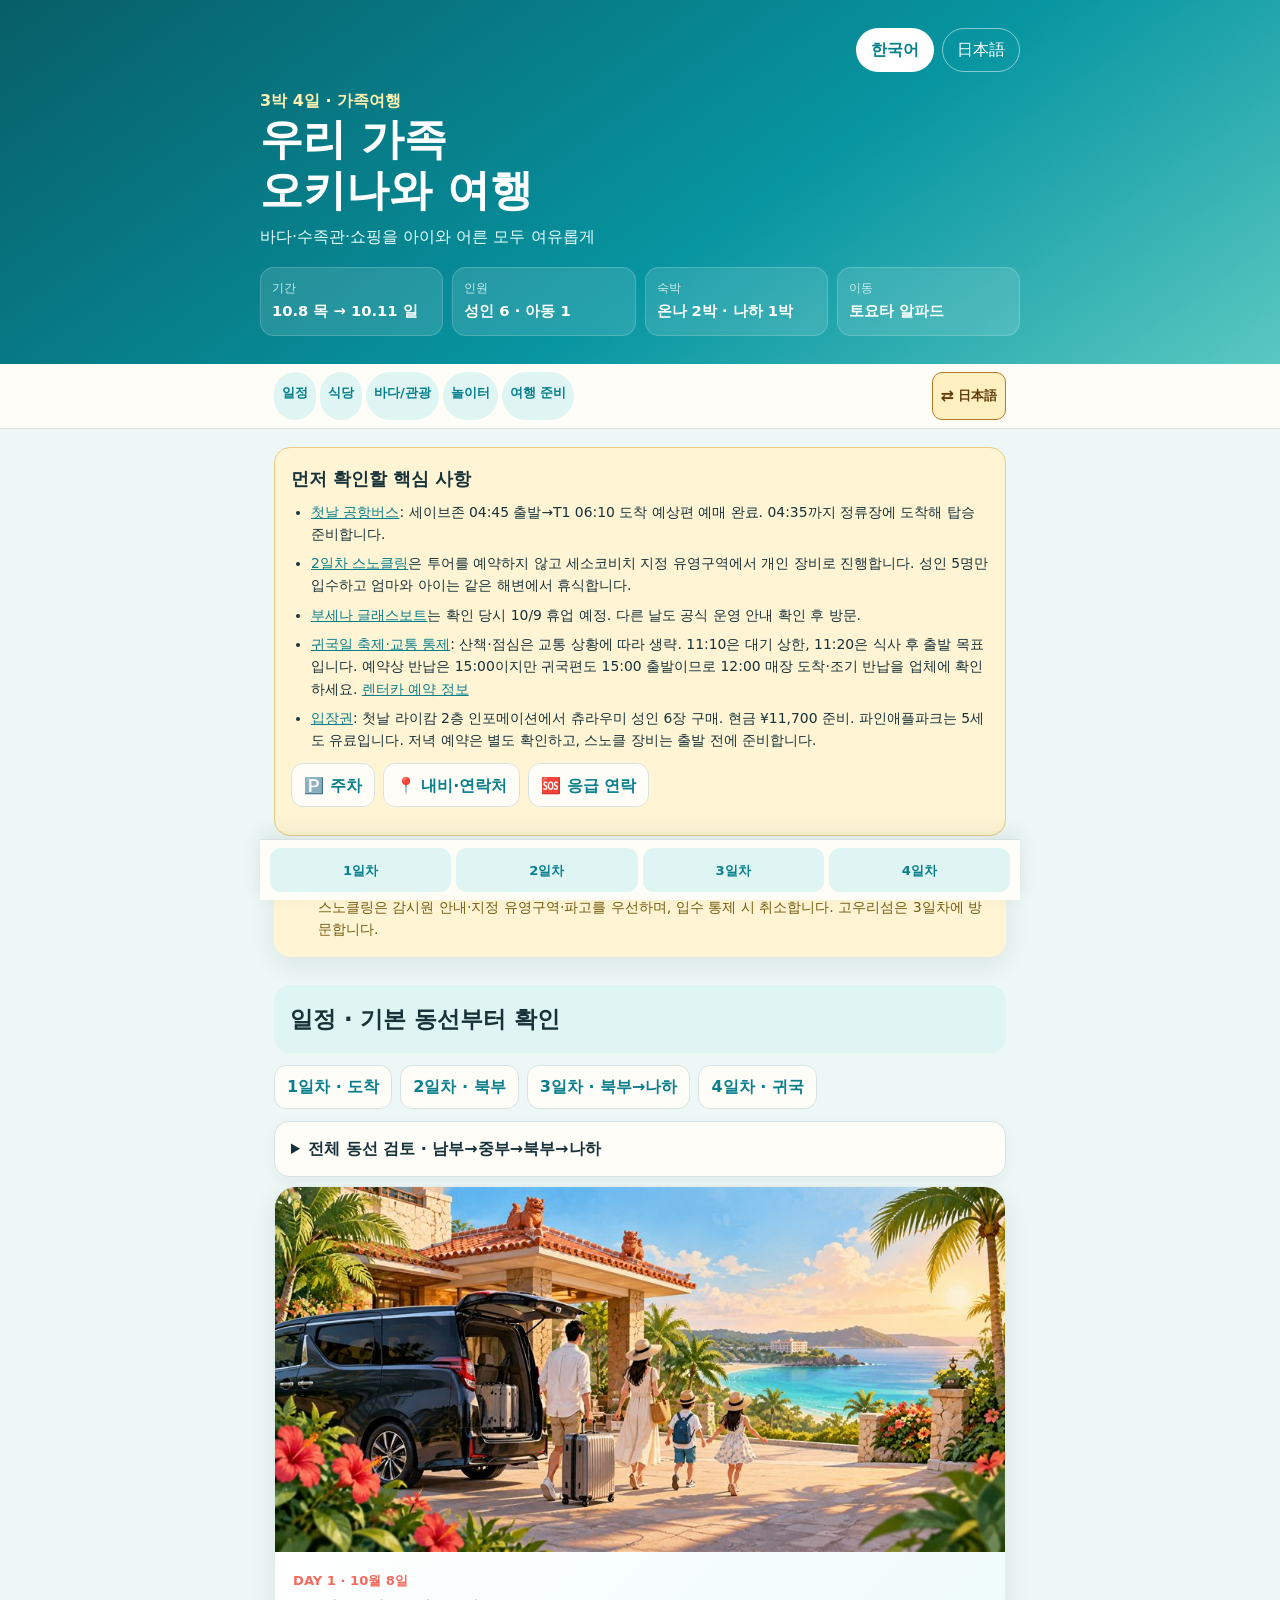
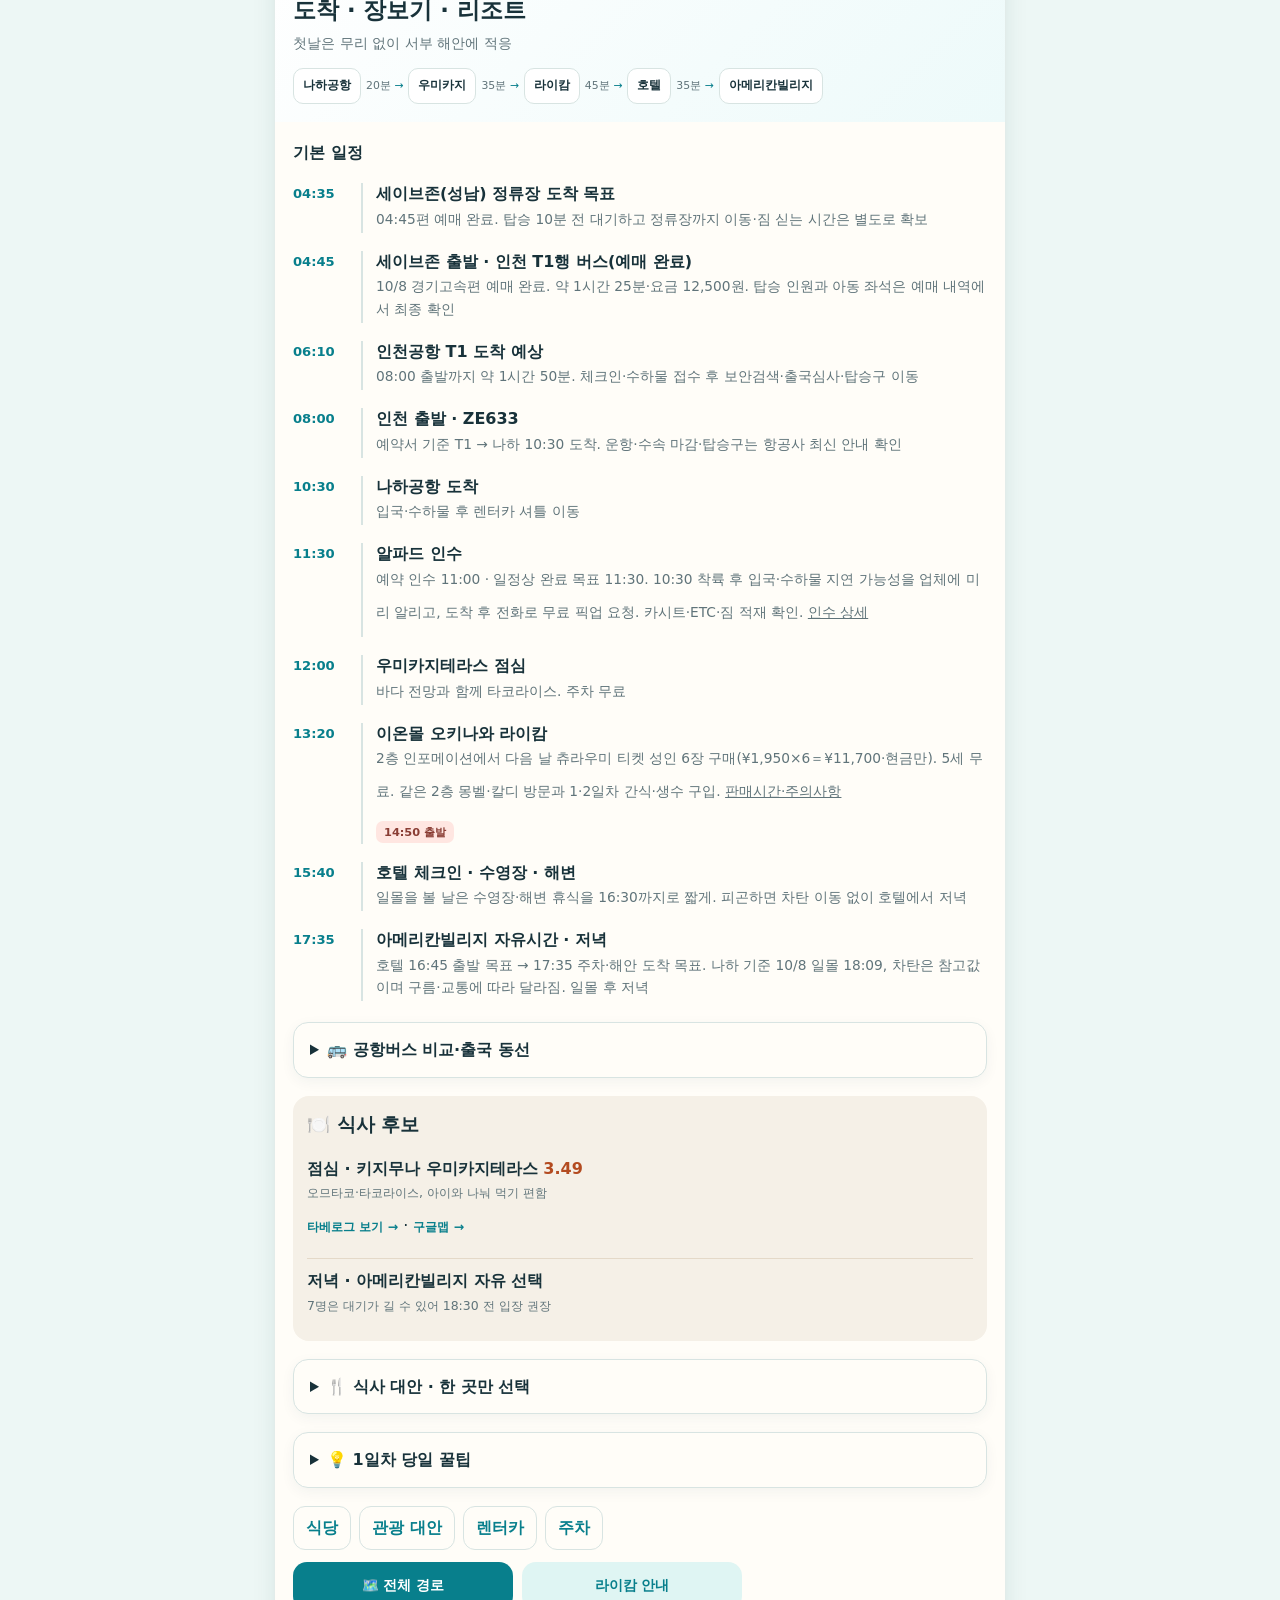
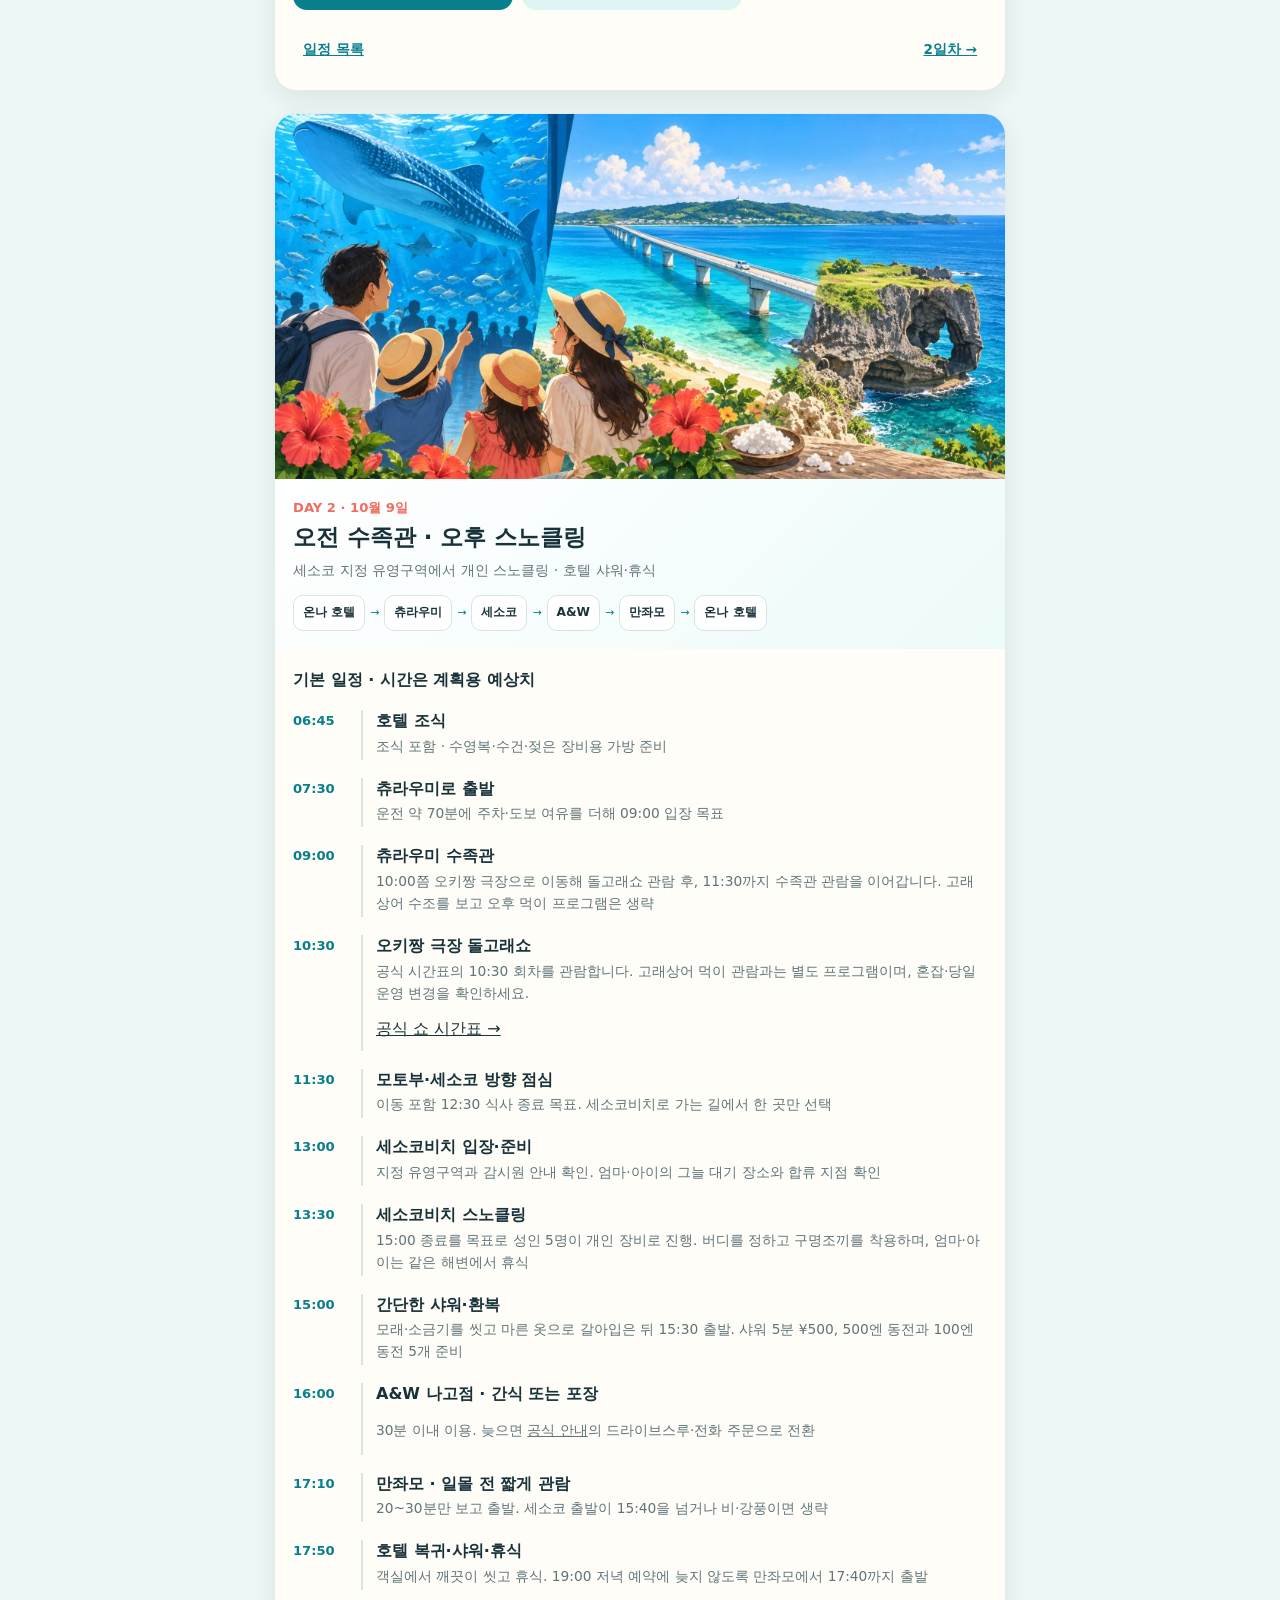
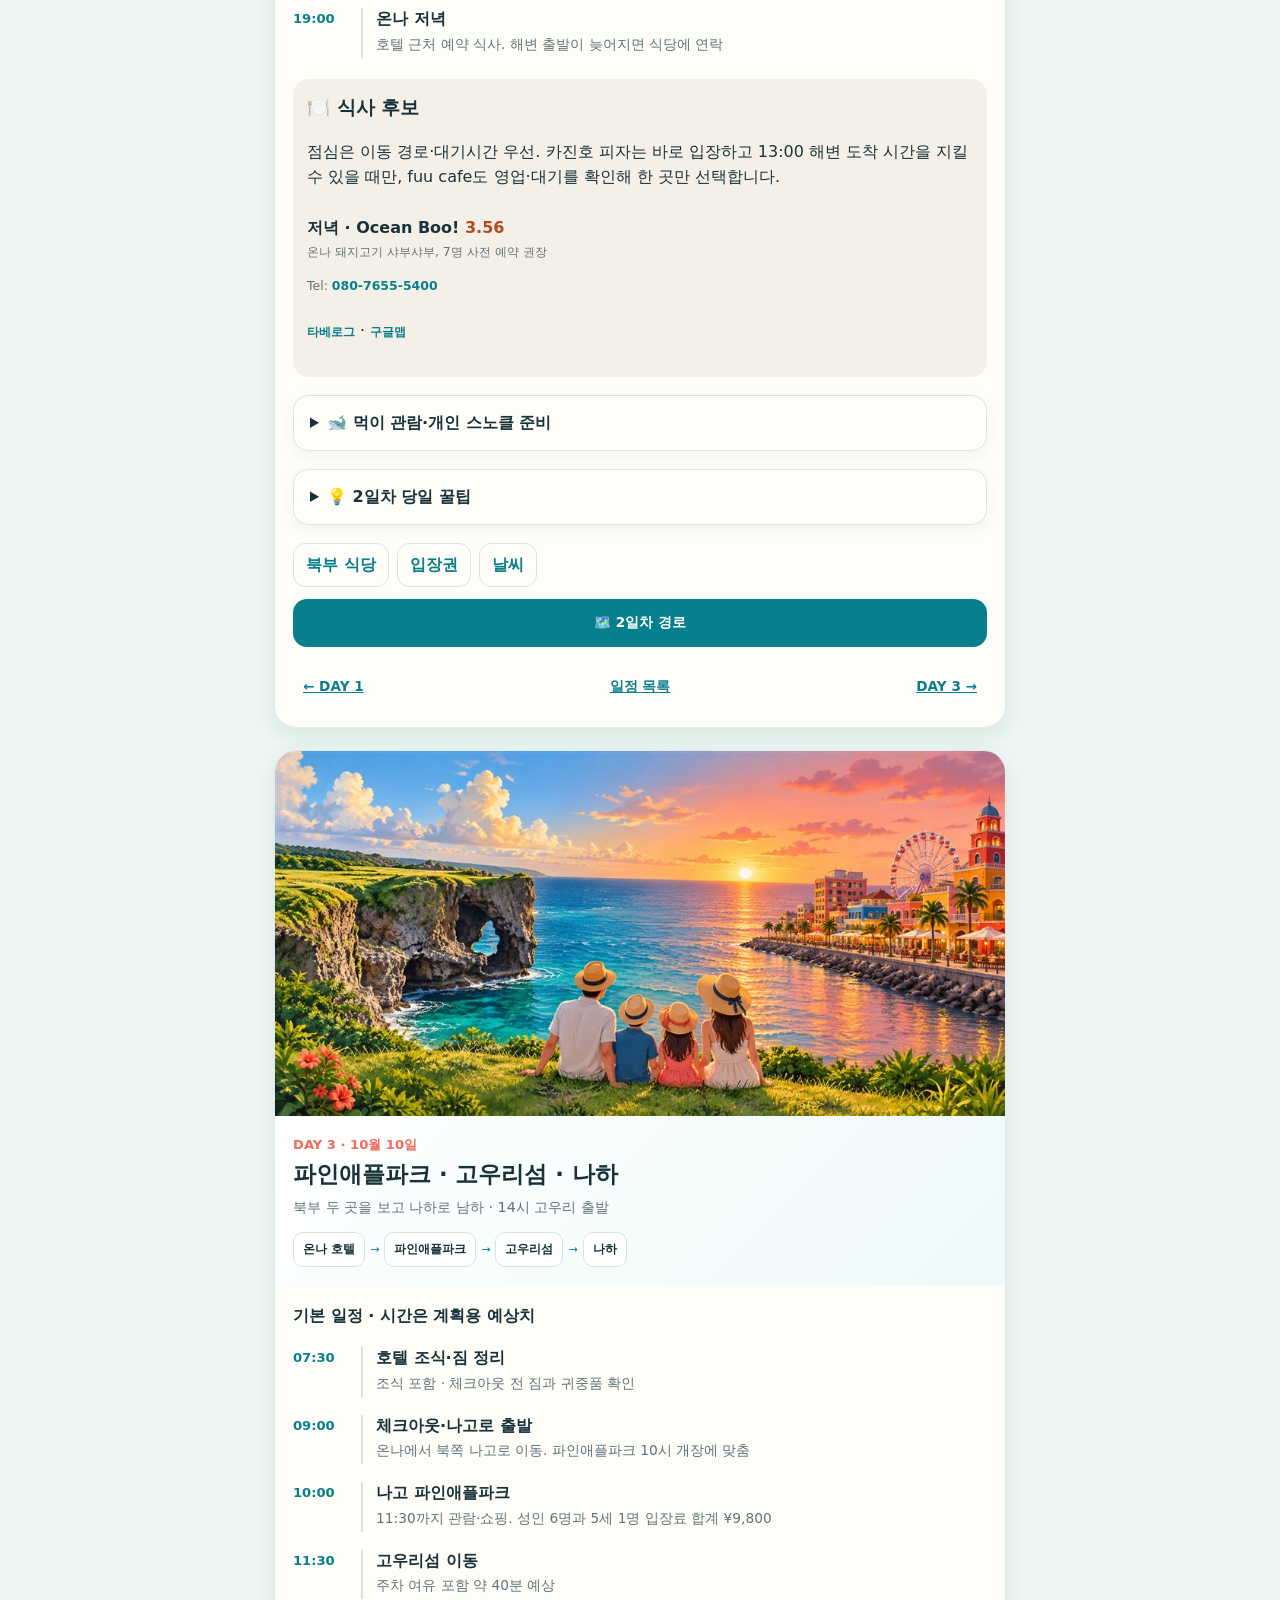
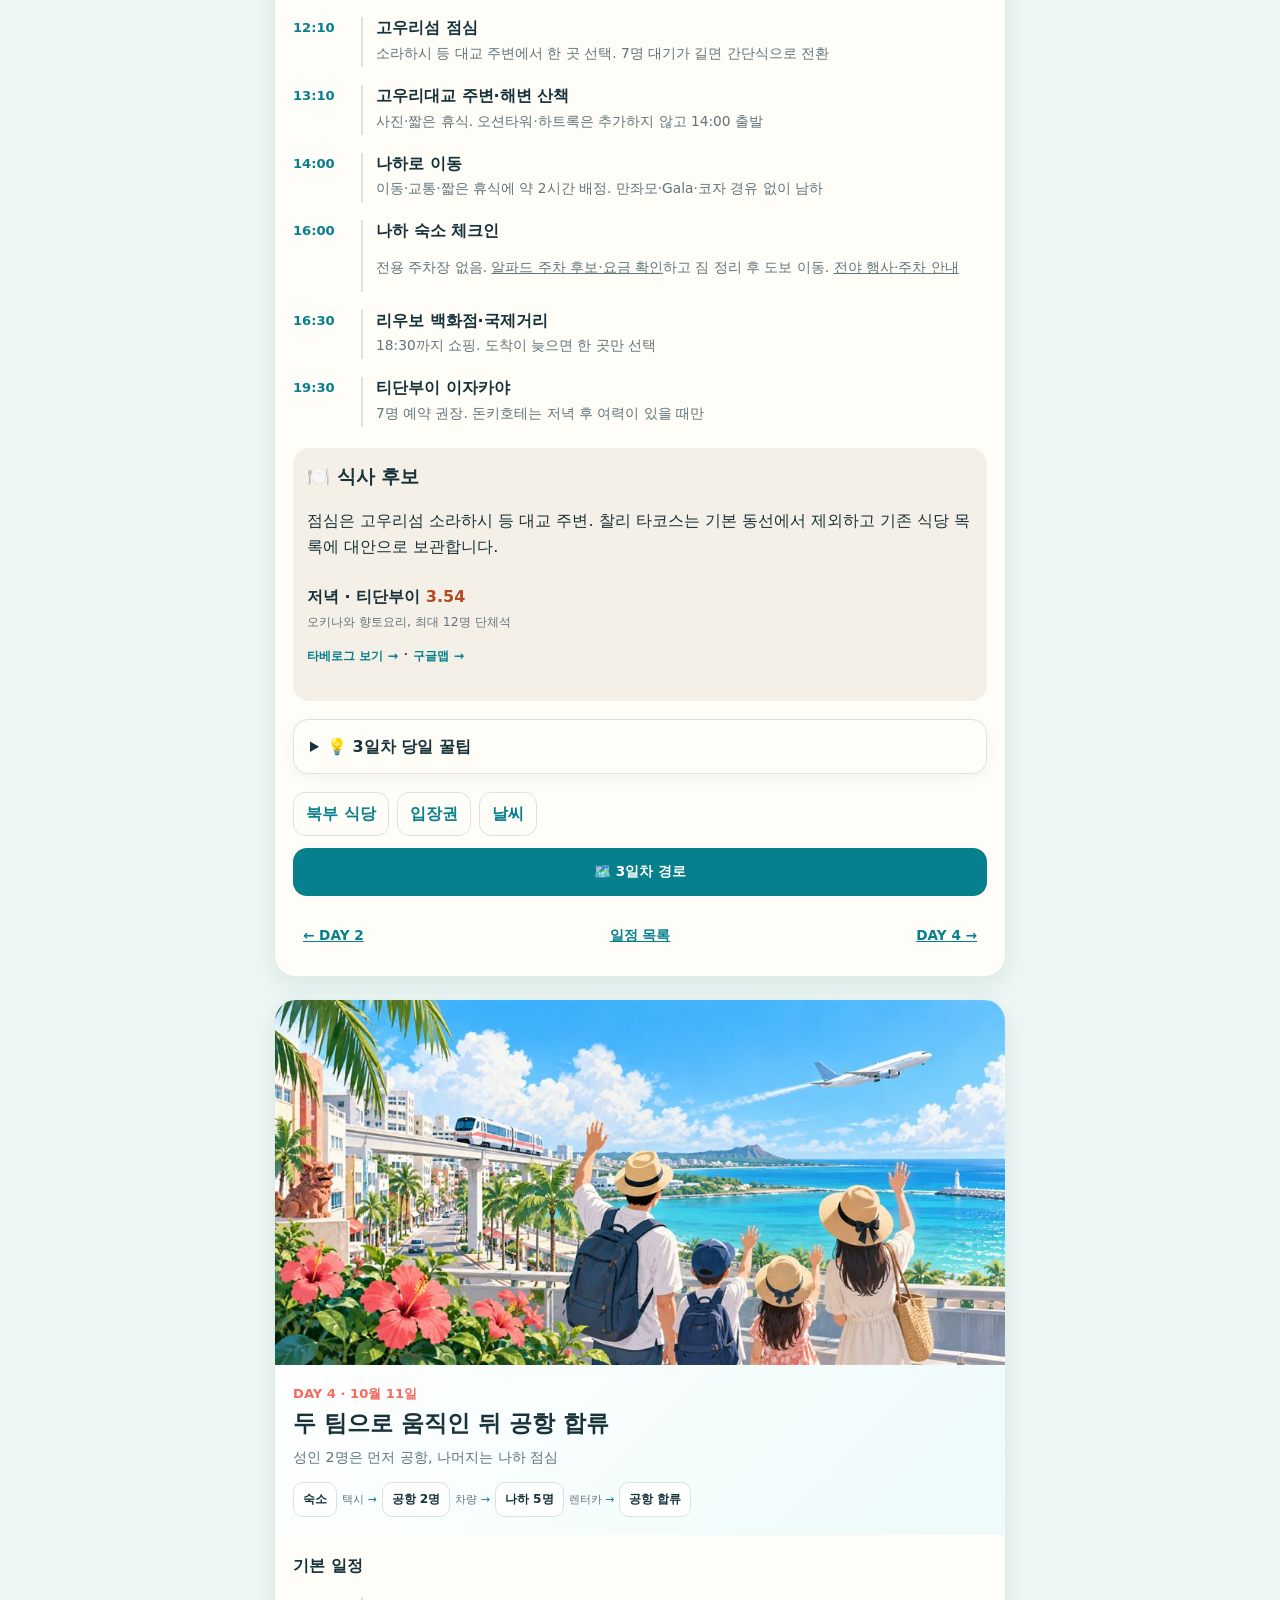
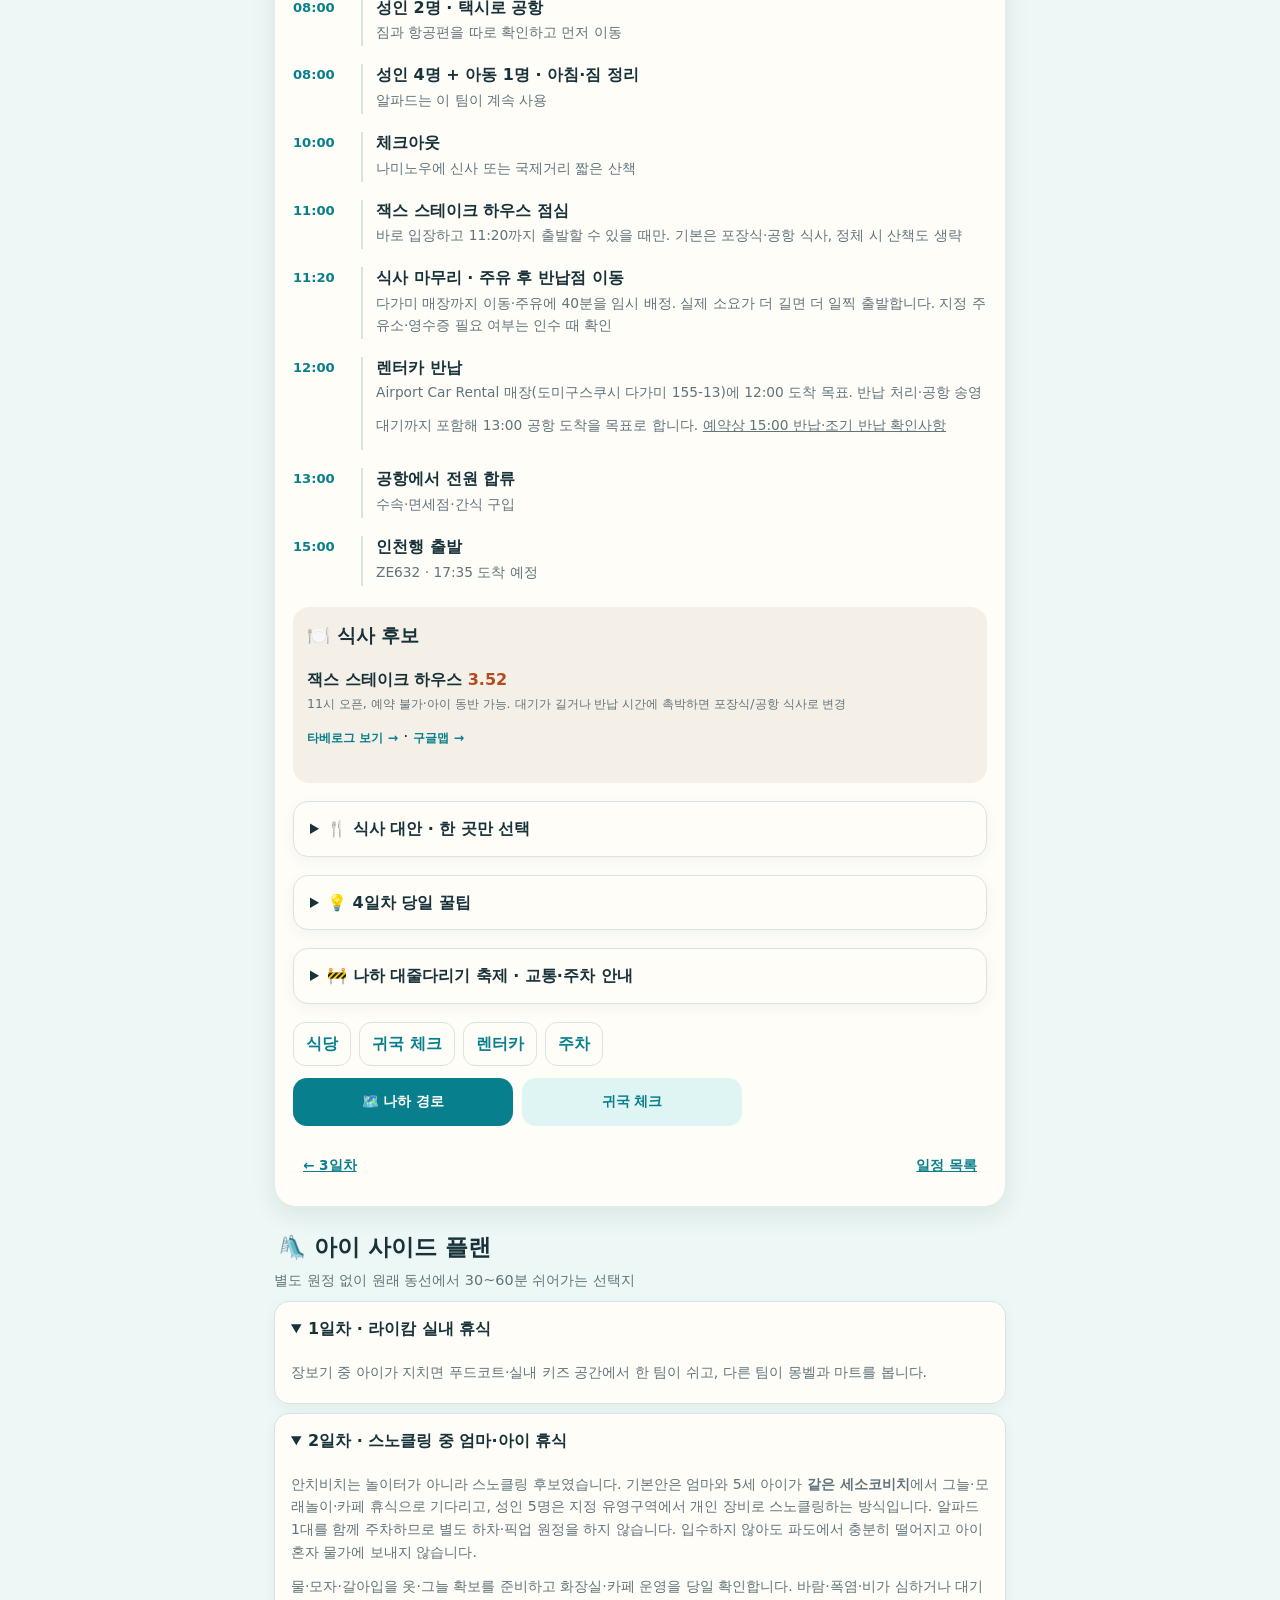
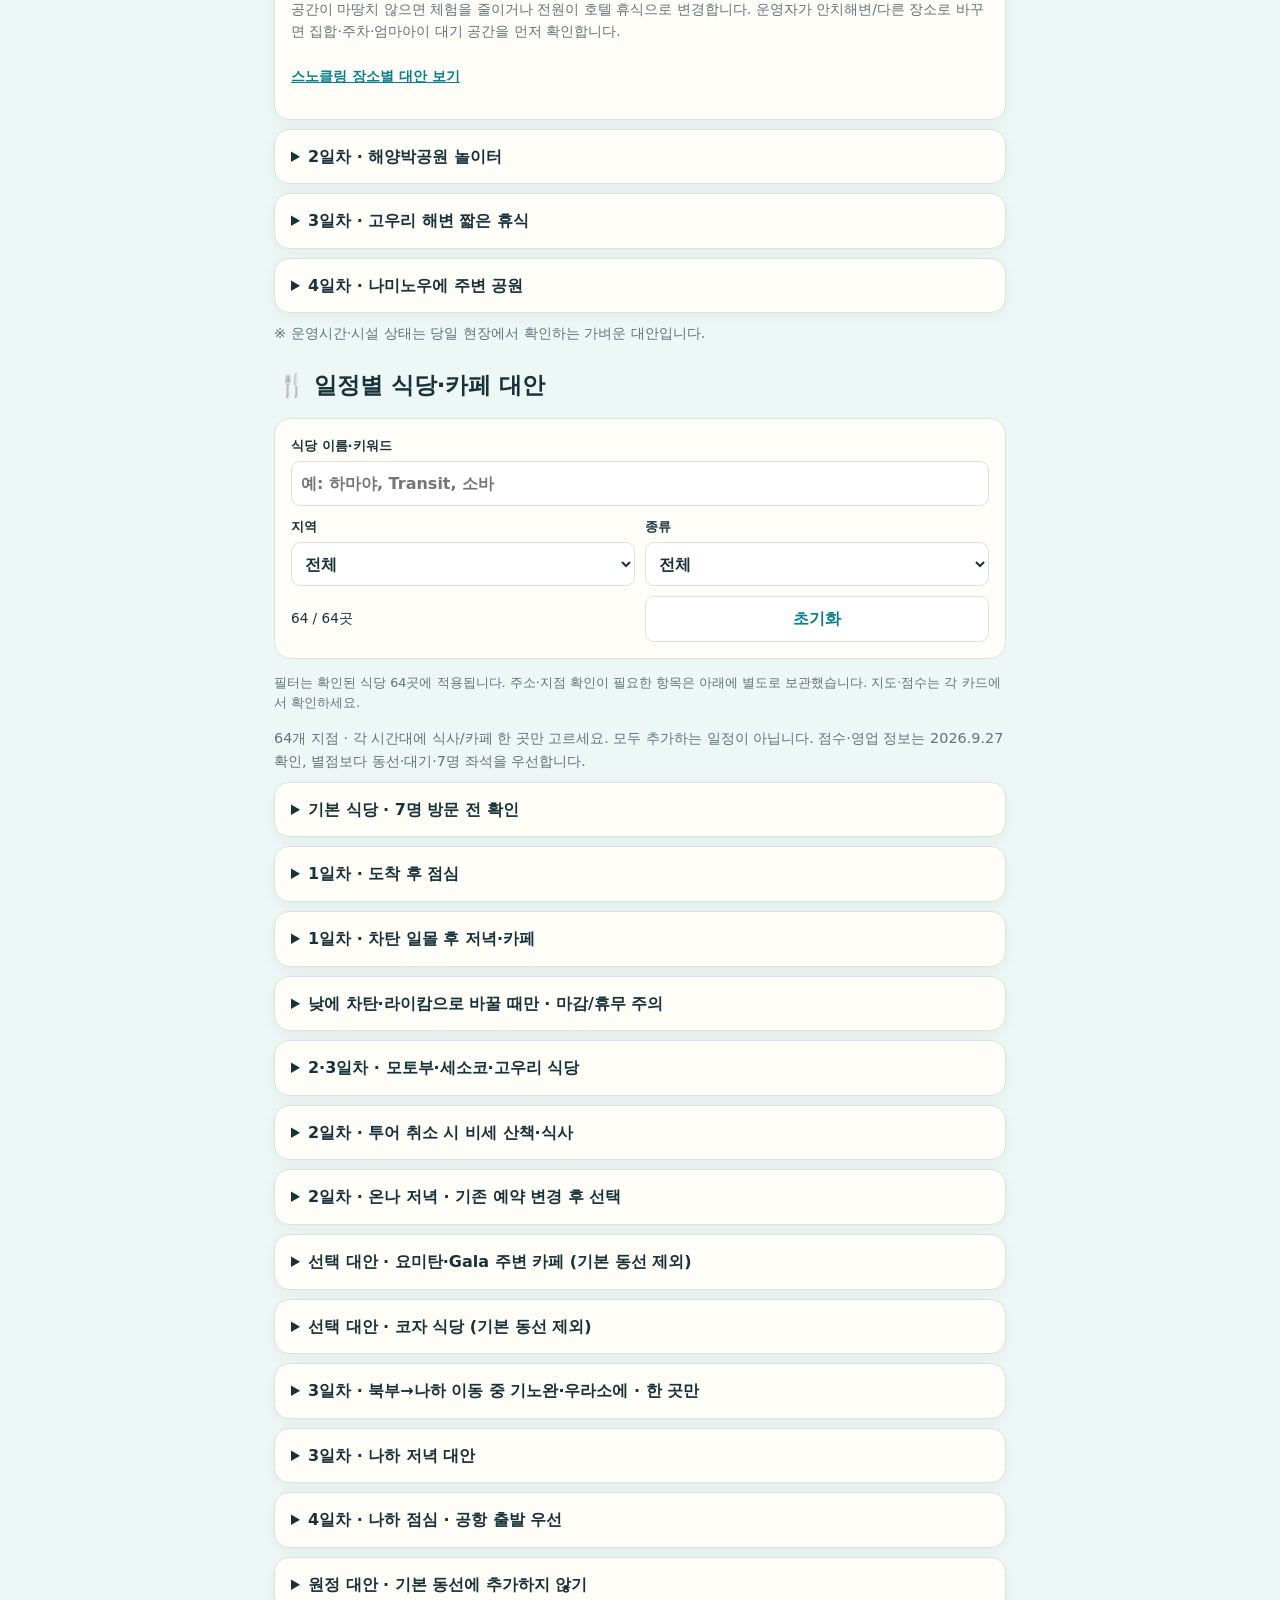
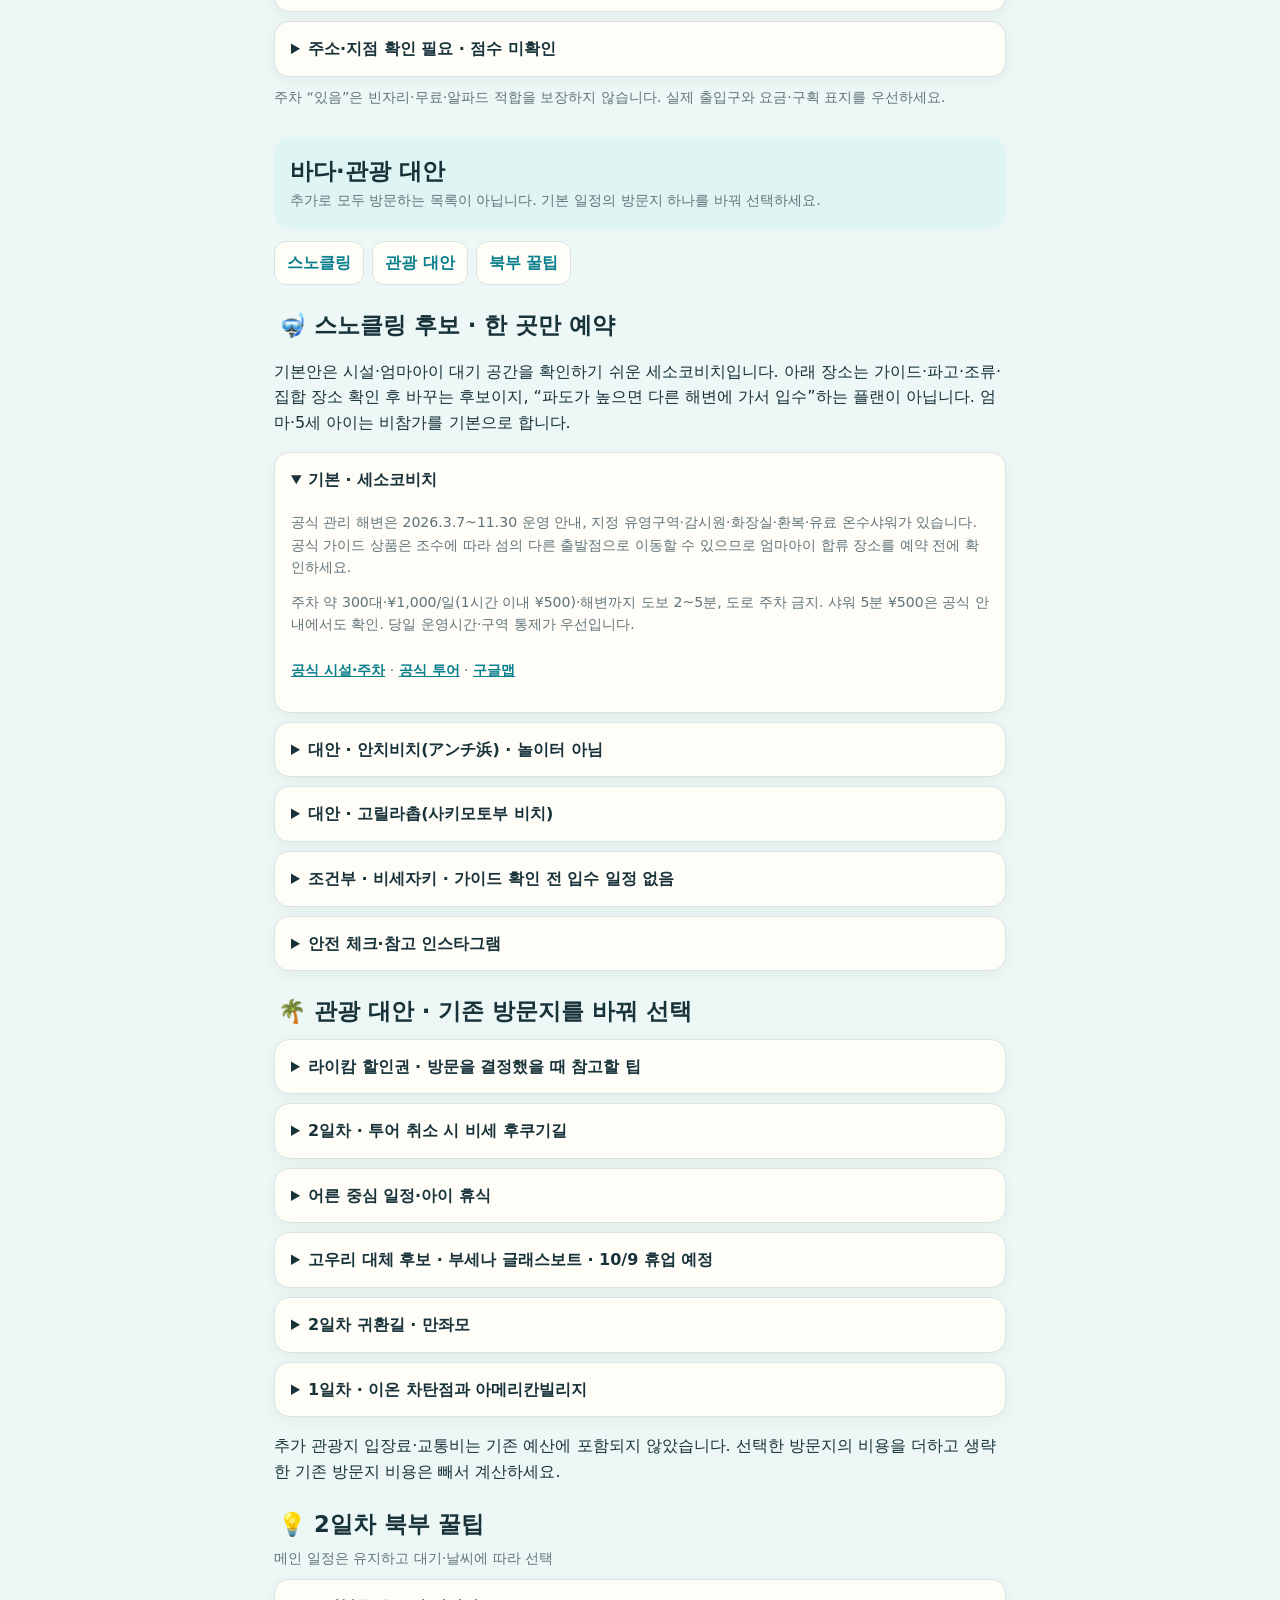
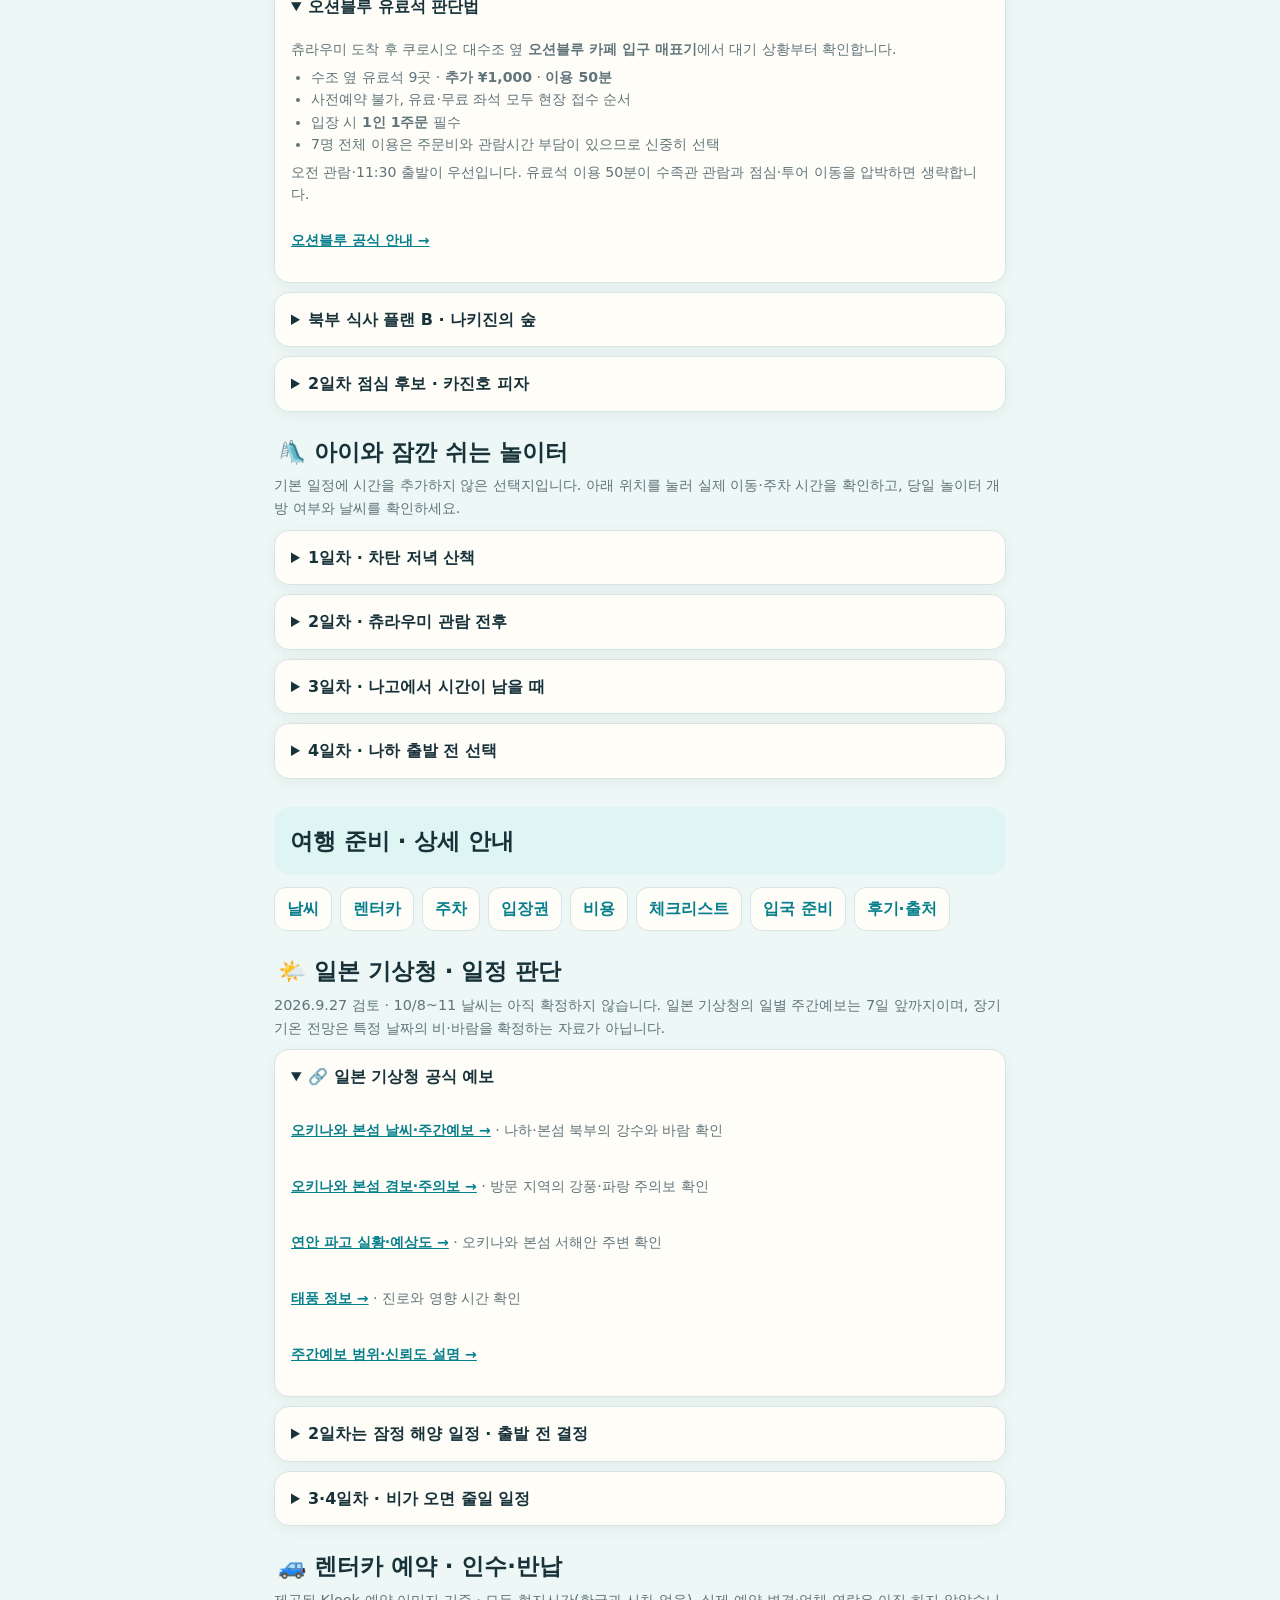
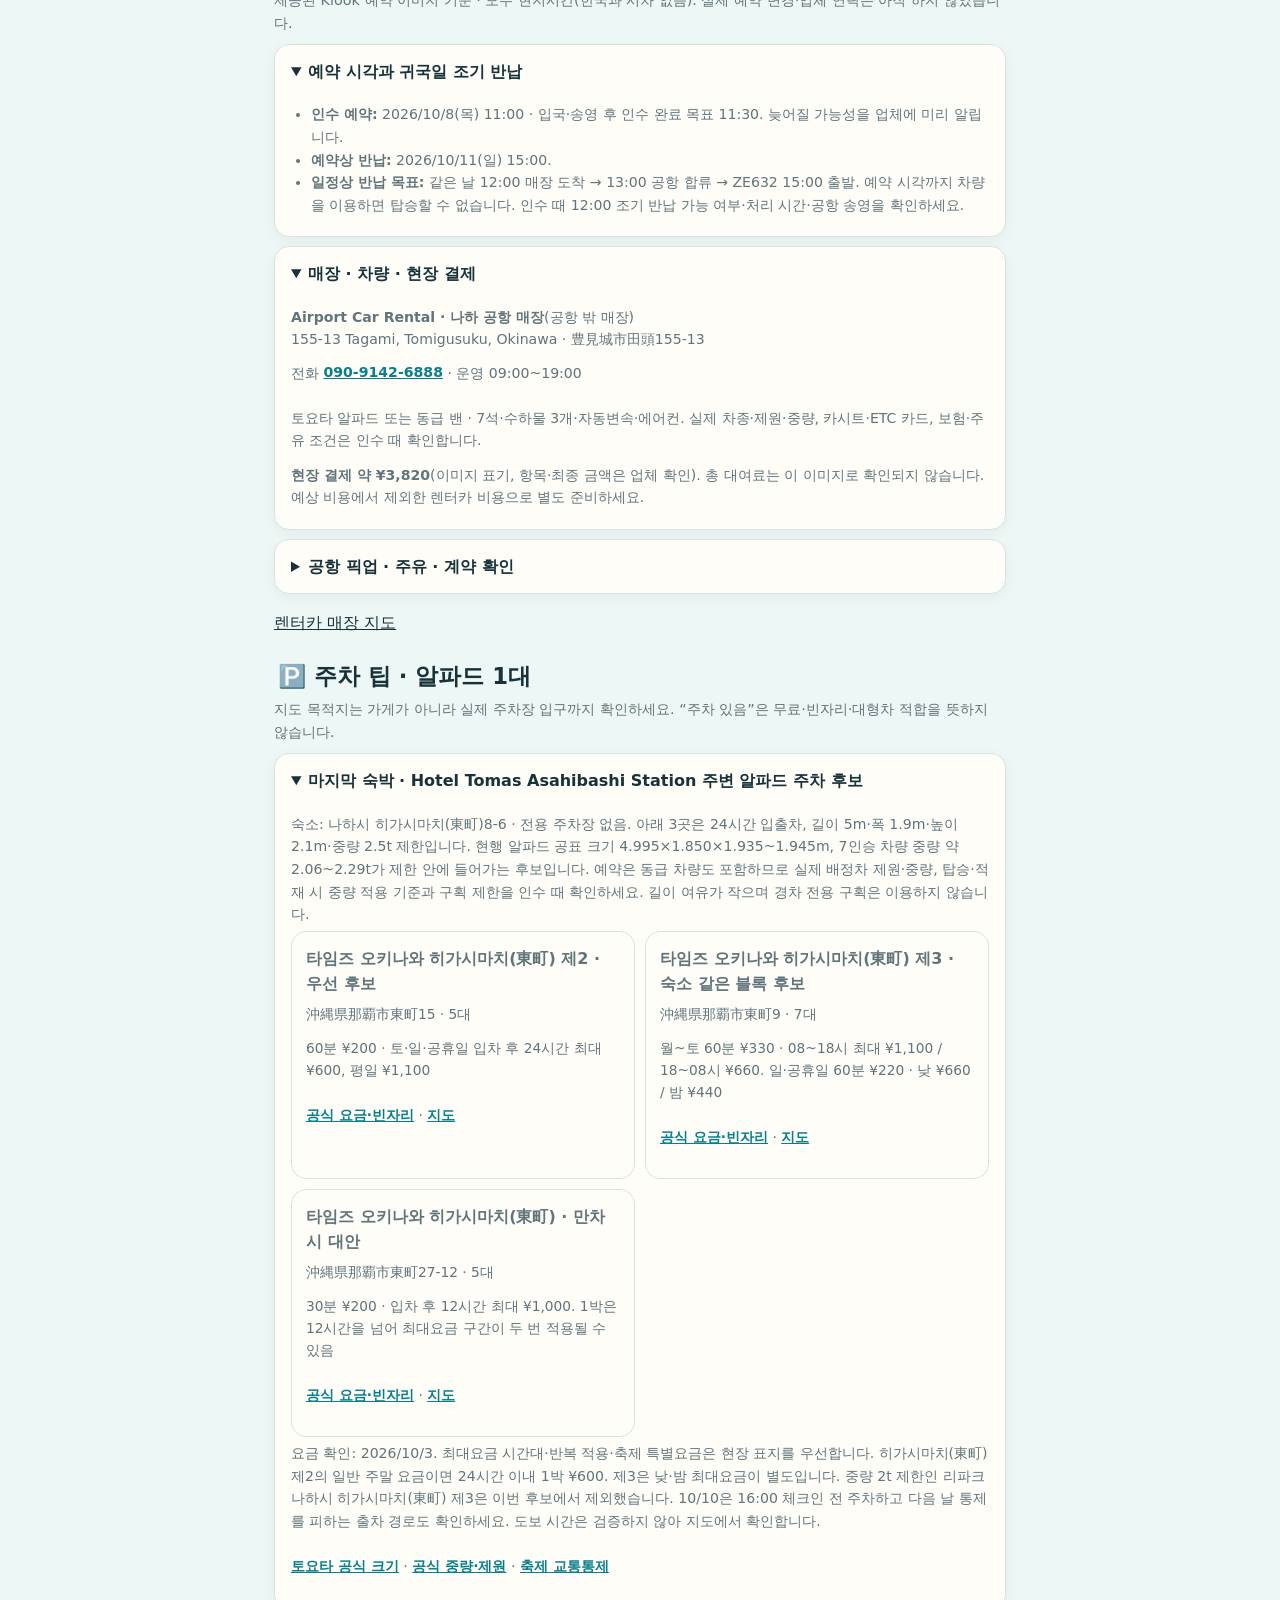
<file: index.html>
<!doctype html>
<html lang="ko"><head><meta charset="utf-8"><meta name="viewport" content="width=device-width,initial-scale=1,viewport-fit=cover"><meta name="theme-color" content="#087f8c"><link rel="manifest" href="./site.webmanifest">
<title>우리 가족 오키나와 여행</title>
<link rel="stylesheet" href="assets/trip.css"><link rel="alternate" hreflang="ko" href="./index.html"><link rel="alternate" hreflang="ja" href="./ja.html"></head><body>
<header class="hero"><div><nav class="language-switch" aria-label="언어 선택"><a href="./index.html" lang="ko" hreflang="ko" aria-current="page">한국어</a><a href="./ja.html" lang="ja" hreflang="ja">日本語</a></nav><p class="eyebrow">3박 4일 · 가족여행</p><h1>우리 가족<br>오키나와 여행</h1><p class="hero-copy">바다·수족관·쇼핑을 아이와 어른 모두 여유롭게</p><div class="facts"><div class="fact"><span>기간</span><strong>10.8 목 → 10.11 일</strong></div><div class="fact"><span>인원</span><strong>성인 6 · 아동 1</strong></div><div class="fact"><span>숙박</span><strong>온나 2박 · 나하 1박</strong></div><div class="fact"><span>이동</span><strong>토요타 알파드</strong></div></div></div></header>
<nav class="day-nav" aria-label="주 메뉴"><a href="#itinerary">일정</a><a href="#food-options">식당</a><a href="#sea-options">바다/관광</a><a href="#playgrounds">놀이터</a><a href="#travel-prep">여행 준비</a><a class="nav-language" href="./ja.html" lang="ja" hreflang="ja" aria-label="일본어로 전환">日本語</a></nav><main><section class="key-checks" id="key-checks"><h2>먼저 확인할 핵심 사항</h2><ul><li><a href="#day1">첫날 공항버스</a>: 세이브존 04:45 출발→T1 06:10 도착 예상편 예매 완료. 04:35까지 정류장에 도착해 탑승 준비합니다.</li><li><a href="#day2">2일차 스노클링</a>은 투어를 예약하지 않고 세소코비치 지정 유영구역에서 개인 장비로 진행합니다. 성인 5명만 입수하고 엄마와 아이는 같은 해변에서 휴식합니다.</li><li><a href="#nearby-options">부세나 글래스보트</a>는 확인 당시 10/9 휴업 예정. 다른 날도 공식 운영 안내 확인 후 방문.</li><li><a href="#festival">귀국일 축제·교통 통제</a>: 산책·점심은 교통 상황에 따라 생략. 11:10은 대기 상한, 11:20은 식사 후 출발 목표입니다. 예약상 반납은 15:00이지만 귀국편도 15:00 출발이므로 12:00 매장 도착·조기 반납을 업체에 확인하세요. <a href="#rental-info">렌터카 예약 정보</a></li><li><a href="#ticket-tips">입장권</a>: 첫날 라이캄 2층 인포메이션에서 츄라우미 성인 6장 구매. 현금 ¥11,700 준비. 파인애플파크는 5세도 유료입니다. 저녁 예약은 별도 확인하고, 스노클 장비는 출발 전에 준비합니다.</li></ul><nav class="jump-links" aria-label="현장에서 바로 찾기"><a href="#parking-tips">🅿️ 주차</a><a href="#navigation-contacts">📍 내비·연락처</a><a href="#emergency-contacts">🆘 응급 연락</a></nav></section><aside class="notice"><span>🌦️</span><div><b>날씨와 아이 컨디션이 우선</b><p>스노클링은 감시원 안내·지정 유영구역·파고를 우선하며, 입수 통제 시 취소합니다. 고우리섬은 3일차에 방문합니다.</p></div></aside><div class="section-intro" id="itinerary"><h2>일정 · 기본 동선부터 확인</h2></div><nav class="jump-links" aria-label="관련 상세 안내"><a href="#day1">1일차 · 도착</a><a href="#day2">2일차 · 북부</a><a href="#day3">3일차 · 북부→나하</a><a href="#day4">4일차 · 귀국</a></nav><details><summary>전체 동선 검토 · 남부→중부→북부→나하</summary><div class="detail"><p>공항·우미카지(남부) → 라이캄·차탄(중부) → 온나 숙박과 북부 관광 → 나하 순서입니다. 온나도 지역 구분상 북부입니다.</p><p>1일차에는 호텔에서 차탄을 왕복하고, 2일차에는 츄라우미·세소코에서 온나로 돌아옵니다. 3일차에 나고·고우리로 다시 북상합니다.</p><p>온나 2박과 물놀이 후 객실 샤워·휴식을 우선한 동선입니다. 3일차 고우리 이후에는 만좌모·Gala·코자에 들르지 않고 나하로 갑니다. 이동시간은 교통·주차에 따라 달라집니다.</p></div></details><section class="day" id="day1"><img class="day-image" src="assets/day-1.jpg" alt="오키나와 리조트에 도착하는 가족 여행 그림" width="960" height="480" loading="lazy"><div class="day-head"><p class="day-kicker">DAY 1 · 10월 8일</p><h2>도착 · 장보기 · 리조트</h2><p class="day-summary">첫날은 무리 없이 서부 해안에 적응</p><div class="route"><span class="place">나하공항</span><span class="drive">20분</span><span class="place">우미카지</span><span class="drive">35분</span><span class="place">라이캄</span><span class="drive">45분</span><span class="place">호텔</span><span class="drive">35분</span><span class="place">아메리칸빌리지</span></div></div><h3 class="timeline-heading">기본 일정</h3><ol class="timeline"><li class="slot"><time class="time">04:35</time><div class="event"><strong>세이브존(성남) 정류장 도착 목표</strong><p>04:45편 예매 완료. 탑승 10분 전 대기하고 정류장까지 이동·짐 싣는 시간은 별도로 확보</p></div></li><li class="slot"><time class="time">04:45</time><div class="event"><strong>세이브존 출발 · 인천 T1행 버스(예매 완료)</strong><p>10/8 경기고속편 예매 완료. 약 1시간 25분·요금 12,500원. 탑승 인원과 아동 좌석은 예매 내역에서 최종 확인</p></div></li><li class="slot"><time class="time">06:10</time><div class="event"><strong>인천공항 T1 도착 예상</strong><p>08:00 출발까지 약 1시간 50분. 체크인·수하물 접수 후 보안검색·출국심사·탑승구 이동</p></div></li><li class="slot"><time class="time">08:00</time><div class="event"><strong>인천 출발 · ZE633</strong><p>예약서 기준 T1 → 나하 10:30 도착. 운항·수속 마감·탑승구는 항공사 최신 안내 확인</p></div></li>
<li class="slot"><time class="time">10:30</time><div class="event"><strong>나하공항 도착</strong><p>입국·수하물 후 렌터카 셔틀 이동</p></div></li><li class="slot"><time class="time">11:30</time><div class="event"><strong>알파드 인수</strong><p>예약 인수 11:00 · 일정상 완료 목표 11:30. 10:30 착륙 후 입국·수하물 지연 가능성을 업체에 미리 알리고, 도착 후 전화로 무료 픽업 요청. 카시트·ETC·짐 적재 확인. <a href="#rental-info">인수 상세</a></p></div></li><li class="slot"><time class="time">12:00</time><div class="event"><strong>우미카지테라스 점심</strong><p>바다 전망과 함께 타코라이스. 주차 무료</p></div></li><li class="slot"><time class="time">13:20</time><div class="event"><strong>이온몰 오키나와 라이캄</strong><p>2층 인포메이션에서 다음 날 츄라우미 티켓 성인 6장 구매(¥1,950×6＝¥11,700·현금만). 5세 무료. 같은 2층 몽벨·칼디 방문과 1·2일차 간식·생수 구입. <a href="#rycom-tickets">판매시간·주의사항</a></p><span class="tag">14:50 출발</span></div></li><li class="slot"><time class="time">15:40</time><div class="event"><strong>호텔 체크인 · 수영장 · 해변</strong><p>일몰을 볼 날은 수영장·해변 휴식을 16:30까지로 짧게. 피곤하면 차탄 이동 없이 호텔에서 저녁</p></div></li><li class="slot"><time class="time">17:35</time><div class="event"><strong>아메리칸빌리지 자유시간 · 저녁</strong><p>호텔 16:45 출발 목표 → 17:35 주차·해안 도착 목표. 나하 기준 10/8 일몰 18:09, 차탄은 참고값이며 구름·교통에 따라 달라짐. 일몰 후 저녁</p></div></li></ol>
<details><summary>🚌 공항버스 비교·출국 동선</summary><div class="detail"><p><b>예매 완료: 세이브존 04:45 출발 → T1 06:10 도착 예상</b>(요금 12,500원). 세이브존 정류장까지 이동은 별도입니다.</p><p>더 이른 세이브존 04:25편은 05:50 도착 예상, 표시 요금 12,500원입니다. 포레스티아 서문 05:10편은 06:40 도착 예상, 11,900원입니다.</p><p>04:45편 예매 완료. 출발 전 예매 내역의 탑승 인원·승차 위치를 다시 확인하고 항공사 체크인 마감 시각도 확인하세요. 국내 버스비는 엔화 여행 예산에서 제외합니다.</p></div></details><div class="food"><h3>🍽️ 식사 후보</h3><div class="pick"><strong>점심 · 키지무나 우미카지테라스 <span class="score">3.49</span></strong><p>오므타코·타코라이스, 아이와 나눠 먹기 편함</p><a href="https://tabelog.com/okinawa/A4701/A470103/47016227/" target="_blank" rel="noopener">타베로그 보기 →</a> · <a href="https://www.google.com/maps/search/?api=1&amp;query=%E3%81%8D%E3%81%98%E3%82%80%E3%81%AA%E3%81%81%20%E3%82%A6%E3%83%9F%E3%82%AB%E3%82%B8%E3%83%86%E3%83%A9%E3%82%B9%E5%BA%97%20%E6%B2%96%E7%B8%84%E7%9C%8C%20%E8%B1%8A%E8%A6%8B%E5%9F%8E%E5%B8%82%E7%80%AC%E9%95%B7174-6%20%E3%82%A6%E3%83%9F%E3%82%AB%E3%82%B8%E3%83%86%E3%83%A9%E3%82%B9" target="_blank" rel="noopener">구글맵 →</a></div><div class="pick"><strong>저녁 · 아메리칸빌리지 자유 선택</strong><p>7명은 대기가 길 수 있어 18:30 전 입장 권장</p></div></div><details><summary>🍴 식사 대안 · 한 곳만 선택</summary><div class="detail"><p>일몰 후 저녁은 HAN’S·돈카츠타로·KISEKI·MEXICO 중 한 곳, 커피는 지바고 로스터리 또는 샌프란시스코 중 한 곳만. Transit은 미야기 해안으로 장소를 바꿀 때 선택합니다. 하마야·King Side는 낮 영업이라 현재 일몰 후 일정에 넣지 않습니다.</p><p><a href="#food-d1evening">점수·구글맵·주차 상세 보기 →</a></p></div></details><details><summary>💡 1일차 당일 꿀팁</summary><div class="detail"><ul><li>우미카지테라스는 섬 내 무료주차장을 이용하고 식당별 영업시간은 입장 전에 확인합니다.</li><li>라이캄 주차는 무료이며 <b>몽벨은 2층</b>입니다. 칼디도 2층이며, 마트는 몰 안내에서 층을 확인한 뒤 팀을 나누면 빠릅니다.</li><li>리잔 도착 시 로비에서 짐과 가족을 먼저 내리고 주차하며, 발급받은 주차권은 연박 동안 보관합니다.</li><li>아메리칸빌리지는 <b>차탄초 공영주차장</b>(미하마 공공주차장 무료)을 후보로, 만차면 피셔리나 공공주차장(2시간 무료·하루 최대 ¥400 안내)을 확인합니다. 각 구획 표지를 우선하고 쇼핑몰 주차로 외부 관광만 하지 않습니다。</li><li>일몰을 보려면 호텔 16:45 출발·해안 17:35 도착을 목표로 주차 여유를 둡니다. 10/8 일몰 18:09는 나하 기준 참고값이며 차탄·날씨에 따라 차이가 있습니다. <a href="https://eco.mtk.nao.ac.jp/koyomi/dni/2026/s4810.html" target="_blank" rel="noopener">국립천문대 일몰표</a></li><li><a href="https://map.kaldi.co.jp/kaldi/detailMap?%3Baccmd=0&amp;account=kaldi&amp;adr=47&amp;bid=379&amp;pgret=2" target="_blank" rel="noopener">칼디 라이캄점 공식 안내 · 2층</a></li></ul><p><a href="https://blog.naver.com/barond1231/224398605699" target="_blank" rel="noopener">개인 후기 · 우미카지 2026.9.2 →</a> · <a href="https://blog.naver.com/alstjsdl0831/224384374365" target="_blank" rel="noopener">라이캄 2026.8.20 →</a> · <a href="https://blog.naver.com/joyandjenny/224422004364" target="_blank" rel="noopener">주차 2026.9.24 →</a></p></div></details><nav class="jump-links day-links" aria-label="관련 상세 안내"><a href="#food-d1evening">식당</a><a href="#nearby-options">관광 대안</a><a href="#rental-info">렌터카</a><a href="#parking-tips">주차</a></nav><div class="actions"><a class="action" href="https://www.google.com/maps/dir/?api=1&origin=Naha+Airport&destination=Rizzan+Sea-Park+Hotel+Tancha+Bay&waypoints=Umikaji+Terrace%7CAEON+MALL+Okinawa+Rycom%7CRizzan+Sea-Park+Hotel+Tancha+Bay%7CAmerican+Village+Okinawa&travelmode=driving" target="_blank" rel="noopener">🗺️ 전체 경로</a><a class="action secondary" href="https://kr.aeonmall.global/mall/okinawarycom" target="_blank" rel="noopener">라이캄 안내</a></div><nav class="day-pager" aria-label="날짜 이동"><a href="#itinerary">일정 목록</a><a href="#day2">2일차 →</a></nav></section><section class="day" id="day2"><img class="day-image" src="assets/day-2-v2.jpg" alt="오키나와 바다와 수족관 여행 이미지" width="960" height="480" loading="lazy"><div class="day-head"><p class="day-kicker">DAY 2 · 10월 9일</p><h2>오전 수족관 · 오후 스노클링</h2><p class="day-summary">세소코 지정 유영구역에서 개인 스노클링 · 호텔 샤워·휴식</p><div class="route"><span class="place">온나 호텔</span><span class="drive"></span><span class="place">츄라우미</span><span class="drive"></span><span class="place">세소코</span><span class="drive"></span><span class="place">A&amp;W</span><span class="drive"></span><span class="place">만좌모</span><span class="drive"></span><span class="place">온나 호텔</span></div></div><h3 class="timeline-heading">기본 일정 · 시간은 계획용 예상치</h3><ol class="timeline"><li class="slot"><time class="time">06:45</time><div class="event"><strong>호텔 조식</strong><p>조식 포함 · 수영복·수건·젖은 장비용 가방 준비</p></div></li><li class="slot"><time class="time">07:30</time><div class="event"><strong>츄라우미로 출발</strong><p>운전 약 70분에 주차·도보 여유를 더해 09:00 입장 목표</p></div></li><li class="slot"><time class="time">09:00</time><div class="event"><strong>츄라우미 수족관</strong><p>10:00쯤 오키짱 극장으로 이동해 돌고래쇼 관람 후, 11:30까지 수족관 관람을 이어갑니다. 고래상어 수조를 보고 오후 먹이 프로그램은 생략</p></div></li><li class="slot"><time class="time">10:30</time><div class="event"><strong>오키짱 극장 돌고래쇼</strong><p>공식 시간표의 10:30 회차를 관람합니다. 고래상어 먹이 관람과는 별도 프로그램이며, 혼잡·당일 운영 변경을 확인하세요.</p><a href="https://oki-park.jp/kaiyohaku/inst/77/129" target="_blank" rel="noopener">공식 쇼 시간표 →</a></div></li><li class="slot"><time class="time">11:30</time><div class="event"><strong>모토부·세소코 방향 점심</strong><p>이동 포함 12:30 식사 종료 목표. 세소코비치로 가는 길에서 한 곳만 선택</p></div></li><li class="slot"><time class="time">13:00</time><div class="event"><strong>세소코비치 입장·준비</strong><p>지정 유영구역과 감시원 안내 확인. 엄마·아이의 그늘 대기 장소와 합류 지점 확인</p></div></li><li class="slot"><time class="time">13:30</time><div class="event"><strong>세소코비치 스노클링</strong><p>15:00 종료를 목표로 성인 5명이 개인 장비로 진행. 버디를 정하고 구명조끼를 착용하며, 엄마·아이는 같은 해변에서 휴식</p></div></li><li class="slot"><time class="time">15:00</time><div class="event"><strong>간단한 샤워·환복</strong><p>모래·소금기를 씻고 마른 옷으로 갈아입은 뒤 15:30 출발. 샤워 5분 ¥500, 500엔 동전과 100엔 동전 5개 준비</p></div></li><li class="slot"><time class="time">16:00</time><div class="event"><strong>A&amp;W 나고점 · 간식 또는 포장</strong><p>30분 이내 이용. 늦으면 <a href="https://www.awok.co.jp/shopsearch/nago/" target="_blank" rel="noopener">공식 안내</a>의 드라이브스루·전화 주문으로 전환</p></div></li><li class="slot"><time class="time">17:10</time><div class="event"><strong>만좌모 · 일몰 전 짧게 관람</strong><p>20~30분만 보고 출발. 세소코 출발이 15:40을 넘거나 비·강풍이면 생략</p></div></li><li class="slot"><time class="time">17:50</time><div class="event"><strong>호텔 복귀·샤워·휴식</strong><p>객실에서 깨끗이 씻고 휴식. 19:00 저녁 예약에 늦지 않도록 만좌모에서 17:40까지 출발</p></div></li><li class="slot"><time class="time">19:00</time><div class="event"><strong>온나 저녁</strong><p>호텔 근처 예약 식사. 해변 출발이 늦어지면 식당에 연락</p></div></li></ol><div class="food"><h3>🍽️ 식사 후보</h3><p>점심은 이동 경로·대기시간 우선. 카진호 피자는 바로 입장하고 13:00 해변 도착 시간을 지킬 수 있을 때만, fuu cafe도 영업·대기를 확인해 한 곳만 선택합니다.</p><div class="pick"><strong>저녁 · Ocean Boo! <span class="score">3.56</span></strong><p>온나 돼지고기 샤부샤부, 7명 사전 예약 권장</p><p>Tel: <a href="tel:+818076555400">080-7655-5400</a></p><a href="https://tabelog.com/okinawa/A4703/A470303/47026142/" target="_blank" rel="noopener">타베로그</a> · <a href="https://www.google.com/maps/search/?api=1&amp;query=%E3%81%82%E3%81%90%E3%83%BC%E8%B1%9A%E3%81%97%E3%82%83%E3%81%B6%E3%81%97%E3%82%83%E3%81%B6%E5%B0%82%E9%96%80%E5%BA%97%E3%82%AA%E3%83%BC%E3%82%B7%E3%83%A3%E3%83%B3Boo%EF%BC%81%20%E6%81%A9%E7%B4%8D%E6%9D%91%E5%BA%97%20%E6%B2%96%E7%B8%84%E7%9C%8C%20%E6%81%A9%E7%B4%8D%E6%9D%91%E5%89%8D%E5%85%BC%E4%B9%8580%202F" target="_blank" rel="noopener">구글맵</a></div></div><details><summary>🐋 먹이 관람·개인 스노클 준비</summary><div class="detail"><p><b>오전 관람:</b> 고래상어가 있는 대수조를 봅니다. 09:30 먹이 관람은 만타입니다.</p><p><b>오후 일정:</b> 대수조 먹이 시간은 15:00·17:00입니다. 세소코 체험과 겹쳐 기본 일정에서는 제외합니다.</p><p><b>해변 도착 후 확인:</b> 지정 유영구역·감시원 배치·입수 가능 여부를 확인하고, 엄마·아이의 대기·합류 장소를 정합니다. 먹이 일정은 당일 변경될 수 있습니다.</p><a href="https://churaumi.okinawa/program/aquarium/kuroshio/" target="_blank" rel="noopener">공식 먹이 시간</a> · <a href="https://www.sesokobeach.jp/activity/" target="_blank" rel="noopener">공식 투어</a></div></details><details><summary>💡 2일차 당일 꿀팁</summary><div class="detail"><p>츄라우미 P6·P7 주차·도보 여유를 확보하고 11:30 출발합니다. 점심 대기로 해변 도착이 늦지 않도록 포장식도 고려합니다. 파고가 높거나 시설 미운영 시 스노클링은 취소하고 수족관 관람을 늘리거나 호텔에서 쉽니다.</p><p>공식 안내·개인 후기: <a href="https://blog.naver.com/anne230/224419029221" target="_blank" rel="noopener">세소코 / 瀬底</a> · <a href="https://blog.naver.com/choihj0228/224406523657" target="_blank" rel="noopener">츄라우미 / 美ら海</a> · <a href="https://blog.naver.com/hcolory/224393429461" target="_blank" rel="noopener">입장 / 入場</a> · <a href="https://blog.naver.com/jjjjj5698/224370403322" target="_blank" rel="noopener">세소코 참고 / 瀬底参考</a></p></div></details><nav class="jump-links day-links"><a href="#food-d2north">북부 식당</a><a href="#ticket-tips">입장권</a><a href="#weather">날씨</a></nav><div class="actions"><a class="action" href="https://www.google.com/maps/dir/?api=1&amp;origin=%E3%83%AA%E3%82%B6%E3%83%B3%E3%82%B7%E3%83%BC%E3%83%91%E3%83%BC%E3%82%AF%E3%83%9B%E3%83%86%E3%83%AB%E8%B0%B7%E8%8C%B6%E3%83%99%E3%82%A4%20%E6%B2%96%E7%B8%84%E7%9C%8C%E5%9B%BD%E9%A0%AD%E9%83%A1%E6%81%A9%E7%B4%8D%E6%9D%91%E8%B0%B7%E8%8C%B61496&amp;destination=%E3%83%AA%E3%82%B6%E3%83%B3%E3%82%B7%E3%83%BC%E3%83%91%E3%83%BC%E3%82%AF%E3%83%9B%E3%83%86%E3%83%AB%E8%B0%B7%E8%8C%B6%E3%83%99%E3%82%A4%20%E6%B2%96%E7%B8%84%E7%9C%8C%E5%9B%BD%E9%A0%AD%E9%83%A1%E6%81%A9%E7%B4%8D%E6%9D%91%E8%B0%B7%E8%8C%B61496&amp;waypoints=%E6%B2%96%E7%B8%84%E7%BE%8E%E3%82%89%E6%B5%B7%E6%B0%B4%E6%97%8F%E9%A4%A8%20%E6%B2%96%E7%B8%84%E7%9C%8C%E5%9B%BD%E9%A0%AD%E9%83%A1%E6%9C%AC%E9%83%A8%E7%94%BA%E7%9F%B3%E5%B7%9D424%7C%E7%80%AC%E5%BA%95%E3%83%93%E3%83%BC%E3%83%81%20%E6%B2%96%E7%B8%84%E7%9C%8C%E5%9B%BD%E9%A0%AD%E9%83%A1%E6%9C%AC%E9%83%A8%E7%94%BA%E7%80%AC%E5%BA%955583-1%7CA%26W%E5%90%8D%E8%AD%B7%E5%BA%97%20%E6%B2%96%E7%B8%84%E7%9C%8C%E5%90%8D%E8%AD%B7%E5%B8%82%E6%9D%B1%E6%B1%9F5-16-12%7C%E4%B8%87%E5%BA%A7%E6%AF%9B%20%E6%B2%96%E7%B8%84%E7%9C%8C%E5%9B%BD%E9%A0%AD%E9%83%A1%E6%81%A9%E7%B4%8D%E6%9D%91%E6%81%A9%E7%B4%8D2767&amp;travelmode=driving" target="_blank" rel="noopener">🗺️ 2일차 경로</a></div><nav class="day-pager"><a href="#day1">← DAY 1</a><a href="#itinerary">일정 목록</a><a href="#day3">DAY 3 →</a></nav></section><section class="day" id="day3"><img class="day-image" src="assets/day-3.jpg" alt="오키나와 북부 해안에서 나하로 이동하는 가족 여행 이미지" width="960" height="480" loading="lazy"><div class="day-head"><p class="day-kicker">DAY 3 · 10월 10일</p><h2>파인애플파크 · 고우리섬 · 나하</h2><p class="day-summary">북부 두 곳을 보고 나하로 남하 · 14시 고우리 출발</p><div class="route"><span class="place">온나 호텔</span><span class="drive"></span><span class="place">파인애플파크</span><span class="drive"></span><span class="place">고우리섬</span><span class="drive"></span><span class="place">나하</span></div></div><h3 class="timeline-heading">기본 일정 · 시간은 계획용 예상치</h3><ol class="timeline"><li class="slot"><time class="time">07:30</time><div class="event"><strong>호텔 조식·짐 정리</strong><p>조식 포함 · 체크아웃 전 짐과 귀중품 확인</p></div></li><li class="slot"><time class="time">09:00</time><div class="event"><strong>체크아웃·나고로 출발</strong><p>온나에서 북쪽 나고로 이동. 파인애플파크 10시 개장에 맞춤</p></div></li><li class="slot"><time class="time">10:00</time><div class="event"><strong>나고 파인애플파크</strong><p>11:30까지 관람·쇼핑. 성인 6명과 5세 1명 입장료 합계 ¥9,800</p></div></li><li class="slot"><time class="time">11:30</time><div class="event"><strong>고우리섬 이동</strong><p>주차 여유 포함 약 40분 예상</p></div></li><li class="slot"><time class="time">12:10</time><div class="event"><strong>고우리섬 점심</strong><p>소라하시 등 대교 주변에서 한 곳 선택. 7명 대기가 길면 간단식으로 전환</p></div></li><li class="slot"><time class="time">13:10</time><div class="event"><strong>고우리대교 주변·해변 산책</strong><p>사진·짧은 휴식. 오션타워·하트록은 추가하지 않고 14:00 출발</p></div></li><li class="slot"><time class="time">14:00</time><div class="event"><strong>나하로 이동</strong><p>이동·교통·짧은 휴식에 약 2시간 배정. 만좌모·Gala·코자 경유 없이 남하</p></div></li><li class="slot"><time class="time">16:00</time><div class="event"><strong>나하 숙소 체크인</strong><p>전용 주차장 없음. <a href="#hotel-parking">알파드 주차 후보·요금 확인</a>하고 짐 정리 후 도보 이동. <a href="#festival">전야 행사·주차 안내</a></p></div></li><li class="slot"><time class="time">16:30</time><div class="event"><strong>리우보 백화점·국제거리</strong><p>18:30까지 쇼핑. 도착이 늦으면 한 곳만 선택</p></div></li><li class="slot"><time class="time">19:30</time><div class="event"><strong>티단부이 이자카야</strong><p>7명 예약 권장. 돈키호테는 저녁 후 여력이 있을 때만</p></div></li></ol><div class="food"><h3>🍽️ 식사 후보</h3><p>점심은 고우리섬 소라하시 등 대교 주변. 찰리 타코스는 기본 동선에서 제외하고 기존 식당 목록에 대안으로 보관합니다.</p><div class="pick"><strong>저녁 · 티단부이 <span class="score">3.54</span></strong><p>오키나와 향토요리, 최대 12명 단체석</p><a href="https://tabelog.com/en/okinawa/A4701/A470101/47001102/" target="_blank" rel="noopener">타베로그 보기 →</a> · <a href="https://www.google.com/maps/search/?api=1&amp;query=%E5%B1%85%E9%85%92%E5%B1%8B%20%E3%81%A6%E3%81%83%E3%83%BC%E3%81%A0%E3%82%93%E3%81%B6%E3%81%84%20%E9%82%A3%E8%A6%87%E5%9B%BD%E9%9A%9B%E9%80%9A%E3%82%8A%E5%BA%97%20%E6%B2%96%E7%B8%84%E7%9C%8C%20%E9%82%A3%E8%A6%87%E5%B8%82%E7%89%A7%E5%BF%972-23-20%201F" target="_blank" rel="noopener">구글맵 →</a></div></div><details><summary>💡 3일차 당일 꿀팁</summary><div class="detail"><p>파인애플파크 10:00~18:00(최종 입장 17:30), 무료 주차. 고우리에서는 14:00 출발을 지키고 비·강풍이면 생략 후 나하로 갑니다. 돈키호테 면세 카운터는 4층이라는 후기 참고, 현장 안내와 여권 원본 확인. 아이는 같은 해변에서 보호자와 짧게 쉬고 별도 원정은 하지 않습니다.</p><p>공식 안내·개인 후기: <a href="https://www.nagopine.com/access.html" target="_blank" rel="noopener">공식 운영·요금</a> · <a href="https://www.kourijima.info/access/" target="_blank" rel="noopener">고우리 접근 안내</a> · <a href="https://blog.naver.com/ejsj1004/224382501115" target="_blank" rel="noopener">돈키호테 / ドンキ</a></p></div></details><nav class="jump-links day-links"><a href="#food-d2north">북부 식당</a><a href="#ticket-tips">입장권</a><a href="#weather">날씨</a></nav><div class="actions"><a class="action" href="https://www.google.com/maps/dir/?api=1&amp;origin=%E3%83%AA%E3%82%B6%E3%83%B3%E3%82%B7%E3%83%BC%E3%83%91%E3%83%BC%E3%82%AF%E3%83%9B%E3%83%86%E3%83%AB%E8%B0%B7%E8%8C%B6%E3%83%99%E3%82%A4%20%E6%B2%96%E7%B8%84%E7%9C%8C%E5%9B%BD%E9%A0%AD%E9%83%A1%E6%81%A9%E7%B4%8D%E6%9D%91%E8%B0%B7%E8%8C%B61496&amp;destination=%E3%83%9B%E3%83%86%E3%83%AB%E3%83%88%E3%83%BC%E3%83%9E%E3%82%B9%E6%97%AD%E6%A9%8B%E9%A7%85%20%E6%B2%96%E7%B8%84%E7%9C%8C%E9%82%A3%E8%A6%87%E5%B8%82%E6%9D%B1%E7%94%BA8-6&amp;waypoints=%E3%83%8A%E3%82%B4%E3%83%91%E3%82%A4%E3%83%8A%E3%83%83%E3%83%97%E3%83%AB%E3%83%91%E3%83%BC%E3%82%AF%20%E6%B2%96%E7%B8%84%E7%9C%8C%E5%90%8D%E8%AD%B7%E5%B8%82%E7%82%BA%E5%8F%881195%7C%E5%8F%A4%E5%AE%87%E5%88%A9%E3%83%93%E3%83%BC%E3%83%81%20%E6%B2%96%E7%B8%84%E7%9C%8C%E5%9B%BD%E9%A0%AD%E9%83%A1%E4%BB%8A%E5%B8%B0%E4%BB%81%E6%9D%91%E5%8F%A4%E5%AE%87%E5%88%A9&amp;travelmode=driving" target="_blank" rel="noopener">🗺️ 3일차 경로</a></div><nav class="day-pager"><a href="#day2">← DAY 2</a><a href="#itinerary">일정 목록</a><a href="#day4">DAY 4 →</a></nav></section><section class="day" id="day4"><img class="day-image" src="assets/day-4.jpg" alt="나하 시내와 귀국 비행기가 보이는 여행 그림" width="960" height="480" loading="lazy"><div class="day-head"><p class="day-kicker">DAY 4 · 10월 11일</p><h2>두 팀으로 움직인 뒤 공항 합류</h2><p class="day-summary">성인 2명은 먼저 공항, 나머지는 나하 점심</p><div class="route"><span class="place">숙소</span><span class="drive">택시</span><span class="place">공항 2명</span><span class="drive">차량</span><span class="place">나하 5명</span><span class="drive">렌터카</span><span class="place">공항 합류</span></div></div><h3 class="timeline-heading">기본 일정</h3><ol class="timeline">
<li class="slot"><time class="time">08:00</time><div class="event"><strong>성인 2명 · 택시로 공항</strong><p>짐과 항공편을 따로 확인하고 먼저 이동</p></div></li><li class="slot"><time class="time">08:00</time><div class="event"><strong>성인 4명 + 아동 1명 · 아침·짐 정리</strong><p>알파드는 이 팀이 계속 사용</p></div></li><li class="slot"><time class="time">10:00</time><div class="event"><strong>체크아웃</strong><p>나미노우에 신사 또는 국제거리 짧은 산책</p></div></li><li class="slot"><time class="time">11:00</time><div class="event"><strong>잭스 스테이크 하우스 점심</strong><p>바로 입장하고 11:20까지 출발할 수 있을 때만. 기본은 포장식·공항 식사, 정체 시 산책도 생략</p></div></li><li class="slot"><time class="time">11:20</time><div class="event"><strong>식사 마무리 · 주유 후 반납점 이동</strong><p>다가미 매장까지 이동·주유에 40분을 임시 배정. 실제 소요가 더 길면 더 일찍 출발합니다. 지정 주유소·영수증 필요 여부는 인수 때 확인</p></div></li><li class="slot"><time class="time">12:00</time><div class="event"><strong>렌터카 반납</strong><p>Airport Car Rental 매장(도미구스쿠시 다가미 155-13)에 12:00 도착 목표. 반납 처리·공항 송영 대기까지 포함해 13:00 공항 도착을 목표로 합니다. <a href="#rental-info">예약상 15:00 반납·조기 반납 확인사항</a></p></div></li><li class="slot"><time class="time">13:00</time><div class="event"><strong>공항에서 전원 합류</strong><p>수속·면세점·간식 구입</p></div></li><li class="slot"><time class="time">15:00</time><div class="event"><strong>인천행 출발</strong><p>ZE632 · 17:35 도착 예정</p></div></li></ol>
<div class="food"><h3>🍽️ 식사 후보</h3><div class="pick"><strong>잭스 스테이크 하우스 <span class="score">3.52</span></strong><p>11시 오픈, 예약 불가·아이 동반 가능. 대기가 길거나 반납 시간에 촉박하면 포장식/공항 식사로 변경</p><a href="https://tabelog.com/en/okinawa/A4701/A470101/47000054/" target="_blank" rel="noopener">타베로그 보기 →</a> · <a href="https://www.google.com/maps/search/?api=1&amp;query=%E3%82%B8%E3%83%A3%E3%83%83%E3%82%AD%E3%83%BC%20%E3%82%B9%E3%83%86%E3%83%BC%E3%82%AD%E3%83%8F%E3%82%A6%E3%82%B9%20%E6%B2%96%E7%B8%84%E7%9C%8C%20%E9%82%A3%E8%A6%87%E5%B8%82%E8%A5%BF1-7-3" target="_blank" rel="noopener">구글맵 →</a></div></div><details><summary>🍴 식사 대안 · 한 곳만 선택</summary><div class="detail"><p>잭스 대기가 길면 사카나 다이토료를 사전 선택하거나 가까운 포장식으로 변경합니다. 11:10까지 착석 여부로 대기 중단을 판단합니다. 12:00 반납 장소까지 실제 이동·주유 시간을 역산해 출발 마감을 정하고, 늦으면 다른 인기 식당으로 옮기지 않고 포장식 또는 공항 식사로 전환합니다. 우라소에 카페·이토만 시장·야기야는 귀국일에 추가하지 않습니다.</p><p><a href="#food-d4naha">점수·구글맵·주차 상세 보기 →</a></p></div></details><details><summary>💡 4일차 당일 꿀팁</summary><div class="detail"><ul><li>최근 방문 후기에서는 11시 오픈 전 <b>10:38 도착에도 대기</b>했고 전용 주차장도 이미 만차였습니다.</li><li>체크아웃 후 바로 이동해 10:30 도착을 목표로 하되 11:10까지 착석하지 못하면 대기를 중단합니다. 착석해도 주문·식사·주유·이동 후 12:00 반납이 어렵다면 포장 또는 공항 식사로 바꿉니다.</li><li>렌터카 반납 전 지정 주유소와 영수증 필요 여부를 확인하고 짐을 먼저 정리합니다.</li></ul><p><a href="https://blog.naver.com/haessla1/224369725722" target="_blank" rel="noopener">개인 후기 · 잭스 2026.8.6 →</a></p></div></details><details id="festival"><summary>🚧 나하 대줄다리기 축제 · 교통·주차 안내</summary><div class="detail"><p><b>10/10(토) 전야 행사:</b> 국제거리와 교차 도로의 팔레트쿠모지 교차로~사이온바시 구간이 17:15~20:30 차량 통제됩니다. 체크인 후 차를 세우고 도보로 잠깐 볼 수는 있지만, 7명 가족과 아이가 움직이기에는 혼잡하므로 국제거리 쇼핑·저녁 예약의 이동 여유를 둡니다.</p><p><b>숙소 전용 주차장 없음:</b> 축제 방문 차량까지 몰릴 수 있으므로 출발 전에 알파드가 들어가는 인근 코인주차장 후보를 2~3곳 정합니다. 만차에 대비해 차량 크기 제한, 24시간 입출차, 통제 구간과 겹치는 진입로를 확인하고 축제 관람을 위한 추가 주차는 하지 않습니다.</p><p><b>10/11(일) 귀국일:</b> 국제거리·교차 도로는 10:15~13:00, 국도 58호선 이즈미자키~마츠야마와 교차 시도는 13:10~18:00 차량 통제됩니다. 15:00 비행편이라 본행사 관람은 불가능하고 행렬을 잠깐 보는 일정도 권하지 않습니다. 정체가 시작되면 산책·점심을 생략하고 주유·렌터카 반납·공항 이동을 우선합니다.</p><p>반납점은 도미구스쿠시 다가미 155-13입니다. 인수 때 지정 주유소와 통제를 피하는 출발 시각·경로를 다시 확정합니다. <a href="https://www.naha-navi.or.jp/magazine/2026/09/49306/" target="_blank" rel="noopener">나하시 관광협회 공식 축제 안내</a> · <a href="https://www.naha-navi.or.jp/wp-content/uploads/2026/07/13e9b16e5f204686e21448aafafd9de7.jpg" target="_blank" rel="noopener">2026 공식 교통통제 지도</a></p></div></details><nav class="jump-links day-links" aria-label="관련 상세 안내"><a href="#food-d4naha">식당</a><a href="#checklist">귀국 체크</a><a href="#rental-info">렌터카</a><a href="#parking-tips">주차</a></nav><div class="actions"><a class="action" href="https://www.google.com/maps/dir/?api=1&amp;origin=%E3%83%9B%E3%83%86%E3%83%AB%E3%83%88%E3%83%BC%E3%83%9E%E3%82%B9%E6%97%AD%E6%A9%8B%E9%A7%85%20%E6%B2%96%E7%B8%84%E7%9C%8C%E9%82%A3%E8%A6%87%E5%B8%82%E6%9D%B1%E7%94%BA8-6&amp;destination=%E9%82%A3%E8%A6%87%E7%A9%BA%E6%B8%AF%20%E6%B2%96%E7%B8%84%E7%9C%8C%E9%82%A3%E8%A6%87%E5%B8%82%E9%8F%A1%E6%B0%B4150&amp;waypoints=%E6%B3%A2%E4%B8%8A%E5%AE%AE%20%E6%B2%96%E7%B8%84%E7%9C%8C%E9%82%A3%E8%A6%87%E5%B8%82%E8%8B%A5%E7%8B%AD1-25-11%7C%E3%82%B8%E3%83%A3%E3%83%83%E3%82%AD%E3%83%BC%E3%82%B9%E3%83%86%E3%83%BC%E3%82%AD%E3%83%8F%E3%82%A6%E3%82%B9%20%E6%B2%96%E7%B8%84%E7%9C%8C%E9%82%A3%E8%A6%87%E5%B8%82%E8%A5%BF1-7-3%7C155-13+Tagami%2C+Tomigusuku%2C+Okinawa&amp;travelmode=driving" target="_blank" rel="noopener">🗺️ 나하 경로</a><a class="action secondary" href="#checklist">귀국 체크</a></div><nav class="day-pager" aria-label="날짜 이동"><a href="#day3">← 3일차</a><a href="#itinerary">일정 목록</a></nav></section><section class="info" id="playground"><h2>🛝 아이 사이드 플랜</h2><p class="day-summary">별도 원정 없이 원래 동선에서 30~60분 쉬어가는 선택지</p><details open><summary>1일차 · 라이캄 실내 휴식</summary><div class="detail"><p>장보기 중 아이가 지치면 푸드코트·실내 키즈 공간에서 한 팀이 쉬고, 다른 팀이 몽벨과 마트를 봅니다.</p></div></details><details open><summary>2일차 · 스노클링 중 엄마·아이 휴식</summary><div class="detail"><p>안치비치는 놀이터가 아니라 스노클링 후보였습니다. 기본안은 엄마와 5세 아이가 <b>같은 세소코비치</b>에서 그늘·모래놀이·카페 휴식으로 기다리고, 성인 5명은 지정 유영구역에서 개인 장비로 스노클링하는 방식입니다. 알파드 1대를 함께 주차하므로 별도 하차·픽업 원정을 하지 않습니다. 입수하지 않아도 파도에서 충분히 떨어지고 아이 혼자 물가에 보내지 않습니다.</p><p>물·모자·갈아입을 옷·그늘 확보를 준비하고 화장실·카페 운영을 당일 확인합니다. 바람·폭염·비가 심하거나 대기 공간이 마땅치 않으면 체험을 줄이거나 전원이 호텔 휴식으로 변경합니다. 운영자가 안치해변/다른 장소로 바꾸면 집합·주차·엄마아이 대기 공간을 먼저 확인합니다.</p><p><a href="#snorkel-options">스노클링 장소별 대안 보기</a></p></div></details><details><summary>2일차 · 해양박공원 놀이터</summary><div class="detail"><p>수족관 관람 중 시간이 남을 때만 해양박공원 놀이터를 짧게 이용합니다. 11:30 수족관 출발과 13:00 세소코 도착을 우선하고 비·시설 통제를 확인합니다. <a href="https://oki-park.jp/kaiyohaku/inst/76/138" target="_blank" rel="noopener">공식 이용 상태</a></p></div></details><details><summary>3일차 · 고우리 해변 짧은 휴식</summary><div class="detail"><p>점심 뒤 같은 해변에서 보호자와 모래놀이·휴식. 별도 놀이터 원정 없이 14:00 나하 출발을 지킵니다.</p></div></details><details><summary>4일차 · 나미노우에 주변 공원</summary><div class="detail"><p>점심 전 시간이 남을 때만 바닷가 공원에서 20~30분. 비나 더위가 심하면 바로 식당으로 이동합니다.</p></div></details><p class="day-summary">※ 운영시간·시설 상태는 당일 현장에서 확인하는 가벼운 대안입니다.</p></section><section class="info" id="food-options"><h2>🍴 일정별 식당·카페 대안</h2><div class="food-filters" id="food-filters" hidden><label for="food-search">식당 이름·키워드<input id="food-search" type="search" placeholder="예: 하마야, Transit, 소바" autocomplete="off"></label><label for="food-region">지역<select id="food-region"><option value="">전체</option><option value="chatan">차탄</option><option value="north">북부 · 모토부/고우리/비세</option><option value="onna">온나 · 요미탄</option><option value="koza">코자 · 오키나와시</option><option value="urasoe">기노완 · 우라소에</option><option value="naha">나하 · 공항 주변</option><option value="central">중부 · 카데나/키타나카구스쿠</option><option value="detour">남부/동부 원정</option></select></label><label for="food-category">종류<select id="food-category"><option value="">전체</option><option value="cafe">카페</option><option value="dessert">디저트</option><option value="steak">스테이크</option><option value="noodle">소바·라멘</option><option value="burger">버거</option><option value="taco">타코·타코라이스</option><option value="seafood">해산물</option><option value="pizza">피자·베이커리</option><option value="japanese">일식·고기</option><option value="izakaya">이자카야</option><option value="other">기타</option></select></label><p id="food-count" role="status" aria-live="polite" aria-atomic="true">64 / 64곳</p><button type="button" id="food-reset">초기화</button></div><p class="filter-note">필터는 확인된 식당 64곳에 적용됩니다. 주소·지점 확인이 필요한 항목은 아래에 별도로 보관했습니다. 지도·점수는 각 카드에서 확인하세요.</p><p class="day-summary">64개 지점 · 각 시간대에 식사/카페 한 곳만 고르세요. 모두 추가하는 일정이 아닙니다. 점수·영업 정보는 2026.9.27 확인, 별점보다 동선·대기·7명 좌석을 우선합니다.</p><details><summary>기본 식당 · 7명 방문 전 확인</summary><div class="detail"><p><b>카진호</b> — 1인 ¥1,000~1,999 · 예약 불가·현금. 화·수 휴무, 11:30부터. 7명 동석·아이 메뉴·주차 가능 여부는 현장에서 확인; 대기가 길면 포장 대안으로. <a href="https://tabelog.com/okinawa/A4702/A470202/47000232/" target="_blank" rel="noopener">타베로그 상세</a> · <a href="https://www.google.com/maps/search/?api=1&amp;query=%E8%8A%B1%E4%BA%BA%E9%80%A2%20%E6%B2%96%E7%B8%84%E7%9C%8C%20%E6%9C%AC%E9%83%A8%E7%94%BA%E5%B1%B1%E9%87%8C1153-2" target="_blank" rel="noopener">구글맵 →</a></p><p><b>오션부 온나점</b> — 저녁 1인 ¥3,000~3,999 · 17:00~22:00, 주문 마감 21:30. 예약 시 성인 6명+5세 1명과 좌석 형태 확인. 90분 이용·무연락 15분 지각 자동 취소 안내, 인근 유료주차. <a href="https://tabelog.com/okinawa/A4703/A470303/47026142/" target="_blank" rel="noopener">타베로그 상세</a> · <a href="https://www.google.com/maps/search/?api=1&amp;query=%E3%81%82%E3%81%90%E3%83%BC%E8%B1%9A%E3%81%97%E3%82%83%E3%81%B6%E3%81%97%E3%82%83%E3%81%B6%E5%B0%82%E9%96%80%E5%BA%97%E3%82%AA%E3%83%BC%E3%82%B7%E3%83%A3%E3%83%B3Boo%EF%BC%81%20%E6%81%A9%E7%B4%8D%E6%9D%91%E5%BA%97%20%E6%B2%96%E7%B8%84%E7%9C%8C%20%E6%81%A9%E7%B4%8D%E6%9D%91%E5%89%8D%E5%85%BC%E4%B9%8580%202F" target="_blank" rel="noopener">구글맵 →</a></p><p><b>티단부이 나하 국제거리점</b> — 안내 예산 1인 ¥3,000~3,999(실제 주문에 따라 증가). 17:00~00:30, 음식 주문 마감 23:30. 예약 인원에 아이 포함, 7명 같은 테이블 요청. 전석 금연·아이 동반 가능·전용 주차 없음. <a href="https://tabelog.com/okinawa/A4701/A470101/47001102/" target="_blank" rel="noopener">타베로그 상세</a> · <a href="https://www.google.com/maps/search/?api=1&amp;query=%E5%B1%85%E9%85%92%E5%B1%8B%20%E3%81%A6%E3%81%83%E3%83%BC%E3%81%A0%E3%82%93%E3%81%B6%E3%81%84%20%E9%82%A3%E8%A6%87%E5%9B%BD%E9%9A%9B%E9%80%9A%E3%82%8A%E5%BA%97%20%E6%B2%96%E7%B8%84%E7%9C%8C%20%E9%82%A3%E8%A6%87%E5%B8%82%E7%89%A7%E5%BF%972-23-20%201F" target="_blank" rel="noopener">구글맵 →</a></p><p><b>잭스 스테이크하우스</b> — 안내 예산 1인 ¥2,000~2,999(실제 주문에 따라 증가). 11:00~22:00·수요일 휴무·예약 불가. 아이 동반 가능, 주차 10대 안내. 귀국일 11:10까지 착석 불가면 대기 중단, 실제 이동·주유 시간을 역산해 12:00 반납 우선. <a href="https://tabelog.com/okinawa/A4701/A470101/47000054/" target="_blank" rel="noopener">타베로그 상세</a> · <a href="https://www.google.com/maps/search/?api=1&amp;query=%E3%82%B8%E3%83%A3%E3%83%83%E3%82%AD%E3%83%BC%20%E3%82%B9%E3%83%86%E3%83%BC%E3%82%AD%E3%83%8F%E3%82%A6%E3%82%B9%20%E6%B2%96%E7%B8%84%E7%9C%8C%20%E9%82%A3%E8%A6%87%E5%B8%82%E8%A5%BF1-7-3" target="_blank" rel="noopener">구글맵 →</a></p><p>2026.9.27 확인. 1인 예산은 타베로그 안내 범위로 아이 요금·총액을 보장하지 않습니다. 당일 영업·좌석·주차는 매장에 재확인하세요.</p></div></details><details id="food-d1lunch" class="food-group"><summary>1일차 · 도착 후 점심</summary><div class="detail"><article class="restaurant" data-place="kijimuna-umika" id="rest-kijimuna-umika" data-region="naha" data-category="taco" data-search="키지무나 · 우미카지테라스점 きじむなぁ ウミカジテラス店 kijimuna umika"><h3>키지무나 · 우미카지테라스점 <span class="score">3.49</span></h3><small>きじむなぁ ウミカジテラス店 · 沖縄県 豊見城市瀬長174-6 ウミカジテラス</small><p>오므타코·1일차 우미카지 점심 기본 후보.</p><p><b>주차: </b>섬의 방문객 주차 구획을 이용하고 보행 이동 여유 확보.</p><div class="restaurant-links"><a href="https://tabelog.com/okinawa/A4701/A470103/47016227/" target="_blank" rel="noopener">타베로그</a><a href="https://www.google.com/maps/search/?api=1&amp;query=%E3%81%8D%E3%81%98%E3%82%80%E3%81%AA%E3%81%81%20%E3%82%A6%E3%83%9F%E3%82%AB%E3%82%B8%E3%83%86%E3%83%A9%E3%82%B9%E5%BA%97%20%E6%B2%96%E7%B8%84%E7%9C%8C%20%E8%B1%8A%E8%A6%8B%E5%9F%8E%E5%B8%82%E7%80%AC%E9%95%B7174-6%20%E3%82%A6%E3%83%9F%E3%82%AB%E3%82%B8%E3%83%86%E3%83%A9%E3%82%B9" target="_blank" rel="noopener">구글맵</a></div></article>
<p class="return-link"><a href="#day1">← 1일차 일정으로 돌아가기</a></p></div></details><details id="food-d1evening" class="food-group"><summary>1일차 · 차탄 일몰 후 저녁·카페</summary><div class="detail"><article class="restaurant" data-place="kijimuna-depo" id="rest-kijimuna-depo" data-region="chatan" data-category="taco" data-search="키지무나 · 데포아일랜드점 きじむなぁ デポアイランド店 kijimuna depo"><h3>키지무나 · 데포아일랜드점 <span class="score">3.27</span></h3><small>きじむなぁ デポアイランド店 · 沖縄県 北谷町美浜9-1 デポアイランドビルC棟2F</small><p>타코라이스·오므타코, 1일차 가벼운 저녁 대안.</p><p><b>주차: </b>미하마 공영 주차 후 도보, 실제 구획·폐문 시간 확인.</p><div class="restaurant-links"><a href="https://tabelog.com/okinawa/A4703/A470304/47007592/" target="_blank" rel="noopener">타베로그</a><a href="https://www.google.com/maps/search/?api=1&amp;query=%E3%81%8D%E3%81%98%E3%82%80%E3%81%AA%E3%81%81%20%E3%83%87%E3%83%9D%E3%82%A2%E3%82%A4%E3%83%A9%E3%83%B3%E3%83%89%E5%BA%97%20%E6%B2%96%E7%B8%84%E7%9C%8C%20%E5%8C%97%E8%B0%B7%E7%94%BA%E7%BE%8E%E6%B5%9C9-1%20%E3%83%87%E3%83%9D%E3%82%A2%E3%82%A4%E3%83%A9%E3%83%B3%E3%83%89%E3%83%93%E3%83%ABC%E6%A3%9F2F" target="_blank" rel="noopener">구글맵</a><a href="https://blog.naver.com/mj7258/224287252774" target="_blank" rel="noopener">한국 후기</a></div></article>
<article class="restaurant" data-place="yappari-aeon" id="rest-yappari-aeon" data-region="chatan" data-category="steak" data-search="얏빠리 스테이크 · 이온 차탄점 やっぱりステーキ イオン北谷店 yappari aeon"><h3>얏빠리 스테이크 · 이온 차탄점 <span class="score">3.04</span></h3><small>やっぱりステーキ イオン北谷店 · 沖縄県 北谷町美浜8-3 イオン北谷店1F</small><p>간단한 스테이크 대안. 미하마점과 다른 지점, 몰 영업·주문 마감 확인.</p><p><b>주차: </b>매장/몰 이용 고객 주차 조건 확인. 외부 관광만 하며 무단 이용 금지.</p><div class="restaurant-links"><a href="https://tabelog.com/okinawa/A4703/A470304/47023471/" target="_blank" rel="noopener">타베로그</a><a href="https://www.google.com/maps/search/?api=1&amp;query=%E3%82%84%E3%81%A3%E3%81%B1%E3%82%8A%E3%82%B9%E3%83%86%E3%83%BC%E3%82%AD%20%E3%82%A4%E3%82%AA%E3%83%B3%E5%8C%97%E8%B0%B7%E5%BA%97%20%E6%B2%96%E7%B8%84%E7%9C%8C%20%E5%8C%97%E8%B0%B7%E7%94%BA%E7%BE%8E%E6%B5%9C8-3%20%E3%82%A4%E3%82%AA%E3%83%B3%E5%8C%97%E8%B0%B7%E5%BA%971F" target="_blank" rel="noopener">구글맵</a><a href="https://blog.naver.com/whity89/223867869201" target="_blank" rel="noopener">한국 후기</a></div></article>
<article class="restaurant" data-place="seaside" id="rest-seaside" data-region="central" data-category="steak" data-search="씨사이드 · 카데나 마리나 シーサイド · 嘉手納マリーナ seaside"><h3>씨사이드 · 카데나 마리나 <span class="score">3.47</span></h3><small>シーサイド · 嘉手納マリーナ · 沖縄県 嘉手納町野国 嘉手納マリーナ</small><p>스테이크·바다 전망. 21:00까지·월/화 휴무·예약 불가, 팁 제도 확인. 차탄 일몰 대신 마리나를 고를 때.</p><p><b>주차: </b>주차장 있음. 입구 안내·당일 입장 조건 확인.</p><div class="restaurant-links"><a href="https://tabelog.com/okinawa/A4703/A470304/47007650/" target="_blank" rel="noopener">타베로그</a><a href="https://www.google.com/maps/search/?api=1&amp;query=%E3%82%B7%E3%83%BC%E3%82%B5%E3%82%A4%E3%83%89%20%C2%B7%20%E5%98%89%E6%89%8B%E7%B4%8D%E3%83%9E%E3%83%AA%E3%83%BC%E3%83%8A%20%E6%B2%96%E7%B8%84%E7%9C%8C%20%E5%98%89%E6%89%8B%E7%B4%8D%E7%94%BA%E9%87%8E%E5%9B%BD%20%E5%98%89%E6%89%8B%E7%B4%8D%E3%83%9E%E3%83%AA%E3%83%BC%E3%83%8A" target="_blank" rel="noopener">구글맵</a></div></article>
<article class="restaurant" data-place="transit" id="rest-transit" data-region="chatan" data-category="cafe" data-search="Transit Cafe トランジット・カフェ transit"><h3>Transit Cafe <span class="score">3.41</span></h3><small>トランジット・カフェ · 沖縄県 北谷町宮城2-220 2F</small><p>바다 전망 카페·저녁. 저녁 17:00~22:00·화/일 휴무. 미야기 해안 일몰로 대체할 때, 7명 예약 확인.</p><p><b>주차: </b>해안의 주차 허용 구획만 이용. 하마야 바로 앞 도로 주차 금지, 노상 공간을 보장하지 않음.</p><div class="restaurant-links"><a href="https://tabelog.com/okinawa/A4703/A470304/47000959/" target="_blank" rel="noopener">타베로그</a><a href="https://www.google.com/maps/search/?api=1&amp;query=%E3%83%88%E3%83%A9%E3%83%B3%E3%82%B8%E3%83%83%E3%83%88%E3%83%BB%E3%82%AB%E3%83%95%E3%82%A7%20%E6%B2%96%E7%B8%84%E7%9C%8C%20%E5%8C%97%E8%B0%B7%E7%94%BA%E5%AE%AE%E5%9F%8E2-220%202F" target="_blank" rel="noopener">구글맵</a></div></article>
<article class="restaurant" data-place="hans" id="rest-hans" data-region="chatan" data-category="steak" data-search="JUMBO STEAK HAN'S · 차탄 데포센트럴 HAN'S 北谷デポセントラル店 hans"><h3>JUMBO STEAK HAN'S · 차탄 데포센트럴 <span class="score">3.06</span></h3><small>HAN'S 北谷デポセントラル店 · 沖縄県 北谷町美浜34-3 デポセントラルビル2F</small><p>스테이크·11:00~21:00(음식 주문 마감 20:30). 아메리칸빌리지 일몰 후 저녁 후보.</p><p><b>주차: </b>주차장 있음. 건물/공영 주차 구획과 이용 조건 확인.</p><div class="restaurant-links"><a href="https://tabelog.com/okinawa/A4703/A470304/47026125/" target="_blank" rel="noopener">타베로그</a><a href="https://www.google.com/maps/search/?api=1&amp;query=HAN'S%20%E5%8C%97%E8%B0%B7%E3%83%87%E3%83%9D%E3%82%BB%E3%83%B3%E3%83%88%E3%83%A9%E3%83%AB%E5%BA%97%20%E6%B2%96%E7%B8%84%E7%9C%8C%20%E5%8C%97%E8%B0%B7%E7%94%BA%E7%BE%8E%E6%B5%9C34-3%20%E3%83%87%E3%83%9D%E3%82%BB%E3%83%B3%E3%83%88%E3%83%A9%E3%83%AB%E3%83%93%E3%83%AB2F" target="_blank" rel="noopener">구글맵</a></div></article>
<article class="restaurant" data-place="tonkatsu" id="rest-tonkatsu" data-region="chatan" data-category="japanese" data-search="돈카츠타로 · 차탄점 とんかつ太郎 北谷店 tonkatsu"><h3>돈카츠타로 · 차탄점 <span class="score">3.31</span></h3><small>とんかつ太郎 北谷店 · 沖縄県 北谷町美浜2-1-12</small><p>돈카츠·11:30~21:15 안내. 일몰 후 저녁 대안, 마지막 주문은 당일 확인.</p><p><b>주차: </b>주차장 있음, 알파드 구획 폭 확인.</p><div class="restaurant-links"><a href="https://tabelog.com/okinawa/A4703/A470304/47001871/" target="_blank" rel="noopener">타베로그</a><a href="https://www.google.com/maps/search/?api=1&amp;query=%E3%81%A8%E3%82%93%E3%81%8B%E3%81%A4%E5%A4%AA%E9%83%8E%20%E5%8C%97%E8%B0%B7%E5%BA%97%20%E6%B2%96%E7%B8%84%E7%9C%8C%20%E5%8C%97%E8%B0%B7%E7%94%BA%E7%BE%8E%E6%B5%9C2-1-12" target="_blank" rel="noopener">구글맵</a></div></article>
<article class="restaurant" data-place="yappari-mihama" id="rest-yappari-mihama" data-region="chatan" data-category="steak" data-search="얏빠리 스테이크 · 차탄 미하마점 やっぱりステーキ 北谷美浜店 yappari mihama"><h3>얏빠리 스테이크 · 차탄 미하마점 <span class="score">3.05</span></h3><small>やっぱりステーキ 北谷美浜店 · 沖縄県 北谷町美浜2-5-11</small><p>스테이크·11:00~00:00(주문 마감 23:00), 예약 불가·카드 불가 안내. 기존 이온몰 차탄점과 다른 지점.</p><p><b>주차: </b>13대 안내, 매장 구획 확인.</p><div class="restaurant-links"><a href="https://tabelog.com/okinawa/A4703/A470304/47022123/" target="_blank" rel="noopener">타베로그</a><a href="https://www.google.com/maps/search/?api=1&amp;query=%E3%82%84%E3%81%A3%E3%81%B1%E3%82%8A%E3%82%B9%E3%83%86%E3%83%BC%E3%82%AD%20%E5%8C%97%E8%B0%B7%E7%BE%8E%E6%B5%9C%E5%BA%97%20%E6%B2%96%E7%B8%84%E7%9C%8C%20%E5%8C%97%E8%B0%B7%E7%94%BA%E7%BE%8E%E6%B5%9C2-5-11" target="_blank" rel="noopener">구글맵</a></div></article>
<article class="restaurant" data-place="kiseki" id="rest-kiseki" data-region="chatan" data-category="noodle" data-search="KISEKI 오키나와 소바 · 차탄점 キセキ 北谷店 kiseki"><h3>KISEKI 오키나와 소바 · 차탄점 <span class="score">3.35</span></h3><small>キセキ 北谷店 · 沖縄県 北谷町美浜9-1 ディストーションシーサイド1F</small><p>소바·수요일 휴무 안내. 공식 안내의 저녁 주문 마감은 20:00, 타베로그와 시간 차이가 있어 당일 확인.</p><p><b>주차: </b>주차장 있음, 사용 가능한 구획 확인.</p><div class="restaurant-links"><a href="https://tabelog.com/okinawa/A4703/A470304/47032157/" target="_blank" rel="noopener">타베로그</a><a href="https://www.google.com/maps/search/?api=1&amp;query=%E3%82%AD%E3%82%BB%E3%82%AD%20%E5%8C%97%E8%B0%B7%E5%BA%97%20%E6%B2%96%E7%B8%84%E7%9C%8C%20%E5%8C%97%E8%B0%B7%E7%94%BA%E7%BE%8E%E6%B5%9C9-1%20%E3%83%87%E3%82%A3%E3%82%B9%E3%83%88%E3%83%BC%E3%82%B7%E3%83%A7%E3%83%B3%E3%82%B7%E3%83%BC%E3%82%B5%E3%82%A4%E3%83%891F" target="_blank" rel="noopener">구글맵</a></div></article>
<article class="restaurant" data-place="rulers" id="rest-rulers" data-region="chatan" data-category="taco" data-search="루러스 타코라이스 · 차탄점 ルーラーズタコライス 北谷店 rulers"><h3>루러스 타코라이스 · 차탄점 <span class="score">3.23</span></h3><small>ルーラーズタコライス 北谷店 · 沖縄県 北谷町伊平2-17-1</small><p>타코라이스·11:00~22:00(주문 마감 21:30). 제공 목록의 미하마 주소 대신 현재 이헤이 지점으로 확인.</p><p><b>주차: </b>주차장 있음. 지도에서 현재 지점 주소 확인.</p><div class="restaurant-links"><a href="https://tabelog.com/okinawa/A4703/A470304/47031200/" target="_blank" rel="noopener">타베로그</a><a href="https://www.google.com/maps/search/?api=1&amp;query=%E3%83%AB%E3%83%BC%E3%83%A9%E3%83%BC%E3%82%BA%E3%82%BF%E3%82%B3%E3%83%A9%E3%82%A4%E3%82%B9%20%E5%8C%97%E8%B0%B7%E5%BA%97%20%E6%B2%96%E7%B8%84%E7%9C%8C%20%E5%8C%97%E8%B0%B7%E7%94%BA%E4%BC%8A%E5%B9%B32-17-1" target="_blank" rel="noopener">구글맵</a></div></article>
<article class="restaurant" data-place="pizza-ny" id="rest-pizza-ny" data-region="chatan" data-category="pizza" data-search="Pizza Stand NY ピザ スタンド ニューヨーク OKINAWA pizza ny"><h3>Pizza Stand NY <span class="score">3.13</span></h3><small>ピザ スタンド ニューヨーク OKINAWA · 沖縄県 北谷町美浜34-1 レクー沖縄北谷スパ＆リゾート プレミア1F</small><p>피자·11:00~21:00·수 휴무. 일몰 후 간단식·포장 후보.</p><p><b>주차: </b>주차장 있음, 호텔 투숙객 전용 구획과 구분.</p><div class="restaurant-links"><a href="https://tabelog.com/okinawa/A4703/A470304/47026334/" target="_blank" rel="noopener">타베로그</a><a href="https://www.google.com/maps/search/?api=1&amp;query=%E3%83%94%E3%82%B6%20%E3%82%B9%E3%82%BF%E3%83%B3%E3%83%89%20%E3%83%8B%E3%83%A5%E3%83%BC%E3%83%A8%E3%83%BC%E3%82%AF%20OKINAWA%20%E6%B2%96%E7%B8%84%E7%9C%8C%20%E5%8C%97%E8%B0%B7%E7%94%BA%E7%BE%8E%E6%B5%9C34-1%20%E3%83%AC%E3%82%AF%E3%83%BC%E6%B2%96%E7%B8%84%E5%8C%97%E8%B0%B7%E3%82%B9%E3%83%91%EF%BC%86%E3%83%AA%E3%82%BE%E3%83%BC%E3%83%88%20%E3%83%97%E3%83%AC%E3%83%9F%E3%82%A21F" target="_blank" rel="noopener">구글맵</a></div></article>
<article class="restaurant" data-place="morning-doors" id="rest-morning-doors" data-region="chatan" data-category="cafe" data-search="MORNING DOORS · 차탄 MORNING DOORS 北谷 morning doors"><h3>MORNING DOORS · 차탄 <span class="score">3.18</span></h3><small>MORNING DOORS 北谷 · 沖縄県 北谷町砂辺155</small><p>브런치·저녁 대안. 11:00~20:30 안내로 이른 아침 영업은 확인되지 않음. 스나베로 별도 이동 필요.</p><p><b>주차: </b>주차장 있음, 대수 미확인.</p><div class="restaurant-links"><a href="https://tabelog.com/okinawa/A4703/A470304/47030997/" target="_blank" rel="noopener">타베로그</a><a href="https://www.google.com/maps/search/?api=1&amp;query=MORNING%20DOORS%20%E5%8C%97%E8%B0%B7%20%E6%B2%96%E7%B8%84%E7%9C%8C%20%E5%8C%97%E8%B0%B7%E7%94%BA%E7%A0%82%E8%BE%BA155" target="_blank" rel="noopener">구글맵</a></div></article>
<article class="restaurant" data-place="mexico" id="rest-mexico" data-region="chatan" data-category="taco" data-search="MEXICO 타코 · 현재 차탄점 タコス専門店 MEXICO 北谷店 mexico"><h3>MEXICO 타코 · 현재 차탄점 <span class="score">3.63</span></h3><small>タコス専門店 MEXICO 北谷店 · 沖縄県 北谷町北谷1-12-10</small><p>타코·10:30~20:00·수 휴무·예약 불가. 제공된 기노완 이사 주소는 이전 표시, 현재 차탄점 기준으로 일몰 후 저녁 대안.</p><p><b>주차: </b>현재 지점 주차를 확인하지 못함. 매장에 문의하고 허용 구획만 이용.</p><div class="restaurant-links"><a href="https://tabelog.com/okinawa/A4703/A470304/47032070/" target="_blank" rel="noopener">타베로그</a><a href="https://www.google.com/maps/search/?api=1&amp;query=%E3%82%BF%E3%82%B3%E3%82%B9%E5%B0%82%E9%96%80%E5%BA%97%20MEXICO%20%E5%8C%97%E8%B0%B7%E5%BA%97%20%E6%B2%96%E7%B8%84%E7%9C%8C%20%E5%8C%97%E8%B0%B7%E7%94%BA%E5%8C%97%E8%B0%B71-12-10" target="_blank" rel="noopener">구글맵</a></div></article>
<article class="restaurant" data-place="zhyvago-roastery" id="rest-zhyvago-roastery" data-region="chatan" data-category="cafe" data-search="지바고 커피 로스터리 ジバゴ コーヒー ローステリー zhyvago roastery"><h3>지바고 커피 로스터리 <span class="score">3.53</span></h3><small>ジバゴ コーヒー ローステリー · 沖縄県 北谷町美浜34-1 レクー沖縄北谷スパ＆リゾート1F</small><p>커피·07:00~22:00·150석 안내·전석 금연. 일몰 후 가족 휴식 후보, 웍스점과 별도 매장.</p><p><b>주차: </b>주차장 있음, 호텔 전용 구획 구분 또는 공영 주차 후 도보.</p><div class="restaurant-links"><a href="https://tabelog.com/okinawa/A4703/A470304/47026798/" target="_blank" rel="noopener">타베로그</a><a href="https://www.google.com/maps/search/?api=1&amp;query=%E3%82%B8%E3%83%90%E3%82%B4%20%E3%82%B3%E3%83%BC%E3%83%92%E3%83%BC%20%E3%83%AD%E3%83%BC%E3%82%B9%E3%83%86%E3%83%AA%E3%83%BC%20%E6%B2%96%E7%B8%84%E7%9C%8C%20%E5%8C%97%E8%B0%B7%E7%94%BA%E7%BE%8E%E6%B5%9C34-1%20%E3%83%AC%E3%82%AF%E3%83%BC%E6%B2%96%E7%B8%84%E5%8C%97%E8%B0%B7%E3%82%B9%E3%83%91%EF%BC%86%E3%83%AA%E3%82%BE%E3%83%BC%E3%83%881F" target="_blank" rel="noopener">구글맵</a></div></article>
<article class="restaurant" data-place="vista" id="rest-vista" data-region="chatan" data-category="cafe" data-search="VISTA CLUB · 차탄점 THE FAT HATTER VISTA CLUB vista"><h3>VISTA CLUB · 차탄점 <span class="score">3.28</span></h3><small>THE FAT HATTER VISTA CLUB · 沖縄県 北谷町美浜9-46 ディストーションシーサイド1F</small><p>커피·08:00~19:00·전석 금연. 지점 미지정은 차탄점으로 선정, 일몰 전후 짧은 방문(늦은 저녁 뒤에는 닫을 수 있음).</p><p><b>주차: </b>주차장 있음, 미하마 공영 주차 후 도보 후보.</p><div class="restaurant-links"><a href="https://tabelog.com/okinawa/A4703/A470304/47028538/" target="_blank" rel="noopener">타베로그</a><a href="https://www.google.com/maps/search/?api=1&amp;query=THE%20FAT%20HATTER%20VISTA%20CLUB%20%E6%B2%96%E7%B8%84%E7%9C%8C%20%E5%8C%97%E8%B0%B7%E7%94%BA%E7%BE%8E%E6%B5%9C9-46%20%E3%83%87%E3%82%A3%E3%82%B9%E3%83%88%E3%83%BC%E3%82%B7%E3%83%A7%E3%83%B3%E3%82%B7%E3%83%BC%E3%82%B5%E3%82%A4%E3%83%891F" target="_blank" rel="noopener">구글맵</a></div></article>
<article class="restaurant" data-place="sanfrancisco" id="rest-sanfrancisco" data-region="chatan" data-category="cafe" data-search="카페 샌프란시스코 カフェ サン フランシスコ sanfrancisco"><h3>카페 샌프란시스코 <span class="score">3.30</span></h3><small>カフェ サン フランシスコ · 沖縄県 北谷町美浜34-3 デポセントラルビル7F</small><p>커피·목요일 08:00~01:00 안내. 일몰 후 카페 후보, 테라스 흡연 구역은 아이와 피하기.</p><p><b>주차: </b>주차장 있음, 미하마 공영 주차 후 도보 후보.</p><div class="restaurant-links"><a href="https://tabelog.com/okinawa/A4703/A470304/47026340/" target="_blank" rel="noopener">타베로그</a><a href="https://www.google.com/maps/search/?api=1&amp;query=%E3%82%AB%E3%83%95%E3%82%A7%20%E3%82%B5%E3%83%B3%20%E3%83%95%E3%83%A9%E3%83%B3%E3%82%B7%E3%82%B9%E3%82%B3%20%E6%B2%96%E7%B8%84%E7%9C%8C%20%E5%8C%97%E8%B0%B7%E7%94%BA%E7%BE%8E%E6%B5%9C34-3%20%E3%83%87%E3%83%9D%E3%82%BB%E3%83%B3%E3%83%88%E3%83%A9%E3%83%AB%E3%83%93%E3%83%AB7F" target="_blank" rel="noopener">구글맵</a></div></article>
<p class="return-link"><a href="#day1">← 1일차 일정으로 돌아가기</a></p></div></details><details id="food-d1day" class="food-group"><summary>낮에 차탄·라이캄으로 바꿀 때만 · 마감/휴무 주의</summary><div class="detail"><article class="restaurant" data-place="kingside" id="rest-kingside" data-region="chatan" data-category="burger" data-search="King Side BREAKFAST and BURGERS King Side BREAKFAST and BURGERS kingside"><h3>King Side BREAKFAST and BURGERS <span class="score">3.14</span></h3><small>King Side BREAKFAST and BURGERS · 沖縄県 北谷町浜川208-8</small><p>버거·낮 식사 대안. 09:00~17:00, 저녁에는 불가·예약 불가.</p><p><b>주차: </b>주차장 있음, 대수 미확인.</p><div class="restaurant-links"><a href="https://tabelog.com/okinawa/A4703/A470304/47031726/" target="_blank" rel="noopener">타베로그</a><a href="https://www.google.com/maps/search/?api=1&amp;query=King%20Side%20BREAKFAST%20and%20BURGERS%20%E6%B2%96%E7%B8%84%E7%9C%8C%20%E5%8C%97%E8%B0%B7%E7%94%BA%E6%B5%9C%E5%B7%9D208-8" target="_blank" rel="noopener">구글맵</a></div></article>
<article class="restaurant" data-place="hamaya" id="rest-hamaya" data-region="chatan" data-category="noodle" data-search="하마야 소바 浜屋そば hamaya"><h3>하마야 소바 <span class="score">3.51</span></h3><small>浜屋そば · 沖縄県 北谷町宮城2-99</small><p>소바·10:00~17:30(주문 마감 17:00), 예약 불가·현금. 현재 일몰 후 저녁으로는 늦어 낮 식사로 변경할 때만.</p><p><b>주차: </b>매장 옆 2대+제2주차장 7대 안내. 만차 때 도로에 대기 주차하지 않기.</p><div class="restaurant-links"><a href="https://tabelog.com/okinawa/A4703/A470304/47000013/" target="_blank" rel="noopener">타베로그</a><a href="https://www.google.com/maps/search/?api=1&amp;query=%E6%B5%9C%E5%B1%8B%E3%81%9D%E3%81%B0%20%E6%B2%96%E7%B8%84%E7%9C%8C%20%E5%8C%97%E8%B0%B7%E7%94%BA%E5%AE%AE%E5%9F%8E2-99" target="_blank" rel="noopener">구글맵</a></div></article>
<article class="restaurant" data-place="mochi-tokeshi" id="rest-mochi-tokeshi" data-region="chatan" data-category="dessert" data-search="Mochi no Tokeshi · 모치노토케시 お餅のとけし mochi tokeshi"><h3>Mochi no Tokeshi · 모치노토케시 <span class="score">3.14</span></h3><small>お餅のとけし · 沖縄県 北谷町浜川204-1</small><p>모치·디저트. 11:00~19:00·수 휴무. 낮에 차탄으로 경로를 바꿀 때, 일몰 우선이면 방문 생략.</p><p><b>주차: </b>7대 안내, 짧은 포장 방문도 매장 구획 이용.</p><div class="restaurant-links"><a href="https://tabelog.com/okinawa/A4703/A470304/47026377/" target="_blank" rel="noopener">타베로그</a><a href="https://www.google.com/maps/search/?api=1&amp;query=%E3%81%8A%E9%A4%85%E3%81%AE%E3%81%A8%E3%81%91%E3%81%97%20%E6%B2%96%E7%B8%84%E7%9C%8C%20%E5%8C%97%E8%B0%B7%E7%94%BA%E6%B5%9C%E5%B7%9D204-1" target="_blank" rel="noopener">구글맵</a></div></article>
<article class="restaurant" data-place="kanna" id="rest-kanna" data-region="chatan" data-category="dessert" data-search="Kanna Plus かんなplus kanna"><h3>Kanna Plus <span class="score">3.30</span></h3><small>かんなplus · 沖縄県 北谷町宮城1-722 ベイリッジマンション1F</small><p>빙수·12:00~19:00(수 14:00까지). 낮 미야기 해안 방문 대안, 일몰 시간을 빼앗지 않게 포장/짧은 휴식.</p><p><b>주차: </b>전용 주차 없음. 인근 공영 주차 허용 구획 확인.</p><div class="restaurant-links"><a href="https://tabelog.com/okinawa/A4703/A470304/47026266/" target="_blank" rel="noopener">타베로그</a><a href="https://www.google.com/maps/search/?api=1&amp;query=%E3%81%8B%E3%82%93%E3%81%AAplus%20%E6%B2%96%E7%B8%84%E7%9C%8C%20%E5%8C%97%E8%B0%B7%E7%94%BA%E5%AE%AE%E5%9F%8E1-722%20%E3%83%99%E3%82%A4%E3%83%AA%E3%83%83%E3%82%B8%E3%83%9E%E3%83%B3%E3%82%B7%E3%83%A7%E3%83%B31F" target="_blank" rel="noopener">구글맵</a></div></article>
<article class="restaurant" data-place="zhyvago-works" id="rest-zhyvago-works" data-region="chatan" data-category="cafe" data-search="지바고 커피 웍스 ジバゴ コーヒー ワークス オキナワ zhyvago works"><h3>지바고 커피 웍스 <span class="score">3.52</span></h3><small>ジバゴ コーヒー ワークス オキナワ · 沖縄県 北谷町美浜9-46 ディストーションシーサイドビル1F</small><p>커피·09:00~일몰 안내. 1일차 해변 일몰 산책 중 테이크아웃 후보, 일몰 후에는 로스터리점으로.</p><p><b>주차: </b>주차장 있음, 미하마 공영 주차 후 도보 후보.</p><div class="restaurant-links"><a href="https://tabelog.com/okinawa/A4703/A470304/47016552/" target="_blank" rel="noopener">타베로그</a><a href="https://www.google.com/maps/search/?api=1&amp;query=%E3%82%B8%E3%83%90%E3%82%B4%20%E3%82%B3%E3%83%BC%E3%83%92%E3%83%BC%20%E3%83%AF%E3%83%BC%E3%82%AF%E3%82%B9%20%E3%82%AA%E3%82%AD%E3%83%8A%E3%83%AF%20%E6%B2%96%E7%B8%84%E7%9C%8C%20%E5%8C%97%E8%B0%B7%E7%94%BA%E7%BE%8E%E6%B5%9C9-46%20%E3%83%87%E3%82%A3%E3%82%B9%E3%83%88%E3%83%BC%E3%82%B7%E3%83%A7%E3%83%B3%E3%82%B7%E3%83%BC%E3%82%B5%E3%82%A4%E3%83%89%E3%83%93%E3%83%AB1F" target="_blank" rel="noopener">구글맵</a></div></article>
<article class="restaurant" data-place="hoshino" id="rest-hoshino" data-region="central" data-category="cafe" data-search="호시노 커피 · 키타나카구스쿠점 星乃珈琲店 北中城店 hoshino"><h3>호시노 커피 · 키타나카구스쿠점 <span class="score">3.03</span></h3><small>星乃珈琲店 北中城店 · 沖縄県 北中城村安谷屋1943-2</small><p>커피·08:00~22:00. 지점 미지정 목록에서 라이캄 주변 지점 선정. 1일차 몽벨/장보기 시간을 줄여 실내 휴식으로 대체할 때.</p><p><b>주차: </b>주차장 있음. 몰 주차를 외부 카페 주차로 사용하지 않기.</p><div class="restaurant-links"><a href="https://tabelog.com/okinawa/A4704/A470405/47033083/" target="_blank" rel="noopener">타베로그</a><a href="https://www.google.com/maps/search/?api=1&amp;query=%E6%98%9F%E4%B9%83%E7%8F%88%E7%90%B2%E5%BA%97%20%E5%8C%97%E4%B8%AD%E5%9F%8E%E5%BA%97%20%E6%B2%96%E7%B8%84%E7%9C%8C%20%E5%8C%97%E4%B8%AD%E5%9F%8E%E6%9D%91%E5%AE%89%E8%B0%B7%E5%B1%8B1943-2" target="_blank" rel="noopener">구글맵</a></div></article>
<article class="restaurant" data-place="rotton" id="rest-rotton" data-region="chatan" data-category="cafe" data-search="ROTTON · 로튼 六屯（rotton） rotton"><h3>ROTTON · 로튼 <span class="score">3.23</span></h3><small>六屯（rotton） · 沖縄県 北谷町浜川183</small><p>커피·브런치·08:00~14:00·수/목 휴무 안내. 10/8 목요일은 기본안 제외, 3일차 관광을 줄여 차탄 브런치로 바꿀 때만.</p><p><b>주차: </b>주차장 있음, 대수 미확인.</p><div class="restaurant-links"><a href="https://tabelog.com/okinawa/A4703/A470304/47027707/" target="_blank" rel="noopener">타베로그</a><a href="https://www.google.com/maps/search/?api=1&amp;query=%E5%85%AD%E5%B1%AF%EF%BC%88rotton%EF%BC%89%20%E6%B2%96%E7%B8%84%E7%9C%8C%20%E5%8C%97%E8%B0%B7%E7%94%BA%E6%B5%9C%E5%B7%9D183" target="_blank" rel="noopener">구글맵</a></div></article>
<p class="return-link"><a href="#day1">← 1일차 일정으로 돌아가기</a></p></div></details><details id="food-d2north" class="food-group"><summary>2·3일차 · 모토부·세소코·고우리 식당</summary><div class="detail"><article class="restaurant" data-place="kajinho" id="rest-kajinho" data-region="north" data-category="pizza" data-search="카진호 피자 花人逢 kajinho"><h3>카진호 피자 <span class="score">3.56</span></h3><small>花人逢 · 沖縄県 本部町山里1153-2</small><p>2일차 점심 기본 후보·11:40 이내 입장 가능할 때만, 현금·예약 불가. fuu와 두 곳 연속 방문하지 않기.</p><p><b>주차: </b>주차 혼잡·도보 시간을 감안, 구획 미확인 시 매장 안내 확인.</p><div class="restaurant-links"><a href="https://tabelog.com/okinawa/A4702/A470202/47000232/" target="_blank" rel="noopener">타베로그</a><a href="https://www.google.com/maps/search/?api=1&amp;query=%E8%8A%B1%E4%BA%BA%E9%80%A2%20%E6%B2%96%E7%B8%84%E7%9C%8C%20%E6%9C%AC%E9%83%A8%E7%94%BA%E5%B1%B1%E9%87%8C1153-2" target="_blank" rel="noopener">구글맵</a></div></article>
<article class="restaurant" data-place="fuu" id="rest-fuu" data-region="north" data-category="cafe" data-search="fuu cafe fuu cafe fuu"><h3>fuu cafe <span class="score">3.50</span></h3><small>fuu cafe · 沖縄県 本部町瀬底557</small><p>섬 안 점심 대안·11:00~14:30·수/목 휴무. 공식 관광 안내는 점심 예약 불가, 저녁 예약 가능으로 구분. 세소코를 떠나기 전에 선택.</p><p><b>주차: </b>20대 안내, 섬 안 골목·매장 진입로 확인.</p><div class="restaurant-links"><a href="https://tabelog.com/okinawa/A4702/A470202/47002323/" target="_blank" rel="noopener">타베로그</a><a href="https://www.google.com/maps/search/?api=1&amp;query=fuu%20cafe%20%E6%B2%96%E7%B8%84%E7%9C%8C%20%E6%9C%AC%E9%83%A8%E7%94%BA%E7%80%AC%E5%BA%95557" target="_blank" rel="noopener">구글맵</a></div></article>
<article class="restaurant" data-place="kishimoto" id="rest-kishimoto" data-region="north" data-category="noodle" data-search="기시모토 식당 · 본점 きしもと食堂 本店 kishimoto"><h3>기시모토 식당 · 본점 <span class="score">3.68</span></h3><small>きしもと食堂 本店 · 沖縄県 本部町渡久地5</small><p>소바·스노클 취소 또는 점심 대체 후보, 대기·현금·품절 가능성 확인.</p><p><b>주차: </b>주차 구획 미확인. 시장 주변의 허용된 주차장을 확인하고 도보.</p><div class="restaurant-links"><a href="https://tabelog.com/okinawa/A4702/A470202/47000068/" target="_blank" rel="noopener">타베로그</a><a href="https://www.google.com/maps/search/?api=1&amp;query=%E3%81%8D%E3%81%97%E3%82%82%E3%81%A8%E9%A3%9F%E5%A0%82%20%E6%9C%AC%E5%BA%97%20%E6%B2%96%E7%B8%84%E7%9C%8C%20%E6%9C%AC%E9%83%A8%E7%94%BA%E6%B8%A1%E4%B9%85%E5%9C%B05" target="_blank" rel="noopener">구글맵</a><a href="https://blog.naver.com/hjin0584/224378938026" target="_blank" rel="noopener">한국 후기</a></div></article>
<article class="restaurant" data-place="sorahashi" id="rest-sorahashi" data-region="north" data-category="japanese" data-search="고우리섬 소라하시 沖縄食堂 空橋 sorahashi"><h3>고우리섬 소라하시 <span class="score">3.29</span></h3><small>沖縄食堂 空橋 · 沖縄県 今帰仁村古宇利323-1</small><p>3일차 고우리섬 점심 후보. 12:10 도착 예상, 7명 좌석·대기 확인 후 14:00 섬 출발.</p><p><b>주차: </b>주차장 안내를 따라 이용, 고우리 출발 14:00 유지.</p><div class="restaurant-links"><a href="https://tabelog.com/okinawa/A4702/A470202/47029803/" target="_blank" rel="noopener">타베로그</a><a href="https://www.google.com/maps/search/?api=1&amp;query=%E6%B2%96%E7%B8%84%E9%A3%9F%E5%A0%82%20%E7%A9%BA%E6%A9%8B%20%E6%B2%96%E7%B8%84%E7%9C%8C%20%E4%BB%8A%E5%B8%B0%E4%BB%81%E6%9D%91%E5%8F%A4%E5%AE%87%E5%88%A9323-1" target="_blank" rel="noopener">구글맵</a><a href="https://blog.naver.com/simple0248/224290469828" target="_blank" rel="noopener">한국 후기</a></div></article>
<article class="restaurant" data-place="toraku" id="rest-toraku" data-region="north" data-category="cafe" data-search="카페 토라쿠 とうらく toraku"><h3>카페 토라쿠 <span class="score">3.27</span></h3><small>とうらく · 沖縄県 今帰仁村古宇利1882-10</small><p>바다 전망 카페. 늦은 고우리 도착 때는 영업 종료 가능, 확인되면 소라하시 대신 한 곳만.</p><p><b>주차: </b>주차 구획·현재 영업 미확인, 당일 문의.</p><div class="restaurant-links"><a href="https://tabelog.com/okinawa/A4702/A470202/47007766/" target="_blank" rel="noopener">타베로그</a><a href="https://www.google.com/maps/search/?api=1&amp;query=%E3%81%A8%E3%81%86%E3%82%89%E3%81%8F%20%E6%B2%96%E7%B8%84%E7%9C%8C%20%E4%BB%8A%E5%B8%B0%E4%BB%81%E6%9D%91%E5%8F%A4%E5%AE%87%E5%88%A91882-10" target="_blank" rel="noopener">구글맵</a><a href="https://blog.naver.com/agong2ee/224159589730" target="_blank" rel="noopener">한국 후기</a></div></article>
<article class="restaurant" data-place="captain" id="rest-captain" data-region="north" data-category="burger" data-search="캡틴캥거루 キャプテンカンガルー captain"><h3>캡틴캥거루 <span class="score">3.70</span></h3><small>キャプテンカンガルー · 沖縄県 本部町崎本部930-1</small><p>버거·11:00~17:00(주문 마감 16:30), 16:00 이후 포장만·예약 불가. 세소코에서 남쪽으로 되돌아가므로 카진호 대신 선택하고 대기 길면 생략.</p><p><b>주차: </b>약 40대 안내. 입구·가게 구획 확인.</p><div class="restaurant-links"><a href="https://tabelog.com/okinawa/A4702/A470202/47027004/" target="_blank" rel="noopener">타베로그</a><a href="https://www.google.com/maps/search/?api=1&amp;query=%E3%82%AD%E3%83%A3%E3%83%97%E3%83%86%E3%83%B3%E3%82%AB%E3%83%B3%E3%82%AC%E3%83%AB%E3%83%BC%20%E6%B2%96%E7%B8%84%E7%9C%8C%20%E6%9C%AC%E9%83%A8%E7%94%BA%E5%B4%8E%E6%9C%AC%E9%83%A8930-1" target="_blank" rel="noopener">구글맵</a></div></article>
<article class="restaurant" data-place="steakman" id="rest-steakman" data-region="north" data-category="steak" data-search="스테이크맨 · 모토부점 ステーキマン 本部店 steakman"><h3>스테이크맨 · 모토부점 <span class="score">3.32</span></h3><small>ステーキマン 本部店 · 沖縄県 本部町大浜879-15</small><p>스테이크·11:00~21:00(주문 마감 20:30), 현금·예약 가능. 2일차 점심을 대체하되 수족관 13:20 목표 유지.</p><p><b>주차: </b>주차장 있음, 대수 미확인.</p><div class="restaurant-links"><a href="https://tabelog.com/okinawa/A4702/A470202/47023761/" target="_blank" rel="noopener">타베로그</a><a href="https://www.google.com/maps/search/?api=1&amp;query=%E3%82%B9%E3%83%86%E3%83%BC%E3%82%AD%E3%83%9E%E3%83%B3%20%E6%9C%AC%E9%83%A8%E5%BA%97%20%E6%B2%96%E7%B8%84%E7%9C%8C%20%E6%9C%AC%E9%83%A8%E7%94%BA%E5%A4%A7%E6%B5%9C879-15" target="_blank" rel="noopener">구글맵</a></div></article>
<article class="restaurant" data-place="casa-sol" id="rest-casa-sol" data-region="north" data-category="cafe" data-search="Casa Sol · 카사솔 CASA SOL casa sol"><h3>Casa Sol · 카사솔 <span class="score">3.32</span></h3><small>CASA SOL · 沖縄県 今帰仁村湧川661</small><p>카페·09:00~16:00·예약 불가 안내. 3일차 고우리 점심을 대체할 때만 선택하고 카페를 연속 추가하지 않습니다.</p><p><b>주차: </b>주차장 있음, 대수 미확인.</p><div class="restaurant-links"><a href="https://tabelog.com/okinawa/A4702/A470202/47032280/" target="_blank" rel="noopener">타베로그</a><a href="https://www.google.com/maps/search/?api=1&amp;query=CASA%20SOL%20%E6%B2%96%E7%B8%84%E7%9C%8C%20%E4%BB%8A%E5%B8%B0%E4%BB%81%E6%9D%91%E6%B9%A7%E5%B7%9D661" target="_blank" rel="noopener">구글맵</a></div></article>
<p class="return-link"><a href="#day2">← 2일차 일정으로 돌아가기</a></p></div><p class="return-link"><a href="#day3">← 3일차 일정으로 돌아가기</a></p></details><details id="food-d2bise" class="food-group"><summary>2일차 · 투어 취소 시 비세 산책·식사</summary><div class="detail"><article class="restaurant" data-place="bisestyle" id="rest-bisestyle" data-region="north" data-category="cafe" data-search="카페 비세스타일 Bise Style bisestyle"><h3>카페 비세스타일 <span class="score">3.08</span></h3><small>Bise Style · 沖縄県 本部町備瀬543</small><p>2일차 오후 투어가 취소될 때 비세 산책과 묶는 카페 대안. 영업일·주문 마감을 확인합니다.</p><p><b>주차: </b>주차장 있음, 마을 골목 진입·주차 조건 확인.</p><div class="restaurant-links"><a href="https://tabelog.com/okinawa/A4702/A470202/47030154/" target="_blank" rel="noopener">타베로그</a><a href="https://www.google.com/maps/search/?api=1&amp;query=Bise%20Style%20%E6%B2%96%E7%B8%84%E7%9C%8C%20%E6%9C%AC%E9%83%A8%E7%94%BA%E5%82%99%E7%80%AC543" target="_blank" rel="noopener">구글맵</a></div></article>
<article class="restaurant" data-place="makibi-akari" id="rest-makibi-akari" data-region="north" data-category="izakaya" data-search="야키토리 이자카야 마키비 아카리 薪火 燈（あかり） makibi akari"><h3>야키토리 이자카야 마키비 아카리 <span class="score">3.07</span></h3><small>薪火 燈（あかり） · 沖縄県 本部町備瀬520</small><p>닭꼬치·이자카야. 10/9 금요일은 저녁만 17:30~23:00. 비세에서 저녁을 먹으면 온나 19:00 예약을 사전 변경하고 호텔 귀환이 늦어짐, 기본안에는 추가하지 않기.</p><p><b>주차: </b>10대 안내, 7명 좌석 예약·금연 자리 확인.</p><div class="restaurant-links"><a href="https://tabelog.com/okinawa/A4702/A470202/47033411/" target="_blank" rel="noopener">타베로그</a><a href="https://www.google.com/maps/search/?api=1&amp;query=%E8%96%AA%E7%81%AB%20%E7%87%88%EF%BC%88%E3%81%82%E3%81%8B%E3%82%8A%EF%BC%89%20%E6%B2%96%E7%B8%84%E7%9C%8C%20%E6%9C%AC%E9%83%A8%E7%94%BA%E5%82%99%E7%80%AC520" target="_blank" rel="noopener">구글맵</a></div></article>
<p class="return-link"><a href="#day2">← 2일차 일정으로 돌아가기</a></p></div></details><details id="food-d2onna" class="food-group"><summary>2일차 · 온나 저녁 · 기존 예약 변경 후 선택</summary><div class="detail"><article class="restaurant" data-place="oceanboo" id="rest-oceanboo" data-region="onna" data-category="japanese" data-search="Ocean Boo! · 온나점 あぐー豚しゃぶしゃぶ専門店オーシャンBoo！ 恩納村店 oceanboo"><h3>Ocean Boo! · 온나점 <span class="score">3.56</span></h3><small>あぐー豚しゃぶしゃぶ専門店オーシャンBoo！ 恩納村店 · 沖縄県 恩納村前兼久80 2F</small><p>샤부샤부·2일차 19:00 예약 식사 후보. 다른 저녁 식당을 선택하면 기존 예약부터 변경.</p><p><b>주차: </b>인근 유료 주차, 매장에 7명 좌석·주차 문의.</p><div class="restaurant-links"><a href="https://tabelog.com/okinawa/A4703/A470303/47026142/" target="_blank" rel="noopener">타베로그</a><a href="https://www.google.com/maps/search/?api=1&amp;query=%E3%81%82%E3%81%90%E3%83%BC%E8%B1%9A%E3%81%97%E3%82%83%E3%81%B6%E3%81%97%E3%82%83%E3%81%B6%E5%B0%82%E9%96%80%E5%BA%97%E3%82%AA%E3%83%BC%E3%82%B7%E3%83%A3%E3%83%B3Boo%EF%BC%81%20%E6%81%A9%E7%B4%8D%E6%9D%91%E5%BA%97%20%E6%B2%96%E7%B8%84%E7%9C%8C%20%E6%81%A9%E7%B4%8D%E6%9D%91%E5%89%8D%E5%85%BC%E4%B9%8580%202F" target="_blank" rel="noopener">구글맵</a></div></article>
<article class="restaurant" data-place="blue-entrance" id="rest-blue-entrance" data-region="onna" data-category="taco" data-search="Blue Entrance Kitchen · 온나 ブルー エントランス キッチン blue entrance"><h3>Blue Entrance Kitchen · 온나 <span class="score">3.49</span></h3><small>ブルー エントランス キッチン · 沖縄県 恩納村前兼久32-1</small><p>타코 요리·11:00~15:00/17:00~21:00. 2일차 호텔 근처 저녁 대안(기존 예약을 취소/변경한 경우만), 임시 휴무 확인.</p><p><b>주차: </b>주차장 있음, 매장 구획 확인.</p><div class="restaurant-links"><a href="https://tabelog.com/okinawa/A4703/A470303/47026638/" target="_blank" rel="noopener">타베로그</a><a href="https://www.google.com/maps/search/?api=1&amp;query=%E3%83%96%E3%83%AB%E3%83%BC%20%E3%82%A8%E3%83%B3%E3%83%88%E3%83%A9%E3%83%B3%E3%82%B9%20%E3%82%AD%E3%83%83%E3%83%81%E3%83%B3%20%E6%B2%96%E7%B8%84%E7%9C%8C%20%E6%81%A9%E7%B4%8D%E6%9D%91%E5%89%8D%E5%85%BC%E4%B9%8532-1" target="_blank" rel="noopener">구글맵</a></div></article>
<p class="return-link"><a href="#day2">← 2일차 일정으로 돌아가기</a></p></div></details><details id="food-d3yomitan" class="food-group"><summary>선택 대안 · 요미탄·Gala 주변 카페 (기본 동선 제외)</summary><div class="detail"><article class="restaurant" data-place="banta" id="rest-banta" data-region="onna" data-category="cafe" data-search="반타 카페 バンタカフェ by 星野リゾート banta"><h3>반타 카페 <span class="score">3.54</span></h3><small>バンタカフェ by 星野リゾート · 沖縄県 読谷村儀間560</small><p>요미탄 우회 카페 후보. 현재 파인애플파크·고우리·나하 일정에는 추가하지 않습니다.</p><p><b>주차: </b>77대+인근 주차 안내. 지정 구획 이용, 리조트 투숙객 구획과 구분.</p><div class="restaurant-links"><a href="https://tabelog.com/okinawa/A4703/A470304/47026115/" target="_blank" rel="noopener">타베로그</a><a href="https://www.google.com/maps/search/?api=1&amp;query=%E3%83%90%E3%83%B3%E3%82%BF%E3%82%AB%E3%83%95%E3%82%A7%20by%20%E6%98%9F%E9%87%8E%E3%83%AA%E3%82%BE%E3%83%BC%E3%83%88%20%E6%B2%96%E7%B8%84%E7%9C%8C%20%E8%AA%AD%E8%B0%B7%E6%9D%91%E5%84%80%E9%96%93560" target="_blank" rel="noopener">구글맵</a></div></article>
<article class="restaurant" data-place="trip" id="rest-trip" data-region="onna" data-category="cafe" data-search="Trip Cafe Okinawa · 온나 trip cafe okinawa trip"><h3>Trip Cafe Okinawa · 온나 <span class="score">3.35</span></h3><small>trip cafe okinawa · 沖縄県 恩納村前兼久466-1 カステッロHN B号室</small><p>팬케이크·08:00~16:00(주문 마감 15:00), 10석·예약 가능. 3일차 Gala로 내려가는 길에 관광 하나를 줄여 방문, 2일차 늦은 저녁 불가.</p><p><b>주차: </b>주차장 있음, 7명 좌석 예약과 주차 확인.</p><div class="restaurant-links"><a href="https://tabelog.com/okinawa/A4703/A470303/47026348/" target="_blank" rel="noopener">타베로그</a><a href="https://www.google.com/maps/search/?api=1&amp;query=trip%20cafe%20okinawa%20%E6%B2%96%E7%B8%84%E7%9C%8C%20%E6%81%A9%E7%B4%8D%E6%9D%91%E5%89%8D%E5%85%BC%E4%B9%85466-1%20%E3%82%AB%E3%82%B9%E3%83%86%E3%83%83%E3%83%ADHN%20B%E5%8F%B7%E5%AE%A4" target="_blank" rel="noopener">구글맵</a></div></article>
<p class="return-link"><a href="#day3">← 3일차 일정으로 돌아가기</a></p></div></details><details id="food-d3koza" class="food-group"><summary>선택 대안 · 코자 식당 (기본 동선 제외)</summary><div class="detail"><article class="restaurant" data-place="jef" id="rest-jef" data-region="koza" data-category="burger" data-search="제프 · 아와세점 Jef 泡瀬店 jef"><h3>제프 · 아와세점 <span class="score">3.08</span></h3><small>Jef 泡瀬店 · 沖縄県 沖縄市高原6-4-21</small><p>코자 방문으로 일정을 바꾸는 경우의 간단식 후보. 현재 기본 동선에서는 제외합니다.</p><p><b>주차: </b>좁은 주차 공간 후기가 있어 알파드 진입·구획은 당일 확인.</p><div class="restaurant-links"><a href="https://tabelog.com/okinawa/A4703/A470301/47033550/" target="_blank" rel="noopener">타베로그</a><a href="https://www.google.com/maps/search/?api=1&amp;query=Jef%20%E6%B3%A1%E7%80%AC%E5%BA%97%20%E6%B2%96%E7%B8%84%E7%9C%8C%20%E6%B2%96%E7%B8%84%E5%B8%82%E9%AB%98%E5%8E%9F6-4-21" target="_blank" rel="noopener">구글맵</a><a href="https://blog.naver.com/reviewbbi/224142308703" target="_blank" rel="noopener">한국 후기</a></div></article>
<article class="restaurant" data-place="charlie" id="rest-charlie" data-region="koza" data-category="taco" data-search="찰리 타코스 チャーリー多幸寿 charlie"><h3>찰리 타코스 <span class="score">3.56</span></h3><small>チャーリー多幸寿 · 沖縄県 沖縄市中央4-11-5</small><p>타코·11:00~17:30, 목 휴무(공휴일 예외), 품절 조기 마감. 3일차 기본 점심·예약은 포장만 가능.</p><p><b>주차: </b>안내된 시영 주차장/BC코자 유료 구획을 확인. 도로에 대기 주차하지 않기.</p><div class="restaurant-links"><a href="https://tabelog.com/okinawa/A4703/A470301/47000033/" target="_blank" rel="noopener">타베로그</a><a href="https://www.google.com/maps/search/?api=1&amp;query=%E3%83%81%E3%83%A3%E3%83%BC%E3%83%AA%E3%83%BC%E5%A4%9A%E5%B9%B8%E5%AF%BF%20%E6%B2%96%E7%B8%84%E7%9C%8C%20%E6%B2%96%E7%B8%84%E5%B8%82%E4%B8%AD%E5%A4%AE4-11-5" target="_blank" rel="noopener">구글맵</a></div></article>
<article class="restaurant" data-place="brown" id="rest-brown" data-region="koza" data-category="dessert" data-search="Brown Roll ブラウンロール brown"><h3>Brown Roll <span class="score">3.09</span></h3><small>ブラウンロール · 沖縄県 沖縄市中央1-31-15</small><p>베이커리·평일 08:00~17:00/주말 11:00~17:00. 3일차 찰리 타코스 식사 전후 짧은 포장 후보.</p><p><b>주차: </b>전용 주차 없음. 코자 주차 후 도보로 묶기.</p><div class="restaurant-links"><a href="https://tabelog.com/okinawa/A4703/A470301/47022543/" target="_blank" rel="noopener">타베로그</a><a href="https://www.google.com/maps/search/?api=1&amp;query=%E3%83%96%E3%83%A9%E3%82%A6%E3%83%B3%E3%83%AD%E3%83%BC%E3%83%AB%20%E6%B2%96%E7%B8%84%E7%9C%8C%20%E6%B2%96%E7%B8%84%E5%B8%82%E4%B8%AD%E5%A4%AE1-31-15" target="_blank" rel="noopener">구글맵</a></div></article>
<p class="return-link"><a href="#day3">← 3일차 일정으로 돌아가기</a></p></div></details><details id="food-d3urasoe" class="food-group"><summary>3일차 · 북부→나하 이동 중 기노완·우라소에 · 한 곳만</summary><div class="detail"><article class="restaurant" data-place="marugen" id="rest-marugen" data-region="urasoe" data-category="noodle" data-search="마루겐 라멘 · 우라소에점 丸源ラーメン 浦添店 marugen"><h3>마루겐 라멘 · 우라소에점 <span class="score">3.05</span></h3><small>丸源ラーメン 浦添店 · 沖縄県 浦添市港川2-24-1</small><p>라멘·11:00~00:30·101석·예약 불가. 3일차 나하로 내려가며 점심/저녁을 대체할 때, 카페와 연속 추가하지 않기.</p><p><b>주차: </b>주차장 있음, 알파드 구획 확인.</p><div class="restaurant-links"><a href="https://tabelog.com/okinawa/A4703/A470404/47027357/" target="_blank" rel="noopener">타베로그</a><a href="https://www.google.com/maps/search/?api=1&amp;query=%E4%B8%B8%E6%BA%90%E3%83%A9%E3%83%BC%E3%83%A1%E3%83%B3%20%E6%B5%A6%E6%B7%BB%E5%BA%97%20%E6%B2%96%E7%B8%84%E7%9C%8C%20%E6%B5%A6%E6%B7%BB%E5%B8%82%E6%B8%AF%E5%B7%9D2-24-1" target="_blank" rel="noopener">구글맵</a></div></article>
<article class="restaurant" data-place="ryukyu" id="rest-ryukyu" data-region="urasoe" data-category="seafood" data-search="해산물식당 류큐 · 기노완점 海産物食堂 琉球 宜野湾店 ryukyu"><h3>해산물식당 류큐 · 기노완점 <span class="score">3.30</span></h3><small>海産物食堂 琉球 宜野湾店 · 沖縄県 宜野湾市大山7-1350-81 ぎのわんゆいマルシェ内</small><p>해산물·11:00~18:30. 해피모어 파머스마켓과 같은 시설, 3일차 나하 이동 중 찰리 대신 식사+짧은 장보기로 변경할 때.</p><p><b>주차: </b>시설 공동 무료 주차 200대 공식 안내. 식사와 마켓을 한 번에 이용.</p><div class="restaurant-links"><a href="https://tabelog.com/okinawa/A4703/A470404/47011658/" target="_blank" rel="noopener">타베로그</a><a href="https://www.google.com/maps/search/?api=1&amp;query=%E6%B5%B7%E7%94%A3%E7%89%A9%E9%A3%9F%E5%A0%82%20%E7%90%89%E7%90%83%20%E5%AE%9C%E9%87%8E%E6%B9%BE%E5%BA%97%20%E6%B2%96%E7%B8%84%E7%9C%8C%20%E5%AE%9C%E9%87%8E%E6%B9%BE%E5%B8%82%E5%A4%A7%E5%B1%B17-1350-81%20%E3%81%8E%E3%81%AE%E3%82%8F%E3%82%93%E3%82%86%E3%81%84%E3%83%9E%E3%83%AB%E3%82%B7%E3%82%A7%E5%86%85" target="_blank" rel="noopener">구글맵</a></div></article>
<article class="restaurant" data-place="aw" id="rest-aw" data-region="urasoe" data-category="burger" data-search="A&amp;amp;W · 마키미나토점 A&amp;amp;W 牧港店 aw"><h3>A&amp;W · 마키미나토점 <span class="score">3.39</span></h3><small>A&amp;W 牧港店 · 沖縄県 浦添市牧港4-9-1</small><p>버거·06:00~02:00, 아침 메뉴 11:00까지. 3일차 나하 이동 중 간단식·포장 후보, 귀국일 북쪽 우회는 피하기.</p><p><b>주차: </b>100대 안내, 주문 방식·주차 구획 확인.</p><div class="restaurant-links"><a href="https://tabelog.com/okinawa/A4703/A470404/47000030/" target="_blank" rel="noopener">타베로그</a><a href="https://www.google.com/maps/search/?api=1&amp;query=A%26W%20%E7%89%A7%E6%B8%AF%E5%BA%97%20%E6%B2%96%E7%B8%84%E7%9C%8C%20%E6%B5%A6%E6%B7%BB%E5%B8%82%E7%89%A7%E6%B8%AF4-9-1" target="_blank" rel="noopener">구글맵</a></div></article>
<article class="restaurant" data-place="toritama-ojana" id="rest-toritama-ojana" data-region="urasoe" data-category="japanese" data-search="EggFarm 토리타마 · 오자나점 EggFarm 鳥玉 大謝名店 toritama ojana"><h3>EggFarm 토리타마 · 오자나점 <span class="score">3.33</span></h3><small>EggFarm 鳥玉 大謝名店 · 沖縄県 宜野湾市大謝名5-16-8</small><p>닭·계란 요리·평일 11:00~22:00, 주말 07:00부터. 3일차 나하로 내려가며 식사 대체, 파르코시티점과 구분.</p><p><b>주차: </b>주차장 있음, 대수 미확인.</p><div class="restaurant-links"><a href="https://tabelog.com/okinawa/A4703/A470404/47019818/" target="_blank" rel="noopener">타베로그</a><a href="https://www.google.com/maps/search/?api=1&amp;query=EggFarm%20%E9%B3%A5%E7%8E%89%20%E5%A4%A7%E8%AC%9D%E5%90%8D%E5%BA%97%20%E6%B2%96%E7%B8%84%E7%9C%8C%20%E5%AE%9C%E9%87%8E%E6%B9%BE%E5%B8%82%E5%A4%A7%E8%AC%9D%E5%90%8D5-16-8" target="_blank" rel="noopener">구글맵</a></div></article>
<article class="restaurant" data-place="toritama-parco" id="rest-toritama-parco" data-region="urasoe" data-category="japanese" data-search="토리타마 · 파르코시티점 鳥と卵の専門店 鳥玉 PARCO CITY店 toritama parco"><h3>토리타마 · 파르코시티점 <span class="score">3.11</span></h3><small>鳥と卵の専門店 鳥玉 PARCO CITY店 · 沖縄県 浦添市西洲3-1-1 サンエー浦添西海岸PARCO CITY 2F</small><p>닭·계란 요리·2층 푸드홀(목록의 3층 정정), 10:00~22:00. 3일차 비가 오면 라이캄/리우보 쇼핑을 파르코시티로 바꿀 때.</p><p><b>주차: </b>몰 공용 주차장 이용. 7명은 푸드홀 좌석 먼저 확보.</p><div class="restaurant-links"><a href="https://tabelog.com/okinawa/A4703/A470404/47024622/" target="_blank" rel="noopener">타베로그</a><a href="https://www.google.com/maps/search/?api=1&amp;query=%E9%B3%A5%E3%81%A8%E5%8D%B5%E3%81%AE%E5%B0%82%E9%96%80%E5%BA%97%20%E9%B3%A5%E7%8E%89%20PARCO%20CITY%E5%BA%97%20%E6%B2%96%E7%B8%84%E7%9C%8C%20%E6%B5%A6%E6%B7%BB%E5%B8%82%E8%A5%BF%E6%B4%B23-1-1%20%E3%82%B5%E3%83%B3%E3%82%A8%E3%83%BC%E6%B5%A6%E6%B7%BB%E8%A5%BF%E6%B5%B7%E5%B2%B8PARCO%20CITY%202F" target="_blank" rel="noopener">구글맵</a></div></article>
<article class="restaurant" data-place="piers" id="rest-piers" data-region="urasoe" data-category="pizza" data-search="PIER'S BAKERY · 파르코 우라소에점 PIER'S BAKERY サンエーパルコ浦添店 piers"><h3>PIER'S BAKERY · 파르코 우라소에점 <span class="score">3.07</span></h3><small>PIER'S BAKERY サンエーパルコ浦添店 · 沖縄県 浦添市西洲3-1-1 PARCO CITY</small><p>빵·이탈리안·11:00~22:00. 지점 미지정 목록은 동선상 파르코시티점으로 선정, 쇼핑 장소를 바꿀 때만 방문.</p><p><b>주차: </b>몰 공용 주차장 이용, 층·출입구 위치 촬영.</p><div class="restaurant-links"><a href="https://tabelog.com/okinawa/A4703/A470404/47029595/" target="_blank" rel="noopener">타베로그</a><a href="https://www.google.com/maps/search/?api=1&amp;query=PIER'S%20BAKERY%20%E3%82%B5%E3%83%B3%E3%82%A8%E3%83%BC%E3%83%91%E3%83%AB%E3%82%B3%E6%B5%A6%E6%B7%BB%E5%BA%97%20%E6%B2%96%E7%B8%84%E7%9C%8C%20%E6%B5%A6%E6%B7%BB%E5%B8%82%E8%A5%BF%E6%B4%B23-1-1%20PARCO%20CITY" target="_blank" rel="noopener">구글맵</a></div></article>
<article class="restaurant" data-place="beans" id="rest-beans" data-region="urasoe" data-category="cafe" data-search="Beans Store · 세라도 커피 沖縄セラードコーヒービーンズストア beans"><h3>Beans Store · 세라도 커피 <span class="score">3.23</span></h3><small>沖縄セラードコーヒービーンズストア · 沖縄県 浦添市港川2-15-6 No.28</small><p>커피·원두. 항구마을에서 포장 위주(실내 벤치 1개), 7명 좌석 기대 금물. 지점 안내 11:00~18:30와 다른 표기가 있어 시간 재확인.</p><p><b>주차: </b>매장 앞 2대. 남의 매장 구획 사용 금지, 공동 주차 여부 확인.</p><div class="restaurant-links"><a href="https://tabelog.com/okinawa/A4703/A470404/47016187/" target="_blank" rel="noopener">타베로그</a><a href="https://www.google.com/maps/search/?api=1&amp;query=%E6%B2%96%E7%B8%84%E3%82%BB%E3%83%A9%E3%83%BC%E3%83%89%E3%82%B3%E3%83%BC%E3%83%92%E3%83%BC%E3%83%93%E3%83%BC%E3%83%B3%E3%82%BA%E3%82%B9%E3%83%88%E3%82%A2%20%E6%B2%96%E7%B8%84%E7%9C%8C%20%E6%B5%A6%E6%B7%BB%E5%B8%82%E6%B8%AF%E5%B7%9D2-15-6%20No.28" target="_blank" rel="noopener">구글맵</a></div></article>
<article class="restaurant" data-place="ohacorte" id="rest-ohacorte" data-region="urasoe" data-category="dessert" data-search="오하코르테 · 미나토가와 본점 オハコルテ 港川本店 ohacorte"><h3>오하코르테 · 미나토가와 본점 <span class="score">3.21</span></h3><small>オハコルテ 港川本店 · 沖縄県 浦添市港川2-17-1 oHaco内</small><p>과일 타르트·11:30~19:00·화 휴무 안내. 3일차 나하 이동 중 카페 한 곳만 고를 때, 포장 활용.</p><p><b>주차: </b>3대 안내. 미나토가와 골목이 좁아 주차 찾기로 일정 지연하지 않기.</p><div class="restaurant-links"><a href="https://tabelog.com/okinawa/A4703/A470404/47005114/" target="_blank" rel="noopener">타베로그</a><a href="https://www.google.com/maps/search/?api=1&amp;query=%E3%82%AA%E3%83%8F%E3%82%B3%E3%83%AB%E3%83%86%20%E6%B8%AF%E5%B7%9D%E6%9C%AC%E5%BA%97%20%E6%B2%96%E7%B8%84%E7%9C%8C%20%E6%B5%A6%E6%B7%BB%E5%B8%82%E6%B8%AF%E5%B7%9D2-17-1%20oHaco%E5%86%85" target="_blank" rel="noopener">구글맵</a></div></article>
<article class="restaurant" data-place="houki" id="rest-houki" data-region="urasoe" data-category="dessert" data-search="호우키보시 · 미나토가와 본점 ほうき星 港川本店 houki"><h3>호우키보시 · 미나토가와 본점 <span class="score">3.37</span></h3><small>ほうき星 港川本店 · 沖縄県 浦添市港川2-16-2</small><p>카눌레·11:30~18:00·품절 종료. 미나토가와에서 디저트 한 곳만 선택, 귀국일 추가 우회 비추천.</p><p><b>주차: </b>전용 주차 없음. 허용된 공용/코인 구획 확인 후 도보.</p><div class="restaurant-links"><a href="https://tabelog.com/okinawa/A4703/A470404/47021901/" target="_blank" rel="noopener">타베로그</a><a href="https://www.google.com/maps/search/?api=1&amp;query=%E3%81%BB%E3%81%86%E3%81%8D%E6%98%9F%20%E6%B8%AF%E5%B7%9D%E6%9C%AC%E5%BA%97%20%E6%B2%96%E7%B8%84%E7%9C%8C%20%E6%B5%A6%E6%B7%BB%E5%B8%82%E6%B8%AF%E5%B7%9D2-16-2" target="_blank" rel="noopener">구글맵</a></div></article>
<article class="restaurant" data-place="blueseal" id="rest-blueseal" data-region="urasoe" data-category="dessert" data-search="블루실 아이스크림 · 마키미나토 본점 ブルーシール 牧港本店 blueseal"><h3>블루실 아이스크림 · 마키미나토 본점 <span class="score">3.55</span></h3><small>ブルーシール 牧港本店 · 沖縄県 浦添市牧港5-5-6</small><p>아이스크림·10:00~22:00. 지점 미지정은 나하 이동 동선의 본점으로 선정, 식사 후 짧은 포장 후보.</p><p><b>주차: </b>주차 이용 조건 미확인. 공식 매장 안내·현장 표지 확인.</p><div class="restaurant-links"><a href="https://tabelog.com/okinawa/A4703/A470404/47000176/" target="_blank" rel="noopener">타베로그</a><a href="https://www.google.com/maps/search/?api=1&amp;query=%E3%83%96%E3%83%AB%E3%83%BC%E3%82%B7%E3%83%BC%E3%83%AB%20%E7%89%A7%E6%B8%AF%E6%9C%AC%E5%BA%97%20%E6%B2%96%E7%B8%84%E7%9C%8C%20%E6%B5%A6%E6%B7%BB%E5%B8%82%E7%89%A7%E6%B8%AF5-5-6" target="_blank" rel="noopener">구글맵</a></div></article>
<article class="restaurant" data-place="vietnam" id="rest-vietnam" data-region="urasoe" data-category="other" data-search="베트남 마리 · 후텐마 ベトナム・マーリー vietnam"><h3>베트남 마리 · 후텐마 <span class="score">3.16</span></h3><small>ベトナム・マーリー · 沖縄県 宜野湾市普天間2-33-15 2F</small><p>베트남 요리·11:00~15:00/17:30~21:00·월 및 첫째 화 휴무. 3일차 찰리 대신 점심을 선택할 때, 7명 예약·계단 이동 확인.</p><p><b>주차: </b>전용 주차 없음. 근처 허용 구획 확인, 길가 하차로 교통 막지 않기.</p><div class="restaurant-links"><a href="https://tabelog.com/okinawa/A4703/A470404/47025920/" target="_blank" rel="noopener">타베로그</a><a href="https://www.google.com/maps/search/?api=1&amp;query=%E3%83%99%E3%83%88%E3%83%8A%E3%83%A0%E3%83%BB%E3%83%9E%E3%83%BC%E3%83%AA%E3%83%BC%20%E6%B2%96%E7%B8%84%E7%9C%8C%20%E5%AE%9C%E9%87%8E%E6%B9%BE%E5%B8%82%E6%99%AE%E5%A4%A9%E9%96%932-33-15%202F" target="_blank" rel="noopener">구글맵</a></div></article>
<p class="return-link"><a href="#day3">← 3일차 일정으로 돌아가기</a></p></div></details><details id="food-d3naha" class="food-group"><summary>3일차 · 나하 저녁 대안</summary><div class="detail"><article class="restaurant" data-place="tidan" id="rest-tidan" data-region="naha" data-category="izakaya" data-search="티단부이 · 국제거리점 居酒屋 てぃーだんぶい 那覇国際通り店 tidan"><h3>티단부이 · 국제거리점 <span class="score">3.54</span></h3><small>居酒屋 てぃーだんぶい 那覇国際通り店 · 沖縄県 那覇市牧志2-23-20 1F</small><p>3일차 19:30 저녁 기본 후보. 예약 인원에 아이 포함, 7명 동석 요청.</p><p><b>주차: </b>전용 주차 없음. 숙소 주차 후 도보 권장.</p><div class="restaurant-links"><a href="https://tabelog.com/okinawa/A4701/A470101/47001102/" target="_blank" rel="noopener">타베로그</a><a href="https://www.google.com/maps/search/?api=1&amp;query=%E5%B1%85%E9%85%92%E5%B1%8B%20%E3%81%A6%E3%81%83%E3%83%BC%E3%81%A0%E3%82%93%E3%81%B6%E3%81%84%20%E9%82%A3%E8%A6%87%E5%9B%BD%E9%9A%9B%E9%80%9A%E3%82%8A%E5%BA%97%20%E6%B2%96%E7%B8%84%E7%9C%8C%20%E9%82%A3%E8%A6%87%E5%B8%82%E7%89%A7%E5%BF%972-23-20%201F" target="_blank" rel="noopener">구글맵</a></div></article>
<article class="restaurant" data-place="unagi-romance" id="rest-unagi-romance" data-region="naha" data-category="japanese" data-search="우나기 로망스 うなぎ 浪鰻 unagi romance"><h3>우나기 로망스 <span class="score">3.25</span></h3><small>うなぎ 浪鰻 · 沖縄県 那覇市久茂地2-24-14</small><p>장어·티단부이 대신 비교적 고가의 저녁 대안. 상세 주소·예약·영업은 타베로그에서 재확인.</p><p><b>주차: </b>전용 주차 정보 미확인. 국제거리 숙소에서 도보 여부 확인.</p><div class="restaurant-links"><a href="https://tabelog.com/okinawa/A4701/A470101/47033126/" target="_blank" rel="noopener">타베로그</a><a href="https://www.google.com/maps/search/?api=1&amp;query=%E3%81%86%E3%81%AA%E3%81%8E%20%E6%B5%AA%E9%B0%BB%20%E6%B2%96%E7%B8%84%E7%9C%8C%20%E9%82%A3%E8%A6%87%E5%B8%82%E4%B9%85%E8%8C%82%E5%9C%B02-24-14" target="_blank" rel="noopener">구글맵</a><a href="https://blog.naver.com/cheto/224417486030" target="_blank" rel="noopener">한국 후기</a></div></article>
<article class="restaurant" data-place="kizashi" id="rest-kizashi" data-region="naha" data-category="japanese" data-search="우나기야 KIZASHI 鰻屋 兆（KIZASHI） kizashi"><h3>우나기야 KIZASHI <span class="score">3.11</span></h3><small>鰻屋 兆（KIZASHI） · 沖縄県 那覇市仲井真1 コーポ喜楽1F</small><p>장어·수 휴무. 점심 11:00~15:00/저녁 17:00~22:00, 예약 가능. 국제거리 도보권이 아니므로 저녁 예약·차량 이동을 바꾸는 대안.</p><p><b>주차: </b>5대 안내, 7명 동석·주차를 예약 때 확인.</p><div class="restaurant-links"><a href="https://tabelog.com/okinawa/A4701/A470101/47021386/" target="_blank" rel="noopener">타베로그</a><a href="https://www.google.com/maps/search/?api=1&amp;query=%E9%B0%BB%E5%B1%8B%20%E5%85%86%EF%BC%88KIZASHI%EF%BC%89%20%E6%B2%96%E7%B8%84%E7%9C%8C%20%E9%82%A3%E8%A6%87%E5%B8%82%E4%BB%B2%E4%BA%95%E7%9C%9F1%20%E3%82%B3%E3%83%BC%E3%83%9D%E5%96%9C%E6%A5%BD1F" target="_blank" rel="noopener">구글맵</a></div></article>
<article class="restaurant" data-place="eibun" id="rest-eibun" data-region="naha" data-category="noodle" data-search="오키나와 소바 EIBUN · 본점 OKINAWA SOBA EIBUN eibun"><h3>오키나와 소바 EIBUN · 본점 <span class="score">3.68</span></h3><small>OKINAWA SOBA EIBUN · 沖縄県 那覇市壺屋1-5-14</small><p>소바·11:00~20:00(주문 마감 19:30), 품절 조기 종료·TableCheck 예약 안내. 19:30 티단부이 대신 가려면 앞당겨 입장. 같은 주소의 Tsuboya점과 구분.</p><p><b>주차: </b>전용 주차 없음. 숙소에서 도보 또는 주변 코인주차장.</p><div class="restaurant-links"><a href="https://tabelog.com/okinawa/A4701/A470101/47017975/" target="_blank" rel="noopener">타베로그</a><a href="https://www.google.com/maps/search/?api=1&amp;query=OKINAWA%20SOBA%20EIBUN%20%E6%B2%96%E7%B8%84%E7%9C%8C%20%E9%82%A3%E8%A6%87%E5%B8%82%E5%A3%BA%E5%B1%8B1-5-14" target="_blank" rel="noopener">구글맵</a></div></article>
<article class="restaurant" data-place="danbo" id="rest-danbo" data-region="naha" data-category="noodle" data-search="라멘 단보 · 나하 마키시점 暖暮 那覇牧志店 danbo"><h3>라멘 단보 · 나하 마키시점 <span class="score">3.07</span></h3><small>暖暮 那覇牧志店 · 沖縄県 那覇市牧志2-16-10 1F</small><p>라멘·평일 10:00~02:00, 주말 09:00~02:00 안내·예약 불가. 국제거리 저녁 대안, 7명 한자리 보장 없음.</p><p><b>주차: </b>전용 주차 없음. 숙소 주차 후 걸어가기 권장.</p><div class="restaurant-links"><a href="https://tabelog.com/okinawa/A4701/A470101/47001946/" target="_blank" rel="noopener">타베로그</a><a href="https://www.google.com/maps/search/?api=1&amp;query=%E6%9A%96%E6%9A%AE%20%E9%82%A3%E8%A6%87%E7%89%A7%E5%BF%97%E5%BA%97%20%E6%B2%96%E7%B8%84%E7%9C%8C%20%E9%82%A3%E8%A6%87%E5%B8%82%E7%89%A7%E5%BF%972-16-10%201F" target="_blank" rel="noopener">구글맵</a></div></article>
<article class="restaurant" data-place="mahoroba" id="rest-mahoroba" data-region="naha" data-category="noodle" data-search="마제멘 마호로바 まぜ麺マホロバ mahoroba"><h3>마제멘 마호로바 <span class="score">3.45</span></h3><small>まぜ麺マホロバ · 沖縄県 那覇市牧志1-3-34 1F</small><p>마제멘·토요일 11:30~21:30/일요일 21:00까지, 예약 불가. 국제거리 저녁 대안, 아이는 매운 양념·메뉴 확인.</p><p><b>주차: </b>전용 주차 없음. 현재 이전 주소 1-3-34로 검색.</p><div class="restaurant-links"><a href="https://tabelog.com/okinawa/A4701/A470101/47030966/" target="_blank" rel="noopener">타베로그</a><a href="https://www.google.com/maps/search/?api=1&amp;query=%E3%81%BE%E3%81%9C%E9%BA%BA%E3%83%9E%E3%83%9B%E3%83%AD%E3%83%90%20%E6%B2%96%E7%B8%84%E7%9C%8C%20%E9%82%A3%E8%A6%87%E5%B8%82%E7%89%A7%E5%BF%971-3-34%201F" target="_blank" rel="noopener">구글맵</a></div></article>
<article class="restaurant" data-place="heki" id="rest-heki" data-region="naha" data-category="steak" data-search="스테이크하우스 헤키 · 국제거리 마츠오점 碧 国際通り松尾店 heki"><h3>스테이크하우스 헤키 · 국제거리 마츠오점 <span class="score">3.55</span></h3><small>碧 国際通り松尾店 · 沖縄県 那覇市松尾1-2-9</small><p>철판 스테이크·저녁 17:00~22:00, 코스 예약·7명 좌석 확인. 3일차 티단부이 대안; 코스 식사라 귀국일 촉박한 점심에는 비추천.</p><p><b>주차: </b>전용 주차 없음. 국제거리 공영/코인주차 또는 도보.</p><div class="restaurant-links"><a href="https://tabelog.com/okinawa/A4701/A470101/47000141/" target="_blank" rel="noopener">타베로그</a><a href="https://www.google.com/maps/search/?api=1&amp;query=%E7%A2%A7%20%E5%9B%BD%E9%9A%9B%E9%80%9A%E3%82%8A%E6%9D%BE%E5%B0%BE%E5%BA%97%20%E6%B2%96%E7%B8%84%E7%9C%8C%20%E9%82%A3%E8%A6%87%E5%B8%82%E6%9D%BE%E5%B0%BE1-2-9" target="_blank" rel="noopener">구글맵</a></div></article>
<p class="return-link"><a href="#day3">← 3일차 일정으로 돌아가기</a></p></div></details><details id="food-d4naha" class="food-group"><summary>4일차 · 나하 점심 · 공항 출발 우선</summary><div class="detail"><article class="restaurant" data-place="sakana" id="rest-sakana" data-region="naha" data-category="seafood" data-search="오반부루마이 사카나 다이토료 さかな大統漁 sakana"><h3>오반부루마이 사카나 다이토료 <span class="score">3.30</span></h3><small>さかな大統漁 · 沖縄県 那覇市港町3-1-17</small><p>해산물 정식·수~일 10:00~21:00·예약 불가·현금. 4일차 잭스 대신 선택, 항구쪽 우회·대기 포함 출발 마감 유지.</p><p><b>주차: </b>주차장 있음, 대수 미확인.</p><div class="restaurant-links"><a href="https://tabelog.com/okinawa/A4701/A470103/47030620/" target="_blank" rel="noopener">타베로그</a><a href="https://www.google.com/maps/search/?api=1&amp;query=%E3%81%95%E3%81%8B%E3%81%AA%E5%A4%A7%E7%B5%B1%E6%BC%81%20%E6%B2%96%E7%B8%84%E7%9C%8C%20%E9%82%A3%E8%A6%87%E5%B8%82%E6%B8%AF%E7%94%BA3-1-17" target="_blank" rel="noopener">구글맵</a></div></article>
<article class="restaurant" data-place="jack" id="rest-jack" data-region="naha" data-category="steak" data-search="잭스 스테이크하우스 ジャッキー ステーキハウス jack"><h3>잭스 스테이크하우스 <span class="score">3.52</span></h3><small>ジャッキー ステーキハウス · 沖縄県 那覇市西1-7-3</small><p>스테이크·11:00~22:00·수 휴무·예약 불가. 귀국일 기본 후보. 11:10까지 착석 불가면 대기 중단, 주유·반납 동선을 역산해 12:00 반납을 지키고 필요하면 포장/공항 식사로.</p><p><b>주차: </b>정면 10대(경차 1대 포함), 제휴 주차 없음. 다른 가게 구획 사용 금지.</p><div class="restaurant-links"><a href="https://tabelog.com/okinawa/A4701/A470101/47000054/" target="_blank" rel="noopener">타베로그</a><a href="https://www.google.com/maps/search/?api=1&amp;query=%E3%82%B8%E3%83%A3%E3%83%83%E3%82%AD%E3%83%BC%20%E3%82%B9%E3%83%86%E3%83%BC%E3%82%AD%E3%83%8F%E3%82%A6%E3%82%B9%20%E6%B2%96%E7%B8%84%E7%9C%8C%20%E9%82%A3%E8%A6%87%E5%B8%82%E8%A5%BF1-7-3" target="_blank" rel="noopener">구글맵</a></div></article>
<p class="return-link"><a href="#day4">← 4일차 일정으로 돌아가기</a></p></div></details><details id="food-detour" class="food-group"><summary>원정 대안 · 기본 동선에 추가하지 않기</summary><div class="detail"><article class="restaurant" data-place="tamaya" id="rest-tamaya" data-region="detour" data-category="seafood" data-search="타마야 · 쿠루마에비 레스토랑 車えびレストラン球屋 tamaya"><h3>타마야 · 쿠루마에비 레스토랑 <span class="score">3.57</span></h3><small>車えびレストラン球屋 · 沖縄県 宜野座村宜野座1008</small><p>새우 요리·11:30~18:00, 화/수 휴무·예약 불가. 동해안 기노자라 현 서해안·북부 동선에 추가하지 않고 관광 하나를 빼고 점심을 바꾸는 원정 대안.</p><p><b>주차: </b>주차장 있음, 대수 미확인.</p><div class="restaurant-links"><a href="https://tabelog.com/okinawa/A4703/A470302/47002477/" target="_blank" rel="noopener">타베로그</a><a href="https://www.google.com/maps/search/?api=1&amp;query=%E8%BB%8A%E3%81%88%E3%81%B3%E3%83%AC%E3%82%B9%E3%83%88%E3%83%A9%E3%83%B3%E7%90%83%E5%B1%8B%20%E6%B2%96%E7%B8%84%E7%9C%8C%20%E5%AE%9C%E9%87%8E%E5%BA%A7%E6%9D%91%E5%AE%9C%E9%87%8E%E5%BA%A71008" target="_blank" rel="noopener">구글맵</a></div></article>
<article class="restaurant" data-place="itoman" id="rest-itoman" data-region="detour" data-category="seafood" data-search="이토만 어업협동조합 피시센터 糸満漁業協同組合 お魚センター itoman"><h3>이토만 어업협동조합 피시센터 <span class="score">3.45</span></h3><small>糸満漁業協同組合 お魚センター · 沖縄県 糸満市西崎町4-19</small><p>여러 점포가 있는 해산물 시장. 평일 09:00~18:00·주말 09:00~19:00. 1일차 우미카지 점심 대신 골라 공항 남쪽으로 우회, 귀국일 추가 방문은 비추천.</p><p><b>주차: </b>주차장 있음, 시장 공동 구획 확인.</p><div class="restaurant-links"><a href="https://tabelog.com/okinawa/A4704/A470402/47016707/" target="_blank" rel="noopener">타베로그</a><a href="https://www.google.com/maps/search/?api=1&amp;query=%E7%B3%B8%E6%BA%80%E6%BC%81%E6%A5%AD%E5%8D%94%E5%90%8C%E7%B5%84%E5%90%88%20%E3%81%8A%E9%AD%9A%E3%82%BB%E3%83%B3%E3%82%BF%E3%83%BC%20%E6%B2%96%E7%B8%84%E7%9C%8C%20%E7%B3%B8%E6%BA%80%E5%B8%82%E8%A5%BF%E5%B4%8E%E7%94%BA4-19" target="_blank" rel="noopener">구글맵</a></div></article>
<article class="restaurant" data-place="yagiya" id="rest-yagiya" data-region="detour" data-category="noodle" data-search="야기야 屋宜家（やぎや） yagiya"><h3>야기야 <span class="score">3.49</span></h3><small>屋宜家（やぎや） · 沖縄県 八重瀬町大頓1172</small><p>소바·11:00~15:15·화 휴무 안내, 예약 가능. 남부 야에세 원정: 1일차 우미카지 대신 가면 라이캄·체크인 시간을 재계산. 4일차 공항 전에 억지로 추가하지 않기.</p><p><b>주차: </b>주차장 있음, 대수 미확인.</p><div class="restaurant-links"><a href="https://tabelog.com/okinawa/A4704/A470402/47001738/" target="_blank" rel="noopener">타베로그</a><a href="https://www.google.com/maps/search/?api=1&amp;query=%E5%B1%8B%E5%AE%9C%E5%AE%B6%EF%BC%88%E3%82%84%E3%81%8E%E3%82%84%EF%BC%89%20%E6%B2%96%E7%B8%84%E7%9C%8C%20%E5%85%AB%E9%87%8D%E7%80%AC%E7%94%BA%E5%A4%A7%E9%A0%931172" target="_blank" rel="noopener">구글맵</a></div></article>
<article class="restaurant" data-place="richamocha" id="rest-richamocha" data-region="detour" data-category="cafe" data-search="리카모카 카페 · 킨 リカモカ カフェ richamocha"><h3>리카모카 카페 · 킨 <span class="score">3.06</span></h3><small>リカモカ カフェ · 沖縄県 金武町金武4285</small><p>카페·평일 11:00~17:00/주말 10:00~18:00·수/목 휴무. 동해안 킨 원정이므로 1일차 제외, 다른 관광을 빼는 별도 루트에서만.</p><p><b>주차: </b>인근 무료 공영 주차 안내. 출입·허용 구획 확인.</p><div class="restaurant-links"><a href="https://tabelog.com/okinawa/A4703/A470302/47003403/" target="_blank" rel="noopener">타베로그</a><a href="https://www.google.com/maps/search/?api=1&amp;query=%E3%83%AA%E3%82%AB%E3%83%A2%E3%82%AB%20%E3%82%AB%E3%83%95%E3%82%A7%20%E6%B2%96%E7%B8%84%E7%9C%8C%20%E9%87%91%E6%AD%A6%E7%94%BA%E9%87%91%E6%AD%A64285" target="_blank" rel="noopener">구글맵</a></div></article>
<p class="return-link"><a href="#itinerary">← 기본 일정으로 돌아가기</a></p></div></details><details id="food-unresolved"><summary>주소·지점 확인 필요 · 점수 미확인</summary><div class="detail"><p><b>KING TACOS · 오야마</b> — 宜野湾市大山1-24-10 · 제공 주소에 해당하는 지점 미확인, 다른 지점 점수를 붙이지 않았습니다.</p><p><a href="https://tabelog.com/okinawa/rstLst/?sk=KING%20TACOS%20%E5%A4%A7%E5%B1%B1" target="_blank" rel="noopener">타베로그 검색(점수 미확인)</a> · <a href="https://www.google.com/maps/search/?api=1&amp;query=KING%20TACOS%20%E5%A4%A7%E5%B1%B1%20%E6%B2%96%E7%B8%84%E7%9C%8C%20%E5%AE%9C%E9%87%8E%E6%B9%BE%E5%B8%82%E5%A4%A7%E5%B1%B11-24-10" target="_blank" rel="noopener">구글맵 검색</a></p><p><b>Chingones · 미야기</b> — 北谷町宮城3-51 · 해당 차탄 지점의 타베로그·주차·영업 확인 불가. 킨/코자 지점과 구분.</p><p><a href="https://tabelog.com/okinawa/rstLst/?sk=Chingones%20%E5%AE%AE%E5%9F%8E" target="_blank" rel="noopener">타베로그 검색(점수 미확인)</a> · <a href="https://www.google.com/maps/search/?api=1&amp;query=Chingones%20%E5%AE%AE%E5%9F%8E%20%E6%B2%96%E7%B8%84%E7%9C%8C%20%E5%8C%97%E8%B0%B7%E7%94%BA%E5%AE%AE%E5%9F%8E3-51" target="_blank" rel="noopener">구글맵 검색</a></p><p><b>Obbligato · 차탄</b> — 北谷町北谷2-17-44 · 제공 주소 미확인. 과거 미하마 지점은 폐점 표시로 현재 추천에 넣지 않았습니다.</p><p><a href="https://tabelog.com/okinawa/rstLst/?sk=%E3%82%AA%E3%83%96%E3%83%AA%E3%82%AC%E3%83%BC%E3%83%89%20%E5%8C%97%E8%B0%B7" target="_blank" rel="noopener">타베로그 검색(점수 미확인)</a> · <a href="https://www.google.com/maps/search/?api=1&amp;query=%E3%82%AA%E3%83%96%E3%83%AA%E3%82%AC%E3%83%BC%E3%83%89%20%E5%8C%97%E8%B0%B7%20%E6%B2%96%E7%B8%84%E7%9C%8C%20%E5%8C%97%E8%B0%B7%E7%94%BA%E5%8C%97%E8%B0%B72-17-44" target="_blank" rel="noopener">구글맵 검색</a></p><p><b>Yakiniku Tachibana · 마키시</b> — 那覇市牧志2-11-1 · 이름·주소 조합 미확인. 찾은 카가미하라 지점으로 임의 교체하지 않았습니다.</p><p><a href="https://tabelog.com/okinawa/rstLst/?sk=Yakiniku%20Tachibana%20%E7%89%A7%E5%BF%97" target="_blank" rel="noopener">타베로그 검색(점수 미확인)</a> · <a href="https://www.google.com/maps/search/?api=1&amp;query=Yakiniku%20Tachibana%20%E7%89%A7%E5%BF%97%20%E6%B2%96%E7%B8%84%E7%9C%8C%20%E9%82%A3%E8%A6%87%E5%B8%82%E7%89%A7%E5%BF%972-11-1" target="_blank" rel="noopener">구글맵 검색</a></p><p><b>Orion draft beer</b> — 오리온 생맥주는 특정 식당이 아닌 맥주 상품으로 확인됐습니다. 식당 카드/타베로그 점수는 붙이지 않고 운전자는 음주하지 않습니다. <a href="https://www.orionbeer.co.jp/brand/draft/" target="_blank" rel="noopener">공식 상품</a></p></div></details><p class="day-summary">주차 “있음”은 빈자리·무료·알파드 적합을 보장하지 않습니다. 실제 출입구와 요금·구획 표지를 우선하세요.</p></section><div class="section-intro" id="sea-options"><h2>바다·관광 대안</h2><p class="day-summary">추가로 모두 방문하는 목록이 아닙니다. 기본 일정의 방문지 하나를 바꿔 선택하세요.</p></div><nav class="jump-links" aria-label="관련 상세 안내"><a href="#snorkel-options">스노클링</a><a href="#nearby-options">관광 대안</a><a href="#north-tips">북부 꿀팁</a></nav><section class="info" id="snorkel-options"><h2>🤿 스노클링 후보 · 한 곳만 예약</h2><p>기본안은 시설·엄마아이 대기 공간을 확인하기 쉬운 세소코비치입니다. 아래 장소는 가이드·파고·조류·집합 장소 확인 후 바꾸는 후보이지, “파도가 높으면 다른 해변에 가서 입수”하는 플랜이 아닙니다. 엄마·5세 아이는 비참가를 기본으로 합니다.</p><details open><summary>기본 · 세소코비치</summary><div class="detail"><p>공식 관리 해변은 2026.3.7~11.30 운영 안내, 지정 유영구역·감시원·화장실·환복·유료 온수샤워가 있습니다. 공식 가이드 상품은 조수에 따라 섬의 다른 출발점으로 이동할 수 있으므로 엄마아이 합류 장소를 예약 전에 확인하세요.</p><p>주차 약 300대·¥1,000/일(1시간 이내 ¥500)·해변까지 도보 2~5분, 도로 주차 금지. 샤워 5분 ¥500은 공식 안내에서도 확인. 당일 운영시간·구역 통제가 우선입니다.</p><p><a href="https://www.sesokobeach.jp/about/" target="_blank" rel="noopener">공식 시설·주차</a> · <a href="https://www.sesokobeach.jp/activity/" target="_blank" rel="noopener">공식 투어</a> · <a href="https://www.google.com/maps/search/?api=1&amp;query=%E7%80%AC%E5%BA%95%E3%83%93%E3%83%BC%E3%83%81%20%E6%9C%AC%E9%83%A8%E7%94%BA%E7%80%AC%E5%BA%955583-1" target="_blank" rel="noopener">구글맵</a></p></div></details><details><summary>대안 · 안치비치(アンチ浜) · 놀이터 아님</summary><div class="detail"><p>세소코대교 아래 해변의 가이드 스노클링 후보. 확인한 현지 업체의 투어는 6세 이상으로, 5세 아이에게 같은 상품 참여를 권하지 않습니다. 엄마·아이는 입수하지 않고 그늘에서 대기하되, 비참가자 좌석·화장실·주차·합류를 업체에 확인해야 합니다.</p><p>지역 관광 안내는 교량 아래 수로를 유영 금지·빠른 조류·급격한 수심 변화로 경고합니다. 현재 감시 체계는 확인되지 않았으므로 관리 해변처럼 가정하지 않습니다. 주차는 업체 지정/유료 구획을 확인하고 다리·진입로에 주차하지 않습니다.</p><p><a href="https://anchi-beach-oms-sesoko.com/" target="_blank" rel="noopener">현지 투어·연령</a> · <a href="https://anchi-beach-oms-sesoko.com/faq/" target="_blank" rel="noopener">안전·취소 FAQ</a> · <a href="https://www.tanoshima.jp/spot/anchihama" target="_blank" rel="noopener">지역 관광 주의사항</a> · <a href="https://www.google.com/maps/search/?api=1&amp;query=%E3%82%A2%E3%83%B3%E3%83%81%E6%B5%9C%20%E6%9C%AC%E9%83%A8%E7%94%BA%E7%80%AC%E5%BA%952631-1" target="_blank" rel="noopener">구글맵</a></p></div></details><details><summary>대안 · 고릴라촙(사키모토부 비치)</summary><div class="detail"><p>모토부의 비치 엔트리 포인트로, 공식 관광 사이트에 다이빙 장소로 소개됩니다. 초보 포인트 소개가 당일 안전을 보장하는 것은 아니며, 예약 운영자가 바람·조류·진입 지점을 판단할 때만 스노클링 대안으로 선택합니다.</p><p>사키모토부 녹지공원 주차장 이용 가능 여부·게이트 시간·화장실을 당일 확인하세요. 엄마아이 그늘·대기 공간이 불확실하면 전원이 호텔 휴식으로 변경합니다.</p><p><a href="https://www.okinawastory.jp/feature/activity/diving" target="_blank" rel="noopener">공식 관광 포인트</a> · <a href="https://jcation.com/omusubi/ocean-king.ryukyu/8401/" target="_blank" rel="noopener">가이드 상품 예시</a> · <a href="https://www.google.com/maps/search/?api=1&amp;query=%E3%82%B4%E3%83%AA%E3%83%A9%E3%83%81%E3%83%A7%E3%83%83%E3%83%97%20%E5%B4%8E%E6%9C%AC%E9%83%A8%E7%B7%91%E5%9C%B0%E5%85%AC%E5%9C%92%20%E6%9C%AC%E9%83%A8%E7%94%BA%E5%B4%8E%E6%9C%AC%E9%83%A85232" target="_blank" rel="noopener">구글맵</a></p></div></details><details><summary>조건부 · 비세자키 · 가이드 확인 전 입수 일정 없음</summary><div class="detail"><p>수족관 근처 비세자키는 후쿠기길 산책과 묶기 좋은 북부 후보지만, 포인트별 조류·조수 시간·감시·주차 조건을 확인하지 못했습니다. 가이드가 동행과 당일 가능 여부를 확인한 경우만 2일차 오후 세소코 투어를 대체하며 두 곳을 연속 방문하지 않습니다. 엄마아이는 후쿠기길 산책 또는 업체가 확인한 휴식 장소를 선택합니다.</p><p><a href="https://bise-marine.rezio.shop/ja-JP" target="_blank" rel="noopener">비세 현지 투어 확인</a> · <a href="https://maps.app.goo.gl/38k6XHKSdHUiGqRF6" target="_blank" rel="noopener">보내주신 비세자키 구글맵</a></p></div></details><details><summary>안전 체크·참고 인스타그램</summary><div class="detail"><p>구명조끼·버디 동행·당일 기상/해상과 운영자 판단을 우선하고, 혼자 입수하거나 술을 마신 뒤 참여하지 않습니다. 개인 후기·SNS 영상은 촬영 당시 기록이지 안전 또는 현재 입수 허용의 근거가 아닙니다.</p><p><a href="https://www6.kaiho.mlit.go.jp/watersafety/snorkeling/" target="_blank" rel="noopener">일본 해상보안청 안전 안내</a></p><p>보내주신 게시물 4개는 본문 접근 제한으로 내용 미확인, 원문 링크만 보존합니다.</p><p><a href="https://www.instagram.com/p/DXp77CaAWHM/" target="_blank" rel="noopener">Instagram 1</a> · <a href="https://www.instagram.com/p/DXaVExeAeZY/" target="_blank" rel="noopener">Instagram 2</a> · <a href="https://www.instagram.com/p/DXOihnxEexW/" target="_blank" rel="noopener">Instagram 3</a> · <a href="https://www.instagram.com/p/DXJRdleAWQa/" target="_blank" rel="noopener">Instagram 4</a></p></div></details></section><section class="info" id="nearby-options"><h2>🌴 관광 대안 · 기존 방문지를 바꿔 선택</h2><details><summary>라이캄 할인권 · 방문을 결정했을 때 참고할 팁</summary><div class="detail"><p>기본 일정에 추가하지 않습니다. 기존 관광 한 곳을 바꾸고 싶을 때만 고려하고, 방문 확정 후 구매하세요. 첫날 미리 사는 티켓은 츄라우미만입니다.</p><ul><li><b>비오스의 언덕:</b>바다 체험을 생략하고 온나 주변에서 쉬어가는 대안. 산책·호수 관람선에 1.5~2시간을 계획용 여유로 잡습니다. 라이캄권의 관람선 포함 여부를 확인하며, 강풍·폭우 때의 대안으로 고르지 않습니다. <a href="https://www.bios-hill.co.jp/15613/" target="_blank" rel="noopener">공식 체험 안내</a></li><li><b>CAVE OKINAWA:</b>첫날 차탄 방문을 바꾸는 짧은 관광 후보. 동굴 자체 약 30분, 주차·접수 포함 1시간 정도 임시 배정. 최종 접수 17:00이며 호텔 휴식 시간이 줄어드는 점을 고려하세요. <a href="https://www.cave.okinawa/facility/" target="_blank" rel="noopener">공식 시설 안내</a></li><li><b>류큐무라:</b>전통문화에 관심 있을 때 에이사 공연 시각에 맞춰 방문. <a href="https://www.ryukyumura.co.jp/showtime/" target="_blank" rel="noopener">공식 공연 안내</a></li><li><b>동남식물낙원:</b>이번 여행 날짜의 일루미네이션 운영은 미확인. 낮 할인권을 야간권으로 생각해 구매하지 말고 적용 시간·개최일을 먼저 확인합니다.</li></ul><p>할인권은 2층 인포메이션에서 10:00~22:00 판매, 현금만·재고 한정. 환불·교환·재발행 불가입니다. 유효기간·체험 포함 범위를 확인하고 대안용으로 미리 사두지 마세요. 추가 방문 비용은 기본 예산에 포함하지 않습니다.</p><p><a href="https://okinawarycom.aeonmall.jp/news/mallnews/9dab9422-acf8-49d4-8e23-ffa0935ba964" target="_blank" rel="noopener">라이캄 공식 판매 안내</a></p></div></details><details><summary>2일차 · 투어 취소 시 비세 후쿠기길</summary><div class="detail"><p>2일차 오후 해변 입수가 취소될 때 수족관 뒤 비세 후쿠기길을 30~45분 걷는 대안입니다. 투어가 진행되면 추가하지 않습니다. 고우리는 3일차에 방문합니다.</p><p>생활 마을이라 알파드는 외곽 허용 주차장에 세우고 도보로 들어갑니다. 무료/유료가 섞여 있으므로 현장 요금 확인, 골목·주민 주차 구획 진입 금지.</p><p><a href="https://www.okinawastory.jp/spot/1348" target="_blank" rel="noopener">공식 관광 안내</a> · <a href="https://maps.app.goo.gl/wVBgVE3Rd91g29cj8" target="_blank" rel="noopener">후쿠기길 구글맵</a> · <a href="#food-d2bise">비세 식당 점수·주차</a></p><p><a href="https://maps.app.goo.gl/UTGSnT3FrU818L7K6" target="_blank" rel="noopener">보내주신 카페 비세스타일 지도</a> · <a href="https://maps.app.goo.gl/3W5hxdfGfanLLo178" target="_blank" rel="noopener">보내주신 마키비 아카리 지도</a></p></div></details><details><summary>어른 중심 일정·아이 휴식</summary><div class="detail"><p>별도 어린이 관광지를 추가하지 않습니다. 파인애플파크는 전원 함께 보고, 세소코·고우리에서는 같은 장소에서 보호자와 쉽니다.</p></div></details><details><summary>고우리 대체 후보 · 부세나 글래스보트 · 10/9 휴업 예정</summary><div class="detail"><p>부세나 보트는 기존 조사에서 10/9 휴업 예정이었습니다. 현재 기본 일정에는 포함하지 않습니다. 3일차 고우리 대신 선택할 경우에만 파인애플파크 후 남하하면서 운항·대기와 나하 도착 시각을 확인합니다.</p><p>4~10월 보트 09:10~17:30·약 20분. 성인 ¥1,560·4세~중학생 ¥780(5세 유료), 엄마+아이 ¥2,340/성인 6명+아이 ¥10,140. 7명은 현장 선착순, 결항·취소 조건 확인 후 구매하고 할인권은 환불 조건도 확인하세요.</p><p>무료 주차 약 200대, 승선장까지 도보 약 10분 또는 무료 셔틀. 유모차는 승선 불가, 부교를 걸어 이동합니다. 전망탑은 가파른 나선계단 50개라 아이·어르신 컨디션 고려. 결항이면 다른 바다 체험을 강행하지 않습니다.</p><p><a href="https://www.busena-marinepark.com/system.html" target="_blank" rel="noopener">당일 운항·휴업 확인 →</a> · <a href="https://www.busena-marinepark.com/charge.html" target="_blank" rel="noopener">공식 요금</a> · <a href="https://www.busena-marinepark.com/sp/index.html" target="_blank" rel="noopener">공식 홈페이지</a> · <a href="https://maps.app.goo.gl/Ud9rGkyng543tBqN7" target="_blank" rel="noopener">글래스보트 탑승장 지도</a></p></div></details><details><summary>2일차 귀환길 · 만좌모</summary><div class="detail"><p>세소코에서 A&amp;W 나고점을 거쳐 호텔로 돌아오는 길에 조건부로 들릅니다. 세소코를 15:40까지 출발했을 때만 20~30분 관람하고, 늦거나 비·강풍이면 생략합니다. 무료 주차장과 성인 6명 관람료 ¥600은 기존 예산에 별도로 더합니다.</p><p><a href="https://maps.app.goo.gl/RD9uSTA1XAXG7nJ98" target="_blank" rel="noopener">만좌모 무료주차장 지도</a> · <a href="https://www.manzamo.jp/" target="_blank" rel="noopener">공식 시설</a></p></div></details><details><summary>1일차 · 이온 차탄점과 아메리칸빌리지</summary><div class="detail"><p>이온몰 오키나와 라이캄과 이온 차탄점은 다른 시설입니다. 라이캄에서 몽벨·칼디 장보기를 마쳤다면 차탄 이온 쇼핑까지 더하지 않습니다. 이온 차탄점 식당 이용을 고른 경우에만 이용객 주차 조건을 확인하고, 아메리칸빌리지 관광은 공공주차장 구획을 이용합니다.</p><p><a href="https://maps.app.goo.gl/NDFEkTgd9hvr54TP6" target="_blank" rel="noopener">이온 차탄점 지도</a> · <a href="https://maps.app.goo.gl/7PbC6nYNNVA36V9v7" target="_blank" rel="noopener">아메리칸빌리지 지도</a></p></div></details><p>추가 관광지 입장료·교통비는 기존 예산에 포함되지 않았습니다. 선택한 방문지의 비용을 더하고 생략한 기존 방문지 비용은 빼서 계산하세요.</p></section><section class="info" id="north-tips"><h2>💡 2일차 북부 꿀팁</h2><p class="day-summary">메인 일정은 유지하고 대기·날씨에 따라 선택</p>
<details open><summary>오션블루 유료석 판단법</summary><div class="detail"><p>츄라우미 도착 후 쿠로시오 대수조 옆 <b>오션블루 카페 입구 매표기</b>에서 대기 상황부터 확인합니다.</p><ul><li>수조 옆 유료석 9곳 · <b>추가 ¥1,000</b> · <b>이용 50분</b></li><li>사전예약 불가, 유료·무료 좌석 모두 현장 접수 순서</li><li>입장 시 <b>1인 1주문</b> 필수</li><li>7명 전체 이용은 주문비와 관람시간 부담이 있으므로 신중히 선택</li></ul><p>오전 관람·11:30 출발이 우선입니다. 유료석 이용 50분이 수족관 관람과 점심·투어 이동을 압박하면 생략합니다.</p><p><a href="https://oki-churaumi.jp/kr/area/restaurant/ocean-blue/" target="_blank" rel="noopener">오션블루 공식 안내 →</a></p></div></details>
<details><summary>북부 식사 플랜 B · 나키진의 숲</summary><div class="detail"><p><b>나키진의 숲</b>은 숲속 분위기의 오키나와 소바집으로, 닭·돼지·가쓰오부시를 조합한 육수와 세트 메뉴가 특징입니다.</p><ul><li>추천 상황: 파고 때문에 스노클링을 취소하고 수족관을 오전에 관람한 날</li><li>입수 취소 시 대안: 츄라우미 → 나키진의 숲 → 호텔</li><li>나키진성터에서 차량 약 2분</li><li>주차 자리는 있으나 블로그 기준 진입과 주차가 다소 빡빡함</li></ul><p>기본안은 수족관에서 세소코 방향으로 이동하며 점심을 고릅니다. 나키진 방향 우회는 투어 취소 시에만 검토합니다.</p><p><a href="https://blog.naver.com/april611/224193030210" target="_blank" rel="noopener">나키진의 숲 참고 글 →</a></p></div></details>
<details><summary>2일차 점심 후보 · 카진호 피자</summary><div class="detail"><p><b>카진호 피자</b>는 언덕 위 바다 전망과 갓 구운 피자가 강점인 인기 식당입니다.</p><ul><li>타베로그 3.56 · 피자 백명점 선정 이력</li><li>11:30~19:00 · 화·수 휴무</li><li>예약 불가, 대기 가능성이 높아 7명 일정에는 시간 여유 필요</li><li><b>현금 결제만</b> 가능</li><li>아이 의자 이용 사례가 있고 치즈·콤비네이션 피자가 가족 식사에 적합</li></ul><p>수족관에서 11:30 출발 후 세소코로 가는 길에 점심 한 곳만 선택합니다. 카진호는 현금 결제만 가능하며 대기가 길면 이용하지 않습니다. fuu도 영업·대기를 확인하고, 투어 집합 시간에 맞추기 어렵다면 간단식으로 전환합니다.</p><p><a href="https://kajinhou.com/english/" target="_blank" rel="noopener">카진호 공식 사이트 →</a> · <a href="https://m.blog.naver.com/khs5592/223542858374" target="_blank" rel="noopener">참고 글 →</a></p></div></details></section><section class="info" id="playgrounds"><h2>🛝 아이와 잠깐 쉬는 놀이터</h2><p class="day-summary">기본 일정에 시간을 추가하지 않은 선택지입니다. 아래 위치를 눌러 실제 이동·주차 시간을 확인하고, 당일 놀이터 개방 여부와 날씨를 확인하세요.</p><details><summary>1일차 · 차탄 저녁 산책</summary><div class="detail"><p><b>아라하공원 · アラハ公園</b></p><p>아메리칸빌리지에서 차로 약 5분인 차탄 해변 공원. 배를 본뜬 복합 놀이기구와 산책로가 있어 저녁 일정에 여유가 있을 때만 들릅니다. 숙소 왕복 전후 추가 이동이므로 피곤하면 생략하세요.</p><p><a href="https://www.google.com/maps/search/?api=1&amp;query=%E5%AE%89%E8%89%AF%E6%B3%A2%E5%85%AC%E5%9C%92" target="_blank" rel="noopener">구글 지도 · 위치 →</a> · <a href="https://chatantourism.com/spot/araha-beach/" target="_blank" rel="noopener">공식 안내 →</a></p></div></details><details><summary>2일차 · 츄라우미 관람 전후</summary><div class="detail"><p><b>해양박공원 치빗코토리데 · ちびっことりで</b></p><p>수족관과 P7 입체주차장 사이의 그물·유아 놀이기구 구역. 수족관 관람 전후 15~20분만 선택하고 세소코 투어 집합 시간은 우선합니다. 비나 젖은 그물 상태에서는 이용이 중지될 수 있습니다.</p><p><a href="https://www.google.com/maps/search/?api=1&amp;query=%E6%B5%B7%E6%B4%8B%E5%8D%9A%E5%85%AC%E5%9C%92%20%E3%81%A1%E3%81%B3%E3%81%A3%E3%81%93%E3%81%A8%E3%82%8A%E3%81%A7" target="_blank" rel="noopener">구글 지도 · 위치 →</a> · <a href="https://oki-park.jp/kaiyohaku/inst/76/138" target="_blank" rel="noopener">공식 안내 →</a></p></div></details><details><summary>3일차 · 나고에서 시간이 남을 때</summary><div class="detail"><p><b>나고성공원 레크리에이션 광장 · 名護城公園</b></p><p>미끄럼틀과 잔디 공간이 있는 나고 시내 공원. 파인애플파크와 고우리섬 사이의 별도 경유지이므로 이동 시간이 넉넉할 때만 선택합니다. 늦어지면 공원 대신 고우리→나하 이동을 우선하세요.</p><p><a href="https://www.google.com/maps/search/?api=1&amp;query=%E5%90%8D%E8%AD%B7%E5%9F%8E%E5%85%AC%E5%9C%92%20%E3%83%AC%E3%82%AF%E3%83%AA%E3%82%A8%E3%83%BC%E3%82%B7%E3%83%A7%E3%83%B3%E5%BA%83%E5%A0%B4" target="_blank" rel="noopener">구글 지도 · 위치 →</a> · <a href="https://www.nangusuku-osi.jp/" target="_blank" rel="noopener">공식 안내 →</a></p></div></details><details><summary>4일차 · 나하 출발 전 선택</summary><div class="detail"><p><b>오노야마공원 아오조라파크 · 奥武山公園</b></p><p>나하공항 쪽에 있는 공원으로 복합 놀이기구·미끄럼틀·모래놀이 공간이 있습니다. 체크아웃·식사 후 시간이 실제로 남을 때만 짧게 들르고, 렌터카 12:00 반납 시각을 우선합니다.</p><p><a href="https://www.google.com/maps/search/?api=1&amp;query=%E5%A5%A5%E6%AD%A6%E5%B1%B1%E5%85%AC%E5%9C%92%20%E3%81%82%E3%81%8A%E3%81%9E%E3%82%89%E3%83%91%E3%83%BC%E3%82%AF" target="_blank" rel="noopener">구글 지도 · 위치 →</a> · <a href="https://www.ounoyama.jp/park-summary/ounoyama-park/" target="_blank" rel="noopener">공식 안내 →</a></p></div></details></section><div class="section-intro" id="travel-prep"><h2>여행 준비 · 상세 안내</h2></div><nav class="jump-links" aria-label="관련 상세 안내"><a href="#weather">날씨</a><a href="#rental-info">렌터카</a><a href="#parking-tips">주차</a><a href="#ticket-tips">입장권</a><a href="#cost">비용</a><a href="#checklist">체크리스트</a><a href="#visit-japan">입국 준비</a><a href="#japanese-reviews">후기·출처</a></nav><section class="info" id="weather"><h2>🌤️ 일본 기상청 · 일정 판단</h2><p class="day-summary">2026.9.27 검토 · 10/8~11 날씨는 아직 확정하지 않습니다. 일본 기상청의 일별 주간예보는 7일 앞까지이며, 장기 기온 전망은 특정 날짜의 비·바람을 확정하는 자료가 아닙니다.</p>
<details open><summary>🔗 일본 기상청 공식 예보</summary><div class="detail"><p><a href="https://www.jma.go.jp/bosai/forecast/#area_type=offices&amp;area_code=471000" target="_blank" rel="noopener">오키나와 본섬 날씨·주간예보 →</a> · 나하·본섬 북부의 강수와 바람 확인</p><p><a href="https://www.jma.go.jp/bosai/warning/#area_type=offices&amp;area_code=471000" target="_blank" rel="noopener">오키나와 본섬 경보·주의보 →</a> · 방문 지역의 강풍·파랑 주의보 확인</p><p><a href="https://www.data.jma.go.jp/waveinf/tile/jp/index_guid.html" target="_blank" rel="noopener">연안 파고 실황·예상도 →</a> · 오키나와 본섬 서해안 주변 확인</p><p><a href="https://www.jma.go.jp/bosai/map.html#contents=typhoon" target="_blank" rel="noopener">태풍 정보 →</a> · 진로와 영향 시간 확인</p><p><a href="https://www.jma.go.jp/jma/kishou/know/kurashi/shukan.html" target="_blank" rel="noopener">주간예보 범위·신뢰도 설명 →</a></p></div></details>
<details><summary>2일차는 잠정 해양 일정 · 출발 전 결정</summary><div class="detail"><p>10/9 세소코는 잠정 계획입니다. <b>출발 48시간 전 재확인</b>하고 당일 아침에 비치 운영과 입수 가능 여부를 확인합니다. 파고·경보 또는 운영자 판단으로 취소되면 수족관을 먼저 보고 실내 휴식을 늘립니다. 맑다는 이유만으로 입수하지 않으며, 다른 해변으로 임의 이동해 스노클링하지 않습니다.</p><p>3일차의 호텔 체크아웃·나하 숙박·예약 식사는 고정하고 야외 방문지만 날씨에 따라 조정합니다. 하루 전체를 그대로 교환하지 않습니다.</p></div></details>
<details><summary>3·4일차 · 비가 오면 줄일 일정</summary><div class="detail"><p>10/10 강풍·비가 심하면 고우리를 생략하고 파인애플파크 후 나하로 이동합니다. 파인애플파크도 완전 실내 시설은 아니므로 운영·날씨를 확인합니다. 10/11 비·교통 지연 시 산책을 생략하고 반납·공항 이동을 우선합니다.</p></div></details></section><section class="info" id="rental-info"><h2>🚙 렌터카 예약 · 인수·반납</h2><p class="day-summary">제공된 Klook 예약 이미지 기준 · 모두 현지시간(한국과 시차 없음). 실제 예약 변경·업체 연락은 아직 하지 않았습니다.</p><details open><summary>예약 시각과 귀국일 조기 반납</summary><div class="detail"><ul><li><b>인수 예약:</b> 2026/10/8(목) 11:00 · 입국·송영 후 인수 완료 목표 11:30. 늦어질 가능성을 업체에 미리 알립니다.</li><li><b>예약상 반납:</b> 2026/10/11(일) 15:00.</li><li><b>일정상 반납 목표:</b> 같은 날 12:00 매장 도착 → 13:00 공항 합류 → ZE632 15:00 출발. 예약 시각까지 차량을 이용하면 탑승할 수 없습니다. 인수 때 12:00 조기 반납 가능 여부·처리 시간·공항 송영을 확인하세요.</li></ul></div></details><details open><summary>매장 · 차량 · 현장 결제</summary><div class="detail"><p><b>Airport Car Rental · 나하 공항 매장</b>(공항 밖 매장)<br>155-13 Tagami, Tomigusuku, Okinawa · 豊見城市田頭155-13<br>전화 <a href="tel:+819091426888">090-9142-6888</a> · 운영 09:00~19:00</p><p>토요타 알파드 또는 동급 밴 · 7석·수하물 3개·자동변속·에어컨. 실제 차종·제원·중량, 카시트·ETC 카드, 보험·주유 조건은 인수 때 확인합니다.</p><p><b>현장 결제 약 ¥3,820</b>(이미지 표기, 항목·최종 금액은 업체 확인). 총 대여료는 이 이미지로 확인되지 않습니다. 예상 비용에서 제외한 렌터카 비용으로 별도 준비하세요.</p></div></details><details><summary>공항 픽업 · 주유 · 계약 확인</summary><div class="detail"><p>공항 도착 후 업체에 전화해 무료 공항 픽업을 요청합니다. 집합 장소·대기 시간·7명과 짐의 송영 가능 여부를 확인하세요. 반납 후 공항 송영은 이미지에 보장 내용이 없어 업체에 꼭 확인해야 합니다.</p><p>만땅 반납 여부·지정 주유소·유종·영수증, 조기 반납 추가 비용·환불 여부를 확인합니다. 인수·반납 시 차량 외관 흠집·연료계·주행거리를 촬영하세요.</p><p>이미지상 예약 변경 불가, 2026/10/6 11:00 전까지 무료 취소 표시. 운영 외 인수·반납 시간대 08:00~08:59 / 19:01~20:00에는 추가 요금 안내가 있습니다. 실제 시간이 예약과 다를 때의 비용은 업체에 확인하세요.</p></div></details><p><a href="https://www.google.com/maps/search/?api=1&amp;query=155-13+Tagami%2C+Tomigusuku%2C+Okinawa" target="_blank" rel="noopener">렌터카 매장 지도</a></p></section><section class="info" id="parking-tips"><h2>🅿️ 주차 팁 · 알파드 1대</h2><p class="day-summary">지도 목적지는 가게가 아니라 실제 주차장 입구까지 확인하세요. “주차 있음”은 무료·빈자리·대형차 적합을 뜻하지 않습니다.</p><details open id="hotel-parking"><summary>마지막 숙박 · Hotel Tomas Asahibashi Station 주변 알파드 주차 후보</summary><div class="detail"><p>숙소: 나하시 히가시마치(東町)8-6 · 전용 주차장 없음. 아래 3곳은 24시간 입출차, 길이 5m·폭 1.9m·높이 2.1m·중량 2.5t 제한입니다. 현행 알파드 공표 크기 4.995×1.850×1.935~1.945m, 7인승 차량 중량 약 2.06~2.29t가 제한 안에 들어가는 후보입니다. 예약은 동급 차량도 포함하므로 실제 배정차 제원·중량, 탑승·적재 시 중량 적용 기준과 구획 제한을 인수 때 확인하세요. 길이 여유가 작으며 경차 전용 구획은 이용하지 않습니다.</p><div class="field-grid"><article class="field-card"><h3>타임즈 오키나와 히가시마치(東町) 제2 · 우선 후보</h3><p>沖縄県那覇市東町15 · 5대</p><p>60분 ¥200 · 토·일·공휴일 입차 후 24시간 최대 ¥600, 평일 ¥1,100</p><p><a href="https://times-info.net/P47-okinawa/C201/park-detail-BUK0042869/" target="_blank" rel="noopener">공식 요금·빈자리</a> · <a href="https://www.google.com/maps/search/?api=1&amp;query=%E3%82%BF%E3%82%A4%E3%83%A0%E3%82%BA%E6%B2%96%E7%B8%84%E6%9D%B1%E7%94%BA%E7%AC%AC%EF%BC%92+%E9%82%A3%E8%A6%87%E5%B8%82%E6%9D%B1%E7%94%BA15" target="_blank" rel="noopener">지도</a></p></article><article class="field-card"><h3>타임즈 오키나와 히가시마치(東町) 제3 · 숙소 같은 블록 후보</h3><p>沖縄県那覇市東町9 · 7대</p><p>월~토 60분 ¥330 · 08~18시 최대 ¥1,100 / 18~08시 ¥660. 일·공휴일 60분 ¥220 · 낮 ¥660 / 밤 ¥440</p><p><a href="https://times-info.net/P47-okinawa/C201/park-detail-BUK0043316/" target="_blank" rel="noopener">공식 요금·빈자리</a> · <a href="https://www.google.com/maps/search/?api=1&amp;query=%E3%82%BF%E3%82%A4%E3%83%A0%E3%82%BA%E6%B2%96%E7%B8%84%E6%9D%B1%E7%94%BA%E7%AC%AC%EF%BC%93+%E9%82%A3%E8%A6%87%E5%B8%82%E6%9D%B1%E7%94%BA9" target="_blank" rel="noopener">지도</a></p></article><article class="field-card"><h3>타임즈 오키나와 히가시마치(東町) · 만차 시 대안</h3><p>沖縄県那覇市東町27-12 · 5대</p><p>30분 ¥200 · 입차 후 12시간 최대 ¥1,000. 1박은 12시간을 넘어 최대요금 구간이 두 번 적용될 수 있음</p><p><a href="https://times-info.net/P47-okinawa/C201/park-detail-BUK0024950/" target="_blank" rel="noopener">공식 요금·빈자리</a> · <a href="https://www.google.com/maps/search/?api=1&amp;query=%E3%82%BF%E3%82%A4%E3%83%A0%E3%82%BA%E6%B2%96%E7%B8%84%E6%9D%B1%E7%94%BA+%E9%82%A3%E8%A6%87%E5%B8%82%E6%9D%B1%E7%94%BA27-12" target="_blank" rel="noopener">지도</a></p></article></div><p>요금 확인: 2026/10/3. 최대요금 시간대·반복 적용·축제 특별요금은 현장 표지를 우선합니다. 히가시마치(東町) 제2의 일반 주말 요금이면 24시간 이내 1박 ¥600. 제3은 낮·밤 최대요금이 별도입니다. 중량 2t 제한인 리파크 나하시 히가시마치(東町) 제3은 이번 후보에서 제외했습니다. 10/10은 16:00 체크인 전 주차하고 다음 날 통제를 피하는 출차 경로도 확인하세요. 도보 시간은 검증하지 않아 지도에서 확인합니다.</p><p><a href="https://toyota.jp/faq/show/9980.html" target="_blank" rel="noopener">토요타 공식 크기</a> · <a href="https://toyota.jp/pages/contents/request/webcatalog/alphard/alphard_main_202604.pdf" target="_blank" rel="noopener">공식 중량·제원</a> · <a href="#festival">축제 교통통제</a></p></div></details><details><summary>1일차 · 라이캄·차탄·미야기 해안</summary><div class="detail"><p>라이캄은 전 주차장 무료(몰 이용 시)이며 칼디·몽벨은 2층. 입구·층·구획 번호를 촬영하고 짐 많은 가족은 엘리베이터를 이용합니다. 차탄 미하마 공공주차장은 무료·06:00~08:00 폐문 안내. 피셔리나 공공주차장은 2시간 무료·하루 최대 ¥400 안내로 일몰 전후 혼잡 시 대안입니다.</p><p>미야기 해안 카페는 가게별 주차가 다릅니다. 하마야 앞 도로는 금지 구간이며, 해안 허용 구획이 없으면 억지로 노상 주차하지 말고 방문을 바꿉니다.</p><p><a href="https://okinawarycom.aeonmall.jp/access" target="_blank" rel="noopener">라이캄 공식 주차</a> · <a href="https://love.chatan.jp/access/" target="_blank" rel="noopener">차탄 공식 공공주차</a> · <a href="https://www.google.com/maps/search/?api=1&amp;query=%E5%8C%97%E8%B0%B7%E7%94%BA%E7%BE%8E%E6%B5%9C%E5%85%AC%E5%85%B1%E9%A7%90%E8%BB%8A%E5%A0%B4" target="_blank" rel="noopener">미하마 주차장 지도</a></p></div></details><details><summary>2일차 · 해변·수족관·비세</summary><div class="detail"><p>세소코 공식 주차는 하루 ¥1,000·도보 2~5분, 엄마아이와 같은 곳에 주차해 연락·합류를 단순하게 합니다. 츄라우미는 P7(입체)과 P6이 가까워도 만차 때 기다리지 말고 안내 구획을 이용합니다. 비세는 마을 입구의 허용 주차장에 세우고 걸어 들어가며 주민 골목을 지름길로 운전하지 않습니다.</p><p><a href="https://www.sesokobeach.jp/about/" target="_blank" rel="noopener">세소코 공식 요금</a> · <a href="https://churaumi.okinawa/guide/access/" target="_blank" rel="noopener">수족관 공식 주차 안내</a> · <a href="https://www.google.com/maps/search/?api=1&amp;query=%E6%B2%96%E7%B8%84%E7%BE%8E%E3%82%89%E6%B5%B7%E6%B0%B4%E6%97%8F%E9%A4%A8%20P7%20%E9%A7%90%E8%BB%8A%E5%A0%B4" target="_blank" rel="noopener">수족관 주차장 지도</a></p></div></details><details><summary>3·4일차 · 코자·미나토가와·나하</summary><div class="detail"><p>코자 식사·Brown Roll은 한 번 주차한 뒤 걸어서 묶습니다. 미나토가와 카페는 2~3대 규모나 전용 주차 없는 가게가 있어 여러 곳을 차로 옮겨 다니지 말고 한 곳만 고릅니다. 나하 숙소에는 전용 주차장이 없습니다. 인근 유료주차장에 세운 뒤 국제거리까지 도보로 이동합니다. <a href="#hotel-parking">10/10 체크인 전 알파드 주차 후보·요금 확인</a>. 출차 경로도 확인하세요. <a href="#festival">축제 통제·주차 안내</a></p><p>코인주차의 시간대별 요금·최대 요금 적용 시간·반복 적용 여부·입출고 가능 시간을 확인합니다. 알파드의 실제 높이/길이/폭은 렌터카 계약서로 확인하고 기계식·높이 제한에 억지로 진입하지 않습니다. 4일차 주차 대기가 길면 식당을 포기하고 렌터카 반납·공항 출발을 우선합니다.</p></div></details><details><summary>🚙 동선·이동 꿀팁</summary><div class="detail"><p>3일차 고우리→나하는 출발 직전 내비로 허다 IC 경유 고속도로와 일반도로의 도착 시각을 비교합니다. 관광청은 고속도로·ETC 활용을 권하며, ETC는 카드 대여·삽입·사용 가능 여부까지 렌터카 인수 시 확인합니다. 목적지는 관광지 이름만 찍기보다 방문객 주차장·해변 입구로 저장하세요. 수족관은 주차 후 도보, 고우리는 주차·식사 대기, 나하는 숙소 주차 후 도보 시간을 별도로 둡니다. 첫날 버스부터 이른 출발이므로 운전자 피로가 크면 차탄 왕복 대신 호텔에서 저녁을 먹습니다.<br><a href="https://visitokinawajapan.com/plan-your-trip/getting-around-okinawa/rental-vehicles-in-okinawa/" target="_blank" rel="noopener">오키나와 관광청 운전·ETC 팁</a> · <a href="https://global.w-nexco.co.jp/proper_manners/en/" target="_blank" rel="noopener">NEXCO 고속도로 안내</a> · <a href="https://www.rizzan.co.jp/floorguide/" target="_blank" rel="noopener">리잔 공식 이동시간 안내</a></p></div></details></section><section class="info" id="ticket-tips"><h2>🎟️ 입장권 구매 팁</h2><details open id="rycom-tickets"><summary>츄라우미 · 첫날 라이캄에서 성인 6장 구매</summary><div class="detail"><p><b>10/8 13:20 라이캄 방문 때 2층 인포메이션에서 구매합니다.</b>판매 10:00~22:00, 현금 결제만 가능. 성인 ¥1,950×6명＝<b>¥11,700</b>. 정가 ¥13,080 대비 ¥1,380 절약. 5세 무료(공식 기준 6세 미만). 다음 날 쿄다에 들르지 않고 07:30 호텔 출발·09:00 수족관 입장 목표를 유지합니다.</p><p>구매 때 10/9 사용 가능한 유효기간을 확인하세요. 환불·환전·교환·재발행 불가. 수량 제한으로 매진될 수 있으므로 없으면 공식 온라인권 또는 수족관 현장권(성인 ¥2,180)으로 전환합니다. 현금 ¥11,700을 준비하고 종이 티켓 6장을 다음 날 가방에 챙기세요. 이미 구매했다면 중복 구매하지 않습니다.</p><p><a href="https://okinawarycom.aeonmall.jp/news/mallnews/9dab9422-acf8-49d4-8e23-ffa0935ba964" target="_blank" rel="noopener">라이캄 공식 판매 안내(2026/10/4 확인)</a> · <a href="https://www.churaumi.okinawa/sp/en/guide/info/" target="_blank" rel="noopener">수족관 공식 요금·온라인권</a></p></div></details><details><summary>파인애플파크 · 5세도 유료</summary><div class="detail"><p>성인 ¥1,500 × 6명 + 4~15세 ¥800 × 1명 = ¥9,800. 10:00~18:00, 최종 입장 17:30. 고우리 해변 산책은 유료 타워·추가 체험 없이 계획합니다.</p><a href="https://www.nagopine.com/access.html" target="_blank" rel="noopener">공식 운영·요금</a></div></details><p>라이캄 할인권 구매 시 관광 입장료 합계 ¥21,500. 매진으로 정가 구매 시 ¥22,880. 2일차 만좌모를 방문하면 성인 6명 관람료 ¥600을 별도로 더합니다.</p></section><section class="budget" id="cost"><h2>💴 예상 비용</h2><p class="day-summary" style="color:#d9efed">성인 6명 + 아동 1명 · 항공·숙박·렌터카 대여료 제외</p><p class="budget-note">기본안: 성인 5명 개인 스노클링 · 엄마와 아이는 해변 휴식</p><div class="budget-total">¥129,500~169,500부터</div><div class="budget-row"><span>관광 입장료</span><strong>약 ¥21,500</strong></div><div class="budget-row"><span>식비 · 포함 조식 2회 제외</span><strong>¥90,000~120,000</strong></div><div class="budget-row"><span>주유·고속도로·주차·공항 택시</span><strong>¥18,000~28,000</strong></div><p class="budget-note">츄라우미(라이캄 구매) ¥11,700 + 파인애플파크 ¥9,800 = ¥21,500. 식비 ¥90,000~120,000 + 교통 ¥18,000~28,000을 더한 계산입니다. 라이캄 매진 시 정가 차액 ¥1,380을 더합니다. 개인 스노클 장비 구입·대여비, 쇼핑·기념품·추가 옵션은 제외합니다. <a href="https://www.sesokobeach.jp/about/" target="_blank" rel="noopener">공식 해변·시설 안내</a></p><details><summary>예산에 포함하지 않은 비용</summary><div class="detail"><p>개인 스노클 장비를 새로 구입하거나 현장에서 대여하면 해당 비용을 별도로 더합니다.</p></div></details></section><section class="info" id="checklist"><h2>출발 전 확인</h2><details open><summary>🚙 차량·짐</summary><div class="detail"><ul><li>7인 탑승 알파드 또는 동급 차량·아동 카시트 확인. <a href="#rental-info">12:00 조기 반납·공항 송영도 업체 확인</a></li><li>대형 캐리어 수에 따라 3열 좌석과 적재 공간 조율</li><li>나하 숙소 전용 주차장이 없으므로 인근 주차장 확인</li></ul></div></details><details><summary>🌊 스노클링</summary><div class="detail"><p>세소코비치는 지정 유영구역·감시원 안내·파고를 우선합니다. 성인 5명은 버디를 정하고 구명조끼·아쿠아슈즈를 착용하며, 엄마와 5세 아이는 해변에서 쉽니다. 샤워용 500엔 동전을 준비하세요.</p></div></details><details><summary>🔗 공식 정보</summary><div class="detail"><p><a href="https://churaumi.okinawa/en/guide/hour/" target="_blank" rel="noopener">츄라우미 운영시간</a></p><p><a href="https://www.gala-aoiumi.com/" target="_blank" rel="noopener">Gala 아오이우미</a></p><p><a href="https://www.nagopine.com/access.html" target="_blank" rel="noopener">파인애플파크 공식 안내</a></p><p><a href="https://ryubo.jp/" target="_blank" rel="noopener">리우보 백화점</a></p></div></details><p class="day-summary">타베로그 평점·영업시간은 2026년 9월 확인 기준이며 방문 직전 다시 확인하세요.</p></section><section class="info" id="visit-japan"><h2>🛂 Visit Japan Web 작성 요령</h2><p class="day-summary">출발 전 여권·항공권·첫 숙소 예약서를 준비해 대표자 계정에서 등록합니다.</p>
<details open><summary>1. 계정과 여행 일정 등록</summary><div class="detail"><ol><li><a href="https://www.vjw.digital.go.jp/" target="_blank" rel="noopener">Visit Japan Web 공식 사이트</a>에서 이메일 계정을 만듭니다.</li><li><b>본인 정보</b>에 여권과 동일한 영문 이름·생년월일·여권번호를 입력합니다.</li><li><b>입국·귀국 예정 신규 등록</b>에서 여행명, 일본 도착일, 출발지와 항공편을 입력합니다.</li><li>편명은 항공사 코드와 숫자를 나눠 묻는 화면 표시를 따릅니다. 이번 입국편은 예약서의 <b>ZE633</b>을 기준으로 입력합니다.</li></ol></div></details>
<details><summary>2. 첫 숙소 정보 입력 예시</summary><div class="detail"><p>일본 내 주소는 <b>첫 숙소인 리잔 씨파크 호텔</b>을 입력합니다. 영문 대문자와 숫자를 사용하고 전화번호에는 하이픈을 빼세요.</p><ul><li><b>우편번호:</b> 9040496</li><li><b>도도부현:</b> OKINAWA KEN</li><li><b>시구정촌:</b> ONNA SON</li><li><b>이후 주소:</b> 1496 TANCHA</li><li><b>숙소명:</b> RIZZAN SEA-PARK HOTEL TANCHA-BAY</li><li><b>일본 내 연락처:</b> 0989646611</li></ul><p>우편번호 입력 후 자동 주소 입력 버튼을 누르고, 자동 입력값이 위 내용과 맞는지 확인합니다.</p></div></details>
<details><summary>3. 동반가족 6명 등록</summary><div class="detail"><p><b>동반가족</b> 메뉴에서 함께 입국하는 가족을 한 명씩 추가합니다. 5세 아동도 별도 여권 정보와 입국 기록이 필요합니다.</p><p>대표자 포함 총 7명 각각의 내용을 확인하세요. 성인이 각자 계정을 만들어도 되지만, 같은 가족이 함께 수속한다면 대표자 계정에 동반가족으로 관리할 수 있습니다.</p></div></details>
<details><summary>4. 입국심사·세관 신고와 QR</summary><div class="detail"><ol><li>등록한 여행을 열고 각 사람의 <b>입국심사 및 세관신고</b> 질문을 완료합니다.</li><li>체류 목적은 실제 여행 목적에 맞게 관광으로, 체류기간은 일본 도착일부터 출국일까지 실제 일정에 맞게 작성합니다.</li><li>완료 후 대표자와 동반가족을 전환하며 <b>인원별 QR</b>이 표시되는지 확인합니다.</li><li>공항에서는 여권과 해당 사람의 QR을 제시합니다. 수속은 한 명씩 진행될 수 있습니다.</li></ol></div></details>
<details><summary>5. 출발 전 마지막 확인</summary><div class="detail"><ul><li>여권 영문명·번호·만료일 오타 확인</li><li>도착일 10월 8일과 입국편 ZE633 확인</li><li>7명 모두 등록 완료 및 인원별 QR 확인</li><li>현장 통신 장애에 대비해 QR 화면을 각 휴대전화에 캡처</li><li>등록 화면이 바뀔 수 있으므로 출발 직전 공식 사이트에서 재확인</li></ul><p><a href="https://www.vjw.digital.go.jp/manual/main/visitjapanweb_manual_en.pdf" target="_blank" rel="noopener">공식 이용 매뉴얼 보기 →</a></p></div></details></section><section class="info" id="japanese-reviews"><h2>🇯🇵 일본어 가족여행 후기에서 고른 팁</h2><details><summary>후기·조사 출처 펼치기</summary><div class="detail"><p class="day-summary">실제 방문기가 있는 4개 후기를 읽고 현재 동선에 맞게 적용했습니다. 후기의 계절·당일 경험과 지금의 영업정보는 다를 수 있습니다.</p>
<details><summary>세소코 · 주차 후 도보와 아이의 모래놀이도 고려</summary><div class="detail"><p>2026년 공개된 3회 방문 후기에는 주차장→비치 도보 약 5분, 모래·산호·돌 때문에 유모차가 불편했던 경험이 있습니다. 일정에는 주차장 이동 여유를 넣고, 아이가 물에 들어가기 싫으면 보호자와 모래놀이만 해도 됩니다.</p><p><a href="https://taruboublog.com/sesoko-beach/" target="_blank" rel="noopener">たるぼうパパ · 세소코 가족 방문 후기 →</a></p></div></details>
<details><summary>세소코 투어 · 파도에 따라 장소가 바뀐 실제 사례</summary><div class="detail"><p>2025.7 가족여행에서는 높은 파도로 세소코 예정 투어가 고릴라촙으로 변경됐습니다. 장소 변경은 업체가 판단한 사례입니다. 우리 일정도 집합 장소·변경 시 이동·샤워 포함 여부를 예약할 때 확인하고, 종료가 늦으면 호텔 휴식 시간을 조정합니다. 이 후기의 fuu cafe 식사도 점심 후보 판단에 참고했습니다.</p><p><a href="https://ameblo.jp/ryotamom-happylife/entry-12919642210.html" target="_blank" rel="noopener">3남매 가족 · 2025.7 세소코·fuu cafe 후기 →</a></p></div></details>
<details><summary>리잔 · 비 오는 날은 호텔 실내에서 쉬기</summary><div class="detail"><p>2025.12 미취학 아동 동반 숙박기에는 실내 풀의 얕은 구역과 키즈룸 이용 경험이 있습니다. 첫날 피곤하거나 비가 오면 차탄 왕복 대신 호텔 식당·실내 휴식을 선택합니다. 현재 시설 운영·요금은 체크인 시 확인합니다.</p><p><a href="https://note.com/satsukitrip/n/n40f896e12cbb" target="_blank" rel="noopener">さつき · 리잔 아이 동반 숙박 후기 →</a></p></div></details>
<details><summary>3세대 10명 여행 · 식당 좌석과 예약 시각을 먼저</summary><div class="detail"><p>2025.3 10명 여행에서는 관광 대기로 예약한 저녁 시각에 늦었고, 식당 좌석이 나뉜 사례가 있습니다. 7명도 한 테이블·아이 동반·좌식/테이블 선호를 먼저 전달하고, 저녁 예약 시각을 기준으로 앞 관광을 줄이는 것이 좋겠습니다.</p><p><a href="https://ameblo.jp/aaaaco-peace/entry-12966433842.html" target="_blank" rel="noopener">とりっぷ＆ことりっぷ · 3세대 10명 여행기 →</a></p></div></details><details><summary>일본 현지 지인에게 물어볼 3가지</summary><div class="detail"><ol><li>2일차 수족관→점심→세소코 이동 여유가 충분한가요?</li><li>성인 6명+5세 아이가 같은 자리에서 식사하기 좋은 다른 식당이 있나요?</li><li>혼잡·비·아이 피로를 고려하면 우선 생략할 방문지는 어디인가요?</li></ol></div></details></div></details></section><section class="info field-guide" id="navigation-contacts"><h2>🚘 차량 내비게이션 · 주요 연락처</h2><p class="day-summary">공식 사이트에서 맵코드를 확인한 목적지만 수록했습니다. 코드는 복사하거나 직접 선택해 입력하세요.</p><div class="field-grid"><article class="field-card"><h3>이온몰 오키나와 라이캄</h3><p>MapCode <code>33 530 406*45</code> <button type="button" data-copy="33 530 406*45" aria-describedby="copy-rycom">복사</button> <span id="copy-rycom" class="copy-status" aria-live="polite"></span></p><a href="https://okinawarycom.aeonmall.jp/access" target="_blank" rel="noopener">공식 길 안내 · 지도</a></article><article class="field-card"><h3>츄라우미 수족관 · 해양박공원</h3><p>MapCode <code>553075409</code> <button type="button" data-copy="553075409" aria-describedby="copy-churaumi">복사</button> <span id="copy-churaumi" class="copy-status" aria-live="polite"></span></p><p>공원 안내 <a href="tel:+81980482741">0980-48-2741</a> · 수족관 <a href="tel:+81980483748">0980-48-3748</a></p><a href="https://oki-park.jp/kaiyohaku/en/acc/" target="_blank" rel="noopener">공식 길 안내 · 지도</a></article><article class="field-card"><h3>나고 파인애플파크</h3><p>대표전화 <a href="tel:+81980533659">0980-53-3659</a></p><a href="https://www.nagopine.com/access.html" target="_blank" rel="noopener">공식 주소 · 연락처</a></article><article class="field-card"><h3>우미카지테라스</h3><p>시설 종합 안내 <a href="tel:+81988517446">098-851-7446</a></p><a href="https://www.umikajiterrace.com/about-umikajiterrace/" target="_blank" rel="noopener">공식 시설 안내</a></article><article class="field-card"><h3>세소코비치 · 해양 액티비티</h3><p>관리사무소(토·일·공휴일 제외) <a href="tel:+81980472368">0980-47-2368</a></p><p>해변 시설 운영과 입수 가능 여부는 당일 관리사무소와 현장 안내를 확인하세요.</p><a href="https://www.sesokobeach.jp/activity/" target="_blank" rel="noopener">공식 액티비티 안내</a></article></div></section><section class="info field-guide" id="emergency-contacts"><h2>🆘 응급 · 여권 분실 연락처</h2><p class="day-summary">생명이 위급하면 우선 119에 신고하세요. 병원으로 직접 이동하기 전에는 전화로 진료 가능 여부를 확인하세요.</p><div class="field-grid"><article class="field-card"><h3>일본 긴급전화</h3><p>구급차 · 소방 <a href="tel:119">119</a> · 경찰 <a href="tel:110">110</a></p></article><article class="field-card"><h3>오키나와 외국인 의료 상담</h3><p>24시간·연중무휴 · 한국어 지원 <a href="tel:0570050235">0570-050-235</a></p><a href="https://www.pref.okinawa.lg.jp/shigoto/kankotokusan/1011671/1011672/1011677.html" target="_blank" rel="noopener">오키나와현 공식 안내</a></article><article class="field-card"><h3>일본 방문자 핫라인(JNTO)</h3><p>24시간·연중무휴 · 한국어 지원 <a href="tel:+815038162787">050-3816-2787</a></p><a href="https://www.japan.travel/ko/plan/hotline/" target="_blank" rel="noopener">JNTO 공식 안내</a></article><article class="field-card"><h3>오키나와현립 중부병원</h3><p>대표전화 <a href="tel:+81989734111">098-973-4111</a></p><a href="https://chubuweb.hosp.pref.okinawa.jp/contact/" target="_blank" rel="noopener">공식 연락처</a></article><article class="field-card"><h3>류큐대학병원 응급센터</h3><p>응급센터 24시간 진료 안내 · <a href="tel:+81988941301">098-894-1301</a></p><a href="https://www.hosp.u-ryukyu.ac.jp/departments/kyukyuka02.html" target="_blank" rel="noopener">공식 응급센터 안내</a></article><article class="field-card"><h3>주후쿠오카 대한민국 총영사관 · 오키나와 관할</h3><p>사건·사고(야간) <a href="tel:+818085882806">+81-80-8588-2806</a></p><p>여권 분실(야간) <a href="tel:+818029566736">+81-80-2956-6736</a></p><p>24시간 영사안전콜센터 <a href="tel:+82232100404">+82-2-3210-0404</a></p><a href="https://overseas.mofa.go.kr/jp-fukuoka-ko/index.do?textMode=Y" target="_blank" rel="noopener">총영사관 공식 연락처</a></article></div><p class="offline-note">오프라인에서도 저장된 일정과 사진은 볼 수 있습니다. Google 지도 연결과 전화 연결은 통신이 필요합니다.</p></section></main><footer>이동시간은 교통 상황에 따라 달라질 수 있습니다.<br>2026 오키나와 가족여행 · 모바일 일정표</footer><nav class="day-quick-nav" aria-label="일정 바로가기"><a href="#day1">1일차</a><a href="#day2">2일차</a><a href="#day3">3일차</a><a href="#day4">4일차</a></nav><script src="assets/trip.js" defer></script></body></html>
</file>
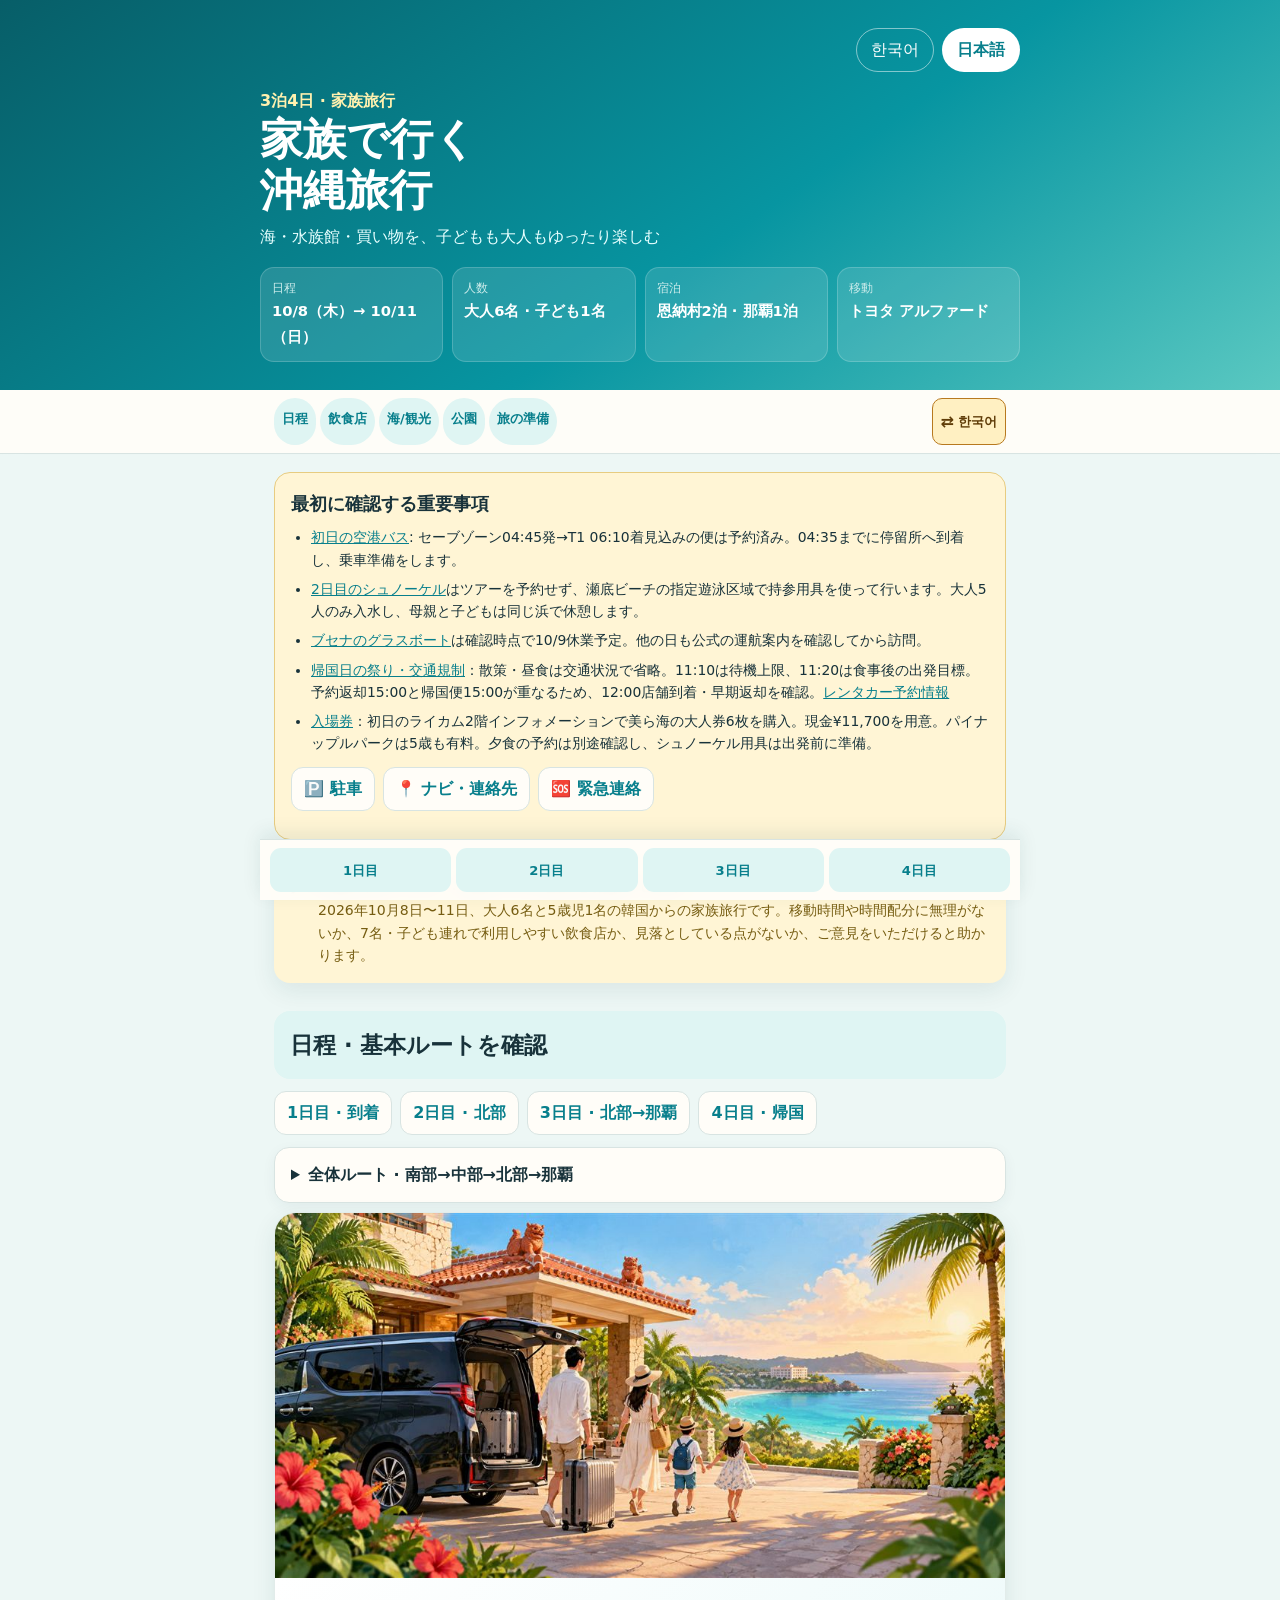
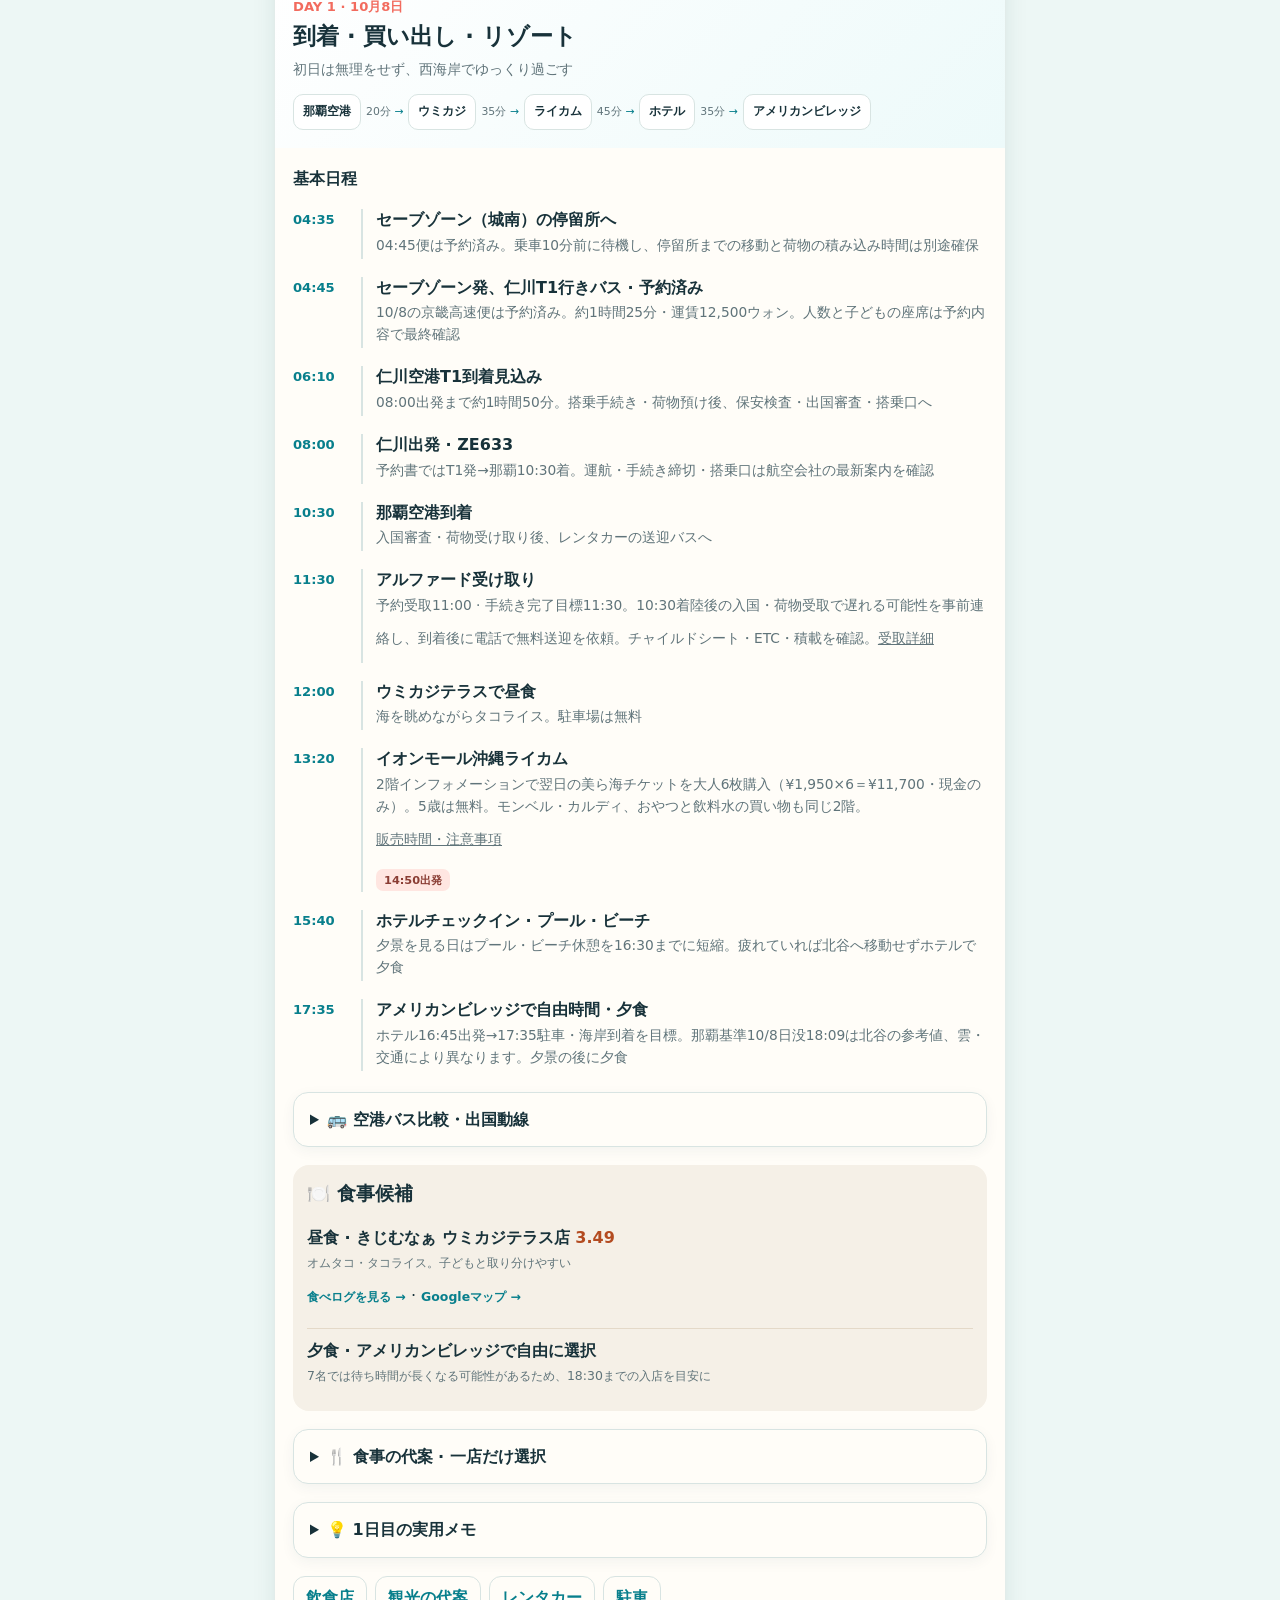
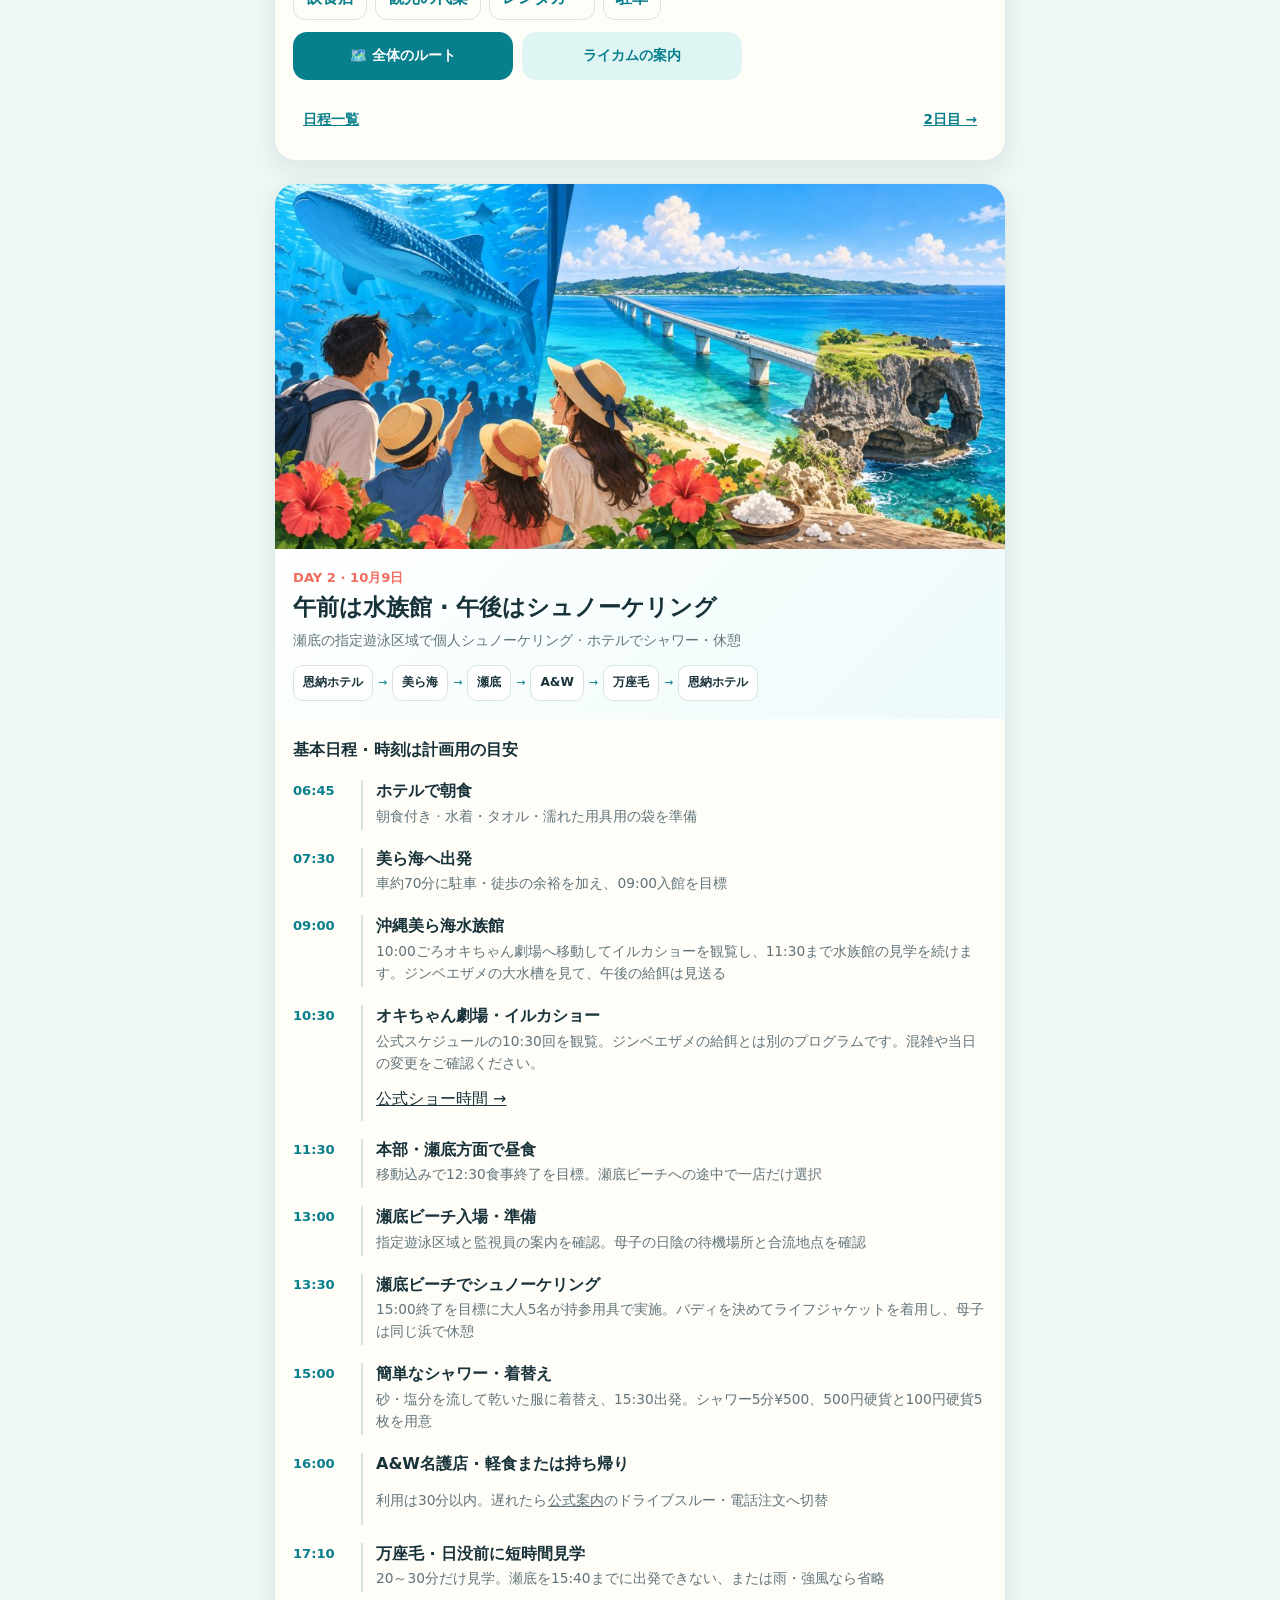
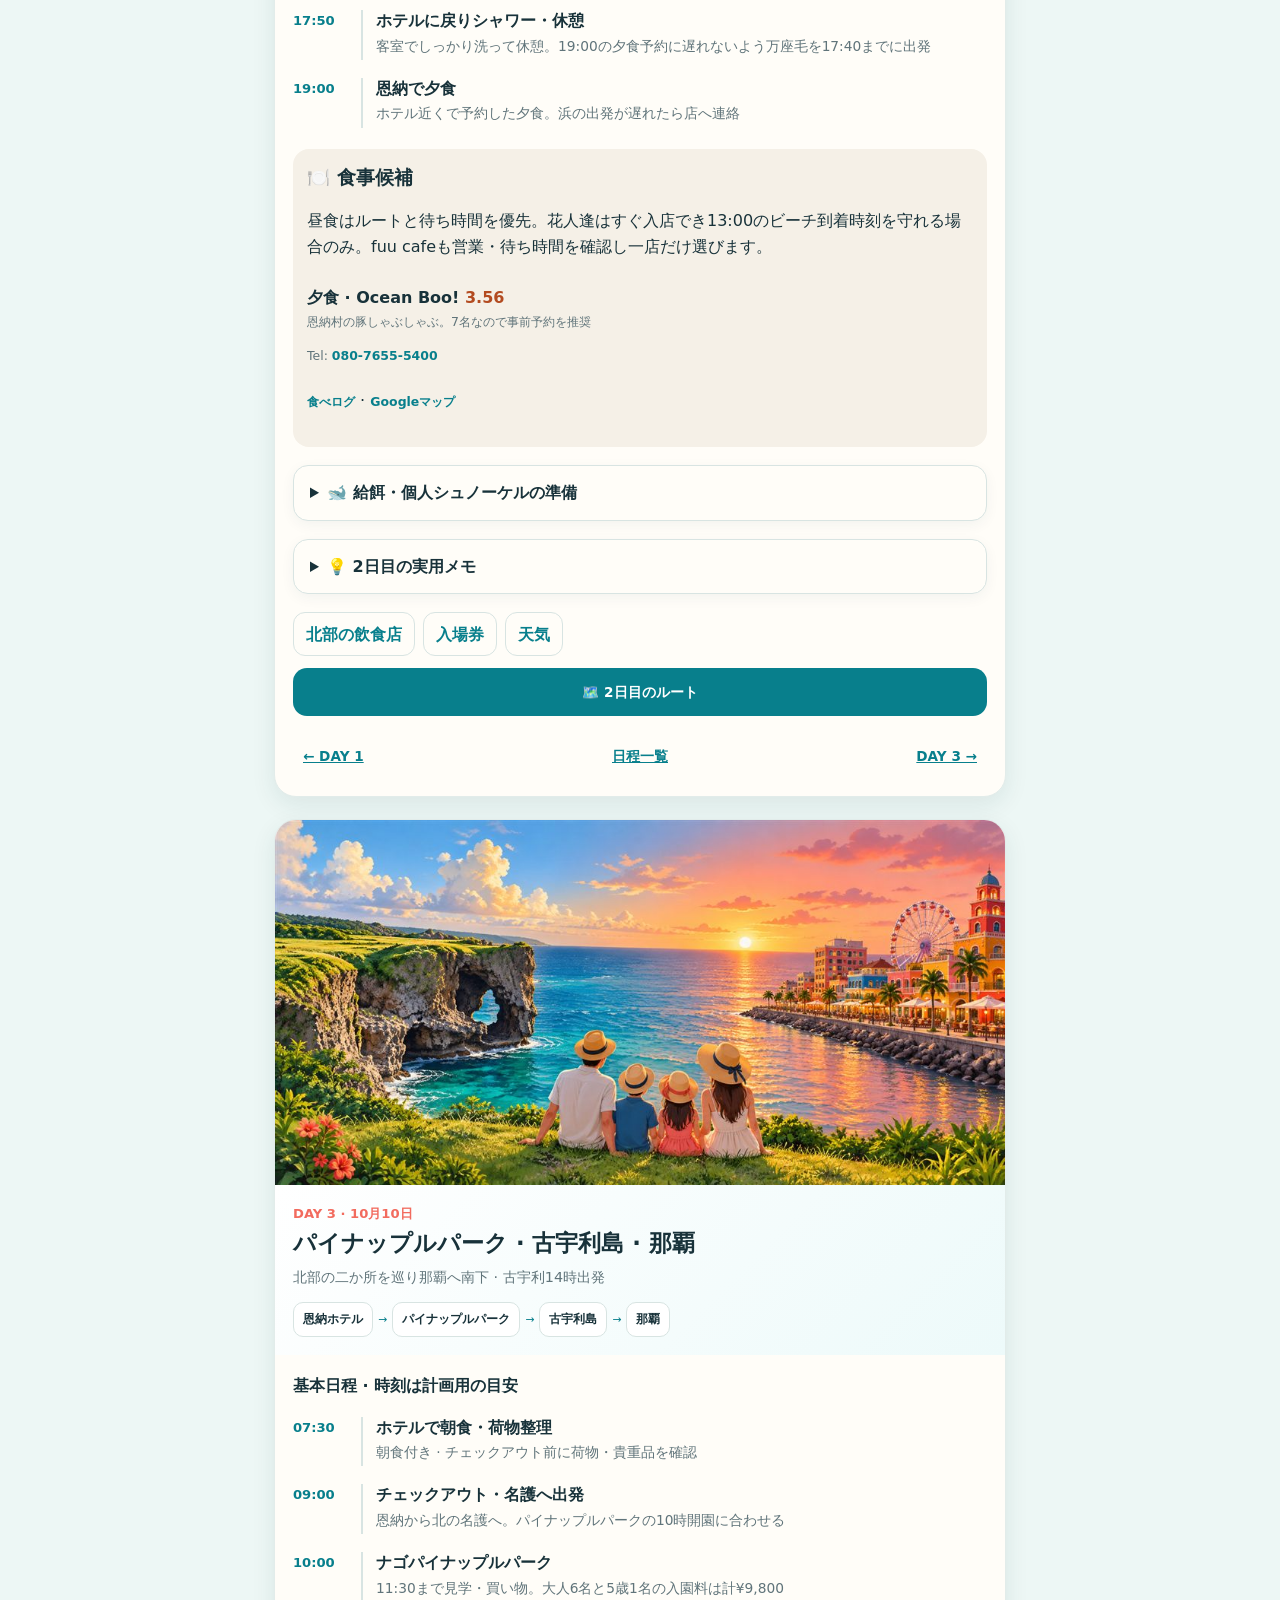
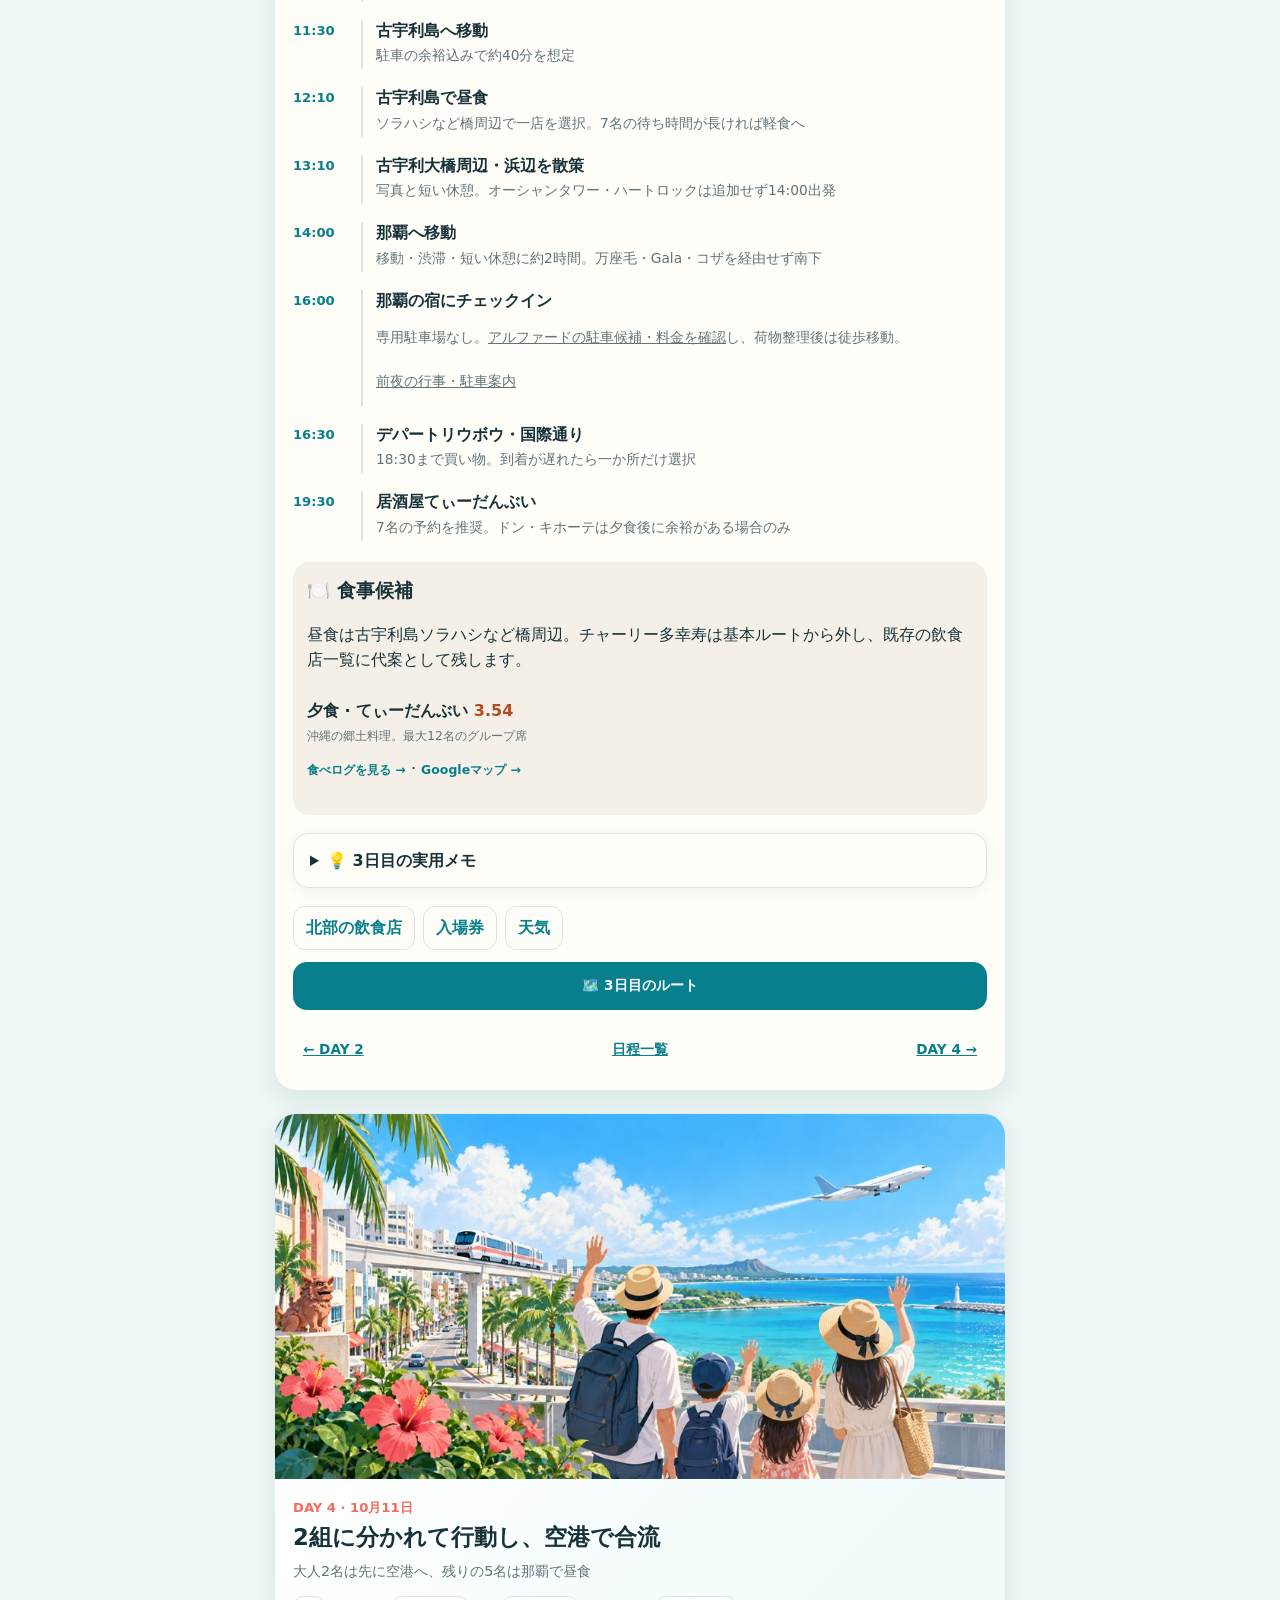
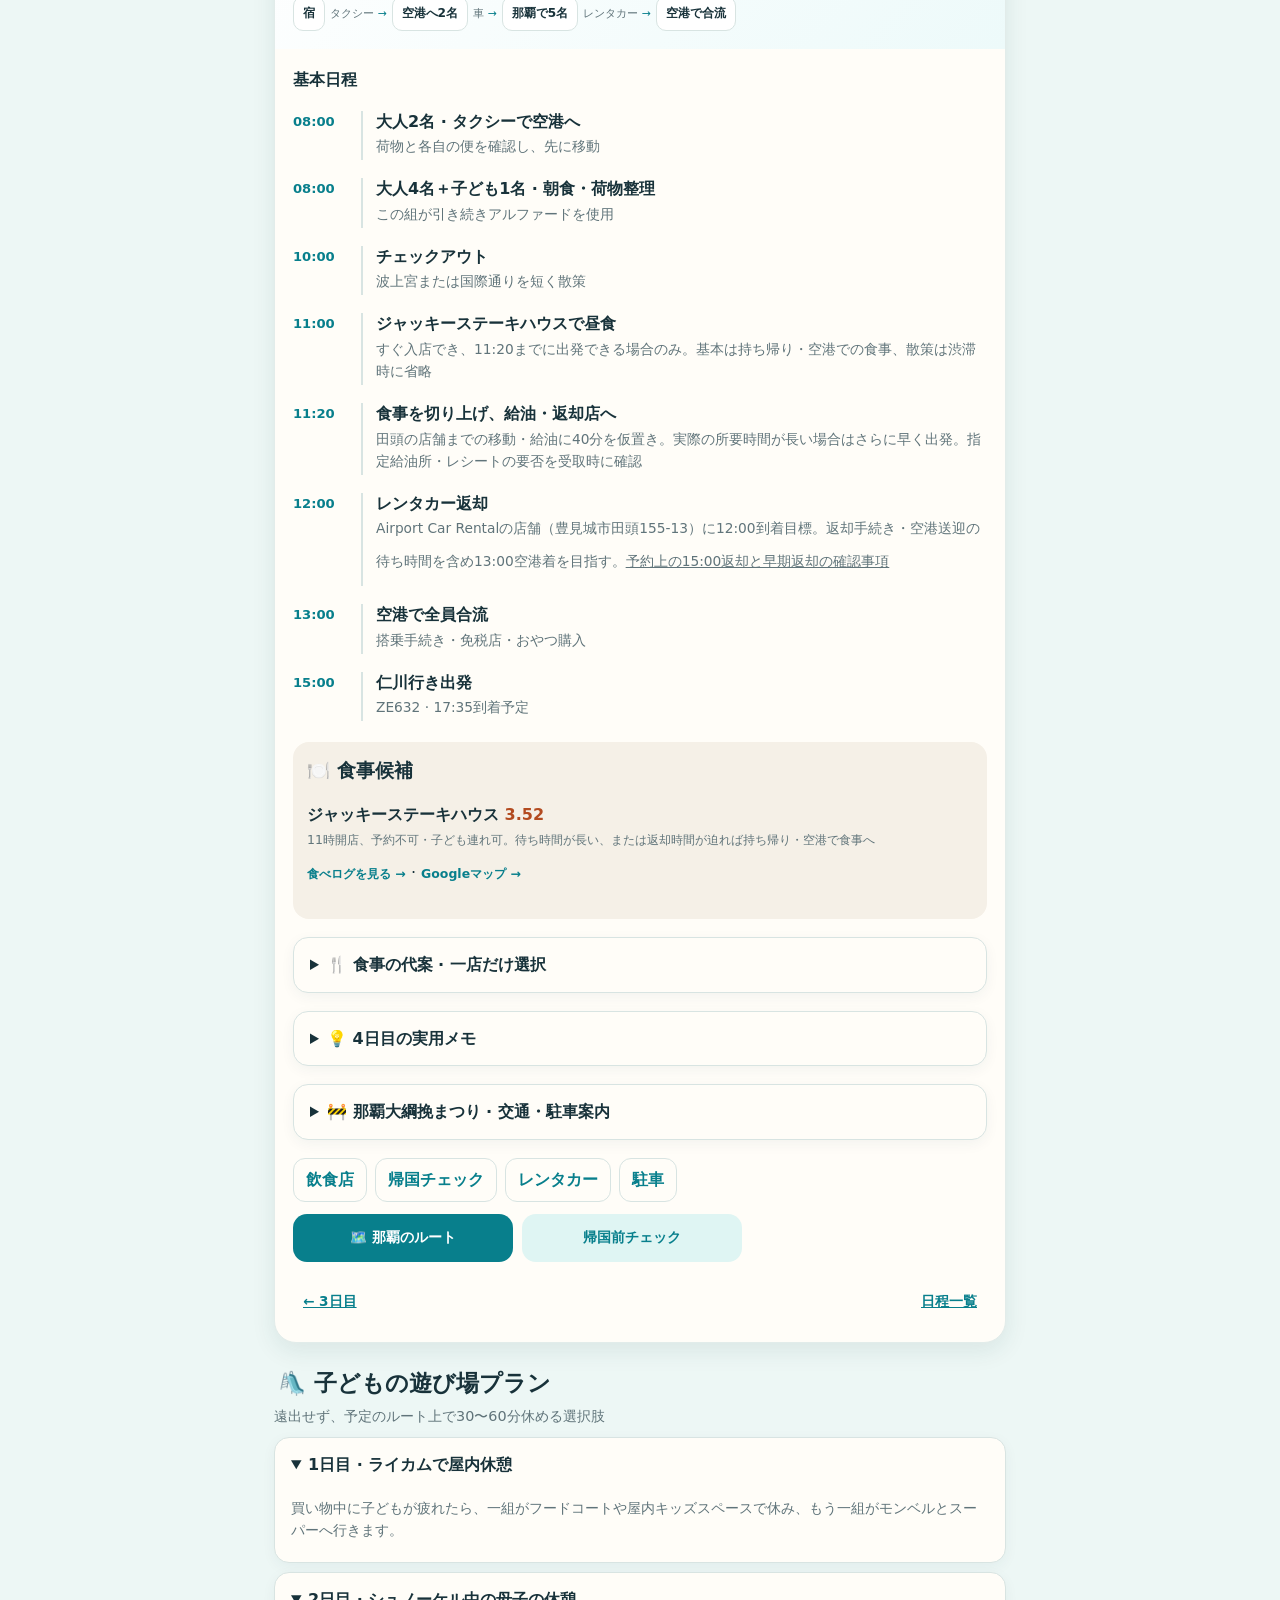
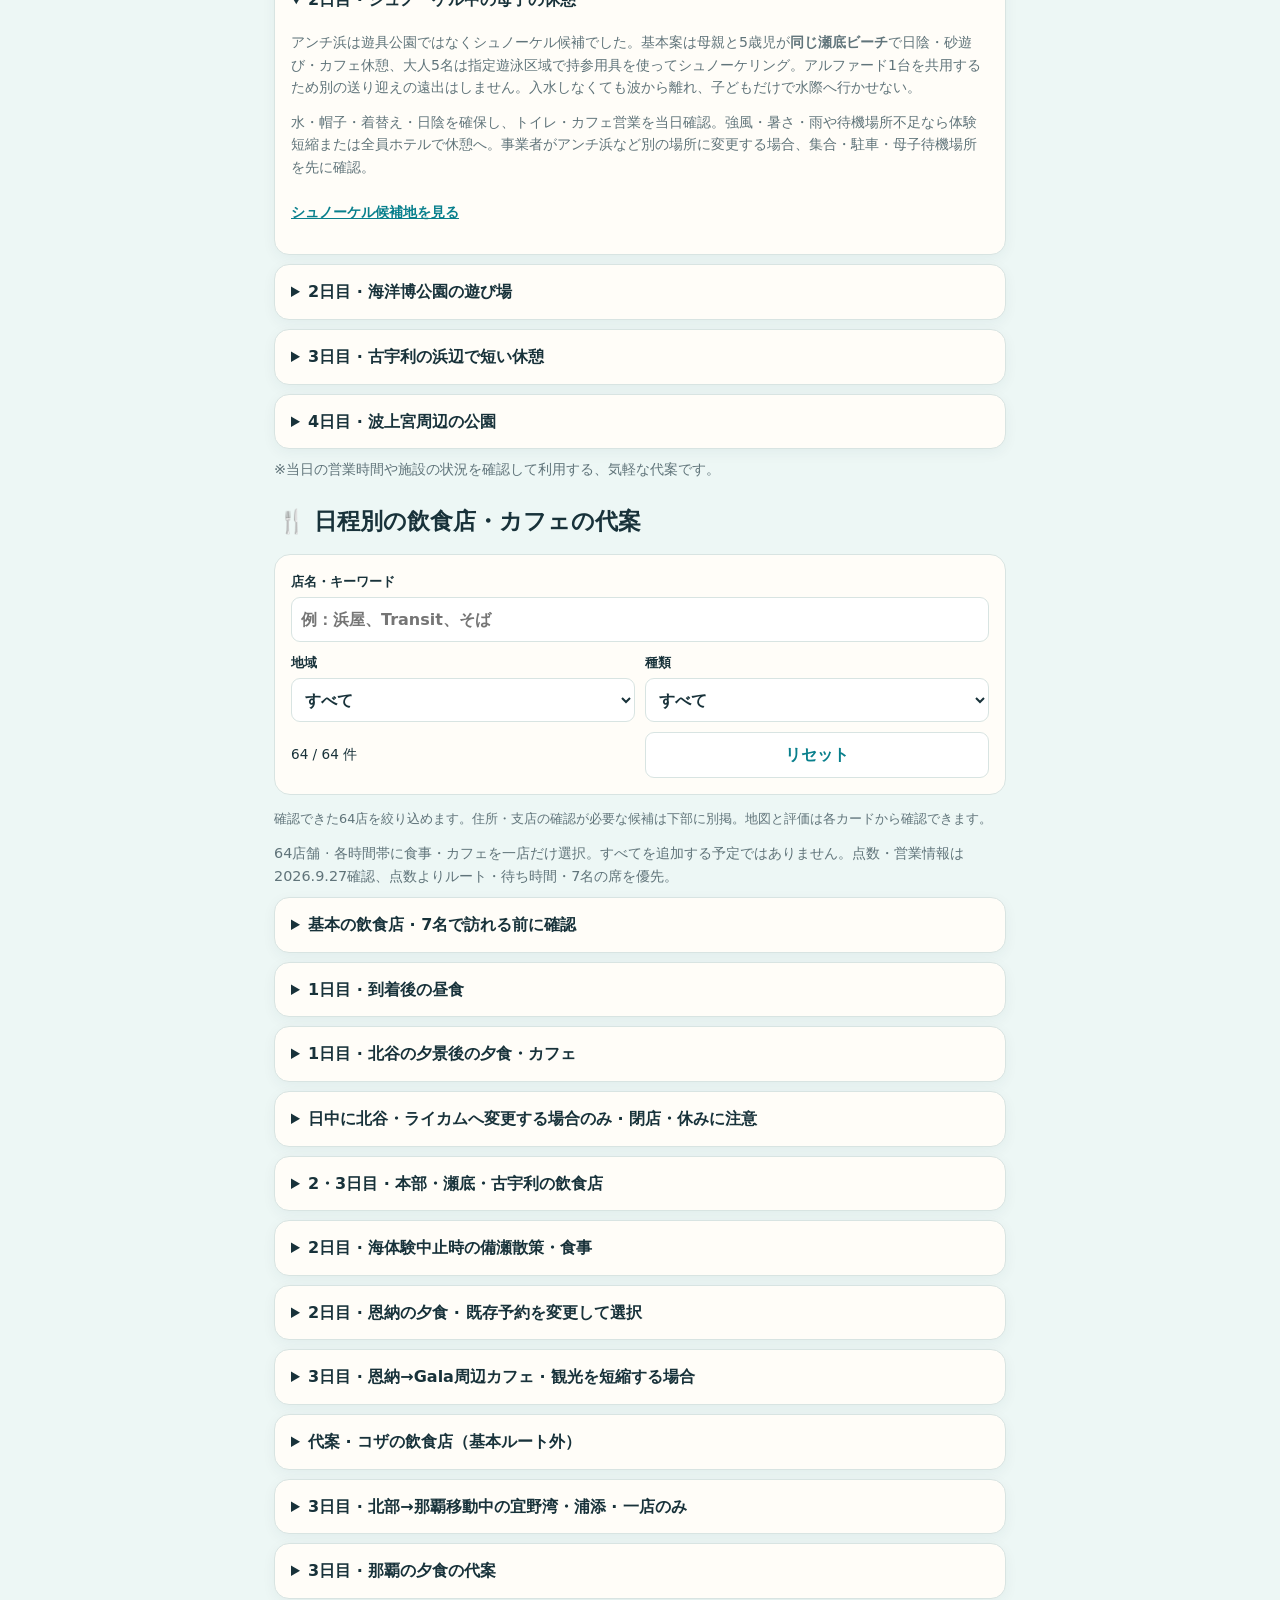
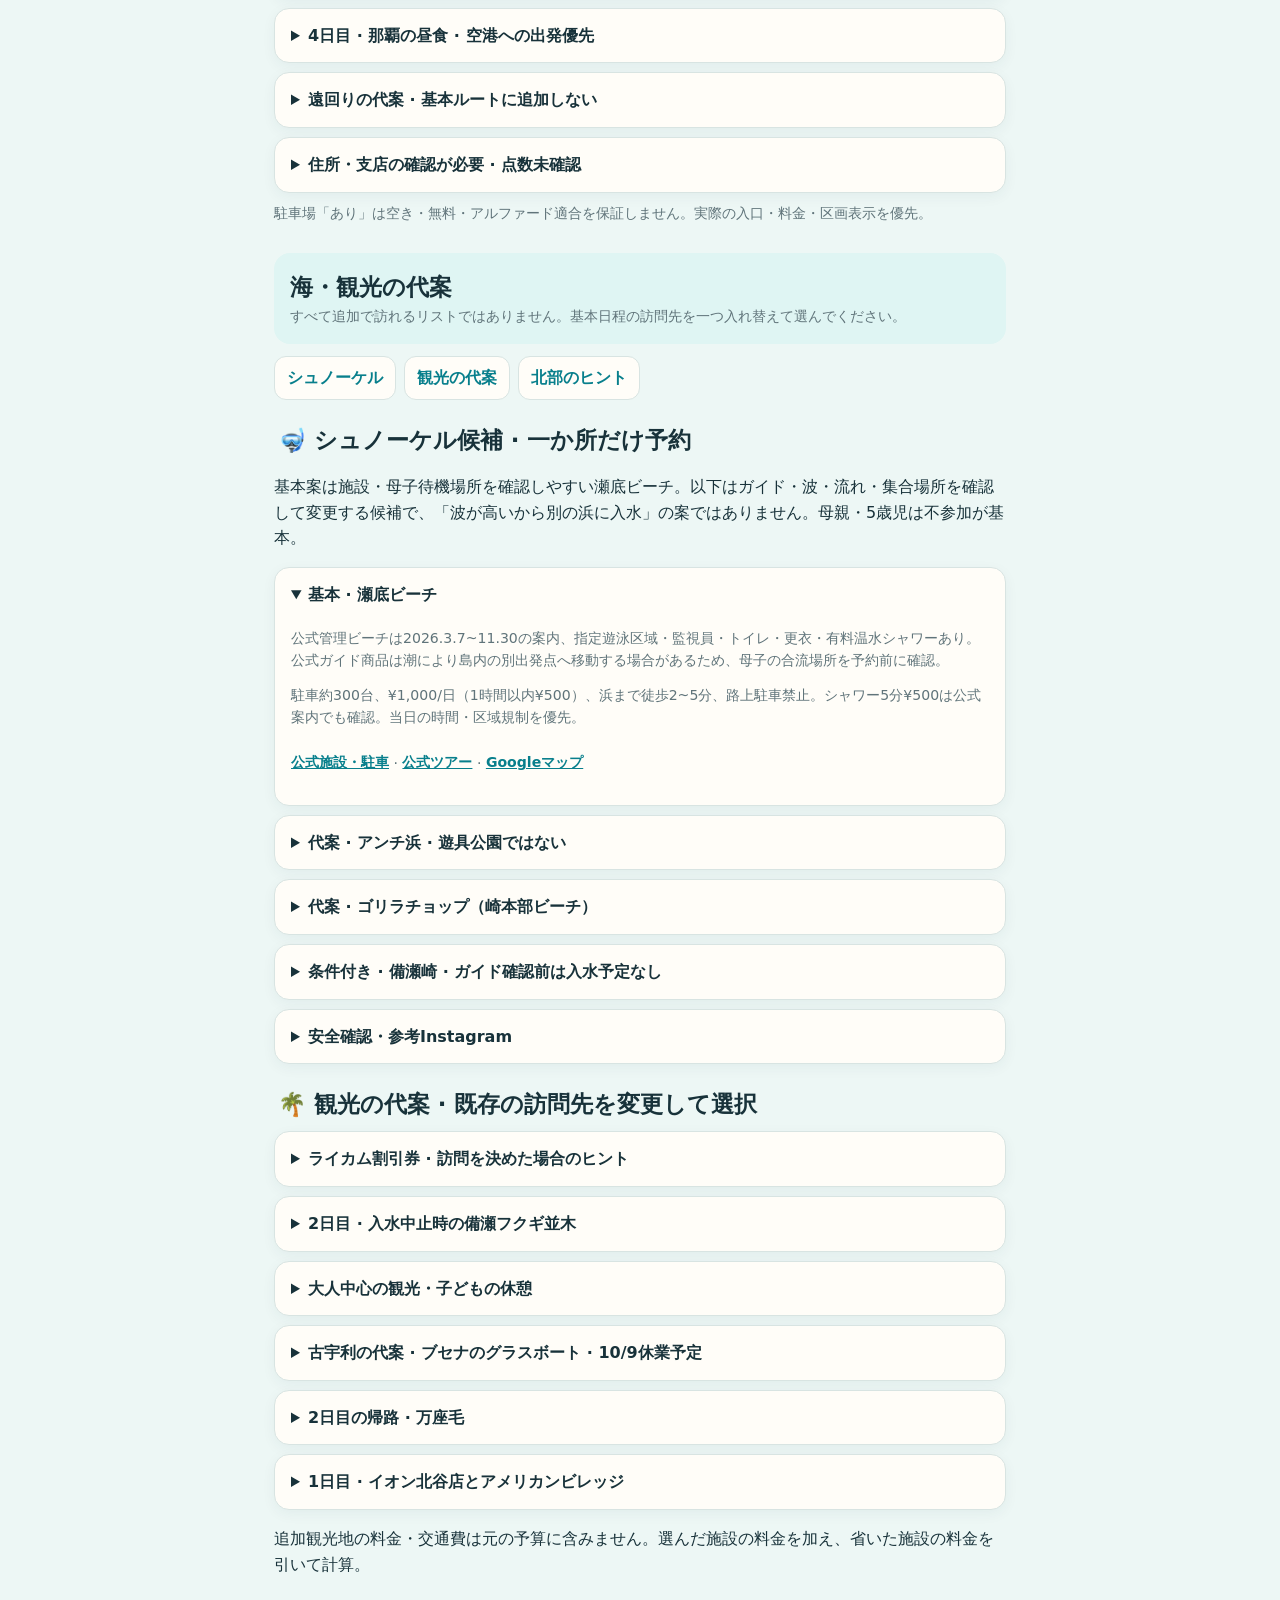
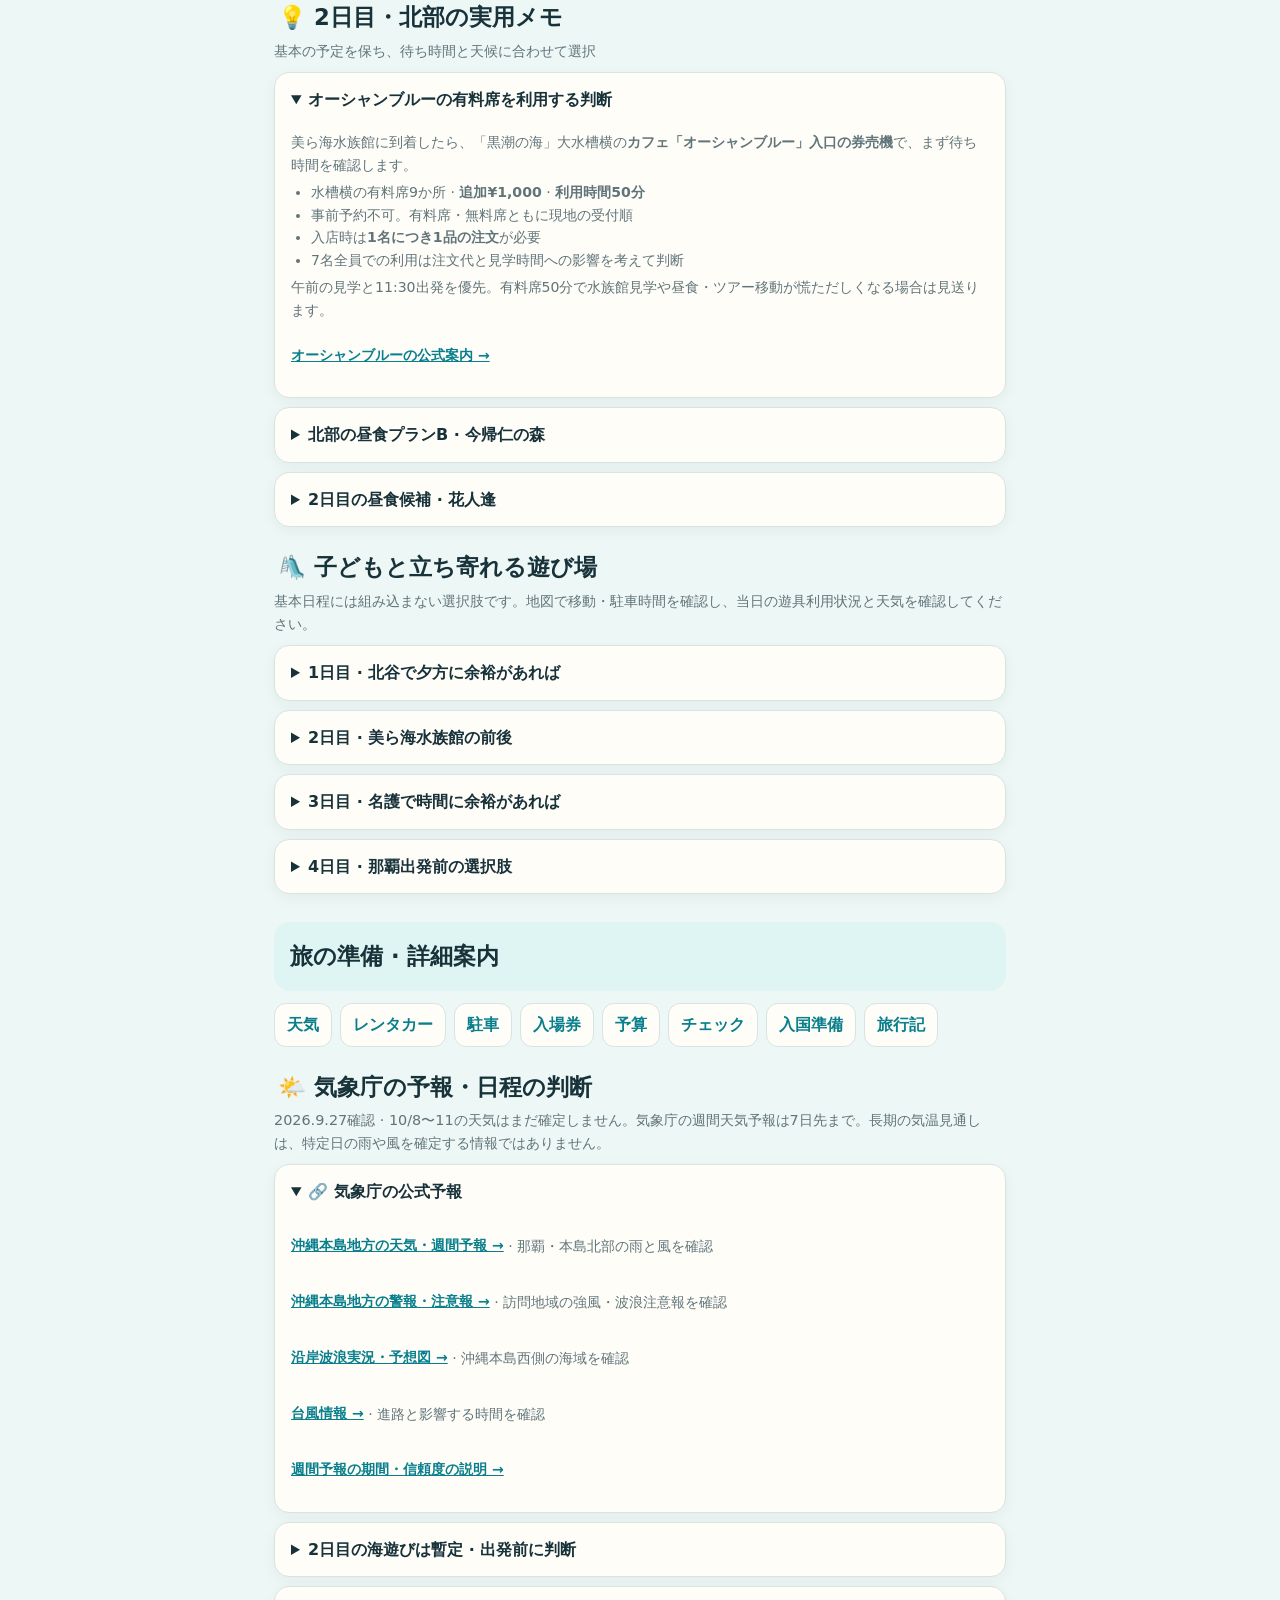
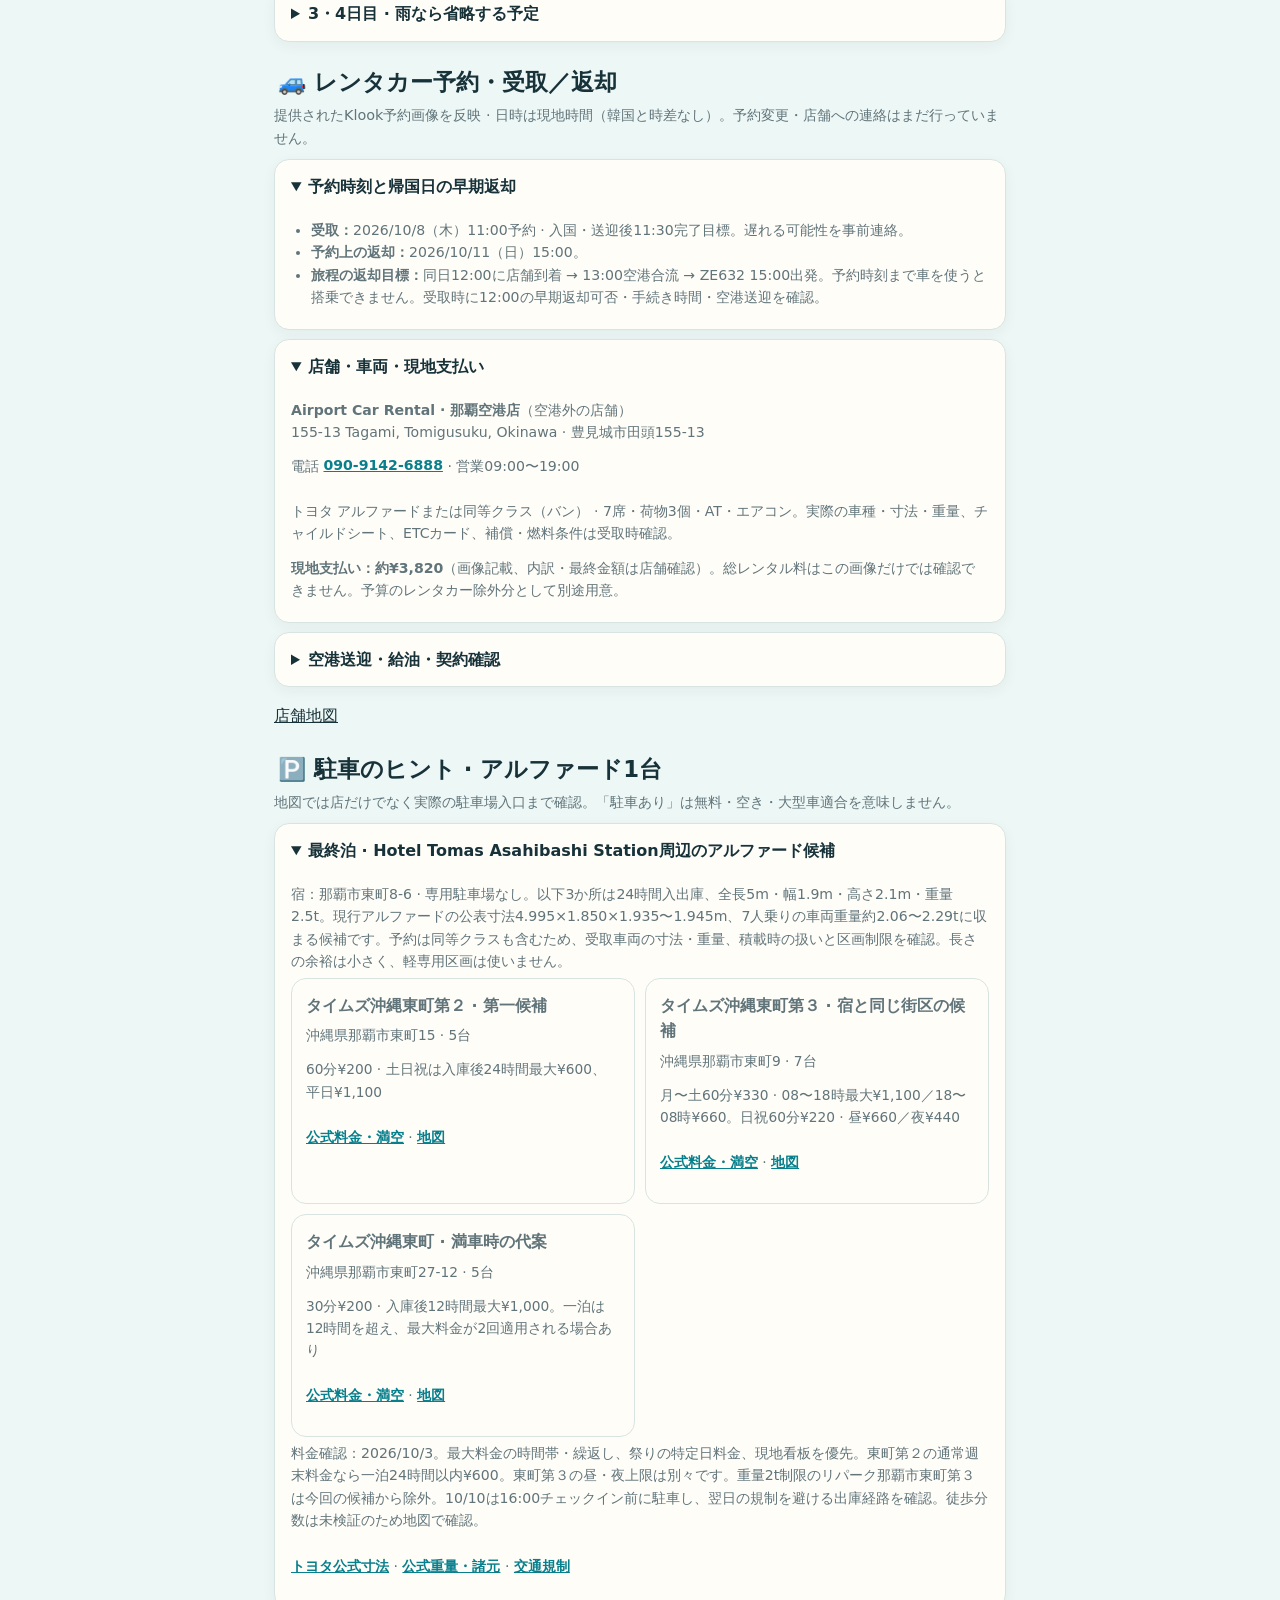
<file: ja.html>
<!doctype html>
<html lang="ja"><head><meta charset="utf-8"><meta name="viewport" content="width=device-width,initial-scale=1,viewport-fit=cover"><meta name="theme-color" content="#087f8c"><link rel="manifest" href="./site.webmanifest">
<title>家族で行く沖縄旅行</title>
<link rel="stylesheet" href="assets/trip.css"><link rel="alternate" hreflang="ko" href="./index.html"><link rel="alternate" hreflang="ja" href="./ja.html"></head><body>
<header class="hero"><div><nav class="language-switch" aria-label="表示言語"><a href="./index.html" lang="ko" hreflang="ko">한국어</a><a href="./ja.html" lang="ja" hreflang="ja" aria-current="page">日本語</a></nav><p class="eyebrow">3泊4日 · 家族旅行</p><h1>家族で行く<br>沖縄旅行</h1><p class="hero-copy">海・水族館・買い物を、子どもも大人もゆったり楽しむ</p><div class="facts"><div class="fact"><span>日程</span><strong>10/8（木）→ 10/11（日）</strong></div><div class="fact"><span>人数</span><strong>大人6名 · 子ども1名</strong></div><div class="fact"><span>宿泊</span><strong>恩納村2泊 · 那覇1泊</strong></div><div class="fact"><span>移動</span><strong>トヨタ アルファード</strong></div></div></div></header>
<nav class="day-nav" aria-label="メインメニュー"><a href="#itinerary">日程</a><a href="#food-options">飲食店</a><a href="#sea-options">海/観光</a><a href="#playgrounds">公園</a><a href="#travel-prep">旅の準備</a><a class="nav-language" href="./index.html" lang="ko" hreflang="ko" aria-label="韓国語に切り替え">한국어</a></nav><main><section class="key-checks" id="key-checks"><h2>最初に確認する重要事項</h2><ul><li><a href="#day1">初日の空港バス</a>: セーブゾーン04:45発→T1 06:10着見込みの便は予約済み。04:35までに停留所へ到着し、乗車準備をします。</li><li><a href="#day2">2日目のシュノーケル</a>はツアーを予約せず、瀬底ビーチの指定遊泳区域で持参用具を使って行います。大人5人のみ入水し、母親と子どもは同じ浜で休憩します。</li><li><a href="#nearby-options">ブセナのグラスボート</a>は確認時点で10/9休業予定。他の日も公式の運航案内を確認してから訪問。</li><li><a href="#festival">帰国日の祭り・交通規制</a>：散策・昼食は交通状況で省略。11:10は待機上限、11:20は食事後の出発目標。予約返却15:00と帰国便15:00が重なるため、12:00店舗到着・早期返却を確認。<a href="#rental-info">レンタカー予約情報</a></li><li><a href="#ticket-tips">入場券</a>：初日のライカム2階インフォメーションで美ら海の大人券6枚を購入。現金¥11,700を用意。パイナップルパークは5歳も有料。夕食の予約は別途確認し、シュノーケル用具は出発前に準備。</li></ul><nav class="jump-links" aria-label="現地ですぐ確認"><a href="#parking-tips">🅿️ 駐車</a><a href="#navigation-contacts">📍 ナビ・連絡先</a><a href="#emergency-contacts">🆘 緊急連絡</a></nav></section><aside class="notice"><span>💬</span><div><b>沖縄に詳しい方へ：旅程へのご意見をお願いします</b><p>2026年10月8日〜11日、大人6名と5歳児1名の韓国からの家族旅行です。移動時間や時間配分に無理がないか、7名・子ども連れで利用しやすい飲食店か、見落としている点がないか、ご意見をいただけると助かります。</p></div></aside><div class="section-intro" id="itinerary"><h2>日程 · 基本ルートを確認</h2></div><nav class="jump-links" aria-label="関連する詳細案内"><a href="#day1">1日目 · 到着</a><a href="#day2">2日目 · 北部</a><a href="#day3">3日目 · 北部→那覇</a><a href="#day4">4日目 · 帰国</a></nav><details><summary>全体ルート · 南部→中部→北部→那覇</summary><div class="detail"><p>空港・ウミカジ（南部）→ライカム・北谷（中部）→恩納と北部観光→那覇の流れです。恩納も地域区分では北部に入ります。</p><p>1日目はホテルから北谷を往復し、2日目は美ら海・瀬底から恩納へ戻ります。3日目は名護・古宇利へ再び北上します。</p><p>恩納2泊と海の後の客室シャワー・休憩を優先したルートです。3日目は古宇利から万座毛・Gala・コザに寄らず那覇へ向かいます。移動時間は交通・駐車で変わります。</p></div></details><section class="day" id="day1"><img class="day-image" src="assets/day-1.jpg" alt="沖縄のリゾートに到着する家族旅行のイラスト" width="960" height="480" loading="lazy"><div class="day-head"><p class="day-kicker">DAY 1 · 10月8日</p><h2>到着 · 買い出し · リゾート</h2><p class="day-summary">初日は無理をせず、西海岸でゆっくり過ごす</p><div class="route"><span class="place">那覇空港</span><span class="drive">20分</span><span class="place">ウミカジ</span><span class="drive">35分</span><span class="place">ライカム</span><span class="drive">45分</span><span class="place">ホテル</span><span class="drive">35分</span><span class="place">アメリカンビレッジ</span></div></div><h3 class="timeline-heading">基本日程</h3><ol class="timeline"><li class="slot"><time class="time">04:35</time><div class="event"><strong>セーブゾーン（城南）の停留所へ</strong><p>04:45便は予約済み。乗車10分前に待機し、停留所までの移動と荷物の積み込み時間は別途確保</p></div></li><li class="slot"><time class="time">04:45</time><div class="event"><strong>セーブゾーン発、仁川T1行きバス · 予約済み</strong><p>10/8の京畿高速便は予約済み。約1時間25分・運賃12,500ウォン。人数と子どもの座席は予約内容で最終確認</p></div></li><li class="slot"><time class="time">06:10</time><div class="event"><strong>仁川空港T1到着見込み</strong><p>08:00出発まで約1時間50分。搭乗手続き・荷物預け後、保安検査・出国審査・搭乗口へ</p></div></li><li class="slot"><time class="time">08:00</time><div class="event"><strong>仁川出発 · ZE633</strong><p>予約書ではT1発→那覇10:30着。運航・手続き締切・搭乗口は航空会社の最新案内を確認</p></div></li>
<li class="slot"><time class="time">10:30</time><div class="event"><strong>那覇空港到着</strong><p>入国審査・荷物受け取り後、レンタカーの送迎バスへ</p></div></li><li class="slot"><time class="time">11:30</time><div class="event"><strong>アルファード受け取り</strong><p>予約受取11:00 · 手続き完了目標11:30。10:30着陸後の入国・荷物受取で遅れる可能性を事前連絡し、到着後に電話で無料送迎を依頼。チャイルドシート・ETC・積載を確認。<a href="#rental-info">受取詳細</a></p></div></li><li class="slot"><time class="time">12:00</time><div class="event"><strong>ウミカジテラスで昼食</strong><p>海を眺めながらタコライス。駐車場は無料</p></div></li><li class="slot"><time class="time">13:20</time><div class="event"><strong>イオンモール沖縄ライカム</strong><p>2階インフォメーションで翌日の美ら海チケットを大人6枚購入（¥1,950×6＝¥11,700・現金のみ）。5歳は無料。モンベル・カルディ、おやつと飲料水の買い物も同じ2階。<a href="#rycom-tickets">販売時間・注意事項</a></p><span class="tag">14:50出発</span></div></li><li class="slot"><time class="time">15:40</time><div class="event"><strong>ホテルチェックイン · プール · ビーチ</strong><p>夕景を見る日はプール・ビーチ休憩を16:30までに短縮。疲れていれば北谷へ移動せずホテルで夕食</p></div></li><li class="slot"><time class="time">17:35</time><div class="event"><strong>アメリカンビレッジで自由時間・夕食</strong><p>ホテル16:45出発→17:35駐車・海岸到着を目標。那覇基準10/8日没18:09は北谷の参考値、雲・交通により異なります。夕景の後に夕食</p></div></li></ol>
<details><summary>🚌 空港バス比較・出国動線</summary><div class="detail"><p><b>予約済み：セーブゾーン04:45発 → T1 06:10着見込み</b>（運賃12,500ウォン）。停留所までの移動は別途必要です。</p><p>早い便はセーブゾーン04:25発 → 05:50着見込み、同じく12,500ウォン。フォレスティア西門05:10発 → 06:40着見込みは11,900ウォンです。</p><p>04:45便は予約済み。出発前に予約内容の人数・乗車場所を再確認し、航空会社の搭乗手続き締切も確認してください。国内バス代は円建ての旅行予算に含みません。</p></div></details><div class="food"><h3>🍽️ 食事候補</h3><div class="pick"><strong>昼食 · きじむなぁ ウミカジテラス店 <span class="score">3.49</span></strong><p>オムタコ・タコライス。子どもと取り分けやすい</p><a href="https://tabelog.com/okinawa/A4701/A470103/47016227/" target="_blank" rel="noopener">食べログを見る →</a> · <a href="https://www.google.com/maps/search/?api=1&amp;query=%E3%81%8D%E3%81%98%E3%82%80%E3%81%AA%E3%81%81%20%E3%82%A6%E3%83%9F%E3%82%AB%E3%82%B8%E3%83%86%E3%83%A9%E3%82%B9%E5%BA%97%20%E6%B2%96%E7%B8%84%E7%9C%8C%20%E8%B1%8A%E8%A6%8B%E5%9F%8E%E5%B8%82%E7%80%AC%E9%95%B7174-6%20%E3%82%A6%E3%83%9F%E3%82%AB%E3%82%B8%E3%83%86%E3%83%A9%E3%82%B9" target="_blank" rel="noopener">Googleマップ →</a></div><div class="pick"><strong>夕食 · アメリカンビレッジで自由に選択</strong><p>7名では待ち時間が長くなる可能性があるため、18:30までの入店を目安に</p></div></div><details><summary>🍴 食事の代案 · 一店だけ選択</summary><div class="detail"><p>夕景後の夕食はHAN’S・とんかつ太郎・KISEKI・MEXICOから一店、コーヒーはジバゴローステリーかサンフランシスコから一店だけ。Transitは宮城海岸へ場所を替える場合。浜屋・King Sideは日中営業のため夕景後には入れません。</p><p><a href="#food-d1evening">点数・Googleマップ・駐車の詳細 →</a></p></div></details><details><summary>💡 1日目の実用メモ</summary><div class="detail"><ul><li>ウミカジテラスでは島内の無料駐車場を利用し、各店の営業時間を入店前に確認します。</li><li>ライカムの駐車場は無料。<b>モンベルは2階</b>です。カルディも2階。スーパーの階は館内案内で確認し、手分けすると効率的です。</li><li>リザン到着時はロビーで家族と荷物を先に降ろしてから駐車し、駐車券は連泊中保管します。</li><li>アメリカンビレッジでは美浜公共駐車場（無料）を候補に、満車ならフィッシャリーナ公共駐車場（2時間無料・1日最大¥400の案内）を確認。区画表示を優先し、外部観光だけにモール駐車場を使わない。</li><li>夕景を見るならホテル16:45出発・海岸17:35到着を目標に駐車の余裕を確保。10/8日没18:09は那覇基準の参考で北谷・天候により異なります。 <a href="https://eco.mtk.nao.ac.jp/koyomi/dni/2026/s4810.html" target="_blank" rel="noopener">国立天文台の日没表</a></li><li><a href="https://map.kaldi.co.jp/kaldi/detailMap?%3Baccmd=0&amp;account=kaldi&amp;adr=47&amp;bid=379&amp;pgret=2" target="_blank" rel="noopener">カルディライカム店公式案内 · 2階</a></li></ul><p><a href="https://blog.naver.com/barond1231/224398605699" target="_blank" rel="noopener">韓国語の個人旅行記 · ウミカジ 2026.9.2 →</a> · <a href="https://blog.naver.com/alstjsdl0831/224384374365" target="_blank" rel="noopener">ライカム 2026.8.20 →</a> · <a href="https://blog.naver.com/joyandjenny/224422004364" target="_blank" rel="noopener">駐車場 2026.9.24 →</a></p></div></details><nav class="jump-links day-links" aria-label="関連する詳細案内"><a href="#food-d1evening">飲食店</a><a href="#nearby-options">観光の代案</a><a href="#rental-info">レンタカー</a><a href="#parking-tips">駐車</a></nav><div class="actions"><a class="action" href="https://www.google.com/maps/dir/?api=1&origin=Naha+Airport&destination=Rizzan+Sea-Park+Hotel+Tancha+Bay&waypoints=Umikaji+Terrace%7CAEON+MALL+Okinawa+Rycom%7CRizzan+Sea-Park+Hotel+Tancha+Bay%7CAmerican+Village+Okinawa&travelmode=driving" target="_blank" rel="noopener">🗺️ 全体のルート</a><a class="action secondary" href="https://okinawarycom.aeonmall.jp/" target="_blank" rel="noopener">ライカムの案内</a></div><nav class="day-pager" aria-label="日付の移動"><a href="#itinerary">日程一覧</a><a href="#day2">2日目 →</a></nav></section><section class="day" id="day2"><img class="day-image" src="assets/day-2-v2.jpg" alt="沖縄の海と水族館の旅行イメージ" width="960" height="480" loading="lazy"><div class="day-head"><p class="day-kicker">DAY 2 · 10月9日</p><h2>午前は水族館 · 午後はシュノーケリング</h2><p class="day-summary">瀬底の指定遊泳区域で個人シュノーケリング · ホテルでシャワー・休憩</p><div class="route"><span class="place">恩納ホテル</span><span class="drive"></span><span class="place">美ら海</span><span class="drive"></span><span class="place">瀬底</span><span class="drive"></span><span class="place">A&amp;W</span><span class="drive"></span><span class="place">万座毛</span><span class="drive"></span><span class="place">恩納ホテル</span></div></div><h3 class="timeline-heading">基本日程 · 時刻は計画用の目安</h3><ol class="timeline"><li class="slot"><time class="time">06:45</time><div class="event"><strong>ホテルで朝食</strong><p>朝食付き · 水着・タオル・濡れた用具用の袋を準備</p></div></li><li class="slot"><time class="time">07:30</time><div class="event"><strong>美ら海へ出発</strong><p>車約70分に駐車・徒歩の余裕を加え、09:00入館を目標</p></div></li><li class="slot"><time class="time">09:00</time><div class="event"><strong>沖縄美ら海水族館</strong><p>10:00ごろオキちゃん劇場へ移動してイルカショーを観覧し、11:30まで水族館の見学を続けます。ジンベエザメの大水槽を見て、午後の給餌は見送る</p></div></li><li class="slot"><time class="time">10:30</time><div class="event"><strong>オキちゃん劇場・イルカショー</strong><p>公式スケジュールの10:30回を観覧。ジンベエザメの給餌とは別のプログラムです。混雑や当日の変更をご確認ください。</p><a href="https://oki-park.jp/kaiyohaku/inst/77/129" target="_blank" rel="noopener">公式ショー時間 →</a></div></li><li class="slot"><time class="time">11:30</time><div class="event"><strong>本部・瀬底方面で昼食</strong><p>移動込みで12:30食事終了を目標。瀬底ビーチへの途中で一店だけ選択</p></div></li><li class="slot"><time class="time">13:00</time><div class="event"><strong>瀬底ビーチ入場・準備</strong><p>指定遊泳区域と監視員の案内を確認。母子の日陰の待機場所と合流地点を確認</p></div></li><li class="slot"><time class="time">13:30</time><div class="event"><strong>瀬底ビーチでシュノーケリング</strong><p>15:00終了を目標に大人5名が持参用具で実施。バディを決めてライフジャケットを着用し、母子は同じ浜で休憩</p></div></li><li class="slot"><time class="time">15:00</time><div class="event"><strong>簡単なシャワー・着替え</strong><p>砂・塩分を流して乾いた服に着替え、15:30出発。シャワー5分¥500、500円硬貨と100円硬貨5枚を用意</p></div></li><li class="slot"><time class="time">16:00</time><div class="event"><strong>A&amp;W名護店 · 軽食または持ち帰り</strong><p>利用は30分以内。遅れたら<a href="https://www.awok.co.jp/shopsearch/nago/" target="_blank" rel="noopener">公式案内</a>のドライブスルー・電話注文へ切替</p></div></li><li class="slot"><time class="time">17:10</time><div class="event"><strong>万座毛 · 日没前に短時間見学</strong><p>20～30分だけ見学。瀬底を15:40までに出発できない、または雨・強風なら省略</p></div></li><li class="slot"><time class="time">17:50</time><div class="event"><strong>ホテルに戻りシャワー・休憩</strong><p>客室でしっかり洗って休憩。19:00の夕食予約に遅れないよう万座毛を17:40までに出発</p></div></li><li class="slot"><time class="time">19:00</time><div class="event"><strong>恩納で夕食</strong><p>ホテル近くで予約した夕食。浜の出発が遅れたら店へ連絡</p></div></li></ol><div class="food"><h3>🍽️ 食事候補</h3><p>昼食はルートと待ち時間を優先。花人逢はすぐ入店でき13:00のビーチ到着時刻を守れる場合のみ。fuu cafeも営業・待ち時間を確認し一店だけ選びます。</p><div class="pick"><strong>夕食 · Ocean Boo! <span class="score">3.56</span></strong><p>恩納村の豚しゃぶしゃぶ。7名なので事前予約を推奨</p><p>Tel: <a href="tel:+818076555400">080-7655-5400</a></p><a href="https://tabelog.com/okinawa/A4703/A470303/47026142/" target="_blank" rel="noopener">食べログ</a> · <a href="https://www.google.com/maps/search/?api=1&amp;query=%E3%81%82%E3%81%90%E3%83%BC%E8%B1%9A%E3%81%97%E3%82%83%E3%81%B6%E3%81%97%E3%82%83%E3%81%B6%E5%B0%82%E9%96%80%E5%BA%97%E3%82%AA%E3%83%BC%E3%82%B7%E3%83%A3%E3%83%B3Boo%EF%BC%81%20%E6%81%A9%E7%B4%8D%E6%9D%91%E5%BA%97%20%E6%B2%96%E7%B8%84%E7%9C%8C%20%E6%81%A9%E7%B4%8D%E6%9D%91%E5%89%8D%E5%85%BC%E4%B9%8580%202F" target="_blank" rel="noopener">Googleマップ</a></div></div><details><summary>🐋 給餌・個人シュノーケルの準備</summary><div class="detail"><p><b>午前：</b>ジンベエザメのいる大水槽を見学します。09:30の給餌はマンタです。</p><p><b>午後：</b>大水槽の給餌は15:00・17:00。瀬底の体験と重なるため、基本日程では見送り。</p><p><b>ビーチ到着後：</b>指定遊泳区域・監視員配置・入水可否を確認し、母子の待機場所と合流地点を決めます。給餌は当日変更されることがあります。</p><a href="https://churaumi.okinawa/program/aquarium/kuroshio/" target="_blank" rel="noopener">公式給餌時間</a> · <a href="https://www.sesokobeach.jp/activity/" target="_blank" rel="noopener">公式ツアー</a></div></details><details><summary>💡 2日目の実用メモ</summary><div class="detail"><p>美ら海P6·P7の駐車・徒歩に余裕を取り11:30出発。昼食待ちでビーチ到着が遅れないようテイクアウトも検討。高波や施設休業時は海体験を中止し、水族館の見学を延ばすかホテルで休みます。</p><p>公式案内・個人旅行記: <a href="https://blog.naver.com/anne230/224419029221" target="_blank" rel="noopener">세소코 / 瀬底</a> · <a href="https://blog.naver.com/choihj0228/224406523657" target="_blank" rel="noopener">츄라우미 / 美ら海</a> · <a href="https://blog.naver.com/hcolory/224393429461" target="_blank" rel="noopener">입장 / 入場</a> · <a href="https://blog.naver.com/jjjjj5698/224370403322" target="_blank" rel="noopener">세소코 참고 / 瀬底参考</a></p></div></details><nav class="jump-links day-links"><a href="#food-d2north">北部の飲食店</a><a href="#ticket-tips">入場券</a><a href="#weather">天気</a></nav><div class="actions"><a class="action" href="https://www.google.com/maps/dir/?api=1&amp;origin=%E3%83%AA%E3%82%B6%E3%83%B3%E3%82%B7%E3%83%BC%E3%83%91%E3%83%BC%E3%82%AF%E3%83%9B%E3%83%86%E3%83%AB%E8%B0%B7%E8%8C%B6%E3%83%99%E3%82%A4%20%E6%B2%96%E7%B8%84%E7%9C%8C%E5%9B%BD%E9%A0%AD%E9%83%A1%E6%81%A9%E7%B4%8D%E6%9D%91%E8%B0%B7%E8%8C%B61496&amp;destination=%E3%83%AA%E3%82%B6%E3%83%B3%E3%82%B7%E3%83%BC%E3%83%91%E3%83%BC%E3%82%AF%E3%83%9B%E3%83%86%E3%83%AB%E8%B0%B7%E8%8C%B6%E3%83%99%E3%82%A4%20%E6%B2%96%E7%B8%84%E7%9C%8C%E5%9B%BD%E9%A0%AD%E9%83%A1%E6%81%A9%E7%B4%8D%E6%9D%91%E8%B0%B7%E8%8C%B61496&amp;waypoints=%E6%B2%96%E7%B8%84%E7%BE%8E%E3%82%89%E6%B5%B7%E6%B0%B4%E6%97%8F%E9%A4%A8%20%E6%B2%96%E7%B8%84%E7%9C%8C%E5%9B%BD%E9%A0%AD%E9%83%A1%E6%9C%AC%E9%83%A8%E7%94%BA%E7%9F%B3%E5%B7%9D424%7C%E7%80%AC%E5%BA%95%E3%83%93%E3%83%BC%E3%83%81%20%E6%B2%96%E7%B8%84%E7%9C%8C%E5%9B%BD%E9%A0%AD%E9%83%A1%E6%9C%AC%E9%83%A8%E7%94%BA%E7%80%AC%E5%BA%955583-1%7CA%26W%E5%90%8D%E8%AD%B7%E5%BA%97%20%E6%B2%96%E7%B8%84%E7%9C%8C%E5%90%8D%E8%AD%B7%E5%B8%82%E6%9D%B1%E6%B1%9F5-16-12%7C%E4%B8%87%E5%BA%A7%E6%AF%9B%20%E6%B2%96%E7%B8%84%E7%9C%8C%E5%9B%BD%E9%A0%AD%E9%83%A1%E6%81%A9%E7%B4%8D%E6%9D%91%E6%81%A9%E7%B4%8D2767&amp;travelmode=driving" target="_blank" rel="noopener">🗺️ 2日目のルート</a></div><nav class="day-pager"><a href="#day1">← DAY 1</a><a href="#itinerary">日程一覧</a><a href="#day3">DAY 3 →</a></nav></section><section class="day" id="day3"><img class="day-image" src="assets/day-3.jpg" alt="沖縄北部の海岸から那覇へ移動する家族旅行のイメージ" width="960" height="480" loading="lazy"><div class="day-head"><p class="day-kicker">DAY 3 · 10月10日</p><h2>パイナップルパーク · 古宇利島 · 那覇</h2><p class="day-summary">北部の二か所を巡り那覇へ南下 · 古宇利14時出発</p><div class="route"><span class="place">恩納ホテル</span><span class="drive"></span><span class="place">パイナップルパーク</span><span class="drive"></span><span class="place">古宇利島</span><span class="drive"></span><span class="place">那覇</span></div></div><h3 class="timeline-heading">基本日程 · 時刻は計画用の目安</h3><ol class="timeline"><li class="slot"><time class="time">07:30</time><div class="event"><strong>ホテルで朝食・荷物整理</strong><p>朝食付き · チェックアウト前に荷物・貴重品を確認</p></div></li><li class="slot"><time class="time">09:00</time><div class="event"><strong>チェックアウト・名護へ出発</strong><p>恩納から北の名護へ。パイナップルパークの10時開園に合わせる</p></div></li><li class="slot"><time class="time">10:00</time><div class="event"><strong>ナゴパイナップルパーク</strong><p>11:30まで見学・買い物。大人6名と5歳1名の入園料は計¥9,800</p></div></li><li class="slot"><time class="time">11:30</time><div class="event"><strong>古宇利島へ移動</strong><p>駐車の余裕込みで約40分を想定</p></div></li><li class="slot"><time class="time">12:10</time><div class="event"><strong>古宇利島で昼食</strong><p>ソラハシなど橋周辺で一店を選択。7名の待ち時間が長ければ軽食へ</p></div></li><li class="slot"><time class="time">13:10</time><div class="event"><strong>古宇利大橋周辺・浜辺を散策</strong><p>写真と短い休憩。オーシャンタワー・ハートロックは追加せず14:00出発</p></div></li><li class="slot"><time class="time">14:00</time><div class="event"><strong>那覇へ移動</strong><p>移動・渋滞・短い休憩に約2時間。万座毛・Gala・コザを経由せず南下</p></div></li><li class="slot"><time class="time">16:00</time><div class="event"><strong>那覇の宿にチェックイン</strong><p>専用駐車場なし。<a href="#hotel-parking">アルファードの駐車候補・料金を確認</a>し、荷物整理後は徒歩移動。<a href="#festival">前夜の行事・駐車案内</a></p></div></li><li class="slot"><time class="time">16:30</time><div class="event"><strong>デパートリウボウ・国際通り</strong><p>18:30まで買い物。到着が遅れたら一か所だけ選択</p></div></li><li class="slot"><time class="time">19:30</time><div class="event"><strong>居酒屋てぃーだんぶい</strong><p>7名の予約を推奨。ドン・キホーテは夕食後に余裕がある場合のみ</p></div></li></ol><div class="food"><h3>🍽️ 食事候補</h3><p>昼食は古宇利島ソラハシなど橋周辺。チャーリー多幸寿は基本ルートから外し、既存の飲食店一覧に代案として残します。</p><div class="pick"><strong>夕食 · てぃーだんぶい <span class="score">3.54</span></strong><p>沖縄の郷土料理。最大12名のグループ席</p><a href="https://tabelog.com/en/okinawa/A4701/A470101/47001102/" target="_blank" rel="noopener">食べログを見る →</a> · <a href="https://www.google.com/maps/search/?api=1&amp;query=%E5%B1%85%E9%85%92%E5%B1%8B%20%E3%81%A6%E3%81%83%E3%83%BC%E3%81%A0%E3%82%93%E3%81%B6%E3%81%84%20%E9%82%A3%E8%A6%87%E5%9B%BD%E9%9A%9B%E9%80%9A%E3%82%8A%E5%BA%97%20%E6%B2%96%E7%B8%84%E7%9C%8C%20%E9%82%A3%E8%A6%87%E5%B8%82%E7%89%A7%E5%BF%972-23-20%201F" target="_blank" rel="noopener">Googleマップ →</a></div></div><details><summary>💡 3日目の実用メモ</summary><div class="detail"><p>パイナップルパーク10:00〜18:00（最終入園17:30）、駐車無料。古宇利14:00出発を守り、雨・強風なら省略して那覇へ。ドンキ免税カウンターは4階との旅行記を参考に現地案内と旅券原本を確認。子どもは同じ浜で保護者と休み、別の遠出はしません。</p><p>公式案内・個人旅行記: <a href="https://www.nagopine.com/access.html" target="_blank" rel="noopener">公式営業・料金</a> · <a href="https://www.kourijima.info/access/" target="_blank" rel="noopener">古宇利アクセス</a> · <a href="https://blog.naver.com/ejsj1004/224382501115" target="_blank" rel="noopener">돈키호테 / ドンキ</a></p></div></details><nav class="jump-links day-links"><a href="#food-d2north">北部の飲食店</a><a href="#ticket-tips">入場券</a><a href="#weather">天気</a></nav><div class="actions"><a class="action" href="https://www.google.com/maps/dir/?api=1&amp;origin=%E3%83%AA%E3%82%B6%E3%83%B3%E3%82%B7%E3%83%BC%E3%83%91%E3%83%BC%E3%82%AF%E3%83%9B%E3%83%86%E3%83%AB%E8%B0%B7%E8%8C%B6%E3%83%99%E3%82%A4%20%E6%B2%96%E7%B8%84%E7%9C%8C%E5%9B%BD%E9%A0%AD%E9%83%A1%E6%81%A9%E7%B4%8D%E6%9D%91%E8%B0%B7%E8%8C%B61496&amp;destination=%E3%83%9B%E3%83%86%E3%83%AB%E3%83%88%E3%83%BC%E3%83%9E%E3%82%B9%E6%97%AD%E6%A9%8B%E9%A7%85%20%E6%B2%96%E7%B8%84%E7%9C%8C%E9%82%A3%E8%A6%87%E5%B8%82%E6%9D%B1%E7%94%BA8-6&amp;waypoints=%E3%83%8A%E3%82%B4%E3%83%91%E3%82%A4%E3%83%8A%E3%83%83%E3%83%97%E3%83%AB%E3%83%91%E3%83%BC%E3%82%AF%20%E6%B2%96%E7%B8%84%E7%9C%8C%E5%90%8D%E8%AD%B7%E5%B8%82%E7%82%BA%E5%8F%881195%7C%E5%8F%A4%E5%AE%87%E5%88%A9%E3%83%93%E3%83%BC%E3%83%81%20%E6%B2%96%E7%B8%84%E7%9C%8C%E5%9B%BD%E9%A0%AD%E9%83%A1%E4%BB%8A%E5%B8%B0%E4%BB%81%E6%9D%91%E5%8F%A4%E5%AE%87%E5%88%A9&amp;travelmode=driving" target="_blank" rel="noopener">🗺️ 3日目のルート</a></div><nav class="day-pager"><a href="#day2">← DAY 2</a><a href="#itinerary">日程一覧</a><a href="#day4">DAY 4 →</a></nav></section><section class="day" id="day4"><img class="day-image" src="assets/day-4.jpg" alt="那覇市内と帰国便を描いた旅行イラスト" width="960" height="480" loading="lazy"><div class="day-head"><p class="day-kicker">DAY 4 · 10月11日</p><h2>2組に分かれて行動し、空港で合流</h2><p class="day-summary">大人2名は先に空港へ、残りの5名は那覇で昼食</p><div class="route"><span class="place">宿</span><span class="drive">タクシー</span><span class="place">空港へ2名</span><span class="drive">車</span><span class="place">那覇で5名</span><span class="drive">レンタカー</span><span class="place">空港で合流</span></div></div><h3 class="timeline-heading">基本日程</h3><ol class="timeline">
<li class="slot"><time class="time">08:00</time><div class="event"><strong>大人2名 · タクシーで空港へ</strong><p>荷物と各自の便を確認し、先に移動</p></div></li><li class="slot"><time class="time">08:00</time><div class="event"><strong>大人4名＋子ども1名 · 朝食・荷物整理</strong><p>この組が引き続きアルファードを使用</p></div></li><li class="slot"><time class="time">10:00</time><div class="event"><strong>チェックアウト</strong><p>波上宮または国際通りを短く散策</p></div></li><li class="slot"><time class="time">11:00</time><div class="event"><strong>ジャッキーステーキハウスで昼食</strong><p>すぐ入店でき、11:20までに出発できる場合のみ。基本は持ち帰り・空港での食事、散策は渋滞時に省略</p></div></li><li class="slot"><time class="time">11:20</time><div class="event"><strong>食事を切り上げ、給油・返却店へ</strong><p>田頭の店舗までの移動・給油に40分を仮置き。実際の所要時間が長い場合はさらに早く出発。指定給油所・レシートの要否を受取時に確認</p></div></li><li class="slot"><time class="time">12:00</time><div class="event"><strong>レンタカー返却</strong><p>Airport Car Rentalの店舗（豊見城市田頭155-13）に12:00到着目標。返却手続き・空港送迎の待ち時間を含め13:00空港着を目指す。<a href="#rental-info">予約上の15:00返却と早期返却の確認事項</a></p></div></li><li class="slot"><time class="time">13:00</time><div class="event"><strong>空港で全員合流</strong><p>搭乗手続き・免税店・おやつ購入</p></div></li><li class="slot"><time class="time">15:00</time><div class="event"><strong>仁川行き出発</strong><p>ZE632 · 17:35到着予定</p></div></li></ol>
<div class="food"><h3>🍽️ 食事候補</h3><div class="pick"><strong>ジャッキーステーキハウス <span class="score">3.52</span></strong><p>11時開店、予約不可・子ども連れ可。待ち時間が長い、または返却時間が迫れば持ち帰り・空港で食事へ</p><a href="https://tabelog.com/en/okinawa/A4701/A470101/47000054/" target="_blank" rel="noopener">食べログを見る →</a> · <a href="https://www.google.com/maps/search/?api=1&amp;query=%E3%82%B8%E3%83%A3%E3%83%83%E3%82%AD%E3%83%BC%20%E3%82%B9%E3%83%86%E3%83%BC%E3%82%AD%E3%83%8F%E3%82%A6%E3%82%B9%20%E6%B2%96%E7%B8%84%E7%9C%8C%20%E9%82%A3%E8%A6%87%E5%B8%82%E8%A5%BF1-7-3" target="_blank" rel="noopener">Googleマップ →</a></div></div><details><summary>🍴 食事の代案 · 一店だけ選択</summary><div class="detail"><p>ジャッキーが混むならさかな大統漁を事前選択、または近場の持ち帰りへ。11:10までの着席可否で待ち時間の打切りを判断。返却場所までの実際の移動・給油時間から12:00返却に間に合う出発期限を逆算し、遅れたら別の人気店へ移動せず持ち帰り・空港での食事に切替。浦添のカフェ・糸満市場・屋宜家は帰国日に追加しない。</p><p><a href="#food-d4naha">点数・Googleマップ・駐車の詳細 →</a></p></div></details><details><summary>💡 4日目の実用メモ</summary><div class="detail"><ul><li>最近の旅行記では、11時の開店前、<b>10:38到着でも待ち時間あり</b>。専用駐車場もすでに満車だったそうです。</li><li>チェックアウト後すぐに移動し10:30到着を目標。11:10までに着席できなければ待つのをやめ、着席しても注文・食事・給油・移動後の12:00返却が難しければ持ち帰り・空港での食事に切替。</li><li>レンタカー返却前に指定給油所とレシートの要否を確認し、荷物を先に整理します。</li></ul><p><a href="https://blog.naver.com/haessla1/224369725722" target="_blank" rel="noopener">韓国語の個人旅行記 · ジャッキー 2026.8.6 →</a></p></div></details><details id="festival"><summary>🚧 那覇大綱挽まつり · 交通・駐車案内</summary><div class="detail"><p><b>10/10（土）の前夜行事：</b>国際通りと交差道路のパレットくもじ交差点～蔡温橋区間が17:15~20:30車両通行止め。チェックイン後に駐車して徒歩で短時間見ることはできますが、7名と子どもでの移動は混雑を見込み、国際通りの買い物・夕食予約には余裕を取ります。</p><p><b>宿に専用駐車場なし：</b>祭りの来場車も見込み、出発前にアルファードが入る近隣コインパーキングを2～3か所選びます。満車に備えて車両サイズ制限、24時間入出庫、規制区間と重なる進入路を確認し、祭り見物のための追加駐車はしません。</p><p><b>10/11（日）の帰国日：</b>国際通り・交差道路は10:15~13:00、国道58号線の泉崎～松山と交差する市道は13:10~18:00車両通行止め。15:00発の便では本行事の観覧は不可能で、行列を短時間見る予定も勧めません。渋滞が始まったら散策・昼食を省き、給油・レンタカー返却・空港移動を優先します。</p><p>返却店は豊見城市田頭155-13。受取時に、指定給油所と規制を避ける出発時刻・経路を改めて確定します。 <a href="https://www.naha-navi.or.jp/magazine/2026/09/49306/" target="_blank" rel="noopener">那覇市観光協会の公式案内</a> · <a href="https://www.naha-navi.or.jp/wp-content/uploads/2026/07/13e9b16e5f204686e21448aafafd9de7.jpg" target="_blank" rel="noopener">2026年公式交通規制図</a></p></div></details><nav class="jump-links day-links" aria-label="関連する詳細案内"><a href="#food-d4naha">飲食店</a><a href="#checklist">帰国チェック</a><a href="#rental-info">レンタカー</a><a href="#parking-tips">駐車</a></nav><div class="actions"><a class="action" href="https://www.google.com/maps/dir/?api=1&amp;origin=%E3%83%9B%E3%83%86%E3%83%AB%E3%83%88%E3%83%BC%E3%83%9E%E3%82%B9%E6%97%AD%E6%A9%8B%E9%A7%85%20%E6%B2%96%E7%B8%84%E7%9C%8C%E9%82%A3%E8%A6%87%E5%B8%82%E6%9D%B1%E7%94%BA8-6&amp;destination=%E9%82%A3%E8%A6%87%E7%A9%BA%E6%B8%AF%20%E6%B2%96%E7%B8%84%E7%9C%8C%E9%82%A3%E8%A6%87%E5%B8%82%E9%8F%A1%E6%B0%B4150&amp;waypoints=%E6%B3%A2%E4%B8%8A%E5%AE%AE%20%E6%B2%96%E7%B8%84%E7%9C%8C%E9%82%A3%E8%A6%87%E5%B8%82%E8%8B%A5%E7%8B%AD1-25-11%7C%E3%82%B8%E3%83%A3%E3%83%83%E3%82%AD%E3%83%BC%E3%82%B9%E3%83%86%E3%83%BC%E3%82%AD%E3%83%8F%E3%82%A6%E3%82%B9%20%E6%B2%96%E7%B8%84%E7%9C%8C%E9%82%A3%E8%A6%87%E5%B8%82%E8%A5%BF1-7-3%7C155-13+Tagami%2C+Tomigusuku%2C+Okinawa&amp;travelmode=driving" target="_blank" rel="noopener">🗺️ 那覇のルート</a><a class="action secondary" href="#checklist">帰国前チェック</a></div><nav class="day-pager" aria-label="日付の移動"><a href="#day3">← 3日目</a><a href="#itinerary">日程一覧</a></nav></section><section class="info" id="playground"><h2>🛝 子どもの遊び場プラン</h2><p class="day-summary">遠出せず、予定のルート上で30〜60分休める選択肢</p><details open><summary>1日目 · ライカムで屋内休憩</summary><div class="detail"><p>買い物中に子どもが疲れたら、一組がフードコートや屋内キッズスペースで休み、もう一組がモンベルとスーパーへ行きます。</p></div></details><details open><summary>2日目 · シュノーケル中の母子の休憩</summary><div class="detail"><p>アンチ浜は遊具公園ではなくシュノーケル候補でした。基本案は母親と5歳児が<b>同じ瀬底ビーチ</b>で日陰・砂遊び・カフェ休憩、大人5名は指定遊泳区域で持参用具を使ってシュノーケリング。アルファード1台を共用するため別の送り迎えの遠出はしません。入水しなくても波から離れ、子どもだけで水際へ行かせない。</p><p>水・帽子・着替え・日陰を確保し、トイレ・カフェ営業を当日確認。強風・暑さ・雨や待機場所不足なら体験短縮または全員ホテルで休憩へ。事業者がアンチ浜など別の場所に変更する場合、集合・駐車・母子待機場所を先に確認。</p><p><a href="#snorkel-options">シュノーケル候補地を見る</a></p></div></details><details><summary>2日目 · 海洋博公園の遊び場</summary><div class="detail"><p>水族館見学中に余裕がある場合のみ公園の遊び場へ。11:30出発と午後ツアーの受付を優先し、雨や利用規制を確認。 <a href="https://oki-park.jp/kaiyohaku/inst/76/138" target="_blank" rel="noopener">公式利用状況</a></p></div></details><details><summary>3日目 · 古宇利の浜辺で短い休憩</summary><div class="detail"><p>昼食後は同じ浜で保護者と砂遊び・休憩。遊具公園への遠出はせず14:00那覇へ出発。</p></div></details><details><summary>4日目 · 波上宮周辺の公園</summary><div class="detail"><p>昼食前に時間がある場合だけ、海辺の公園で20〜30分。雨や暑さが厳しければそのまま飲食店へ向かいます。</p></div></details><p class="day-summary">※当日の営業時間や施設の状況を確認して利用する、気軽な代案です。</p></section><section class="info" id="food-options"><h2>🍴 日程別の飲食店・カフェの代案</h2><div class="food-filters" id="food-filters" hidden><label for="food-search">店名・キーワード<input id="food-search" type="search" placeholder="例：浜屋、Transit、そば" autocomplete="off"></label><label for="food-region">地域<select id="food-region"><option value="">すべて</option><option value="chatan">北谷</option><option value="north">北部 · 本部/古宇利/備瀬</option><option value="onna">恩納 · 読谷</option><option value="koza">コザ · 沖縄市</option><option value="urasoe">宜野湾 · 浦添</option><option value="naha">那覇 · 空港周辺</option><option value="central">中部 · 嘉手納/北中城</option><option value="detour">南部/東部の遠回り</option></select></label><label for="food-category">種類<select id="food-category"><option value="">すべて</option><option value="cafe">カフェ</option><option value="dessert">スイーツ</option><option value="steak">ステーキ</option><option value="noodle">そば・ラーメン</option><option value="burger">バーガー</option><option value="taco">タコス・タコライス</option><option value="seafood">海鮮</option><option value="pizza">ピザ・ベーカリー</option><option value="japanese">和食・肉料理</option><option value="izakaya">居酒屋</option><option value="other">その他</option></select></label><p id="food-count" role="status" aria-live="polite" aria-atomic="true">64 / 64 件</p><button type="button" id="food-reset">リセット</button></div><p class="filter-note">確認できた64店を絞り込めます。住所・支店の確認が必要な候補は下部に別掲。地図と評価は各カードから確認できます。</p><p class="day-summary">64店舗 · 各時間帯に食事・カフェを一店だけ選択。すべてを追加する予定ではありません。点数・営業情報は2026.9.27確認、点数よりルート・待ち時間・7名の席を優先。</p><details><summary>基本の飲食店 · 7名で訪れる前に確認</summary><div class="detail"><p><b>花人逢</b> — 1人¥1,000~1,999。予約不可・現金。火・水休み、11:30から。7名同席・子ども向けメニュー・駐車状況は現地確認。長い待ち時間なら別の店のテイクアウトへ。 <a href="https://tabelog.com/okinawa/A4702/A470202/47000232/" target="_blank" rel="noopener">食べログ詳細</a> · <a href="https://www.google.com/maps/search/?api=1&amp;query=%E8%8A%B1%E4%BA%BA%E9%80%A2%20%E6%B2%96%E7%B8%84%E7%9C%8C%20%E6%9C%AC%E9%83%A8%E7%94%BA%E5%B1%B1%E9%87%8C1153-2" target="_blank" rel="noopener">Googleマップ →</a></p><p><b>オーシャンBoo！恩納村店</b> — 夕食1人¥3,000~3,999。17:00~22:00、L.O.21:30。大人6名＋5歳児1名と席の種類を予約時に確認。90分制・連絡なし15分遅刻で自動取消の案内。近隣有料駐車場。 <a href="https://tabelog.com/okinawa/A4703/A470303/47026142/" target="_blank" rel="noopener">食べログ詳細</a> · <a href="https://www.google.com/maps/search/?api=1&amp;query=%E3%81%82%E3%81%90%E3%83%BC%E8%B1%9A%E3%81%97%E3%82%83%E3%81%B6%E3%81%97%E3%82%83%E3%81%B6%E5%B0%82%E9%96%80%E5%BA%97%E3%82%AA%E3%83%BC%E3%82%B7%E3%83%A3%E3%83%B3Boo%EF%BC%81%20%E6%81%A9%E7%B4%8D%E6%9D%91%E5%BA%97%20%E6%B2%96%E7%B8%84%E7%9C%8C%20%E6%81%A9%E7%B4%8D%E6%9D%91%E5%89%8D%E5%85%BC%E4%B9%8580%202F" target="_blank" rel="noopener">Googleマップ →</a></p><p><b>居酒屋 てぃーだんぶい 那覇国際通り店</b> — 掲載予算1人¥3,000~3,999（注文により増加）。17:00~00:30、料理L.O.23:30。予約人数に子どもを含め、7名同席を依頼。全席禁煙・子ども可・専用駐車場なし。 <a href="https://tabelog.com/okinawa/A4701/A470101/47001102/" target="_blank" rel="noopener">食べログ詳細</a> · <a href="https://www.google.com/maps/search/?api=1&amp;query=%E5%B1%85%E9%85%92%E5%B1%8B%20%E3%81%A6%E3%81%83%E3%83%BC%E3%81%A0%E3%82%93%E3%81%B6%E3%81%84%20%E9%82%A3%E8%A6%87%E5%9B%BD%E9%9A%9B%E9%80%9A%E3%82%8A%E5%BA%97%20%E6%B2%96%E7%B8%84%E7%9C%8C%20%E9%82%A3%E8%A6%87%E5%B8%82%E7%89%A7%E5%BF%972-23-20%201F" target="_blank" rel="noopener">Googleマップ →</a></p><p><b>ジャッキーステーキハウス</b> — 掲載予算1人¥2,000~2,999（注文により増加）。11:00~22:00、水曜休み・予約不可。子ども可、駐車10台の案内。帰国日は11:10までに着席不可なら待機打切り、実際の移動・給油を逆算して12:00返却優先。 <a href="https://tabelog.com/okinawa/A4701/A470101/47000054/" target="_blank" rel="noopener">食べログ詳細</a> · <a href="https://www.google.com/maps/search/?api=1&amp;query=%E3%82%B8%E3%83%A3%E3%83%83%E3%82%AD%E3%83%BC%20%E3%82%B9%E3%83%86%E3%83%BC%E3%82%AD%E3%83%8F%E3%82%A6%E3%82%B9%20%E6%B2%96%E7%B8%84%E7%9C%8C%20%E9%82%A3%E8%A6%87%E5%B8%82%E8%A5%BF1-7-3" target="_blank" rel="noopener">Googleマップ →</a></p><p>2026.9.27確認。1人予算は食べログの目安で、子どもの料金や総額を保証しません。当日の営業・席・駐車は店舗に再確認してください。</p></div></details><details id="food-d1lunch" class="food-group"><summary>1日目 · 到着後の昼食</summary><div class="detail"><article class="restaurant" data-place="kijimuna-umika" id="rest-kijimuna-umika" data-region="naha" data-category="taco" data-search="키지무나 · 우미카지테라스점 きじむなぁ ウミカジテラス店 kijimuna umika"><h3>きじむなぁ ウミカジテラス店 <span class="score">3.49</span></h3><small>きじむなぁ ウミカジテラス店 · 沖縄県 豊見城市瀬長174-6 ウミカジテラス</small><p>オムタコ。1日目ウミカジ昼食の基本候補。</p><p><b>駐車：</b>島の来訪者用駐車区画を利用し、徒歩移動の余裕を確保。</p><div class="restaurant-links"><a href="https://tabelog.com/okinawa/A4701/A470103/47016227/" target="_blank" rel="noopener">食べログ</a><a href="https://www.google.com/maps/search/?api=1&amp;query=%E3%81%8D%E3%81%98%E3%82%80%E3%81%AA%E3%81%81%20%E3%82%A6%E3%83%9F%E3%82%AB%E3%82%B8%E3%83%86%E3%83%A9%E3%82%B9%E5%BA%97%20%E6%B2%96%E7%B8%84%E7%9C%8C%20%E8%B1%8A%E8%A6%8B%E5%9F%8E%E5%B8%82%E7%80%AC%E9%95%B7174-6%20%E3%82%A6%E3%83%9F%E3%82%AB%E3%82%B8%E3%83%86%E3%83%A9%E3%82%B9" target="_blank" rel="noopener">Googleマップ</a></div></article>
<p class="return-link"><a href="#day1">← 1日目の日程に戻る</a></p></div></details><details id="food-d1evening" class="food-group"><summary>1日目 · 北谷の夕景後の夕食・カフェ</summary><div class="detail"><article class="restaurant" data-place="kijimuna-depo" id="rest-kijimuna-depo" data-region="chatan" data-category="taco" data-search="키지무나 · 데포아일랜드점 きじむなぁ デポアイランド店 kijimuna depo"><h3>きじむなぁ デポアイランド店 <span class="score">3.27</span></h3><small>きじむなぁ デポアイランド店 · 沖縄県 北谷町美浜9-1 デポアイランドビルC棟2F</small><p>タコライス・オムタコ、1日目の軽い夕食の代案。</p><p><b>駐車：</b>美浜公共駐車場から徒歩、区画・閉門時間を確認。</p><div class="restaurant-links"><a href="https://tabelog.com/okinawa/A4703/A470304/47007592/" target="_blank" rel="noopener">食べログ</a><a href="https://www.google.com/maps/search/?api=1&amp;query=%E3%81%8D%E3%81%98%E3%82%80%E3%81%AA%E3%81%81%20%E3%83%87%E3%83%9D%E3%82%A2%E3%82%A4%E3%83%A9%E3%83%B3%E3%83%89%E5%BA%97%20%E6%B2%96%E7%B8%84%E7%9C%8C%20%E5%8C%97%E8%B0%B7%E7%94%BA%E7%BE%8E%E6%B5%9C9-1%20%E3%83%87%E3%83%9D%E3%82%A2%E3%82%A4%E3%83%A9%E3%83%B3%E3%83%89%E3%83%93%E3%83%ABC%E6%A3%9F2F" target="_blank" rel="noopener">Googleマップ</a><a href="https://blog.naver.com/mj7258/224287252774" target="_blank" rel="noopener">韓国語の旅行記</a></div></article>
<article class="restaurant" data-place="yappari-aeon" id="rest-yappari-aeon" data-region="chatan" data-category="steak" data-search="얏빠리 스테이크 · 이온 차탄점 やっぱりステーキ イオン北谷店 yappari aeon"><h3>やっぱりステーキ イオン北谷店 <span class="score">3.04</span></h3><small>やっぱりステーキ イオン北谷店 · 沖縄県 北谷町美浜8-3 イオン北谷店1F</small><p>手軽なステーキの代案。美浜店とは別支店、モール営業・L.O.を確認。</p><p><b>駐車：</b>店舗・モール利用者の駐車条件を確認。外部観光だけの無断利用は禁止。</p><div class="restaurant-links"><a href="https://tabelog.com/okinawa/A4703/A470304/47023471/" target="_blank" rel="noopener">食べログ</a><a href="https://www.google.com/maps/search/?api=1&amp;query=%E3%82%84%E3%81%A3%E3%81%B1%E3%82%8A%E3%82%B9%E3%83%86%E3%83%BC%E3%82%AD%20%E3%82%A4%E3%82%AA%E3%83%B3%E5%8C%97%E8%B0%B7%E5%BA%97%20%E6%B2%96%E7%B8%84%E7%9C%8C%20%E5%8C%97%E8%B0%B7%E7%94%BA%E7%BE%8E%E6%B5%9C8-3%20%E3%82%A4%E3%82%AA%E3%83%B3%E5%8C%97%E8%B0%B7%E5%BA%971F" target="_blank" rel="noopener">Googleマップ</a><a href="https://blog.naver.com/whity89/223867869201" target="_blank" rel="noopener">韓国語の旅行記</a></div></article>
<article class="restaurant" data-place="seaside" id="rest-seaside" data-region="central" data-category="steak" data-search="씨사이드 · 카데나 마리나 シーサイド · 嘉手納マリーナ seaside"><h3>シーサイド · 嘉手納マリーナ <span class="score">3.47</span></h3><small>シーサイド · 嘉手納マリーナ · 沖縄県 嘉手納町野国 嘉手納マリーナ</small><p>ステーキ・海の眺め。21:00まで、月火休・予約不可、チップ制を確認。北谷の夕景の代わりにマリーナを選ぶ場合。</p><p><b>駐車：</b>駐車場あり。入口案内・当日の入場条件を確認。</p><div class="restaurant-links"><a href="https://tabelog.com/okinawa/A4703/A470304/47007650/" target="_blank" rel="noopener">食べログ</a><a href="https://www.google.com/maps/search/?api=1&amp;query=%E3%82%B7%E3%83%BC%E3%82%B5%E3%82%A4%E3%83%89%20%C2%B7%20%E5%98%89%E6%89%8B%E7%B4%8D%E3%83%9E%E3%83%AA%E3%83%BC%E3%83%8A%20%E6%B2%96%E7%B8%84%E7%9C%8C%20%E5%98%89%E6%89%8B%E7%B4%8D%E7%94%BA%E9%87%8E%E5%9B%BD%20%E5%98%89%E6%89%8B%E7%B4%8D%E3%83%9E%E3%83%AA%E3%83%BC%E3%83%8A" target="_blank" rel="noopener">Googleマップ</a></div></article>
<article class="restaurant" data-place="transit" id="rest-transit" data-region="chatan" data-category="cafe" data-search="Transit Cafe トランジット・カフェ transit"><h3>トランジット・カフェ <span class="score">3.41</span></h3><small>トランジット・カフェ · 沖縄県 北谷町宮城2-220 2F</small><p>海沿いのカフェ・夕食。夜17:00~22:00、火日休。宮城海岸の夕景に替える場合、7名予約を確認。</p><p><b>駐車：</b>海岸の駐車許可区画のみ。浜屋前の道路は駐車禁止、路上の空きを保証しません。</p><div class="restaurant-links"><a href="https://tabelog.com/okinawa/A4703/A470304/47000959/" target="_blank" rel="noopener">食べログ</a><a href="https://www.google.com/maps/search/?api=1&amp;query=%E3%83%88%E3%83%A9%E3%83%B3%E3%82%B8%E3%83%83%E3%83%88%E3%83%BB%E3%82%AB%E3%83%95%E3%82%A7%20%E6%B2%96%E7%B8%84%E7%9C%8C%20%E5%8C%97%E8%B0%B7%E7%94%BA%E5%AE%AE%E5%9F%8E2-220%202F" target="_blank" rel="noopener">Googleマップ</a></div></article>
<article class="restaurant" data-place="hans" id="rest-hans" data-region="chatan" data-category="steak" data-search="JUMBO STEAK HAN'S · 차탄 데포센트럴 HAN'S 北谷デポセントラル店 hans"><h3>HAN'S 北谷デポセントラル店 <span class="score">3.06</span></h3><small>HAN'S 北谷デポセントラル店 · 沖縄県 北谷町美浜34-3 デポセントラルビル2F</small><p>ステーキ。11:00~21:00（料理L.O.20:30）。アメリカンビレッジの夕景後の夕食候補。</p><p><b>駐車：</b>駐車場あり。建物・公共駐車場の区画と条件を確認。</p><div class="restaurant-links"><a href="https://tabelog.com/okinawa/A4703/A470304/47026125/" target="_blank" rel="noopener">食べログ</a><a href="https://www.google.com/maps/search/?api=1&amp;query=HAN'S%20%E5%8C%97%E8%B0%B7%E3%83%87%E3%83%9D%E3%82%BB%E3%83%B3%E3%83%88%E3%83%A9%E3%83%AB%E5%BA%97%20%E6%B2%96%E7%B8%84%E7%9C%8C%20%E5%8C%97%E8%B0%B7%E7%94%BA%E7%BE%8E%E6%B5%9C34-3%20%E3%83%87%E3%83%9D%E3%82%BB%E3%83%B3%E3%83%88%E3%83%A9%E3%83%AB%E3%83%93%E3%83%AB2F" target="_blank" rel="noopener">Googleマップ</a></div></article>
<article class="restaurant" data-place="tonkatsu" id="rest-tonkatsu" data-region="chatan" data-category="japanese" data-search="돈카츠타로 · 차탄점 とんかつ太郎 北谷店 tonkatsu"><h3>とんかつ太郎 北谷店 <span class="score">3.31</span></h3><small>とんかつ太郎 北谷店 · 沖縄県 北谷町美浜2-1-12</small><p>とんかつ。11:30~21:15の案内。夕景後の夕食の代案、最終注文は当日確認。</p><p><b>駐車：</b>駐車場あり、アルファードの区画幅を確認。</p><div class="restaurant-links"><a href="https://tabelog.com/okinawa/A4703/A470304/47001871/" target="_blank" rel="noopener">食べログ</a><a href="https://www.google.com/maps/search/?api=1&amp;query=%E3%81%A8%E3%82%93%E3%81%8B%E3%81%A4%E5%A4%AA%E9%83%8E%20%E5%8C%97%E8%B0%B7%E5%BA%97%20%E6%B2%96%E7%B8%84%E7%9C%8C%20%E5%8C%97%E8%B0%B7%E7%94%BA%E7%BE%8E%E6%B5%9C2-1-12" target="_blank" rel="noopener">Googleマップ</a></div></article>
<article class="restaurant" data-place="yappari-mihama" id="rest-yappari-mihama" data-region="chatan" data-category="steak" data-search="얏빠리 스테이크 · 차탄 미하마점 やっぱりステーキ 北谷美浜店 yappari mihama"><h3>やっぱりステーキ 北谷美浜店 <span class="score">3.05</span></h3><small>やっぱりステーキ 北谷美浜店 · 沖縄県 北谷町美浜2-5-11</small><p>ステーキ。11:00~00:00（L.O.23:00）、予約不可・カード不可の案内。既掲載のイオン北谷店とは別店舗。</p><p><b>駐車：</b>13台の案内、店舗区画を確認。</p><div class="restaurant-links"><a href="https://tabelog.com/okinawa/A4703/A470304/47022123/" target="_blank" rel="noopener">食べログ</a><a href="https://www.google.com/maps/search/?api=1&amp;query=%E3%82%84%E3%81%A3%E3%81%B1%E3%82%8A%E3%82%B9%E3%83%86%E3%83%BC%E3%82%AD%20%E5%8C%97%E8%B0%B7%E7%BE%8E%E6%B5%9C%E5%BA%97%20%E6%B2%96%E7%B8%84%E7%9C%8C%20%E5%8C%97%E8%B0%B7%E7%94%BA%E7%BE%8E%E6%B5%9C2-5-11" target="_blank" rel="noopener">Googleマップ</a></div></article>
<article class="restaurant" data-place="kiseki" id="rest-kiseki" data-region="chatan" data-category="noodle" data-search="KISEKI 오키나와 소바 · 차탄점 キセキ 北谷店 kiseki"><h3>キセキ 北谷店 <span class="score">3.35</span></h3><small>キセキ 北谷店 · 沖縄県 北谷町美浜9-1 ディストーションシーサイド1F</small><p>そば。水曜休の案内。公式案内の夜L.O.20:00は食べログと異なるため当日確認。</p><p><b>駐車：</b>駐車場あり、利用可能な区画を確認。</p><div class="restaurant-links"><a href="https://tabelog.com/okinawa/A4703/A470304/47032157/" target="_blank" rel="noopener">食べログ</a><a href="https://www.google.com/maps/search/?api=1&amp;query=%E3%82%AD%E3%82%BB%E3%82%AD%20%E5%8C%97%E8%B0%B7%E5%BA%97%20%E6%B2%96%E7%B8%84%E7%9C%8C%20%E5%8C%97%E8%B0%B7%E7%94%BA%E7%BE%8E%E6%B5%9C9-1%20%E3%83%87%E3%82%A3%E3%82%B9%E3%83%88%E3%83%BC%E3%82%B7%E3%83%A7%E3%83%B3%E3%82%B7%E3%83%BC%E3%82%B5%E3%82%A4%E3%83%891F" target="_blank" rel="noopener">Googleマップ</a></div></article>
<article class="restaurant" data-place="rulers" id="rest-rulers" data-region="chatan" data-category="taco" data-search="루러스 타코라이스 · 차탄점 ルーラーズタコライス 北谷店 rulers"><h3>ルーラーズタコライス 北谷店 <span class="score">3.23</span></h3><small>ルーラーズタコライス 北谷店 · 沖縄県 北谷町伊平2-17-1</small><p>タコライス。11:00~22:00（L.O.21:30）。頂いた美浜の住所ではなく、現掲載の伊平店で確認。</p><p><b>駐車：</b>駐車場あり。地図で現住所の店舗を確認。</p><div class="restaurant-links"><a href="https://tabelog.com/okinawa/A4703/A470304/47031200/" target="_blank" rel="noopener">食べログ</a><a href="https://www.google.com/maps/search/?api=1&amp;query=%E3%83%AB%E3%83%BC%E3%83%A9%E3%83%BC%E3%82%BA%E3%82%BF%E3%82%B3%E3%83%A9%E3%82%A4%E3%82%B9%20%E5%8C%97%E8%B0%B7%E5%BA%97%20%E6%B2%96%E7%B8%84%E7%9C%8C%20%E5%8C%97%E8%B0%B7%E7%94%BA%E4%BC%8A%E5%B9%B32-17-1" target="_blank" rel="noopener">Googleマップ</a></div></article>
<article class="restaurant" data-place="pizza-ny" id="rest-pizza-ny" data-region="chatan" data-category="pizza" data-search="Pizza Stand NY ピザ スタンド ニューヨーク OKINAWA pizza ny"><h3>ピザ スタンド ニューヨーク OKINAWA <span class="score">3.13</span></h3><small>ピザ スタンド ニューヨーク OKINAWA · 沖縄県 北谷町美浜34-1 レクー沖縄北谷スパ＆リゾート プレミア1F</small><p>ピザ。11:00~21:00、水休。夕景後の軽食・持ち帰り候補。</p><p><b>駐車：</b>駐車場あり、宿泊者専用区画と区別。</p><div class="restaurant-links"><a href="https://tabelog.com/okinawa/A4703/A470304/47026334/" target="_blank" rel="noopener">食べログ</a><a href="https://www.google.com/maps/search/?api=1&amp;query=%E3%83%94%E3%82%B6%20%E3%82%B9%E3%82%BF%E3%83%B3%E3%83%89%20%E3%83%8B%E3%83%A5%E3%83%BC%E3%83%A8%E3%83%BC%E3%82%AF%20OKINAWA%20%E6%B2%96%E7%B8%84%E7%9C%8C%20%E5%8C%97%E8%B0%B7%E7%94%BA%E7%BE%8E%E6%B5%9C34-1%20%E3%83%AC%E3%82%AF%E3%83%BC%E6%B2%96%E7%B8%84%E5%8C%97%E8%B0%B7%E3%82%B9%E3%83%91%EF%BC%86%E3%83%AA%E3%82%BE%E3%83%BC%E3%83%88%20%E3%83%97%E3%83%AC%E3%83%9F%E3%82%A21F" target="_blank" rel="noopener">Googleマップ</a></div></article>
<article class="restaurant" data-place="morning-doors" id="rest-morning-doors" data-region="chatan" data-category="cafe" data-search="MORNING DOORS · 차탄 MORNING DOORS 北谷 morning doors"><h3>MORNING DOORS 北谷 <span class="score">3.18</span></h3><small>MORNING DOORS 北谷 · 沖縄県 北谷町砂辺155</small><p>ブランチ・夕食の代案。11:00~20:30の案内、早朝営業は未確認。砂辺への別移動が必要。</p><p><b>駐車：</b>駐車場あり、台数未確認。</p><div class="restaurant-links"><a href="https://tabelog.com/okinawa/A4703/A470304/47030997/" target="_blank" rel="noopener">食べログ</a><a href="https://www.google.com/maps/search/?api=1&amp;query=MORNING%20DOORS%20%E5%8C%97%E8%B0%B7%20%E6%B2%96%E7%B8%84%E7%9C%8C%20%E5%8C%97%E8%B0%B7%E7%94%BA%E7%A0%82%E8%BE%BA155" target="_blank" rel="noopener">Googleマップ</a></div></article>
<article class="restaurant" data-place="mexico" id="rest-mexico" data-region="chatan" data-category="taco" data-search="MEXICO 타코 · 현재 차탄점 タコス専門店 MEXICO 北谷店 mexico"><h3>タコス専門店 MEXICO 北谷店 <span class="score">3.63</span></h3><small>タコス専門店 MEXICO 北谷店 · 沖縄県 北谷町北谷1-12-10</small><p>タコス。10:30~20:00、水休・予約不可。頂いた宜野湾伊佐の住所は移転表示、現北谷店で夕景後の夕食の代案。</p><p><b>駐車：</b>現店舗の駐車は未確認。店舗に問い合わせ、許可区画のみ利用。</p><div class="restaurant-links"><a href="https://tabelog.com/okinawa/A4703/A470304/47032070/" target="_blank" rel="noopener">食べログ</a><a href="https://www.google.com/maps/search/?api=1&amp;query=%E3%82%BF%E3%82%B3%E3%82%B9%E5%B0%82%E9%96%80%E5%BA%97%20MEXICO%20%E5%8C%97%E8%B0%B7%E5%BA%97%20%E6%B2%96%E7%B8%84%E7%9C%8C%20%E5%8C%97%E8%B0%B7%E7%94%BA%E5%8C%97%E8%B0%B71-12-10" target="_blank" rel="noopener">Googleマップ</a></div></article>
<article class="restaurant" data-place="zhyvago-roastery" id="rest-zhyvago-roastery" data-region="chatan" data-category="cafe" data-search="지바고 커피 로스터리 ジバゴ コーヒー ローステリー zhyvago roastery"><h3>ジバゴ コーヒー ローステリー <span class="score">3.53</span></h3><small>ジバゴ コーヒー ローステリー · 沖縄県 北谷町美浜34-1 レクー沖縄北谷スパ＆リゾート1F</small><p>コーヒー。07:00~22:00、150席の案内・全席禁煙。夕景後の家族休憩候補、WORKSとは別店舗。</p><p><b>駐車：</b>駐車場あり、ホテル専用区画と区別、または公共駐車場から徒歩。</p><div class="restaurant-links"><a href="https://tabelog.com/okinawa/A4703/A470304/47026798/" target="_blank" rel="noopener">食べログ</a><a href="https://www.google.com/maps/search/?api=1&amp;query=%E3%82%B8%E3%83%90%E3%82%B4%20%E3%82%B3%E3%83%BC%E3%83%92%E3%83%BC%20%E3%83%AD%E3%83%BC%E3%82%B9%E3%83%86%E3%83%AA%E3%83%BC%20%E6%B2%96%E7%B8%84%E7%9C%8C%20%E5%8C%97%E8%B0%B7%E7%94%BA%E7%BE%8E%E6%B5%9C34-1%20%E3%83%AC%E3%82%AF%E3%83%BC%E6%B2%96%E7%B8%84%E5%8C%97%E8%B0%B7%E3%82%B9%E3%83%91%EF%BC%86%E3%83%AA%E3%82%BE%E3%83%BC%E3%83%881F" target="_blank" rel="noopener">Googleマップ</a></div></article>
<article class="restaurant" data-place="vista" id="rest-vista" data-region="chatan" data-category="cafe" data-search="VISTA CLUB · 차탄점 THE FAT HATTER VISTA CLUB vista"><h3>THE FAT HATTER VISTA CLUB <span class="score">3.28</span></h3><small>THE FAT HATTER VISTA CLUB · 沖縄県 北谷町美浜9-46 ディストーションシーサイド1F</small><p>コーヒー。08:00~19:00、全席禁煙。支店未指定のため北谷店を選択、夕景前後の短い訪問（遅い夕食後は閉店の場合）。</p><p><b>駐車：</b>駐車場あり、美浜公共駐車場から徒歩も候補。</p><div class="restaurant-links"><a href="https://tabelog.com/okinawa/A4703/A470304/47028538/" target="_blank" rel="noopener">食べログ</a><a href="https://www.google.com/maps/search/?api=1&amp;query=THE%20FAT%20HATTER%20VISTA%20CLUB%20%E6%B2%96%E7%B8%84%E7%9C%8C%20%E5%8C%97%E8%B0%B7%E7%94%BA%E7%BE%8E%E6%B5%9C9-46%20%E3%83%87%E3%82%A3%E3%82%B9%E3%83%88%E3%83%BC%E3%82%B7%E3%83%A7%E3%83%B3%E3%82%B7%E3%83%BC%E3%82%B5%E3%82%A4%E3%83%891F" target="_blank" rel="noopener">Googleマップ</a></div></article>
<article class="restaurant" data-place="sanfrancisco" id="rest-sanfrancisco" data-region="chatan" data-category="cafe" data-search="카페 샌프란시스코 カフェ サン フランシスコ sanfrancisco"><h3>カフェ サン フランシスコ <span class="score">3.30</span></h3><small>カフェ サン フランシスコ · 沖縄県 北谷町美浜34-3 デポセントラルビル7F</small><p>コーヒー。木曜08:00~01:00の案内。夕景後のカフェ候補、子どもと喫煙テラスを避ける。</p><p><b>駐車：</b>駐車場あり、美浜公共駐車場から徒歩も候補。</p><div class="restaurant-links"><a href="https://tabelog.com/okinawa/A4703/A470304/47026340/" target="_blank" rel="noopener">食べログ</a><a href="https://www.google.com/maps/search/?api=1&amp;query=%E3%82%AB%E3%83%95%E3%82%A7%20%E3%82%B5%E3%83%B3%20%E3%83%95%E3%83%A9%E3%83%B3%E3%82%B7%E3%82%B9%E3%82%B3%20%E6%B2%96%E7%B8%84%E7%9C%8C%20%E5%8C%97%E8%B0%B7%E7%94%BA%E7%BE%8E%E6%B5%9C34-3%20%E3%83%87%E3%83%9D%E3%82%BB%E3%83%B3%E3%83%88%E3%83%A9%E3%83%AB%E3%83%93%E3%83%AB7F" target="_blank" rel="noopener">Googleマップ</a></div></article>
<p class="return-link"><a href="#day1">← 1日目の日程に戻る</a></p></div></details><details id="food-d1day" class="food-group"><summary>日中に北谷・ライカムへ変更する場合のみ · 閉店・休みに注意</summary><div class="detail"><article class="restaurant" data-place="kingside" id="rest-kingside" data-region="chatan" data-category="burger" data-search="King Side BREAKFAST and BURGERS King Side BREAKFAST and BURGERS kingside"><h3>King Side BREAKFAST and BURGERS <span class="score">3.14</span></h3><small>King Side BREAKFAST and BURGERS · 沖縄県 北谷町浜川208-8</small><p>バーガー・昼食の代案。09:00~17:00、夕食不可・予約不可。</p><p><b>駐車：</b>駐車場あり、台数未確認。</p><div class="restaurant-links"><a href="https://tabelog.com/okinawa/A4703/A470304/47031726/" target="_blank" rel="noopener">食べログ</a><a href="https://www.google.com/maps/search/?api=1&amp;query=King%20Side%20BREAKFAST%20and%20BURGERS%20%E6%B2%96%E7%B8%84%E7%9C%8C%20%E5%8C%97%E8%B0%B7%E7%94%BA%E6%B5%9C%E5%B7%9D208-8" target="_blank" rel="noopener">Googleマップ</a></div></article>
<article class="restaurant" data-place="hamaya" id="rest-hamaya" data-region="chatan" data-category="noodle" data-search="하마야 소바 浜屋そば hamaya"><h3>浜屋そば <span class="score">3.51</span></h3><small>浜屋そば · 沖縄県 北谷町宮城2-99</small><p>そば。10:00~17:30（L.O.17:00）、予約不可・現金。夕景後の夕食には遅いので昼食を変更する場合のみ。</p><p><b>駐車：</b>店舗横2台＋第2駐車場7台の案内。満車時は路上駐車しない。</p><div class="restaurant-links"><a href="https://tabelog.com/okinawa/A4703/A470304/47000013/" target="_blank" rel="noopener">食べログ</a><a href="https://www.google.com/maps/search/?api=1&amp;query=%E6%B5%9C%E5%B1%8B%E3%81%9D%E3%81%B0%20%E6%B2%96%E7%B8%84%E7%9C%8C%20%E5%8C%97%E8%B0%B7%E7%94%BA%E5%AE%AE%E5%9F%8E2-99" target="_blank" rel="noopener">Googleマップ</a></div></article>
<article class="restaurant" data-place="mochi-tokeshi" id="rest-mochi-tokeshi" data-region="chatan" data-category="dessert" data-search="Mochi no Tokeshi · 모치노토케시 お餅のとけし mochi tokeshi"><h3>お餅のとけし <span class="score">3.14</span></h3><small>お餅のとけし · 沖縄県 北谷町浜川204-1</small><p>餅・甘味。11:00~19:00、水休。日中に北谷へルートを替える場合、夕景優先なら省略。</p><p><b>駐車：</b>7台の案内、短い持ち帰りでも店舗区画を利用。</p><div class="restaurant-links"><a href="https://tabelog.com/okinawa/A4703/A470304/47026377/" target="_blank" rel="noopener">食べログ</a><a href="https://www.google.com/maps/search/?api=1&amp;query=%E3%81%8A%E9%A4%85%E3%81%AE%E3%81%A8%E3%81%91%E3%81%97%20%E6%B2%96%E7%B8%84%E7%9C%8C%20%E5%8C%97%E8%B0%B7%E7%94%BA%E6%B5%9C%E5%B7%9D204-1" target="_blank" rel="noopener">Googleマップ</a></div></article>
<article class="restaurant" data-place="kanna" id="rest-kanna" data-region="chatan" data-category="dessert" data-search="Kanna Plus かんなplus kanna"><h3>かんなplus <span class="score">3.30</span></h3><small>かんなplus · 沖縄県 北谷町宮城1-722 ベイリッジマンション1F</small><p>かき氷。12:00~19:00（水は14時まで）。日中の宮城海岸訪問の代案、夕景の時間を削らず持ち帰り・短い休憩。</p><p><b>駐車：</b>専用駐車場なし。近隣の公共駐車場の許可区画を確認。</p><div class="restaurant-links"><a href="https://tabelog.com/okinawa/A4703/A470304/47026266/" target="_blank" rel="noopener">食べログ</a><a href="https://www.google.com/maps/search/?api=1&amp;query=%E3%81%8B%E3%82%93%E3%81%AAplus%20%E6%B2%96%E7%B8%84%E7%9C%8C%20%E5%8C%97%E8%B0%B7%E7%94%BA%E5%AE%AE%E5%9F%8E1-722%20%E3%83%99%E3%82%A4%E3%83%AA%E3%83%83%E3%82%B8%E3%83%9E%E3%83%B3%E3%82%B7%E3%83%A7%E3%83%B31F" target="_blank" rel="noopener">Googleマップ</a></div></article>
<article class="restaurant" data-place="zhyvago-works" id="rest-zhyvago-works" data-region="chatan" data-category="cafe" data-search="지바고 커피 웍스 ジバゴ コーヒー ワークス オキナワ zhyvago works"><h3>ジバゴ コーヒー ワークス オキナワ <span class="score">3.52</span></h3><small>ジバゴ コーヒー ワークス オキナワ · 沖縄県 北谷町美浜9-46 ディストーションシーサイドビル1F</small><p>コーヒー。09:00〜日没の案内。1日目夕景散策の持ち帰り候補、日没後はローステリー店へ。</p><p><b>駐車：</b>駐車場あり、美浜公共駐車場から徒歩も候補。</p><div class="restaurant-links"><a href="https://tabelog.com/okinawa/A4703/A470304/47016552/" target="_blank" rel="noopener">食べログ</a><a href="https://www.google.com/maps/search/?api=1&amp;query=%E3%82%B8%E3%83%90%E3%82%B4%20%E3%82%B3%E3%83%BC%E3%83%92%E3%83%BC%20%E3%83%AF%E3%83%BC%E3%82%AF%E3%82%B9%20%E3%82%AA%E3%82%AD%E3%83%8A%E3%83%AF%20%E6%B2%96%E7%B8%84%E7%9C%8C%20%E5%8C%97%E8%B0%B7%E7%94%BA%E7%BE%8E%E6%B5%9C9-46%20%E3%83%87%E3%82%A3%E3%82%B9%E3%83%88%E3%83%BC%E3%82%B7%E3%83%A7%E3%83%B3%E3%82%B7%E3%83%BC%E3%82%B5%E3%82%A4%E3%83%89%E3%83%93%E3%83%AB1F" target="_blank" rel="noopener">Googleマップ</a></div></article>
<article class="restaurant" data-place="hoshino" id="rest-hoshino" data-region="central" data-category="cafe" data-search="호시노 커피 · 키타나카구스쿠점 星乃珈琲店 北中城店 hoshino"><h3>星乃珈琲店 北中城店 <span class="score">3.03</span></h3><small>星乃珈琲店 北中城店 · 沖縄県 北中城村安谷屋1943-2</small><p>コーヒー。08:00~22:00。支店未指定のためライカム周辺店を選択。1日目の買い物を短縮して屋内休憩に替える場合。</p><p><b>駐車：</b>駐車場あり。モールの駐車場を外部カフェ用に使わない。</p><div class="restaurant-links"><a href="https://tabelog.com/okinawa/A4704/A470405/47033083/" target="_blank" rel="noopener">食べログ</a><a href="https://www.google.com/maps/search/?api=1&amp;query=%E6%98%9F%E4%B9%83%E7%8F%88%E7%90%B2%E5%BA%97%20%E5%8C%97%E4%B8%AD%E5%9F%8E%E5%BA%97%20%E6%B2%96%E7%B8%84%E7%9C%8C%20%E5%8C%97%E4%B8%AD%E5%9F%8E%E6%9D%91%E5%AE%89%E8%B0%B7%E5%B1%8B1943-2" target="_blank" rel="noopener">Googleマップ</a></div></article>
<article class="restaurant" data-place="rotton" id="rest-rotton" data-region="chatan" data-category="cafe" data-search="ROTTON · 로튼 六屯（rotton） rotton"><h3>六屯（rotton） <span class="score">3.23</span></h3><small>六屯（rotton） · 沖縄県 北谷町浜川183</small><p>コーヒー・ブランチ。08:00~14:00、水木休の案内。10/8木曜は基本案から除外、3日目の観光を短縮して北谷ブランチに替える場合のみ。</p><p><b>駐車：</b>駐車場あり、台数未確認。</p><div class="restaurant-links"><a href="https://tabelog.com/okinawa/A4703/A470304/47027707/" target="_blank" rel="noopener">食べログ</a><a href="https://www.google.com/maps/search/?api=1&amp;query=%E5%85%AD%E5%B1%AF%EF%BC%88rotton%EF%BC%89%20%E6%B2%96%E7%B8%84%E7%9C%8C%20%E5%8C%97%E8%B0%B7%E7%94%BA%E6%B5%9C%E5%B7%9D183" target="_blank" rel="noopener">Googleマップ</a></div></article>
<p class="return-link"><a href="#day1">← 1日目の日程に戻る</a></p></div></details><details id="food-d2north" class="food-group"><summary>2・3日目 · 本部・瀬底・古宇利の飲食店</summary><div class="detail"><article class="restaurant" data-place="kajinho" id="rest-kajinho" data-region="north" data-category="pizza" data-search="카진호 피자 花人逢 kajinho"><h3>花人逢 <span class="score">3.56</span></h3><small>花人逢 · 沖縄県 本部町山里1153-2</small><p>2日目昼食の基本候補、11:40までに入店できる場合のみ。現金・予約不可。fuuと連続訪問しない。</p><p><b>駐車：</b>混雑・徒歩時間を考慮し、区画未確認なら店舗案内を確認。</p><div class="restaurant-links"><a href="https://tabelog.com/okinawa/A4702/A470202/47000232/" target="_blank" rel="noopener">食べログ</a><a href="https://www.google.com/maps/search/?api=1&amp;query=%E8%8A%B1%E4%BA%BA%E9%80%A2%20%E6%B2%96%E7%B8%84%E7%9C%8C%20%E6%9C%AC%E9%83%A8%E7%94%BA%E5%B1%B1%E9%87%8C1153-2" target="_blank" rel="noopener">Googleマップ</a></div></article>
<article class="restaurant" data-place="fuu" id="rest-fuu" data-region="north" data-category="cafe" data-search="fuu cafe fuu cafe fuu"><h3>fuu cafe <span class="score">3.50</span></h3><small>fuu cafe · 沖縄県 本部町瀬底557</small><p>島内の昼食代案。11:00~14:30、水木休。公式観光案内は昼予約不可・夜予約可を区別。瀬底を離れる前に選択。</p><p><b>駐車：</b>20台の案内、島内の路地・店舗進入路を確認。</p><div class="restaurant-links"><a href="https://tabelog.com/okinawa/A4702/A470202/47002323/" target="_blank" rel="noopener">食べログ</a><a href="https://www.google.com/maps/search/?api=1&amp;query=fuu%20cafe%20%E6%B2%96%E7%B8%84%E7%9C%8C%20%E6%9C%AC%E9%83%A8%E7%94%BA%E7%80%AC%E5%BA%95557" target="_blank" rel="noopener">Googleマップ</a></div></article>
<article class="restaurant" data-place="kishimoto" id="rest-kishimoto" data-region="north" data-category="noodle" data-search="기시모토 식당 · 본점 きしもと食堂 本店 kishimoto"><h3>きしもと食堂 本店 <span class="score">3.68</span></h3><small>きしもと食堂 本店 · 沖縄県 本部町渡久地5</small><p>そば。シュノーケル中止または昼食変更候補、待ち時間・現金・売切れを確認。</p><p><b>駐車：</b>駐車区画未確認。市場周辺の許可された駐車場を確認して徒歩。</p><div class="restaurant-links"><a href="https://tabelog.com/okinawa/A4702/A470202/47000068/" target="_blank" rel="noopener">食べログ</a><a href="https://www.google.com/maps/search/?api=1&amp;query=%E3%81%8D%E3%81%97%E3%82%82%E3%81%A8%E9%A3%9F%E5%A0%82%20%E6%9C%AC%E5%BA%97%20%E6%B2%96%E7%B8%84%E7%9C%8C%20%E6%9C%AC%E9%83%A8%E7%94%BA%E6%B8%A1%E4%B9%85%E5%9C%B05" target="_blank" rel="noopener">Googleマップ</a><a href="https://blog.naver.com/hjin0584/224378938026" target="_blank" rel="noopener">韓国語の旅行記</a></div></article>
<article class="restaurant" data-place="sorahashi" id="rest-sorahashi" data-region="north" data-category="japanese" data-search="고우리섬 소라하시 沖縄食堂 空橋 sorahashi"><h3>沖縄食堂 空橋 <span class="score">3.29</span></h3><small>沖縄食堂 空橋 · 沖縄県 今帰仁村古宇利323-1</small><p>3日目の古宇利島ランチ候補。12:10到着見込み、7名の席・待ち時間を確認し14:00島を出発。</p><p><b>駐車：</b>駐車案内に従い、古宇利14:00出発を維持。</p><div class="restaurant-links"><a href="https://tabelog.com/okinawa/A4702/A470202/47029803/" target="_blank" rel="noopener">食べログ</a><a href="https://www.google.com/maps/search/?api=1&amp;query=%E6%B2%96%E7%B8%84%E9%A3%9F%E5%A0%82%20%E7%A9%BA%E6%A9%8B%20%E6%B2%96%E7%B8%84%E7%9C%8C%20%E4%BB%8A%E5%B8%B0%E4%BB%81%E6%9D%91%E5%8F%A4%E5%AE%87%E5%88%A9323-1" target="_blank" rel="noopener">Googleマップ</a><a href="https://blog.naver.com/simple0248/224290469828" target="_blank" rel="noopener">韓国語の旅行記</a></div></article>
<article class="restaurant" data-place="toraku" id="rest-toraku" data-region="north" data-category="cafe" data-search="카페 토라쿠 とうらく toraku"><h3>とうらく <span class="score">3.27</span></h3><small>とうらく · 沖縄県 今帰仁村古宇利1882-10</small><p>海のカフェ。遅い古宇利到着では閉店の場合。確認できたらソラハシの代わりに一店のみ。</p><p><b>駐車：</b>駐車区画・現営業は未確認、当日問い合わせ。</p><div class="restaurant-links"><a href="https://tabelog.com/okinawa/A4702/A470202/47007766/" target="_blank" rel="noopener">食べログ</a><a href="https://www.google.com/maps/search/?api=1&amp;query=%E3%81%A8%E3%81%86%E3%82%89%E3%81%8F%20%E6%B2%96%E7%B8%84%E7%9C%8C%20%E4%BB%8A%E5%B8%B0%E4%BB%81%E6%9D%91%E5%8F%A4%E5%AE%87%E5%88%A91882-10" target="_blank" rel="noopener">Googleマップ</a><a href="https://blog.naver.com/agong2ee/224159589730" target="_blank" rel="noopener">韓国語の旅行記</a></div></article>
<article class="restaurant" data-place="captain" id="rest-captain" data-region="north" data-category="burger" data-search="캡틴캥거루 キャプテンカンガルー captain"><h3>キャプテンカンガルー <span class="score">3.70</span></h3><small>キャプテンカンガルー · 沖縄県 本部町崎本部930-1</small><p>バーガー。11:00~17:00（L.O.16:30）、16時以降は持ち帰りのみ・予約不可。瀬底から南へ戻るため花人逢の代わりに選び、長い待ちなら省略。</p><p><b>駐車：</b>約40台の案内。入口と店舗区画を確認。</p><div class="restaurant-links"><a href="https://tabelog.com/okinawa/A4702/A470202/47027004/" target="_blank" rel="noopener">食べログ</a><a href="https://www.google.com/maps/search/?api=1&amp;query=%E3%82%AD%E3%83%A3%E3%83%97%E3%83%86%E3%83%B3%E3%82%AB%E3%83%B3%E3%82%AC%E3%83%AB%E3%83%BC%20%E6%B2%96%E7%B8%84%E7%9C%8C%20%E6%9C%AC%E9%83%A8%E7%94%BA%E5%B4%8E%E6%9C%AC%E9%83%A8930-1" target="_blank" rel="noopener">Googleマップ</a></div></article>
<article class="restaurant" data-place="steakman" id="rest-steakman" data-region="north" data-category="steak" data-search="스테이크맨 · 모토부점 ステーキマン 本部店 steakman"><h3>ステーキマン 本部店 <span class="score">3.32</span></h3><small>ステーキマン 本部店 · 沖縄県 本部町大浜879-15</small><p>ステーキ。11:00~21:00（L.O.20:30）、現金・予約可。2日目の昼食を置き換え、水族館13:20目標を維持。</p><p><b>駐車：</b>駐車場あり、台数未確認。</p><div class="restaurant-links"><a href="https://tabelog.com/okinawa/A4702/A470202/47023761/" target="_blank" rel="noopener">食べログ</a><a href="https://www.google.com/maps/search/?api=1&amp;query=%E3%82%B9%E3%83%86%E3%83%BC%E3%82%AD%E3%83%9E%E3%83%B3%20%E6%9C%AC%E9%83%A8%E5%BA%97%20%E6%B2%96%E7%B8%84%E7%9C%8C%20%E6%9C%AC%E9%83%A8%E7%94%BA%E5%A4%A7%E6%B5%9C879-15" target="_blank" rel="noopener">Googleマップ</a></div></article>
<article class="restaurant" data-place="casa-sol" id="rest-casa-sol" data-region="north" data-category="cafe" data-search="Casa Sol · 카사솔 CASA SOL casa sol"><h3>CASA SOL <span class="score">3.32</span></h3><small>CASA SOL · 沖縄県 今帰仁村湧川661</small><p>カフェ・09:00〜16:00・予約不可の案内。3日目古宇利の昼食を置き換える場合のみでカフェを続けて追加しません。</p><p><b>駐車：</b>駐車場あり、台数未確認。</p><div class="restaurant-links"><a href="https://tabelog.com/okinawa/A4702/A470202/47032280/" target="_blank" rel="noopener">食べログ</a><a href="https://www.google.com/maps/search/?api=1&amp;query=CASA%20SOL%20%E6%B2%96%E7%B8%84%E7%9C%8C%20%E4%BB%8A%E5%B8%B0%E4%BB%81%E6%9D%91%E6%B9%A7%E5%B7%9D661" target="_blank" rel="noopener">Googleマップ</a></div></article>
<p class="return-link"><a href="#day2">← 2日目の日程に戻る</a></p></div><p class="return-link"><a href="#day3">← 3日目の日程へ戻る</a></p></details><details id="food-d2bise" class="food-group"><summary>2日目 · 海体験中止時の備瀬散策・食事</summary><div class="detail"><article class="restaurant" data-place="bisestyle" id="rest-bisestyle" data-region="north" data-category="cafe" data-search="카페 비세스타일 Bise Style bisestyle"><h3>Bise Style <span class="score">3.08</span></h3><small>Bise Style · 沖縄県 本部町備瀬543</small><p>2日目午後のツアーが中止の場合、備瀬散策と組み合わせるカフェ候補。営業日・ラストオーダーを確認。</p><p><b>駐車：</b>駐車場あり、集落の路地の進入・駐車条件を確認。</p><div class="restaurant-links"><a href="https://tabelog.com/okinawa/A4702/A470202/47030154/" target="_blank" rel="noopener">食べログ</a><a href="https://www.google.com/maps/search/?api=1&amp;query=Bise%20Style%20%E6%B2%96%E7%B8%84%E7%9C%8C%20%E6%9C%AC%E9%83%A8%E7%94%BA%E5%82%99%E7%80%AC543" target="_blank" rel="noopener">Googleマップ</a></div></article>
<article class="restaurant" data-place="makibi-akari" id="rest-makibi-akari" data-region="north" data-category="izakaya" data-search="야키토리 이자카야 마키비 아카리 薪火 燈（あかり） makibi akari"><h3>薪火 燈（あかり） <span class="score">3.07</span></h3><small>薪火 燈（あかり） · 沖縄県 本部町備瀬520</small><p>焼鳥・居酒屋。10/9金曜は夜のみ17:30~23:00。備瀬で夕食なら恩納19:00の予約を事前変更し、ホテル帰着が遅くなるため基本案に追加しない。</p><p><b>駐車：</b>10台の案内、7名の席予約・禁煙席を確認。</p><div class="restaurant-links"><a href="https://tabelog.com/okinawa/A4702/A470202/47033411/" target="_blank" rel="noopener">食べログ</a><a href="https://www.google.com/maps/search/?api=1&amp;query=%E8%96%AA%E7%81%AB%20%E7%87%88%EF%BC%88%E3%81%82%E3%81%8B%E3%82%8A%EF%BC%89%20%E6%B2%96%E7%B8%84%E7%9C%8C%20%E6%9C%AC%E9%83%A8%E7%94%BA%E5%82%99%E7%80%AC520" target="_blank" rel="noopener">Googleマップ</a></div></article>
<p class="return-link"><a href="#day2">← 2日目の日程に戻る</a></p></div></details><details id="food-d2onna" class="food-group"><summary>2日目 · 恩納の夕食 · 既存予約を変更して選択</summary><div class="detail"><article class="restaurant" data-place="oceanboo" id="rest-oceanboo" data-region="onna" data-category="japanese" data-search="Ocean Boo! · 온나점 あぐー豚しゃぶしゃぶ専門店オーシャンBoo！ 恩納村店 oceanboo"><h3>あぐー豚しゃぶしゃぶ専門店オーシャンBoo！ 恩納村店 <span class="score">3.56</span></h3><small>あぐー豚しゃぶしゃぶ専門店オーシャンBoo！ 恩納村店 · 沖縄県 恩納村前兼久80 2F</small><p>しゃぶしゃぶ。2日目19:00予約夕食候補。他店を選ぶ場合は既存予約を先に変更。</p><p><b>駐車：</b>近隣有料駐車、7名の席・駐車を店舗へ確認。</p><div class="restaurant-links"><a href="https://tabelog.com/okinawa/A4703/A470303/47026142/" target="_blank" rel="noopener">食べログ</a><a href="https://www.google.com/maps/search/?api=1&amp;query=%E3%81%82%E3%81%90%E3%83%BC%E8%B1%9A%E3%81%97%E3%82%83%E3%81%B6%E3%81%97%E3%82%83%E3%81%B6%E5%B0%82%E9%96%80%E5%BA%97%E3%82%AA%E3%83%BC%E3%82%B7%E3%83%A3%E3%83%B3Boo%EF%BC%81%20%E6%81%A9%E7%B4%8D%E6%9D%91%E5%BA%97%20%E6%B2%96%E7%B8%84%E7%9C%8C%20%E6%81%A9%E7%B4%8D%E6%9D%91%E5%89%8D%E5%85%BC%E4%B9%8580%202F" target="_blank" rel="noopener">Googleマップ</a></div></article>
<article class="restaurant" data-place="blue-entrance" id="rest-blue-entrance" data-region="onna" data-category="taco" data-search="Blue Entrance Kitchen · 온나 ブルー エントランス キッチン blue entrance"><h3>ブルー エントランス キッチン <span class="score">3.49</span></h3><small>ブルー エントランス キッチン · 沖縄県 恩納村前兼久32-1</small><p>タコ料理。11:00~15:00／17:00~21:00。2日目のホテル周辺夕食の代案（既存予約を取消・変更した場合のみ）、臨時休業を確認。</p><p><b>駐車：</b>駐車場あり、店舗区画を確認。</p><div class="restaurant-links"><a href="https://tabelog.com/okinawa/A4703/A470303/47026638/" target="_blank" rel="noopener">食べログ</a><a href="https://www.google.com/maps/search/?api=1&amp;query=%E3%83%96%E3%83%AB%E3%83%BC%20%E3%82%A8%E3%83%B3%E3%83%88%E3%83%A9%E3%83%B3%E3%82%B9%20%E3%82%AD%E3%83%83%E3%83%81%E3%83%B3%20%E6%B2%96%E7%B8%84%E7%9C%8C%20%E6%81%A9%E7%B4%8D%E6%9D%91%E5%89%8D%E5%85%BC%E4%B9%8532-1" target="_blank" rel="noopener">Googleマップ</a></div></article>
<p class="return-link"><a href="#day2">← 2日目の日程に戻る</a></p></div></details><details id="food-d3yomitan" class="food-group"><summary>3日目 · 恩納→Gala周辺カフェ · 観光を短縮する場合</summary><div class="detail"><article class="restaurant" data-place="banta" id="rest-banta" data-region="onna" data-category="cafe" data-search="반타 카페 バンタカフェ by 星野リゾート banta"><h3>バンタカフェ by 星野リゾート <span class="score">3.54</span></h3><small>バンタカフェ by 星野リゾート · 沖縄県 読谷村儀間560</small><p>読谷への迂回カフェ候補。現在のパイナップルパーク・古宇利・那覇の日程には追加しません。</p><p><b>駐車：</b>77台＋近隣駐車の案内。指定区画を利用し、宿泊者用と区別。</p><div class="restaurant-links"><a href="https://tabelog.com/okinawa/A4703/A470304/47026115/" target="_blank" rel="noopener">食べログ</a><a href="https://www.google.com/maps/search/?api=1&amp;query=%E3%83%90%E3%83%B3%E3%82%BF%E3%82%AB%E3%83%95%E3%82%A7%20by%20%E6%98%9F%E9%87%8E%E3%83%AA%E3%82%BE%E3%83%BC%E3%83%88%20%E6%B2%96%E7%B8%84%E7%9C%8C%20%E8%AA%AD%E8%B0%B7%E6%9D%91%E5%84%80%E9%96%93560" target="_blank" rel="noopener">Googleマップ</a></div></article>
<article class="restaurant" data-place="trip" id="rest-trip" data-region="onna" data-category="cafe" data-search="Trip Cafe Okinawa · 온나 trip cafe okinawa trip"><h3>trip cafe okinawa <span class="score">3.35</span></h3><small>trip cafe okinawa · 沖縄県 恩納村前兼久466-1 カステッロHN B号室</small><p>パンケーキ。08:00~16:00（L.O.15:00）、10席・予約可。3日目Galaへ向かう途中で観光を一つ短縮、2日目の遅い夕食不可。</p><p><b>駐車：</b>駐車場あり、7名の席予約と駐車を確認。</p><div class="restaurant-links"><a href="https://tabelog.com/okinawa/A4703/A470303/47026348/" target="_blank" rel="noopener">食べログ</a><a href="https://www.google.com/maps/search/?api=1&amp;query=trip%20cafe%20okinawa%20%E6%B2%96%E7%B8%84%E7%9C%8C%20%E6%81%A9%E7%B4%8D%E6%9D%91%E5%89%8D%E5%85%BC%E4%B9%85466-1%20%E3%82%AB%E3%82%B9%E3%83%86%E3%83%83%E3%83%ADHN%20B%E5%8F%B7%E5%AE%A4" target="_blank" rel="noopener">Googleマップ</a></div></article>
<p class="return-link"><a href="#day3">← 3日目の日程に戻る</a></p></div></details><details id="food-d3koza" class="food-group"><summary>代案 · コザの飲食店（基本ルート外）</summary><div class="detail"><article class="restaurant" data-place="jef" id="rest-jef" data-region="koza" data-category="burger" data-search="제프 · 아와세점 Jef 泡瀬店 jef"><h3>Jef 泡瀬店 <span class="score">3.08</span></h3><small>Jef 泡瀬店 · 沖縄県 沖縄市高原6-4-21</small><p>コザ訪問に予定を変更する場合の軽食候補。現在の基本ルートには含めません。</p><p><b>駐車：</b>狭い駐車との旅行記があり、アルファードの進入・区画を当日確認。</p><div class="restaurant-links"><a href="https://tabelog.com/okinawa/A4703/A470301/47033550/" target="_blank" rel="noopener">食べログ</a><a href="https://www.google.com/maps/search/?api=1&amp;query=Jef%20%E6%B3%A1%E7%80%AC%E5%BA%97%20%E6%B2%96%E7%B8%84%E7%9C%8C%20%E6%B2%96%E7%B8%84%E5%B8%82%E9%AB%98%E5%8E%9F6-4-21" target="_blank" rel="noopener">Googleマップ</a><a href="https://blog.naver.com/reviewbbi/224142308703" target="_blank" rel="noopener">韓国語の旅行記</a></div></article>
<article class="restaurant" data-place="charlie" id="rest-charlie" data-region="koza" data-category="taco" data-search="찰리 타코스 チャーリー多幸寿 charlie"><h3>チャーリー多幸寿 <span class="score">3.56</span></h3><small>チャーリー多幸寿 · 沖縄県 沖縄市中央4-11-5</small><p>タコス。11:00~17:30、木休（祝日例外）、売切れ早仕舞い。3日目の基本昼食、予約は持ち帰りのみ。</p><p><b>駐車：</b>案内の市営駐車場・BCコザ有料区画を確認。路上で待機駐車しない。</p><div class="restaurant-links"><a href="https://tabelog.com/okinawa/A4703/A470301/47000033/" target="_blank" rel="noopener">食べログ</a><a href="https://www.google.com/maps/search/?api=1&amp;query=%E3%83%81%E3%83%A3%E3%83%BC%E3%83%AA%E3%83%BC%E5%A4%9A%E5%B9%B8%E5%AF%BF%20%E6%B2%96%E7%B8%84%E7%9C%8C%20%E6%B2%96%E7%B8%84%E5%B8%82%E4%B8%AD%E5%A4%AE4-11-5" target="_blank" rel="noopener">Googleマップ</a></div></article>
<article class="restaurant" data-place="brown" id="rest-brown" data-region="koza" data-category="dessert" data-search="Brown Roll ブラウンロール brown"><h3>ブラウンロール <span class="score">3.09</span></h3><small>ブラウンロール · 沖縄県 沖縄市中央1-31-15</small><p>ベーカリー。平日08:00~17:00／週末11:00~17:00。3日目チャーリーの食事前後の短い持ち帰り候補。</p><p><b>駐車：</b>専用駐車場なし。コザで駐車して徒歩でまとめる。</p><div class="restaurant-links"><a href="https://tabelog.com/okinawa/A4703/A470301/47022543/" target="_blank" rel="noopener">食べログ</a><a href="https://www.google.com/maps/search/?api=1&amp;query=%E3%83%96%E3%83%A9%E3%82%A6%E3%83%B3%E3%83%AD%E3%83%BC%E3%83%AB%20%E6%B2%96%E7%B8%84%E7%9C%8C%20%E6%B2%96%E7%B8%84%E5%B8%82%E4%B8%AD%E5%A4%AE1-31-15" target="_blank" rel="noopener">Googleマップ</a></div></article>
<p class="return-link"><a href="#day3">← 3日目の日程に戻る</a></p></div></details><details id="food-d3urasoe" class="food-group"><summary>3日目 · 北部→那覇移動中の宜野湾・浦添 · 一店のみ</summary><div class="detail"><article class="restaurant" data-place="marugen" id="rest-marugen" data-region="urasoe" data-category="noodle" data-search="마루겐 라멘 · 우라소에점 丸源ラーメン 浦添店 marugen"><h3>丸源ラーメン 浦添店 <span class="score">3.05</span></h3><small>丸源ラーメン 浦添店 · 沖縄県 浦添市港川2-24-1</small><p>ラーメン。11:00~00:30、101席・予約不可。3日目の那覇への移動で昼食・夕食を置き換える場合、カフェと連続追加しない。</p><p><b>駐車：</b>駐車場あり、アルファードの区画を確認。</p><div class="restaurant-links"><a href="https://tabelog.com/okinawa/A4703/A470404/47027357/" target="_blank" rel="noopener">食べログ</a><a href="https://www.google.com/maps/search/?api=1&amp;query=%E4%B8%B8%E6%BA%90%E3%83%A9%E3%83%BC%E3%83%A1%E3%83%B3%20%E6%B5%A6%E6%B7%BB%E5%BA%97%20%E6%B2%96%E7%B8%84%E7%9C%8C%20%E6%B5%A6%E6%B7%BB%E5%B8%82%E6%B8%AF%E5%B7%9D2-24-1" target="_blank" rel="noopener">Googleマップ</a></div></article>
<article class="restaurant" data-place="ryukyu" id="rest-ryukyu" data-region="urasoe" data-category="seafood" data-search="해산물식당 류큐 · 기노완점 海産物食堂 琉球 宜野湾店 ryukyu"><h3>海産物食堂 琉球 宜野湾店 <span class="score">3.30</span></h3><small>海産物食堂 琉球 宜野湾店 · 沖縄県 宜野湾市大山7-1350-81 ぎのわんゆいマルシェ内</small><p>海産物。11:00~18:30。ハッピーモアと同施設、3日目那覇への移動でチャーリーの代わりに食事＋短い買い物へ変更する場合。</p><p><b>駐車：</b>施設共用無料200台の公式案内。食事と市場を一度の駐車で。</p><div class="restaurant-links"><a href="https://tabelog.com/okinawa/A4703/A470404/47011658/" target="_blank" rel="noopener">食べログ</a><a href="https://www.google.com/maps/search/?api=1&amp;query=%E6%B5%B7%E7%94%A3%E7%89%A9%E9%A3%9F%E5%A0%82%20%E7%90%89%E7%90%83%20%E5%AE%9C%E9%87%8E%E6%B9%BE%E5%BA%97%20%E6%B2%96%E7%B8%84%E7%9C%8C%20%E5%AE%9C%E9%87%8E%E6%B9%BE%E5%B8%82%E5%A4%A7%E5%B1%B17-1350-81%20%E3%81%8E%E3%81%AE%E3%82%8F%E3%82%93%E3%82%86%E3%81%84%E3%83%9E%E3%83%AB%E3%82%B7%E3%82%A7%E5%86%85" target="_blank" rel="noopener">Googleマップ</a></div></article>
<article class="restaurant" data-place="aw" id="rest-aw" data-region="urasoe" data-category="burger" data-search="A&amp;amp;W · 마키미나토점 A&amp;amp;W 牧港店 aw"><h3>A&amp;W 牧港店 <span class="score">3.39</span></h3><small>A&amp;W 牧港店 · 沖縄県 浦添市牧港4-9-1</small><p>バーガー。06:00~02:00、朝食は11:00まで。3日目那覇への移動中の軽食・持ち帰り候補、帰国日に北への迂回は避ける。</p><p><b>駐車：</b>100台の案内、注文方式と駐車区画を確認。</p><div class="restaurant-links"><a href="https://tabelog.com/okinawa/A4703/A470404/47000030/" target="_blank" rel="noopener">食べログ</a><a href="https://www.google.com/maps/search/?api=1&amp;query=A%26W%20%E7%89%A7%E6%B8%AF%E5%BA%97%20%E6%B2%96%E7%B8%84%E7%9C%8C%20%E6%B5%A6%E6%B7%BB%E5%B8%82%E7%89%A7%E6%B8%AF4-9-1" target="_blank" rel="noopener">Googleマップ</a></div></article>
<article class="restaurant" data-place="toritama-ojana" id="rest-toritama-ojana" data-region="urasoe" data-category="japanese" data-search="EggFarm 토리타마 · 오자나점 EggFarm 鳥玉 大謝名店 toritama ojana"><h3>EggFarm 鳥玉 大謝名店 <span class="score">3.33</span></h3><small>EggFarm 鳥玉 大謝名店 · 沖縄県 宜野湾市大謝名5-16-8</small><p>鶏・卵料理。平日11:00~22:00、週末07:00から。3日目那覇へ下る途中の食事変更、PARCO CITY店と区別。</p><p><b>駐車：</b>駐車場あり、台数未確認。</p><div class="restaurant-links"><a href="https://tabelog.com/okinawa/A4703/A470404/47019818/" target="_blank" rel="noopener">食べログ</a><a href="https://www.google.com/maps/search/?api=1&amp;query=EggFarm%20%E9%B3%A5%E7%8E%89%20%E5%A4%A7%E8%AC%9D%E5%90%8D%E5%BA%97%20%E6%B2%96%E7%B8%84%E7%9C%8C%20%E5%AE%9C%E9%87%8E%E6%B9%BE%E5%B8%82%E5%A4%A7%E8%AC%9D%E5%90%8D5-16-8" target="_blank" rel="noopener">Googleマップ</a></div></article>
<article class="restaurant" data-place="toritama-parco" id="rest-toritama-parco" data-region="urasoe" data-category="japanese" data-search="토리타마 · 파르코시티점 鳥と卵の専門店 鳥玉 PARCO CITY店 toritama parco"><h3>鳥と卵の専門店 鳥玉 PARCO CITY店 <span class="score">3.11</span></h3><small>鳥と卵の専門店 鳥玉 PARCO CITY店 · 沖縄県 浦添市西洲3-1-1 サンエー浦添西海岸PARCO CITY 2F</small><p>鶏・卵料理。2階フードホール（頂いた3階を訂正）、10:00~22:00。3日目の雨で買い物先をPARCO CITYに変更する場合。</p><p><b>駐車：</b>モール共用駐車場。7名はフードホールの席を先に確保。</p><div class="restaurant-links"><a href="https://tabelog.com/okinawa/A4703/A470404/47024622/" target="_blank" rel="noopener">食べログ</a><a href="https://www.google.com/maps/search/?api=1&amp;query=%E9%B3%A5%E3%81%A8%E5%8D%B5%E3%81%AE%E5%B0%82%E9%96%80%E5%BA%97%20%E9%B3%A5%E7%8E%89%20PARCO%20CITY%E5%BA%97%20%E6%B2%96%E7%B8%84%E7%9C%8C%20%E6%B5%A6%E6%B7%BB%E5%B8%82%E8%A5%BF%E6%B4%B23-1-1%20%E3%82%B5%E3%83%B3%E3%82%A8%E3%83%BC%E6%B5%A6%E6%B7%BB%E8%A5%BF%E6%B5%B7%E5%B2%B8PARCO%20CITY%202F" target="_blank" rel="noopener">Googleマップ</a></div></article>
<article class="restaurant" data-place="piers" id="rest-piers" data-region="urasoe" data-category="pizza" data-search="PIER'S BAKERY · 파르코 우라소에점 PIER'S BAKERY サンエーパルコ浦添店 piers"><h3>PIER'S BAKERY サンエーパルコ浦添店 <span class="score">3.07</span></h3><small>PIER'S BAKERY サンエーパルコ浦添店 · 沖縄県 浦添市西洲3-1-1 PARCO CITY</small><p>パン・イタリアン。11:00~22:00。支店未指定のためルート上のPARCO CITY店を選択、買い物先を変更する場合のみ。</p><p><b>駐車：</b>モール共用駐車場、階・入口の場所を撮影。</p><div class="restaurant-links"><a href="https://tabelog.com/okinawa/A4703/A470404/47029595/" target="_blank" rel="noopener">食べログ</a><a href="https://www.google.com/maps/search/?api=1&amp;query=PIER'S%20BAKERY%20%E3%82%B5%E3%83%B3%E3%82%A8%E3%83%BC%E3%83%91%E3%83%AB%E3%82%B3%E6%B5%A6%E6%B7%BB%E5%BA%97%20%E6%B2%96%E7%B8%84%E7%9C%8C%20%E6%B5%A6%E6%B7%BB%E5%B8%82%E8%A5%BF%E6%B4%B23-1-1%20PARCO%20CITY" target="_blank" rel="noopener">Googleマップ</a></div></article>
<article class="restaurant" data-place="beans" id="rest-beans" data-region="urasoe" data-category="cafe" data-search="Beans Store · 세라도 커피 沖縄セラードコーヒービーンズストア beans"><h3>沖縄セラードコーヒービーンズストア <span class="score">3.23</span></h3><small>沖縄セラードコーヒービーンズストア · 沖縄県 浦添市港川2-15-6 No.28</small><p>コーヒー・豆。港川で持ち帰り中心（室内ベンチ1台）、7名の席は期待しない。店舗案内11:00~18:30と他表記が異なり要確認。</p><p><b>駐車：</b>店前2台。他店区画は使用せず、共用駐車の可否を確認。</p><div class="restaurant-links"><a href="https://tabelog.com/okinawa/A4703/A470404/47016187/" target="_blank" rel="noopener">食べログ</a><a href="https://www.google.com/maps/search/?api=1&amp;query=%E6%B2%96%E7%B8%84%E3%82%BB%E3%83%A9%E3%83%BC%E3%83%89%E3%82%B3%E3%83%BC%E3%83%92%E3%83%BC%E3%83%93%E3%83%BC%E3%83%B3%E3%82%BA%E3%82%B9%E3%83%88%E3%82%A2%20%E6%B2%96%E7%B8%84%E7%9C%8C%20%E6%B5%A6%E6%B7%BB%E5%B8%82%E6%B8%AF%E5%B7%9D2-15-6%20No.28" target="_blank" rel="noopener">Googleマップ</a></div></article>
<article class="restaurant" data-place="ohacorte" id="rest-ohacorte" data-region="urasoe" data-category="dessert" data-search="오하코르테 · 미나토가와 본점 オハコルテ 港川本店 ohacorte"><h3>オハコルテ 港川本店 <span class="score">3.21</span></h3><small>オハコルテ 港川本店 · 沖縄県 浦添市港川2-17-1 oHaco内</small><p>フルーツタルト。11:30~19:00、火休の案内。3日目那覇移動中のカフェを一つ選ぶ場合、持ち帰り活用。</p><p><b>駐車：</b>3台の案内。港川の狭い路地で駐車探しに時間を使いすぎない。</p><div class="restaurant-links"><a href="https://tabelog.com/okinawa/A4703/A470404/47005114/" target="_blank" rel="noopener">食べログ</a><a href="https://www.google.com/maps/search/?api=1&amp;query=%E3%82%AA%E3%83%8F%E3%82%B3%E3%83%AB%E3%83%86%20%E6%B8%AF%E5%B7%9D%E6%9C%AC%E5%BA%97%20%E6%B2%96%E7%B8%84%E7%9C%8C%20%E6%B5%A6%E6%B7%BB%E5%B8%82%E6%B8%AF%E5%B7%9D2-17-1%20oHaco%E5%86%85" target="_blank" rel="noopener">Googleマップ</a></div></article>
<article class="restaurant" data-place="houki" id="rest-houki" data-region="urasoe" data-category="dessert" data-search="호우키보시 · 미나토가와 본점 ほうき星 港川本店 houki"><h3>ほうき星 港川本店 <span class="score">3.37</span></h3><small>ほうき星 港川本店 · 沖縄県 浦添市港川2-16-2</small><p>カヌレ。11:30~18:00、売切れ終了。港川で甘味店を一つ選ぶ、帰国日の追加迂回は非推奨。</p><p><b>駐車：</b>専用駐車場なし。許可された共用・コイン区画を確認して徒歩。</p><div class="restaurant-links"><a href="https://tabelog.com/okinawa/A4703/A470404/47021901/" target="_blank" rel="noopener">食べログ</a><a href="https://www.google.com/maps/search/?api=1&amp;query=%E3%81%BB%E3%81%86%E3%81%8D%E6%98%9F%20%E6%B8%AF%E5%B7%9D%E6%9C%AC%E5%BA%97%20%E6%B2%96%E7%B8%84%E7%9C%8C%20%E6%B5%A6%E6%B7%BB%E5%B8%82%E6%B8%AF%E5%B7%9D2-16-2" target="_blank" rel="noopener">Googleマップ</a></div></article>
<article class="restaurant" data-place="blueseal" id="rest-blueseal" data-region="urasoe" data-category="dessert" data-search="블루실 아이스크림 · 마키미나토 본점 ブルーシール 牧港本店 blueseal"><h3>ブルーシール 牧港本店 <span class="score">3.55</span></h3><small>ブルーシール 牧港本店 · 沖縄県 浦添市牧港5-5-6</small><p>アイスクリーム。10:00~22:00。支店未指定のため那覇移動ルートの本店を選択、食後の短い持ち帰り候補。</p><p><b>駐車：</b>駐車条件未確認。公式店舗案内・現地表示を確認。</p><div class="restaurant-links"><a href="https://tabelog.com/okinawa/A4703/A470404/47000176/" target="_blank" rel="noopener">食べログ</a><a href="https://www.google.com/maps/search/?api=1&amp;query=%E3%83%96%E3%83%AB%E3%83%BC%E3%82%B7%E3%83%BC%E3%83%AB%20%E7%89%A7%E6%B8%AF%E6%9C%AC%E5%BA%97%20%E6%B2%96%E7%B8%84%E7%9C%8C%20%E6%B5%A6%E6%B7%BB%E5%B8%82%E7%89%A7%E6%B8%AF5-5-6" target="_blank" rel="noopener">Googleマップ</a></div></article>
<article class="restaurant" data-place="vietnam" id="rest-vietnam" data-region="urasoe" data-category="other" data-search="베트남 마리 · 후텐마 ベトナム・マーリー vietnam"><h3>ベトナム・マーリー <span class="score">3.16</span></h3><small>ベトナム・マーリー · 沖縄県 宜野湾市普天間2-33-15 2F</small><p>ベトナム料理。11:00~15:00／17:30~21:00、月・第1火休。3日目チャーリーの代わりに昼食を選ぶ場合、7名予約と階段移動を確認。</p><p><b>駐車：</b>専用駐車場なし。近隣許可区画を確認し、路上降車で交通を妨げない。</p><div class="restaurant-links"><a href="https://tabelog.com/okinawa/A4703/A470404/47025920/" target="_blank" rel="noopener">食べログ</a><a href="https://www.google.com/maps/search/?api=1&amp;query=%E3%83%99%E3%83%88%E3%83%8A%E3%83%A0%E3%83%BB%E3%83%9E%E3%83%BC%E3%83%AA%E3%83%BC%20%E6%B2%96%E7%B8%84%E7%9C%8C%20%E5%AE%9C%E9%87%8E%E6%B9%BE%E5%B8%82%E6%99%AE%E5%A4%A9%E9%96%932-33-15%202F" target="_blank" rel="noopener">Googleマップ</a></div></article>
<p class="return-link"><a href="#day3">← 3日目の日程に戻る</a></p></div></details><details id="food-d3naha" class="food-group"><summary>3日目 · 那覇の夕食の代案</summary><div class="detail"><article class="restaurant" data-place="tidan" id="rest-tidan" data-region="naha" data-category="izakaya" data-search="티단부이 · 국제거리점 居酒屋 てぃーだんぶい 那覇国際通り店 tidan"><h3>居酒屋 てぃーだんぶい 那覇国際通り店 <span class="score">3.54</span></h3><small>居酒屋 てぃーだんぶい 那覇国際通り店 · 沖縄県 那覇市牧志2-23-20 1F</small><p>3日目19:30夕食の基本候補。子どもを予約人数に含め、7名同席を依頼。</p><p><b>駐車：</b>専用駐車場なし。宿に駐車して徒歩がおすすめ。</p><div class="restaurant-links"><a href="https://tabelog.com/okinawa/A4701/A470101/47001102/" target="_blank" rel="noopener">食べログ</a><a href="https://www.google.com/maps/search/?api=1&amp;query=%E5%B1%85%E9%85%92%E5%B1%8B%20%E3%81%A6%E3%81%83%E3%83%BC%E3%81%A0%E3%82%93%E3%81%B6%E3%81%84%20%E9%82%A3%E8%A6%87%E5%9B%BD%E9%9A%9B%E9%80%9A%E3%82%8A%E5%BA%97%20%E6%B2%96%E7%B8%84%E7%9C%8C%20%E9%82%A3%E8%A6%87%E5%B8%82%E7%89%A7%E5%BF%972-23-20%201F" target="_blank" rel="noopener">Googleマップ</a></div></article>
<article class="restaurant" data-place="unagi-romance" id="rest-unagi-romance" data-region="naha" data-category="japanese" data-search="우나기 로망스 うなぎ 浪鰻 unagi romance"><h3>うなぎ 浪鰻 <span class="score">3.25</span></h3><small>うなぎ 浪鰻 · 沖縄県 那覇市久茂地2-24-14</small><p>うなぎ。居酒屋の代わりの比較的高価な夕食。詳細住所・予約・営業は食べログで再確認。</p><p><b>駐車：</b>専用駐車は未確認。国際通りの宿から徒歩可否を確認。</p><div class="restaurant-links"><a href="https://tabelog.com/okinawa/A4701/A470101/47033126/" target="_blank" rel="noopener">食べログ</a><a href="https://www.google.com/maps/search/?api=1&amp;query=%E3%81%86%E3%81%AA%E3%81%8E%20%E6%B5%AA%E9%B0%BB%20%E6%B2%96%E7%B8%84%E7%9C%8C%20%E9%82%A3%E8%A6%87%E5%B8%82%E4%B9%85%E8%8C%82%E5%9C%B02-24-14" target="_blank" rel="noopener">Googleマップ</a><a href="https://blog.naver.com/cheto/224417486030" target="_blank" rel="noopener">韓国語の旅行記</a></div></article>
<article class="restaurant" data-place="kizashi" id="rest-kizashi" data-region="naha" data-category="japanese" data-search="우나기야 KIZASHI 鰻屋 兆（KIZASHI） kizashi"><h3>鰻屋 兆（KIZASHI） <span class="score">3.11</span></h3><small>鰻屋 兆（KIZASHI） · 沖縄県 那覇市仲井真1 コーポ喜楽1F</small><p>うなぎ。水休、昼11:00~15:00／夜17:00~22:00、予約可。国際通り徒歩圏ではないため夕食予約と車移動を変更する代案。</p><p><b>駐車：</b>5台の案内、7名同席と駐車を予約時確認。</p><div class="restaurant-links"><a href="https://tabelog.com/okinawa/A4701/A470101/47021386/" target="_blank" rel="noopener">食べログ</a><a href="https://www.google.com/maps/search/?api=1&amp;query=%E9%B0%BB%E5%B1%8B%20%E5%85%86%EF%BC%88KIZASHI%EF%BC%89%20%E6%B2%96%E7%B8%84%E7%9C%8C%20%E9%82%A3%E8%A6%87%E5%B8%82%E4%BB%B2%E4%BA%95%E7%9C%9F1%20%E3%82%B3%E3%83%BC%E3%83%9D%E5%96%9C%E6%A5%BD1F" target="_blank" rel="noopener">Googleマップ</a></div></article>
<article class="restaurant" data-place="eibun" id="rest-eibun" data-region="naha" data-category="noodle" data-search="오키나와 소바 EIBUN · 본점 OKINAWA SOBA EIBUN eibun"><h3>OKINAWA SOBA EIBUN <span class="score">3.68</span></h3><small>OKINAWA SOBA EIBUN · 沖縄県 那覇市壺屋1-5-14</small><p>そば。11:00~20:00（L.O.19:30）、売切れ早仕舞い・TableCheck予約の案内。19:30の居酒屋の代わりなら早めに入店。同住所のTsuboya店と区別。</p><p><b>駐車：</b>専用駐車場なし。宿から徒歩または近隣コインパーキング。</p><div class="restaurant-links"><a href="https://tabelog.com/okinawa/A4701/A470101/47017975/" target="_blank" rel="noopener">食べログ</a><a href="https://www.google.com/maps/search/?api=1&amp;query=OKINAWA%20SOBA%20EIBUN%20%E6%B2%96%E7%B8%84%E7%9C%8C%20%E9%82%A3%E8%A6%87%E5%B8%82%E5%A3%BA%E5%B1%8B1-5-14" target="_blank" rel="noopener">Googleマップ</a></div></article>
<article class="restaurant" data-place="danbo" id="rest-danbo" data-region="naha" data-category="noodle" data-search="라멘 단보 · 나하 마키시점 暖暮 那覇牧志店 danbo"><h3>暖暮 那覇牧志店 <span class="score">3.07</span></h3><small>暖暮 那覇牧志店 · 沖縄県 那覇市牧志2-16-10 1F</small><p>ラーメン。平日10:00~02:00、週末09:00~02:00の案内・予約不可。国際通り夕食の代案、7名同席の保証なし。</p><p><b>駐車：</b>専用駐車場なし。宿に駐車して徒歩がおすすめ。</p><div class="restaurant-links"><a href="https://tabelog.com/okinawa/A4701/A470101/47001946/" target="_blank" rel="noopener">食べログ</a><a href="https://www.google.com/maps/search/?api=1&amp;query=%E6%9A%96%E6%9A%AE%20%E9%82%A3%E8%A6%87%E7%89%A7%E5%BF%97%E5%BA%97%20%E6%B2%96%E7%B8%84%E7%9C%8C%20%E9%82%A3%E8%A6%87%E5%B8%82%E7%89%A7%E5%BF%972-16-10%201F" target="_blank" rel="noopener">Googleマップ</a></div></article>
<article class="restaurant" data-place="mahoroba" id="rest-mahoroba" data-region="naha" data-category="noodle" data-search="마제멘 마호로바 まぜ麺マホロバ mahoroba"><h3>まぜ麺マホロバ <span class="score">3.45</span></h3><small>まぜ麺マホロバ · 沖縄県 那覇市牧志1-3-34 1F</small><p>まぜ麺。土曜11:30~21:30／日曜21:00まで、予約不可。国際通り夕食の代案、子どもの辛味・メニューを確認。</p><p><b>駐車：</b>専用駐車場なし。移転後の1-3-34で検索。</p><div class="restaurant-links"><a href="https://tabelog.com/okinawa/A4701/A470101/47030966/" target="_blank" rel="noopener">食べログ</a><a href="https://www.google.com/maps/search/?api=1&amp;query=%E3%81%BE%E3%81%9C%E9%BA%BA%E3%83%9E%E3%83%9B%E3%83%AD%E3%83%90%20%E6%B2%96%E7%B8%84%E7%9C%8C%20%E9%82%A3%E8%A6%87%E5%B8%82%E7%89%A7%E5%BF%971-3-34%201F" target="_blank" rel="noopener">Googleマップ</a></div></article>
<article class="restaurant" data-place="heki" id="rest-heki" data-region="naha" data-category="steak" data-search="스테이크하우스 헤키 · 국제거리 마츠오점 碧 国際通り松尾店 heki"><h3>碧 国際通り松尾店 <span class="score">3.55</span></h3><small>碧 国際通り松尾店 · 沖縄県 那覇市松尾1-2-9</small><p>鉄板ステーキ。夜17:00~22:00、コース予約・7名席を確認。3日目居酒屋の代案、コースなので帰国日の短い昼食には非推奨。</p><p><b>駐車：</b>専用駐車場なし。国際通りの公共・コイン駐車場または徒歩。</p><div class="restaurant-links"><a href="https://tabelog.com/okinawa/A4701/A470101/47000141/" target="_blank" rel="noopener">食べログ</a><a href="https://www.google.com/maps/search/?api=1&amp;query=%E7%A2%A7%20%E5%9B%BD%E9%9A%9B%E9%80%9A%E3%82%8A%E6%9D%BE%E5%B0%BE%E5%BA%97%20%E6%B2%96%E7%B8%84%E7%9C%8C%20%E9%82%A3%E8%A6%87%E5%B8%82%E6%9D%BE%E5%B0%BE1-2-9" target="_blank" rel="noopener">Googleマップ</a></div></article>
<p class="return-link"><a href="#day3">← 3日目の日程に戻る</a></p></div></details><details id="food-d4naha" class="food-group"><summary>4日目 · 那覇の昼食 · 空港への出発優先</summary><div class="detail"><article class="restaurant" data-place="sakana" id="rest-sakana" data-region="naha" data-category="seafood" data-search="오반부루마이 사카나 다이토료 さかな大統漁 sakana"><h3>さかな大統漁 <span class="score">3.30</span></h3><small>さかな大統漁 · 沖縄県 那覇市港町3-1-17</small><p>海鮮定食。水〜日10:00~21:00、予約不可・現金。4日目ジャッキーの代わり、港方面の迂回・待ち時間を含め出発期限厳守。</p><p><b>駐車：</b>駐車場あり、台数未確認。</p><div class="restaurant-links"><a href="https://tabelog.com/okinawa/A4701/A470103/47030620/" target="_blank" rel="noopener">食べログ</a><a href="https://www.google.com/maps/search/?api=1&amp;query=%E3%81%95%E3%81%8B%E3%81%AA%E5%A4%A7%E7%B5%B1%E6%BC%81%20%E6%B2%96%E7%B8%84%E7%9C%8C%20%E9%82%A3%E8%A6%87%E5%B8%82%E6%B8%AF%E7%94%BA3-1-17" target="_blank" rel="noopener">Googleマップ</a></div></article>
<article class="restaurant" data-place="jack" id="rest-jack" data-region="naha" data-category="steak" data-search="잭스 스테이크하우스 ジャッキー ステーキハウス jack"><h3>ジャッキー ステーキハウス <span class="score">3.52</span></h3><small>ジャッキー ステーキハウス · 沖縄県 那覇市西1-7-3</small><p>ステーキ。11:00~22:00、水休・予約不可。帰国日の基本候補。11:10までに着席不可なら待機打切り。給油・返却ルートを逆算して12:00返却を守り、必要なら持ち帰り・空港の食事へ。</p><p><b>駐車：</b>正面10台（軽1台含む）、提携駐車場なし。他店の区画利用は禁止。</p><div class="restaurant-links"><a href="https://tabelog.com/okinawa/A4701/A470101/47000054/" target="_blank" rel="noopener">食べログ</a><a href="https://www.google.com/maps/search/?api=1&amp;query=%E3%82%B8%E3%83%A3%E3%83%83%E3%82%AD%E3%83%BC%20%E3%82%B9%E3%83%86%E3%83%BC%E3%82%AD%E3%83%8F%E3%82%A6%E3%82%B9%20%E6%B2%96%E7%B8%84%E7%9C%8C%20%E9%82%A3%E8%A6%87%E5%B8%82%E8%A5%BF1-7-3" target="_blank" rel="noopener">Googleマップ</a></div></article>
<p class="return-link"><a href="#day4">← 4日目の日程に戻る</a></p></div></details><details id="food-detour" class="food-group"><summary>遠回りの代案 · 基本ルートに追加しない</summary><div class="detail"><article class="restaurant" data-place="tamaya" id="rest-tamaya" data-region="detour" data-category="seafood" data-search="타마야 · 쿠루마에비 레스토랑 車えびレストラン球屋 tamaya"><h3>車えびレストラン球屋 <span class="score">3.57</span></h3><small>車えびレストラン球屋 · 沖縄県 宜野座村宜野座1008</small><p>車えび料理。11:30~18:00、火水休・予約不可。東海岸の宜野座のため現ルートに追加せず、観光を一つ省き昼食を変更する遠回りの代案。</p><p><b>駐車：</b>駐車場あり、台数未確認。</p><div class="restaurant-links"><a href="https://tabelog.com/okinawa/A4703/A470302/47002477/" target="_blank" rel="noopener">食べログ</a><a href="https://www.google.com/maps/search/?api=1&amp;query=%E8%BB%8A%E3%81%88%E3%81%B3%E3%83%AC%E3%82%B9%E3%83%88%E3%83%A9%E3%83%B3%E7%90%83%E5%B1%8B%20%E6%B2%96%E7%B8%84%E7%9C%8C%20%E5%AE%9C%E9%87%8E%E5%BA%A7%E6%9D%91%E5%AE%9C%E9%87%8E%E5%BA%A71008" target="_blank" rel="noopener">Googleマップ</a></div></article>
<article class="restaurant" data-place="itoman" id="rest-itoman" data-region="detour" data-category="seafood" data-search="이토만 어업협동조합 피시센터 糸満漁業協同組合 お魚センター itoman"><h3>糸満漁業協同組合 お魚センター <span class="score">3.45</span></h3><small>糸満漁業協同組合 お魚センター · 沖縄県 糸満市西崎町4-19</small><p>複数店舗の海鮮市場。平日09:00~18:00、週末09:00~19:00。1日目のウミカジ昼食の代わりに空港南へ迂回、帰国日の追加訪問は非推奨。</p><p><b>駐車：</b>駐車場あり、市場共用区画を確認。</p><div class="restaurant-links"><a href="https://tabelog.com/okinawa/A4704/A470402/47016707/" target="_blank" rel="noopener">食べログ</a><a href="https://www.google.com/maps/search/?api=1&amp;query=%E7%B3%B8%E6%BA%80%E6%BC%81%E6%A5%AD%E5%8D%94%E5%90%8C%E7%B5%84%E5%90%88%20%E3%81%8A%E9%AD%9A%E3%82%BB%E3%83%B3%E3%82%BF%E3%83%BC%20%E6%B2%96%E7%B8%84%E7%9C%8C%20%E7%B3%B8%E6%BA%80%E5%B8%82%E8%A5%BF%E5%B4%8E%E7%94%BA4-19" target="_blank" rel="noopener">Googleマップ</a></div></article>
<article class="restaurant" data-place="yagiya" id="rest-yagiya" data-region="detour" data-category="noodle" data-search="야기야 屋宜家（やぎや） yagiya"><h3>屋宜家（やぎや） <span class="score">3.49</span></h3><small>屋宜家（やぎや） · 沖縄県 八重瀬町大頓1172</small><p>そば。11:00~15:15、火休の案内、予約可。南部八重瀬への遠出。1日目ウミカジの代わりならライカム・チェックインを再計算。帰国前に無理に追加しない。</p><p><b>駐車：</b>駐車場あり、台数未確認。</p><div class="restaurant-links"><a href="https://tabelog.com/okinawa/A4704/A470402/47001738/" target="_blank" rel="noopener">食べログ</a><a href="https://www.google.com/maps/search/?api=1&amp;query=%E5%B1%8B%E5%AE%9C%E5%AE%B6%EF%BC%88%E3%82%84%E3%81%8E%E3%82%84%EF%BC%89%20%E6%B2%96%E7%B8%84%E7%9C%8C%20%E5%85%AB%E9%87%8D%E7%80%AC%E7%94%BA%E5%A4%A7%E9%A0%931172" target="_blank" rel="noopener">Googleマップ</a></div></article>
<article class="restaurant" data-place="richamocha" id="rest-richamocha" data-region="detour" data-category="cafe" data-search="리카모카 카페 · 킨 リカモカ カフェ richamocha"><h3>リカモカ カフェ <span class="score">3.06</span></h3><small>リカモカ カフェ · 沖縄県 金武町金武4285</small><p>カフェ。平日11:00~17:00／週末10:00~18:00、水木休。東海岸の金武への遠出、1日目は除外し別の観光を省くルートのみ。</p><p><b>駐車：</b>近隣無料公共駐車場の案内。出入口・許可区画を確認。</p><div class="restaurant-links"><a href="https://tabelog.com/okinawa/A4703/A470302/47003403/" target="_blank" rel="noopener">食べログ</a><a href="https://www.google.com/maps/search/?api=1&amp;query=%E3%83%AA%E3%82%AB%E3%83%A2%E3%82%AB%20%E3%82%AB%E3%83%95%E3%82%A7%20%E6%B2%96%E7%B8%84%E7%9C%8C%20%E9%87%91%E6%AD%A6%E7%94%BA%E9%87%91%E6%AD%A64285" target="_blank" rel="noopener">Googleマップ</a></div></article>
<p class="return-link"><a href="#itinerary">← 基本日程に戻る</a></p></div></details><details id="food-unresolved"><summary>住所・支店の確認が必要 · 点数未確認</summary><div class="detail"><p><b>KING TACOS 大山</b> — 宜野湾市大山1-24-10 · 頂いた住所の支店は未確認、他店の点数は付けていません。</p><p><a href="https://tabelog.com/okinawa/rstLst/?sk=KING%20TACOS%20%E5%A4%A7%E5%B1%B1" target="_blank" rel="noopener">食べログ検索（点数未確認）</a> · <a href="https://www.google.com/maps/search/?api=1&amp;query=KING%20TACOS%20%E5%A4%A7%E5%B1%B1%20%E6%B2%96%E7%B8%84%E7%9C%8C%20%E5%AE%9C%E9%87%8E%E6%B9%BE%E5%B8%82%E5%A4%A7%E5%B1%B11-24-10" target="_blank" rel="noopener">Googleマップ検索</a></p><p><b>Chingones 宮城</b> — 北谷町宮城3-51 · 該当北谷店の食べログ・駐車・営業は未確認。金武・コザ店と区別。</p><p><a href="https://tabelog.com/okinawa/rstLst/?sk=Chingones%20%E5%AE%AE%E5%9F%8E" target="_blank" rel="noopener">食べログ検索（点数未確認）</a> · <a href="https://www.google.com/maps/search/?api=1&amp;query=Chingones%20%E5%AE%AE%E5%9F%8E%20%E6%B2%96%E7%B8%84%E7%9C%8C%20%E5%8C%97%E8%B0%B7%E7%94%BA%E5%AE%AE%E5%9F%8E3-51" target="_blank" rel="noopener">Googleマップ検索</a></p><p><b>オブリガード 北谷</b> — 北谷町北谷2-17-44 · 頂いた住所は未確認。旧美浜店は閉店表示のため現推薦には含めていません。</p><p><a href="https://tabelog.com/okinawa/rstLst/?sk=%E3%82%AA%E3%83%96%E3%83%AA%E3%82%AC%E3%83%BC%E3%83%89%20%E5%8C%97%E8%B0%B7" target="_blank" rel="noopener">食べログ検索（点数未確認）</a> · <a href="https://www.google.com/maps/search/?api=1&amp;query=%E3%82%AA%E3%83%96%E3%83%AA%E3%82%AC%E3%83%BC%E3%83%89%20%E5%8C%97%E8%B0%B7%20%E6%B2%96%E7%B8%84%E7%9C%8C%20%E5%8C%97%E8%B0%B7%E7%94%BA%E5%8C%97%E8%B0%B72-17-44" target="_blank" rel="noopener">Googleマップ検索</a></p><p><b>Yakiniku Tachibana 牧志</b> — 那覇市牧志2-11-1 · 店名・住所の組合せは未確認。見つかった鏡原店へ勝手に置き換えていません。</p><p><a href="https://tabelog.com/okinawa/rstLst/?sk=Yakiniku%20Tachibana%20%E7%89%A7%E5%BF%97" target="_blank" rel="noopener">食べログ検索（点数未確認）</a> · <a href="https://www.google.com/maps/search/?api=1&amp;query=Yakiniku%20Tachibana%20%E7%89%A7%E5%BF%97%20%E6%B2%96%E7%B8%84%E7%9C%8C%20%E9%82%A3%E8%A6%87%E5%B8%82%E7%89%A7%E5%BF%972-11-1" target="_blank" rel="noopener">Googleマップ検索</a></p><p><b>Orion draft beer</b> — オリオンドラフトは特定の店でなくビール商品として確認。飲食店カード・点数は付けず、運転者は飲酒しません。 <a href="https://www.orionbeer.co.jp/brand/draft/" target="_blank" rel="noopener">公式商品</a></p></div></details><p class="day-summary">駐車場「あり」は空き・無料・アルファード適合を保証しません。実際の入口・料金・区画表示を優先。</p></section><div class="section-intro" id="sea-options"><h2>海・観光の代案</h2><p class="day-summary">すべて追加で訪れるリストではありません。基本日程の訪問先を一つ入れ替えて選んでください。</p></div><nav class="jump-links" aria-label="関連する詳細案内"><a href="#snorkel-options">シュノーケル</a><a href="#nearby-options">観光の代案</a><a href="#north-tips">北部のヒント</a></nav><section class="info" id="snorkel-options"><h2>🤿 シュノーケル候補 · 一か所だけ予約</h2><p>基本案は施設・母子待機場所を確認しやすい瀬底ビーチ。以下はガイド・波・流れ・集合場所を確認して変更する候補で、「波が高いから別の浜に入水」の案ではありません。母親・5歳児は不参加が基本。</p><details open><summary>基本 · 瀬底ビーチ</summary><div class="detail"><p>公式管理ビーチは2026.3.7~11.30の案内、指定遊泳区域・監視員・トイレ・更衣・有料温水シャワーあり。公式ガイド商品は潮により島内の別出発点へ移動する場合があるため、母子の合流場所を予約前に確認。</p><p>駐車約300台、¥1,000/日（1時間以内¥500）、浜まで徒歩2~5分、路上駐車禁止。シャワー5分¥500は公式案内でも確認。当日の時間・区域規制を優先。</p><p><a href="https://www.sesokobeach.jp/about/" target="_blank" rel="noopener">公式施設・駐車</a> · <a href="https://www.sesokobeach.jp/activity/" target="_blank" rel="noopener">公式ツアー</a> · <a href="https://www.google.com/maps/search/?api=1&amp;query=%E7%80%AC%E5%BA%95%E3%83%93%E3%83%BC%E3%83%81%20%E6%9C%AC%E9%83%A8%E7%94%BA%E7%80%AC%E5%BA%955583-1" target="_blank" rel="noopener">Googleマップ</a></p></div></details><details><summary>代案 · アンチ浜 · 遊具公園ではない</summary><div class="detail"><p>瀬底大橋下の浜のガイドシュノーケル候補。確認した現地事業者の商品は6歳以上で、5歳児に同商品を勧めません。母子は入水せず日陰で待機し、非参加者の席・トイレ・駐車・合流を事業者に確認。</p><p>地域観光案内は橋下の水路を遊泳禁止・速い流れ・急な深さ変化として警告。現監視体制は未確認、管理海水浴場とはみなさない。事業者指定・有料駐車区画を確認し、橋・進入路に駐車しない。</p><p><a href="https://anchi-beach-oms-sesoko.com/" target="_blank" rel="noopener">現地ツアー・年齢</a> · <a href="https://anchi-beach-oms-sesoko.com/faq/" target="_blank" rel="noopener">安全・取消FAQ</a> · <a href="https://www.tanoshima.jp/spot/anchihama" target="_blank" rel="noopener">地域観光の注意</a> · <a href="https://www.google.com/maps/search/?api=1&amp;query=%E3%82%A2%E3%83%B3%E3%83%81%E6%B5%9C%20%E6%9C%AC%E9%83%A8%E7%94%BA%E7%80%AC%E5%BA%952631-1" target="_blank" rel="noopener">Googleマップ</a></p></div></details><details><summary>代案 · ゴリラチョップ（崎本部ビーチ）</summary><div class="detail"><p>本部のビーチエントリーポイントで公式観光サイトにダイビング地として紹介。初心者向けという紹介は当日の安全保証ではなく、予約事業者が風・流れ・入口を判断する場合のみシュノーケルの代案。</p><p>崎本部緑地公園の駐車可否・門の時間・トイレを当日確認。母子の日陰・待機場所が不明なら全員ホテルで休憩へ。</p><p><a href="https://www.okinawastory.jp/feature/activity/diving" target="_blank" rel="noopener">公式観光のポイント</a> · <a href="https://jcation.com/omusubi/ocean-king.ryukyu/8401/" target="_blank" rel="noopener">ガイド商品例</a> · <a href="https://www.google.com/maps/search/?api=1&amp;query=%E3%82%B4%E3%83%AA%E3%83%A9%E3%83%81%E3%83%A7%E3%83%83%E3%83%97%20%E5%B4%8E%E6%9C%AC%E9%83%A8%E7%B7%91%E5%9C%B0%E5%85%AC%E5%9C%92%20%E6%9C%AC%E9%83%A8%E7%94%BA%E5%B4%8E%E6%9C%AC%E9%83%A85232" target="_blank" rel="noopener">Googleマップ</a></p></div></details><details><summary>条件付き · 備瀬崎 · ガイド確認前は入水予定なし</summary><div class="detail"><p>水族館近くの備瀬崎はフクギ散策と組み合わせる北部候補ですが、地点別の流れ・潮時・監視・駐車条件は未確認。ガイドが同行と当日の可否を確認した場合のみ2日目午後の瀬底ツアーを置き換え、二か所を連続で訪問しません。母子はフクギ散策か事業者が確認した休憩場所へ。</p><p><a href="https://bise-marine.rezio.shop/ja-JP" target="_blank" rel="noopener">備瀬の現地ツアー確認</a> · <a href="https://maps.app.goo.gl/38k6XHKSdHUiGqRF6" target="_blank" rel="noopener">頂いた備瀬崎のGoogleマップ</a></p></div></details><details><summary>安全確認・参考Instagram</summary><div class="detail"><p>ライフジャケット・バディ同行・当日の天候海況と事業者判断を優先。一人で入水せず、飲酒後に参加しない。個人旅行記・SNS映像は撮影時の記録で、安全や現在の入水許可の根拠ではありません。</p><p><a href="https://www6.kaiho.mlit.go.jp/watersafety/snorkeling/" target="_blank" rel="noopener">海上保安庁の安全案内</a></p><p>頂いた4投稿は本文アクセス制限で内容未確認、原文リンクのみ保存。</p><p><a href="https://www.instagram.com/p/DXp77CaAWHM/" target="_blank" rel="noopener">Instagram 1</a> · <a href="https://www.instagram.com/p/DXaVExeAeZY/" target="_blank" rel="noopener">Instagram 2</a> · <a href="https://www.instagram.com/p/DXOihnxEexW/" target="_blank" rel="noopener">Instagram 3</a> · <a href="https://www.instagram.com/p/DXJRdleAWQa/" target="_blank" rel="noopener">Instagram 4</a></p></div></details></section><section class="info" id="nearby-options"><h2>🌴 観光の代案 · 既存の訪問先を変更して選択</h2><details><summary>ライカム割引券 · 訪問を決めた場合のヒント</summary><div class="detail"><p>基本日程には追加しません。既存の観光を一つ替える場合だけ検討し、購入は訪問を決めてから。初日に買うのは美ら海の券だけです。</p><ul><li><b>ビオスの丘：</b>海の体験を見送って恩納周辺で過ごす代案。散策と湖水観賞舟に1.5〜2時間を目安に確保。ライカム券の船の包含範囲を確認し、強風・大雨時の代案にはしません。<a href="https://www.bios-hill.co.jp/15613/" target="_blank" rel="noopener">公式体験案内</a></li><li><b>CAVE OKINAWA：</b>初日の北谷訪問を替える短い観光候補。洞内約30分、受付・駐車込みで1時間程度を仮置き。最終受付17:00。ホテルの休憩時間との兼ね合いを考えます。<a href="https://www.cave.okinawa/facility/" target="_blank" rel="noopener">公式施設案内</a></li><li><b>琉球村：</b>伝統文化に興味がある場合、エイサーの公演時刻に合わせて訪問。<a href="https://www.ryukyumura.co.jp/showtime/" target="_blank" rel="noopener">公式公演案内</a></li><li><b>東南植物楽園：</b>今回の日程でイルミネーションを見られるか未確認。昼の割引券を夜の券と考えて買わず、対象時間・開催日を確認。</li></ul><p>割引券は2階インフォメーションで10:00〜22:00、現金のみ・在庫限り。払戻し・交換・再発行不可。有効期限と体験の包含範囲を確認し、代案用に買い置きしません。費用は基本予算に含みません。</p><p><a href="https://okinawarycom.aeonmall.jp/news/mallnews/9dab9422-acf8-49d4-8e23-ffa0935ba964" target="_blank" rel="noopener">ライカム公式販売案内</a></p></div></details><details><summary>2日目 · 入水中止時の備瀬フクギ並木</summary><div class="detail"><p>2日目午後のビーチ入水中止時、水族館の後に備瀬を30〜45分散策する代案。ツアー実施時は追加せず、古宇利は3日目に訪問。</p><p>生活集落のためアルファードは外側の許可駐車場に停め徒歩で入る。無料・有料が混在するので料金を現地確認、路地・住民区画へ進入しない。</p><p><a href="https://www.okinawastory.jp/spot/1348" target="_blank" rel="noopener">公式観光案内</a> · <a href="https://maps.app.goo.gl/wVBgVE3Rd91g29cj8" target="_blank" rel="noopener">フクギ並木Googleマップ</a> · <a href="#food-d2bise">備瀬の飲食店の点数・駐車</a></p><p><a href="https://maps.app.goo.gl/UTGSnT3FrU818L7K6" target="_blank" rel="noopener">頂いたBise Styleの地図</a> · <a href="https://maps.app.goo.gl/3W5hxdfGfanLLo178" target="_blank" rel="noopener">頂いた薪火燈の地図</a></p></div></details><details><summary>大人中心の観光・子どもの休憩</summary><div class="detail"><p>子ども専用観光地は追加しません。パイナップルパークは全員で見学し、瀬底・古宇利では同じ場所で保護者と休みます。</p></div></details><details><summary>古宇利の代案 · ブセナのグラスボート · 10/9休業予定</summary><div class="detail"><p>以前の調査ではブセナのボートは10/9休業予定。現在の基本日程には含めません。3日目の古宇利の代わりに選ぶ場合のみ、パイナップルパーク後の南下途中で運航・待ち時間と那覇到着時刻を確認。</p><p>4~10月のボート09:10~17:30、約20分。大人¥1,560・4歳〜中学生¥780（5歳有料）、母子¥2,340／大人6名＋子ども¥10,140。7名は現地先着、欠航・取消条件を確認して購入し、割引券は返金条件も確認。</p><p>無料駐車約200台、乗り場まで徒歩約10分または無料シャトル。ベビーカーは乗船不可、浮桟橋を歩く。展望塔は急な螺旋階段50段、子ども・年長者の体調を考慮。欠航なら別の海体験を強行しない。</p><p><a href="https://www.busena-marinepark.com/system.html" target="_blank" rel="noopener">当日の運航・休業確認 →</a> · <a href="https://www.busena-marinepark.com/charge.html" target="_blank" rel="noopener">公式料金</a> · <a href="https://www.busena-marinepark.com/sp/index.html" target="_blank" rel="noopener">公式ホームページ</a> · <a href="https://maps.app.goo.gl/Ud9rGkyng543tBqN7" target="_blank" rel="noopener">グラスボート乗り場の地図</a></p></div></details><details><summary>2日目の帰路 · 万座毛</summary><div class="detail"><p>瀬底からA&amp;W名護店を経てホテルへ戻る途中、条件付きで立ち寄ります。瀬底を15:40までに出発できた場合のみ20～30分見学し、遅れた時や雨・強風時は省略。無料駐車場と大人6名の観覧料¥600は既存予算に別途加算。</p><p><a href="https://maps.app.goo.gl/RD9uSTA1XAXG7nJ98" target="_blank" rel="noopener">万座毛無料駐車場の地図</a> · <a href="https://www.manzamo.jp/" target="_blank" rel="noopener">公式施設</a></p></div></details><details><summary>1日目 · イオン北谷店とアメリカンビレッジ</summary><div class="detail"><p>イオンモール沖縄ライカムとイオン北谷店は別施設。ライカムのモンベル・カルディ買い物後にイオン北谷の買い物まで追加しない。イオン北谷の飲食店を選んだ場合のみ利用者の駐車条件を確認し、アメリカンビレッジ観光は公共駐車場区画を利用。</p><p><a href="https://maps.app.goo.gl/NDFEkTgd9hvr54TP6" target="_blank" rel="noopener">イオン北谷店の地図</a> · <a href="https://maps.app.goo.gl/7PbC6nYNNVA36V9v7" target="_blank" rel="noopener">アメリカンビレッジの地図</a></p></div></details><p>追加観光地の料金・交通費は元の予算に含みません。選んだ施設の料金を加え、省いた施設の料金を引いて計算。</p></section><section class="info" id="north-tips"><h2>💡 2日目・北部の実用メモ</h2><p class="day-summary">基本の予定を保ち、待ち時間と天候に合わせて選択</p>
<details open><summary>オーシャンブルーの有料席を利用する判断</summary><div class="detail"><p>美ら海水族館に到着したら、「黒潮の海」大水槽横の<b>カフェ「オーシャンブルー」入口の券売機</b>で、まず待ち時間を確認します。</p><ul><li>水槽横の有料席9か所 · <b>追加¥1,000</b> · <b>利用時間50分</b></li><li>事前予約不可。有料席・無料席ともに現地の受付順</li><li>入店時は<b>1名につき1品の注文</b>が必要</li><li>7名全員での利用は注文代と見学時間への影響を考えて判断</li></ul><p>午前の見学と11:30出発を優先。有料席50分で水族館見学や昼食・ツアー移動が慌ただしくなる場合は見送ります。</p><p><a href="https://oki-churaumi.jp/kr/area/restaurant/ocean-blue/" target="_blank" rel="noopener">オーシャンブルーの公式案内 →</a></p></div></details>
<details><summary>北部の昼食プランB · 今帰仁の森</summary><div class="detail"><p><b>今帰仁の森</b>は森の中の雰囲気を楽しめる沖縄そば店。鶏・豚・かつおを組み合わせた出汁とセットメニューが特徴です。</p><ul><li>利用を考える場面：波が高くシュノーケリングを中止し、午前中に水族館を見学した日</li><li>ツアー中止時の代案：美ら海 → 今帰仁の森 → ホテル</li><li>今帰仁城跡から車で約2分</li><li>駐車場はあるものの、ブログでは進入路と駐車スペースがやや狭いとのこと</li></ul><p>基本案は水族館から瀬底方面へ移動して昼食。今帰仁方面への迂回はツアー中止時のみ検討。</p><p><a href="https://blog.naver.com/april611/224193030210" target="_blank" rel="noopener">今帰仁の森の参考ブログ（韓国語）→</a></p></div></details>
<details><summary>2日目の昼食候補 · 花人逢</summary><div class="detail"><p><b>花人逢</b>は丘の上からの海の景色と焼きたてのピザが魅力の人気店です。</p><ul><li>食べログ3.56 · ピザ百名店の選出歴あり</li><li>11:30〜19:00 · 火曜・水曜定休</li><li>予約不可。待ち時間が長い可能性があるため、7名の旅行では余裕が必要</li><li><b>現金のみ</b>対応</li><li>子ども用椅子の利用例あり。チーズ・ミックスピザは家族で取り分けやすい</li></ul><p>水族館を11:30に出て瀬底への途中で昼食を一店だけ選択。花人逢は現金のみで長い待ち時間なら見送り。fuuも営業・待ち時間を確認し、13:00の瀬底到着に間に合わなければ軽食へ。</p><p><a href="https://kajinhou.com/english/" target="_blank" rel="noopener">花人逢の公式サイト →</a> · <a href="https://m.blog.naver.com/khs5592/223542858374" target="_blank" rel="noopener">参考ブログ（韓国語）→</a></p></div></details></section><section class="info" id="playgrounds"><h2>🛝 子どもと立ち寄れる遊び場</h2><p class="day-summary">基本日程には組み込まない選択肢です。地図で移動・駐車時間を確認し、当日の遊具利用状況と天気を確認してください。</p><details><summary>1日目 · 北谷で夕方に余裕があれば</summary><div class="detail"><p><b>安良波公園・アラハビーチ</b></p><p>アメリカンビレッジから車で約5分。船を模した複合遊具と散歩道があります。ホテルとの往復に移動が増えるため、疲れていれば省略します。</p><p><a href="https://www.google.com/maps/search/?api=1&amp;query=%E5%AE%89%E8%89%AF%E6%B3%A2%E5%85%AC%E5%9C%92" target="_blank" rel="noopener">Google マップ・位置 →</a> · <a href="https://chatantourism.com/spot/araha-beach/" target="_blank" rel="noopener">公式案内 →</a></p></div></details><details><summary>2日目 · 美ら海水族館の前後</summary><div class="detail"><p><b>海洋博公園・ちびっことりで</b></p><p>水族館と立体駐車場P7の間にあるネット遊具・幼児遊具。15～20分程度にとどめ、13:00の瀬底到着を優先します。雨天やネットが濡れた場合は利用中止になることがあります。</p><p><a href="https://www.google.com/maps/search/?api=1&amp;query=%E6%B5%B7%E6%B4%8B%E5%8D%9A%E5%85%AC%E5%9C%92%20%E3%81%A1%E3%81%B3%E3%81%A3%E3%81%93%E3%81%A8%E3%82%8A%E3%81%A7" target="_blank" rel="noopener">Google マップ・位置 →</a> · <a href="https://oki-park.jp/kaiyohaku/inst/76/138" target="_blank" rel="noopener">公式案内 →</a></p></div></details><details><summary>3日目 · 名護で時間に余裕があれば</summary><div class="detail"><p><b>名護城公園・レクリエーション広場</b></p><p>滑り台と芝生のある公園。パイナップルパークと古宇利島の間に別途立ち寄るため、時間に余裕がある場合のみ。遅れたら古宇利→那覇の移動を優先します。</p><p><a href="https://www.google.com/maps/search/?api=1&amp;query=%E5%90%8D%E8%AD%B7%E5%9F%8E%E5%85%AC%E5%9C%92%20%E3%83%AC%E3%82%AF%E3%83%AA%E3%82%A8%E3%83%BC%E3%82%B7%E3%83%A7%E3%83%B3%E5%BA%83%E5%A0%B4" target="_blank" rel="noopener">Google マップ・位置 →</a> · <a href="https://www.nangusuku-osi.jp/" target="_blank" rel="noopener">公式案内 →</a></p></div></details><details><summary>4日目 · 那覇出発前の選択肢</summary><div class="detail"><p><b>奥武山公園・あおぞらパーク</b></p><p>那覇空港方面にあり、複合遊具・滑り台・砂場があります。チェックアウトと食事後に時間が残る場合だけ短く寄り、12:00のレンタカー返却を優先します。</p><p><a href="https://www.google.com/maps/search/?api=1&amp;query=%E5%A5%A5%E6%AD%A6%E5%B1%B1%E5%85%AC%E5%9C%92%20%E3%81%82%E3%81%8A%E3%81%9E%E3%82%89%E3%83%91%E3%83%BC%E3%82%AF" target="_blank" rel="noopener">Google マップ・位置 →</a> · <a href="https://www.ounoyama.jp/park-summary/ounoyama-park/" target="_blank" rel="noopener">公式案内 →</a></p></div></details></section><div class="section-intro" id="travel-prep"><h2>旅の準備 · 詳細案内</h2></div><nav class="jump-links" aria-label="関連する詳細案内"><a href="#weather">天気</a><a href="#rental-info">レンタカー</a><a href="#parking-tips">駐車</a><a href="#ticket-tips">入場券</a><a href="#cost">予算</a><a href="#checklist">チェック</a><a href="#visit-japan">入国準備</a><a href="#japanese-reviews">旅行記</a></nav><section class="info" id="weather"><h2>🌤️ 気象庁の予報・日程の判断</h2><p class="day-summary">2026.9.27確認 · 10/8〜11の天気はまだ確定しません。気象庁の週間天気予報は7日先まで。長期の気温見通しは、特定日の雨や風を確定する情報ではありません。</p>
<details open><summary>🔗 気象庁の公式予報</summary><div class="detail"><p><a href="https://www.jma.go.jp/bosai/forecast/#area_type=offices&amp;area_code=471000" target="_blank" rel="noopener">沖縄本島地方の天気・週間予報 →</a> · 那覇・本島北部の雨と風を確認</p><p><a href="https://www.jma.go.jp/bosai/warning/#area_type=offices&amp;area_code=471000" target="_blank" rel="noopener">沖縄本島地方の警報・注意報 →</a> · 訪問地域の強風・波浪注意報を確認</p><p><a href="https://www.data.jma.go.jp/waveinf/tile/jp/index_guid.html" target="_blank" rel="noopener">沿岸波浪実況・予想図 →</a> · 沖縄本島西側の海域を確認</p><p><a href="https://www.jma.go.jp/bosai/map.html#contents=typhoon" target="_blank" rel="noopener">台風情報 →</a> · 進路と影響する時間を確認</p><p><a href="https://www.jma.go.jp/jma/kishou/know/kurashi/shukan.html" target="_blank" rel="noopener">週間予報の期間・信頼度の説明 →</a></p></div></details>
<details><summary>2日目の海遊びは暫定 · 出発前に判断</summary><div class="detail"><p>10/9の瀬底は暫定プランです。<b>出発48時間前に再確認</b>し、当日の朝にビーチ営業と入水可否を確認します。波・警報や運営者の判断で中止となったら、水族館を先に見て屋内での休憩を増やします。晴れていても入水できるとは限りません。他のビーチへ自己判断で移動してシュノーケリングはしません。</p><p>3日目のホテルチェックアウト・那覇での宿泊・予約した食事は固定し、屋外の訪問先を天候に応じて調整します。2日目と3日目を丸ごと入れ替えることはしません。</p></div></details>
<details><summary>3・4日目 · 雨なら省略する予定</summary><div class="detail"><p>10/10に強風・大雨なら古宇利を省き、パイナップルパーク後に那覇へ。パークも完全屋内ではないため営業・天候を確認。10/11に雨・渋滞なら散策を省き返却・空港移動を優先。</p></div></details></section><section class="info" id="rental-info"><h2>🚙 レンタカー予約・受取／返却</h2><p class="day-summary">提供されたKlook予約画像を反映 · 日時は現地時間（韓国と時差なし）。予約変更・店舗への連絡はまだ行っていません。</p><details open><summary>予約時刻と帰国日の早期返却</summary><div class="detail"><ul><li><b>受取：</b>2026/10/8（木）11:00予約 · 入国・送迎後11:30完了目標。遅れる可能性を事前連絡。</li><li><b>予約上の返却：</b>2026/10/11（日）15:00。</li><li><b>旅程の返却目標：</b>同日12:00に店舗到着 → 13:00空港合流 → ZE632 15:00出発。予約時刻まで車を使うと搭乗できません。受取時に12:00の早期返却可否・手続き時間・空港送迎を確認。</li></ul></div></details><details open><summary>店舗・車両・現地支払い</summary><div class="detail"><p><b>Airport Car Rental · 那覇空港店</b>（空港外の店舗）<br>155-13 Tagami, Tomigusuku, Okinawa · 豊見城市田頭155-13<br>電話 <a href="tel:+819091426888">090-9142-6888</a> · 営業09:00〜19:00</p><p>トヨタ アルファードまたは同等クラス（バン） · 7席・荷物3個・AT・エアコン。実際の車種・寸法・重量、チャイルドシート、ETCカード、補償・燃料条件は受取時確認。</p><p><b>現地支払い：約¥3,820</b>（画像記載、内訳・最終金額は店舗確認）。総レンタル料はこの画像だけでは確認できません。予算のレンタカー除外分として別途用意。</p></div></details><details><summary>空港送迎・給油・契約確認</summary><div class="detail"><p>到着後に店舗へ電話し、無料空港ピックアップを依頼。集合場所・待ち時間・7名と荷物の送迎可否を確認。返却後の空港送迎は画像では確約を確認できないため、必ず店舗に確認してください。</p><p>満タン返却の要否、指定給油所・油種・レシート、早期返却の追加費用・返金可否を確認。受取・返却時に車体の傷、燃料計、走行距離を撮影。</p><p>画像では予約変更不可、2026/10/6 11:00前まで無料取消の表示。受取・返却の時間外08:00〜08:59／19:01〜20:00には追加費用の案内あり。実際の時刻が予約と異なる場合の費用は店舗確認。</p></div></details><p><a href="https://www.google.com/maps/search/?api=1&amp;query=155-13+Tagami%2C+Tomigusuku%2C+Okinawa" target="_blank" rel="noopener">店舗地図</a></p></section><section class="info" id="parking-tips"><h2>🅿️ 駐車のヒント · アルファード1台</h2><p class="day-summary">地図では店だけでなく実際の駐車場入口まで確認。「駐車あり」は無料・空き・大型車適合を意味しません。</p><details open id="hotel-parking"><summary>最終泊 · Hotel Tomas Asahibashi Station周辺のアルファード候補</summary><div class="detail"><p>宿：那覇市東町8-6 · 専用駐車場なし。以下3か所は24時間入出庫、全長5m・幅1.9m・高さ2.1m・重量2.5t。現行アルファードの公表寸法4.995×1.850×1.935〜1.945m、7人乗りの車両重量約2.06〜2.29tに収まる候補です。予約は同等クラスも含むため、受取車両の寸法・重量、積載時の扱いと区画制限を確認。長さの余裕は小さく、軽専用区画は使いません。</p><div class="field-grid"><article class="field-card"><h3>タイムズ沖縄東町第２ · 第一候補</h3><p>沖縄県那覇市東町15 · 5台</p><p>60分¥200 · 土日祝は入庫後24時間最大¥600、平日¥1,100</p><p><a href="https://times-info.net/P47-okinawa/C201/park-detail-BUK0042869/" target="_blank" rel="noopener">公式料金・満空</a> · <a href="https://www.google.com/maps/search/?api=1&amp;query=%E3%82%BF%E3%82%A4%E3%83%A0%E3%82%BA%E6%B2%96%E7%B8%84%E6%9D%B1%E7%94%BA%E7%AC%AC%EF%BC%92+%E9%82%A3%E8%A6%87%E5%B8%82%E6%9D%B1%E7%94%BA15" target="_blank" rel="noopener">地図</a></p></article><article class="field-card"><h3>タイムズ沖縄東町第３ · 宿と同じ街区の候補</h3><p>沖縄県那覇市東町9 · 7台</p><p>月〜土60分¥330 · 08〜18時最大¥1,100／18〜08時¥660。日祝60分¥220 · 昼¥660／夜¥440</p><p><a href="https://times-info.net/P47-okinawa/C201/park-detail-BUK0043316/" target="_blank" rel="noopener">公式料金・満空</a> · <a href="https://www.google.com/maps/search/?api=1&amp;query=%E3%82%BF%E3%82%A4%E3%83%A0%E3%82%BA%E6%B2%96%E7%B8%84%E6%9D%B1%E7%94%BA%E7%AC%AC%EF%BC%93+%E9%82%A3%E8%A6%87%E5%B8%82%E6%9D%B1%E7%94%BA9" target="_blank" rel="noopener">地図</a></p></article><article class="field-card"><h3>タイムズ沖縄東町 · 満車時の代案</h3><p>沖縄県那覇市東町27-12 · 5台</p><p>30分¥200 · 入庫後12時間最大¥1,000。一泊は12時間を超え、最大料金が2回適用される場合あり</p><p><a href="https://times-info.net/P47-okinawa/C201/park-detail-BUK0024950/" target="_blank" rel="noopener">公式料金・満空</a> · <a href="https://www.google.com/maps/search/?api=1&amp;query=%E3%82%BF%E3%82%A4%E3%83%A0%E3%82%BA%E6%B2%96%E7%B8%84%E6%9D%B1%E7%94%BA+%E9%82%A3%E8%A6%87%E5%B8%82%E6%9D%B1%E7%94%BA27-12" target="_blank" rel="noopener">地図</a></p></article></div><p>料金確認：2026/10/3。最大料金の時間帯・繰返し、祭りの特定日料金、現地看板を優先。東町第２の通常週末料金なら一泊24時間以内¥600。東町第３の昼・夜上限は別々です。重量2t制限のリパーク那覇市東町第３は今回の候補から除外。10/10は16:00チェックイン前に駐車し、翌日の規制を避ける出庫経路を確認。徒歩分数は未検証のため地図で確認。</p><p><a href="https://toyota.jp/faq/show/9980.html" target="_blank" rel="noopener">トヨタ公式寸法</a> · <a href="https://toyota.jp/pages/contents/request/webcatalog/alphard/alphard_main_202604.pdf" target="_blank" rel="noopener">公式重量・諸元</a> · <a href="#festival">交通規制</a></p></div></details><details><summary>1日目 · ライカム・北谷・宮城海岸</summary><div class="detail"><p>ライカムは全駐車場無料（モール利用時）、カルディ・モンベルは2階。入口・階・区画を撮影し、荷物の多い家族はエレベーターへ。美浜公共駐車場は無料・06:00~08:00閉門の案内。フィッシャリーナ公共駐車場は2時間無料・1日最大¥400の案内、夕景の混雑時の代案。</p><p>宮城海岸のカフェは店ごとに駐車条件が異なる。浜屋前の道路は禁止区間、海岸の許可区画が空かなければ無理に路上駐車せず訪問先変更。</p><p><a href="https://okinawarycom.aeonmall.jp/access" target="_blank" rel="noopener">ライカム公式駐車</a> · <a href="https://love.chatan.jp/access/" target="_blank" rel="noopener">北谷公式公共駐車</a> · <a href="https://www.google.com/maps/search/?api=1&amp;query=%E5%8C%97%E8%B0%B7%E7%94%BA%E7%BE%8E%E6%B5%9C%E5%85%AC%E5%85%B1%E9%A7%90%E8%BB%8A%E5%A0%B4" target="_blank" rel="noopener">美浜駐車場の地図</a></p></div></details><details><summary>2日目 · 浜・水族館・備瀬</summary><div class="detail"><p>瀬底公式駐車は1日¥1,000・徒歩2~5分、母子と同じ場所に駐車し連絡・合流を簡単に。美ら海はP7（立体）・P6が近くても満車を待たず案内区画へ。備瀬は集落入口の許可駐車場に停め徒歩、住民の路地を車で近道しない。</p><p><a href="https://www.sesokobeach.jp/about/" target="_blank" rel="noopener">瀬底公式料金</a> · <a href="https://churaumi.okinawa/guide/access/" target="_blank" rel="noopener">水族館公式駐車案内</a> · <a href="https://www.google.com/maps/search/?api=1&amp;query=%E6%B2%96%E7%B8%84%E7%BE%8E%E3%82%89%E6%B5%B7%E6%B0%B4%E6%97%8F%E9%A4%A8%20P7%20%E9%A7%90%E8%BB%8A%E5%A0%B4" target="_blank" rel="noopener">水族館駐車場の地図</a></p></div></details><details><summary>3・4日目 · コザ・港川・那覇</summary><div class="detail"><p>コザの食事・Brown Rollは一度駐車して徒歩でまとめる。港川のカフェは2~3台または専用駐車なしの店もあるので車で巡らず一店だけ。那覇の宿には専用駐車場がありません。近隣の有料駐車場に停めて国際通りへ徒歩で移動。10/10のチェックイン前に駐車候補と出庫経路を確認。<a href="#festival">祭りの規制・駐車案内</a></p><p>コイン駐車の時間帯料金・最大料金の適用時間・繰返し適用・入出庫時間を確認。車の実寸の高さ・長さ・幅をレンタカー契約で確認し、機械式・高さ制限へ無理に入らない。4日目は駐車待ちが長ければ食事を諦め返却・空港へ。</p></div></details><details><summary>🚙 ルート・移動のコツ</summary><div class="detail"><p>3日目の古宇利→那覇は出発直前にナビで許田IC経由の高速道路と一般道の到着時刻を比較。観光局は高速・ETC利用を勧めており、カードの貸出・挿入・利用可否まで車の受取時に確認。目的地は観光地名だけでなく来場者駐車場やビーチ入口を保存。水族館の駐車後の徒歩、古宇利の駐車・食事待ち、那覇の宿駐車後の徒歩に別途余裕を取ります。初日は早朝バスから始まるため運転手が疲れたら北谷往復を省きホテルで夕食。<br><a href="https://visitokinawajapan.com/plan-your-trip/getting-around-okinawa/rental-vehicles-in-okinawa/" target="_blank" rel="noopener">沖縄観光局の運転・ETC案内</a> · <a href="https://global.w-nexco.co.jp/proper_manners/en/" target="_blank" rel="noopener">NEXCO高速道路案内</a> · <a href="https://www.rizzan.co.jp/floorguide/" target="_blank" rel="noopener">リザン公式移動時間案内</a></p></div></details></section><section class="info" id="ticket-tips"><h2>🎟️ 入場券の購入メモ</h2><details open id="rycom-tickets"><summary>美ら海 · 初日のライカムで大人6枚購入</summary><div class="detail"><p><b>10/8の13:20ライカム訪問時に、2階インフォメーションで購入。</b>販売10:00〜22:00、現金のみ。大人¥1,950×6名＝<b>¥11,700</b>。通常¥13,080より¥1,380節約。5歳は無料（公式表記は6歳未満）。翌朝は許田へ寄らず、07:30ホテル出発・09:00水族館入場目標を維持。</p><p>購入時に10/9に使える有効期限を確認。払い戻し・換金・交換・再発行不可。在庫に限りがあるため、売切れなら正規WEB券または水族館窓口（大人¥2,180）へ。現金¥11,700を用意し、紙券6枚を翌日の荷物に入れます。購入済みの場合は重複購入しないでください。</p><p><a href="https://okinawarycom.aeonmall.jp/news/mallnews/9dab9422-acf8-49d4-8e23-ffa0935ba964" target="_blank" rel="noopener">ライカム公式販売案内（2026/10/4確認）</a> · <a href="https://www.churaumi.okinawa/sp/en/guide/info/" target="_blank" rel="noopener">水族館公式料金・WEB券</a></p></div></details><details><summary>パイナップルパーク · 5歳も有料</summary><div class="detail"><p>大人¥1,500 × 6名 + 4〜15歳¥800 × 1名 = ¥9,800。10:00〜18:00、最終入園17:30。古宇利は浜辺の散策のみで、有料タワー・追加体験は含めません。</p><a href="https://www.nagopine.com/access.html" target="_blank" rel="noopener">公式営業・料金</a></div></details><p>ライカム割引券購入時の観光入場料は計¥21,500。売切れで通常料金の券を買う場合は¥22,880。2日目に万座毛へ寄る場合は大人6名の観覧料¥600を別途加えます。</p></section><section class="budget" id="cost"><h2>💴 予算の目安</h2><p class="day-summary" style="color:#d9efed">大人6名＋子ども1名 · 航空券・宿泊費・レンタカー代は除く</p><p class="budget-note">基本案：大人5名が個人シュノーケリング · 母子は海岸で休憩</p><div class="budget-total">¥129,500~169,500〜</div><div class="budget-row"><span>観光施設の入場料</span><strong>約¥21,500</strong></div><div class="budget-row"><span>食費 · 宿泊に含まれる朝食2回は除く</span><strong>¥90,000~120,000</strong></div><div class="budget-row"><span>ガソリン・高速道路・駐車場・空港へのタクシー</span><strong>¥18,000~28,000</strong></div><p class="budget-note">美ら海（ライカム購入）¥11,700 + パイナップルパーク¥9,800 = ¥21,500。食費¥90,000〜120,000 + 交通¥18,000〜28,000を加算。ライカムで売切れの場合は通常料金との差額¥1,380を追加。個人用具の購入・レンタル、買い物・土産・追加オプションは除外。<a href="https://www.sesokobeach.jp/about/" target="_blank" rel="noopener">公式ビーチ・施設案内</a></p><details><summary>予算に含まない費用</summary><div class="detail"><p>個人用具を購入・現地レンタルする場合は別途加算します。</p></div></details></section><section class="info" id="checklist"><h2>出発前の確認</h2><details open><summary>🚙 車・荷物</summary><div class="detail"><ul><li>7名が乗れるアルファードとチャイルドシートを確認</li><li>大型スーツケースの数に合わせ、3列目の座席と荷物のスペースを調整</li><li>那覇の宿には専用駐車場がないため、近隣の駐車場を確認</li></ul></div></details><details><summary>🌊 シュノーケリング</summary><div class="detail"><p>瀬底ビーチでは指定遊泳区域・監視員の案内・波を優先。大人5名はバディを決め、ライフジャケットとマリンシューズを着用し、母親と5歳児は浜で休憩します。シャワー用の500円硬貨を用意してください。</p></div></details><details><summary>🔗 公式情報</summary><div class="detail"><p><a href="https://churaumi.okinawa/en/guide/hour/" target="_blank" rel="noopener">美ら海水族館の営業時間</a></p><p><a href="https://www.gala-aoiumi.com/" target="_blank" rel="noopener">Gala青い海</a></p><p><a href="https://www.nagopine.com/access.html" target="_blank" rel="noopener">パイナップルパーク公式案内</a></p><p><a href="https://ryubo.jp/" target="_blank" rel="noopener">デパートリウボウ</a></p></div></details><p class="day-summary">食べログの評価・営業時間は2026年9月の確認情報です。訪問直前に再確認してください。</p></section><section class="info" id="visit-japan"><h2>🛂 Visit Japan Webの入力方法</h2><p class="day-summary">出発前にパスポート・航空券・最初の宿の予約書を用意し、代表者のアカウントで登録します。</p>
<details open><summary>1. アカウントと旅行予定の登録</summary><div class="detail"><ol><li><a href="https://www.vjw.digital.go.jp/" target="_blank" rel="noopener">Visit Japan Web公式サイト</a>でメールアドレスを使ってアカウントを作成します。</li><li><b>本人の情報</b>にパスポートと同じローマ字氏名・生年月日・旅券番号を入力します。</li><li><b>入国・帰国予定の新規登録</b>で旅行名、日本到着日、出発地、便名を入力します。</li><li>便名は航空会社コードと数字を分けて入力する画面の案内に従います。今回の入国便は予約書の<b>ZE633</b>をもとに入力します。</li></ol></div></details>
<details><summary>2. 最初の宿泊先の入力例</summary><div class="detail"><p>日本での住所には、<b>最初の宿泊先であるリザンシーパークホテル</b>を入力します。英大文字と数字を使用し、電話番号のハイフンは省略してください。</p><ul><li><b>郵便番号：</b> 9040496</li><li><b>都道府県：</b> OKINAWA KEN</li><li><b>市区町村：</b> ONNA SON</li><li><b>以降の住所：</b> 1496 TANCHA</li><li><b>宿泊先名：</b> RIZZAN SEA-PARK HOTEL TANCHA-BAY</li><li><b>日本での連絡先：</b> 0989646611</li></ul><p>郵便番号を入力して住所の自動入力ボタンを押し、自動入力された内容が上記と一致するか確認します。</p></div></details>
<details><summary>3. 同伴家族6名の登録</summary><div class="detail"><p><b>同伴家族</b>のメニューで一緒に入国する家族を1名ずつ追加します。5歳児も個別のパスポート情報と入国情報が必要です。</p><p>代表者を含む7名それぞれの内容を確認してください。大人が個別のアカウントを作ることも可能ですが、一緒に手続きをする家族は代表者のアカウントで同伴家族として管理できます。</p></div></details>
<details><summary>4. 入国審査・税関申告とQRコード</summary><div class="detail"><ol><li>登録した旅行を開き、各人の<b>入国審査及び税関申告</b>の質問に回答します。</li><li>滞在目的は実際の目的に合わせて観光とし、滞在期間は日本到着日から出国日までの実際の日程に合わせて入力します。</li><li>完了後、代表者と同伴家族を切り替えて、<b>各人のQRコード</b>が表示されるか確認します。</li><li>空港ではパスポートと本人のQRコードを提示します。手続きは1名ずつ行う場合があります。</li></ol></div></details>
<details><summary>5. 出発前の最終確認</summary><div class="detail"><ul><li>パスポートのローマ字氏名・番号・有効期限の入力ミスを確認</li><li>到着日10月8日と入国便ZE633を確認</li><li>7名全員の登録完了と各人のQRコードを確認</li><li>現地の通信不良に備え、各スマートフォンにQR画面を保存</li><li>入力画面が変わる可能性があるため、出発直前に公式サイトで再確認</li></ul><p><a href="https://www.vjw.digital.go.jp/manual/main/visitjapanweb_manual_en.pdf" target="_blank" rel="noopener">公式利用マニュアルを見る →</a></p></div></details></section><section class="info" id="japanese-reviews"><h2>🇯🇵 家族の旅行記から取り入れた工夫</h2><details><summary>旅行記・調査元を開く</summary><div class="detail"><p class="day-summary">実際の訪問記4件を読み、今回のルートに合わせて取り入れました。訪問した季節・当日の体験と現在の営業情報は異なる場合があります。</p>
<details><summary>瀬底 · 駐車場からの徒歩と砂遊びの選択肢</summary><div class="detail"><p>2026年公開の3回訪問した方の旅行記では、駐車場からビーチまで徒歩約5分、砂・サンゴ・石でベビーカーが使いにくかった経験が紹介されています。駐車場への移動に余裕を確保し、子どもが海に入りたくなければ保護者と砂遊びだけでも楽しめます。</p><p><a href="https://taruboublog.com/sesoko-beach/" target="_blank" rel="noopener">たるぼうパパ · 瀬底の家族訪問記 →</a></p></div></details>
<details><summary>瀬底ツアー · 波で場所が変更された例</summary><div class="detail"><p>2025.7の家族旅行では、波が高く瀬底で予定していたツアーがゴリラチョップへ変更されています。運営者が判断した例です。集合場所・変更時の移動・シャワーの有無を予約時に確認し、終了が遅れたらホテルの休憩時間を調整します。旅行記のfuu cafeでの昼食も候補選びの参考にしました。</p><p><a href="https://ameblo.jp/ryotamom-happylife/entry-12919642210.html" target="_blank" rel="noopener">3きょうだいの家族 · 2025.7瀬底・fuu cafeの旅行記 →</a></p></div></details>
<details><summary>リザン · 雨の日はホテル内で休憩</summary><div class="detail"><p>2025.12の未就学児連れの宿泊記には、屋内プールの浅いエリアとキッズルームの利用経験があります。初日に疲れたり雨が降ったりしたら、北谷への往復を見送り、ホテル内の食事と屋内休憩を選びます。現在の営業・料金はチェックイン時に確認します。</p><p><a href="https://note.com/satsukitrip/n/n40f896e12cbb" target="_blank" rel="noopener">さつき · リザンの子ども連れ宿泊記 →</a></p></div></details>
<details><summary>3世代10名旅行 · 席と夕食の予約時刻を優先</summary><div class="detail"><p>2025.3の10名旅行では、観光での待ち時間により夕食の予約時刻に遅れ、席が分かれた経験が紹介されています。7名でも、同じテーブル・子ども連れ・座敷かテーブルかの希望を事前に伝え、夕食の予約時刻から逆算して観光を短縮します。</p><p><a href="https://ameblo.jp/aaaaco-peace/entry-12966433842.html" target="_blank" rel="noopener">とりっぷ＆ことりっぷ · 3世代10名の旅行記 →</a></p></div></details><details><summary>沖縄に詳しい方に伺いたい3点</summary><div class="detail"><ol><li>2日目の水族館→昼食→瀬底の移動に十分な余裕がありますか？</li><li>大人6名＋5歳児が同席しやすい別の飲食店はありますか？</li><li>混雑・雨・子どもの疲れを考えると、優先して省く訪問先はどこですか？</li></ol></div></details></div></details></section><section class="info field-guide" id="navigation-contacts"><h2>🚘 カーナビ・主な連絡先</h2><p class="day-summary">公式サイトでマップコードを確認できた場所のみ掲載しています。コードはコピーするか、選択して入力してください。</p><div class="field-grid"><article class="field-card"><h3>イオンモール沖縄ライカム</h3><p>MapCode <code>33 530 406*45</code> <button type="button" data-copy="33 530 406*45" aria-describedby="copy-rycom">コピー</button> <span id="copy-rycom" class="copy-status" aria-live="polite"></span></p><a href="https://okinawarycom.aeonmall.jp/access" target="_blank" rel="noopener">公式アクセス・地図</a></article><article class="field-card"><h3>美ら海水族館・海洋博公園</h3><p>MapCode <code>553075409</code> <button type="button" data-copy="553075409" aria-describedby="copy-churaumi">コピー</button> <span id="copy-churaumi" class="copy-status" aria-live="polite"></span></p><p>公園案内 <a href="tel:+81980482741">0980-48-2741</a> · 水族館 <a href="tel:+81980483748">0980-48-3748</a></p><a href="https://oki-park.jp/kaiyohaku/en/acc/" target="_blank" rel="noopener">公式アクセス・地図</a></article><article class="field-card"><h3>ナゴパイナップルパーク</h3><p>代表電話 <a href="tel:+81980533659">0980-53-3659</a></p><a href="https://www.nagopine.com/access.html" target="_blank" rel="noopener">公式住所・連絡先</a></article><article class="field-card"><h3>ウミカジテラス</h3><p>施設総合案内 <a href="tel:+81988517446">098-851-7446</a></p><a href="https://www.umikajiterrace.com/about-umikajiterrace/" target="_blank" rel="noopener">公式施設案内</a></article><article class="field-card"><h3>瀬底ビーチ・マリンアクティビティ</h3><p>管理事務所（土日祝を除く） <a href="tel:+81980472368">0980-47-2368</a></p><p>ビーチ施設の営業と入水可否は当日の管理事務所・現地案内をご確認ください。</p><a href="https://www.sesokobeach.jp/activity/" target="_blank" rel="noopener">公式アクティビティ案内</a></article></div></section><section class="info field-guide" id="emergency-contacts"><h2>🆘 緊急・パスポート紛失時の連絡先</h2><p class="day-summary">命に関わる緊急時は、まず119へ通報してください。病院へ向かう前に電話で受診可能か確認してください。</p><div class="field-grid"><article class="field-card"><h3>日本の緊急電話</h3><p>救急車・消防 <a href="tel:119">119</a> · 警察 <a href="tel:110">110</a></p></article><article class="field-card"><h3>沖縄県 外国人向け医療相談</h3><p>24時間・年中無休 · 韓国語対応 <a href="tel:0570050235">0570-050-235</a></p><a href="https://www.pref.okinawa.lg.jp/shigoto/kankotokusan/1011671/1011672/1011677.html" target="_blank" rel="noopener">沖縄県公式案内</a></article><article class="field-card"><h3>JNTO Japan Visitor Hotline</h3><p>24時間・年中無休 · 韓国語対応 <a href="tel:+815038162787">050-3816-2787</a></p><a href="https://www.japan.travel/ko/plan/hotline/" target="_blank" rel="noopener">JNTO公式案内</a></article><article class="field-card"><h3>沖縄県立中部病院</h3><p>代表電話 <a href="tel:+81989734111">098-973-4111</a></p><a href="https://chubuweb.hosp.pref.okinawa.jp/contact/" target="_blank" rel="noopener">公式連絡先</a></article><article class="field-card"><h3>琉球大学病院 救命救急センター</h3><p>救急センターは24時間診療案内 · <a href="tel:+81988941301">098-894-1301</a></p><a href="https://www.hosp.u-ryukyu.ac.jp/departments/kyukyuka02.html" target="_blank" rel="noopener">公式救急センター案内</a></article><article class="field-card"><h3>在福岡韓国総領事館 · 沖縄管轄</h3><p>事件・事故（夜間） <a href="tel:+818085882806">+81-80-8588-2806</a></p><p>旅券紛失（夜間） <a href="tel:+818029566736">+81-80-2956-6736</a></p><p>24時間領事安全コールセンター <a href="tel:+82232100404">+82-2-3210-0404</a></p><a href="https://overseas.mofa.go.kr/jp-fukuoka-ko/index.do?textMode=Y" target="_blank" rel="noopener">総領事館公式連絡先</a></article></div><p class="offline-note">オフラインでも保存済みの日程と写真は閲覧できます。Googleマップと電話の利用には通信が必要です。</p></section></main><footer>移動時間は交通状況によって変わります。<br>2026 沖縄家族旅行 · モバイル旅行日程</footer><nav class="day-quick-nav" aria-label="日程へのクイックリンク"><a href="#day1">1日目</a><a href="#day2">2日目</a><a href="#day3">3日目</a><a href="#day4">4日目</a></nav><script src="assets/trip.js" defer></script></body></html>
</file>
<file: assets/trip.css>
:root{--ink:#18323a;--muted:#60747a;--paper:#fffdf8;--sea:#087f8c;--soft:#dff5f3;--coral:#f26b5e;--line:#d8e4e2;--shadow:0 8px 24px #14404717}*{box-sizing:border-box}html{scroll-behavior:smooth;scroll-padding-top:76px}body{margin:0;color:var(--ink);background:#edf7f5;font:16px/1.6 system-ui,-apple-system,"Apple SD Gothic Neo","Noto Sans KR",sans-serif}a{color:inherit}.hero{padding:max(28px,env(safe-area-inset-top)) 20px 28px;color:#fff;background:linear-gradient(145deg,#075e68,#0795a1 58%,#5ac8c1)}.hero>div,main{width:min(100%,760px);margin:auto}.eyebrow{margin:0;color:#fff1af;font-weight:800}h1{margin:0;font-size:clamp(1.9rem,8vw,2.7rem);line-height:1.18}.hero-copy{margin:8px 0 18px;color:#e7ffff}.facts{display:grid;grid-template-columns:1fr 1fr;gap:9px}.fact{padding:11px;border:1px solid #ffffff2e;border-radius:14px;background:#ffffff1f}.fact span{display:block;font-size:.75rem;color:#cdeceb}.fact strong{font-size:.92rem}.day-nav{position:sticky;z-index:10;top:0;display:flex;gap:8px;overflow:auto;padding:10px 14px;background:#fffdf8f0;border-bottom:1px solid var(--line);backdrop-filter:blur(10px);scrollbar-width:none}.day-nav a{flex:none;min-height:44px;padding:9px 14px;border-radius:999px;color:var(--sea);background:var(--soft);font-weight:800;text-decoration:none}main{padding:18px 14px 48px}.notice{display:flex;gap:10px;margin-bottom:18px;padding:14px;border-radius:16px;background:#fff5d5;box-shadow:var(--shadow)}.notice p{margin:2px 0;color:#765d12;font-size:.88rem}.day{margin-bottom:22px;border:1px solid #e2ecea;border-radius:22px;background:var(--paper);box-shadow:var(--shadow);overflow:hidden}.day-image{display:block;width:100%;height:auto;aspect-ratio:2/1;object-fit:cover;background:var(--soft)}.day-head{padding:18px;background:linear-gradient(135deg,#fff,#edfafa)}.day-kicker{margin:0;color:var(--coral);font-size:.82rem;font-weight:850}h2{margin:1px 0 4px;font-size:1.42rem}.day-summary{margin:0;color:var(--muted);font-size:.9rem}.route{display:flex;align-items:center;gap:5px;overflow:auto;margin-top:13px;scrollbar-width:none}.route span{flex:none}.place{padding:7px 9px;border:1px solid var(--line);border-radius:10px;background:#fff;font-size:.76rem;font-weight:800}.drive{color:var(--muted);font-size:.68rem}.drive:after{content:" →";color:var(--sea)}.timeline{margin:0;padding:18px 18px 3px;list-style:none}.slot{display:grid;grid-template-columns:55px 1fr;gap:13px;padding-bottom:18px}.time{color:var(--sea);font-size:.82rem;font-weight:850}.event{padding-left:13px;border-left:2px solid var(--line)}.event strong{display:block;line-height:1.35}.event p{margin:3px 0;color:var(--muted);font-size:.86rem}.tag{display:inline-block;margin-top:5px;padding:2px 8px;border-radius:7px;color:#8a3d34;background:#ffe6e1;font-size:.71rem;font-weight:800}.food{margin:0 18px 18px;padding:14px;border-radius:16px;background:#f5f0e7}.food h3{margin:0 0 7px}.pick{padding:9px 0;border-top:1px solid #e4d9c8}.pick:first-of-type{border:0}.pick p{margin:2px 0;color:var(--muted);font-size:.78rem}.pick a{color:var(--sea);font-size:.78rem;font-weight:800;text-decoration:none}.score{color:#b34b20}.actions{display:grid;grid-template-columns:1fr 1fr;gap:9px;padding:0 18px 18px}.action{display:grid;place-items:center;min-height:48px;padding:9px;border-radius:14px;color:#fff;background:var(--sea);font-size:.85rem;font-weight:850;text-align:center;text-decoration:none}.action.secondary{color:var(--sea);background:var(--soft)}.day>details{margin:0 18px 18px}.info{margin-top:22px}.info h2{padding:0 4px}details{margin:9px 0;border:1px solid var(--line);border-radius:15px;background:var(--paper);box-shadow:0 4px 14px #1440470d}summary{min-height:52px;padding:14px 16px;cursor:pointer;font-weight:850}.detail{padding:0 16px 15px;color:var(--muted);font-size:.88rem}.detail p,.detail ul{margin:5px 0}.detail ul{padding-left:20px}.detail a{color:var(--sea);font-weight:800}.budget{margin:24px 0;padding:20px 18px;border-radius:22px;color:#fff;background:linear-gradient(145deg,#173d45,#087f8c);box-shadow:var(--shadow)}.budget-total{margin:8px 0 14px;font-size:1.55rem;font-weight:900}.budget-row{display:grid;grid-template-columns:1fr auto;gap:10px;margin:7px 0;padding:10px 12px;border-radius:12px;background:#ffffff18}.budget-row span{color:#cdeceb;font-size:.82rem}.budget-note{color:#d9efed;font-size:.76rem}footer{padding:24px 18px calc(28px + env(safe-area-inset-bottom));color:var(--muted);text-align:center;font-size:.76rem}@media(min-width:640px){.facts{grid-template-columns:repeat(4,1fr)}.actions{grid-template-columns:220px 220px}}@media print{body{background:#fff;font-size:12px}.day-nav,.actions{display:none}.day{break-inside:avoid;box-shadow:none}.day-image{height:150px}}

.restaurant{padding:12px 0;border-top:1px solid var(--line)}.restaurant:first-of-type{border-top:0}.restaurant h3{margin:0;font-size:1rem;overflow-wrap:anywhere}.restaurant p{margin:4px 0}.restaurant small{display:block;color:var(--muted);overflow-wrap:anywhere}.restaurant-links{display:flex;flex-wrap:wrap;gap:8px 16px}.restaurant-links a{display:inline-flex;align-items:center;min-height:44px}.language-switch{display:flex;justify-content:flex-end;gap:8px;margin-bottom:16px}.language-switch a{display:inline-flex;align-items:center;min-height:44px;padding:7px 14px;border:1px solid #ffffff80;border-radius:999px;text-decoration:none}.language-switch a[aria-current="page"]{color:var(--sea);background:#fff;font-weight:800}
.day-pager{display:flex;justify-content:space-between;gap:8px;padding:0 18px 18px}.day-pager a,.return-link a{display:inline-flex;align-items:center;min-height:44px;padding:6px 10px;color:var(--sea);font-size:.85rem;font-weight:800}.day-nav .nav-language{margin-inline-start:auto;display:inline-flex;align-items:center;gap:4px;border:1px solid #b7791f;border-radius:10px;background:#fff0c2;color:#603d08;white-space:nowrap}.day-nav .nav-language::before{content:'⇄';font-size:1rem}.day-nav .nav-language:hover{background:#ffe39a}.budget details{color:var(--ink)}@media print{.day-pager,.return-link{display:none}}

.day-nav{justify-content:flex-start;gap:4px;padding:8px max(6px,calc((100% - 732px)/2),env(safe-area-inset-left))}.day-nav a{font-size:.82rem;padding:10px 8px;min-width:0;text-align:center}.section-intro{margin:28px 0 12px;padding:16px;border-radius:16px;background:var(--soft)}.section-intro h2{margin:0}.jump-links{display:flex;flex-wrap:wrap;gap:8px;margin:12px 0}.jump-links a{display:inline-flex;align-items:center;min-height:44px;padding:7px 12px;border:1px solid var(--line);border-radius:12px;background:var(--paper);color:var(--sea);font-weight:750;text-decoration:none}.key-checks{padding:16px;margin-bottom:18px;border:1px solid #e7cc81;border-radius:16px;background:#fff5d5}.key-checks h2{font-size:1.1rem}.key-checks ul{padding-left:20px;margin:8px 0}.key-checks li{margin:7px 0;font-size:.87rem}.key-checks a{color:var(--sea)}.timeline-heading{margin:18px 18px 0;font-size:1rem}.day-links{padding:0 18px 12px;margin:0}.status-label{display:inline-block;margin:8px 0 0;padding:3px 9px;border-radius:8px;background:var(--soft);color:var(--sea);font-size:.75rem;font-weight:800}.food-filters{display:grid;grid-template-columns:1fr 1fr;gap:10px;margin:14px 0;padding:16px;border:1px solid var(--line);border-radius:16px;background:var(--paper)}.food-filters label:first-child{grid-column:1/-1}.food-filters label{display:grid;gap:5px;min-width:0;font-size:.82rem;font-weight:750}.food-filters input,.food-filters select,.food-filters button{width:100%;min-height:44px;padding:9px;border:1px solid var(--line);border-radius:9px;font:inherit;color:var(--ink);background:#fff}.food-filters input{font-size:1rem}.food-filters button{cursor:pointer;color:var(--sea);font-weight:800}.food-filters p{margin:0;align-self:center;font-size:.85rem}.filter-note{font-size:.8rem;color:var(--muted)}[hidden]{display:none!important}:focus-visible{outline:3px solid var(--coral);outline-offset:3px}@media(prefers-reduced-motion:reduce){html{scroll-behavior:auto}}@media print{.food-filters,.jump-links,.section-intro{display:none}.restaurant[hidden],.food-group[hidden]{display:block!important}}
@media(max-width:380px){.day-nav{gap:2px}.day-nav a{font-size:.75rem;padding:10px 6px}.budget-row{grid-template-columns:1fr;gap:3px}.budget-row strong{justify-self:end}}
.detail p+p{margin-top:12px}
.route{flex-wrap:wrap;overflow:visible}.event{min-width:0;overflow-wrap:anywhere}.actions:has(>a:only-child){grid-template-columns:1fr}
.pick a,.event a,.detail a{display:inline-flex;align-items:center;min-height:44px;padding-block:6px}
.food-filters select{font-size:1rem}.day-quick-nav a[aria-current="location"]{background:var(--sea);color:#fff}
@media(max-width:600px){html{scroll-padding-top:126px}.day-nav{display:grid;grid-template-columns:repeat(3,minmax(0,1fr));overflow:visible}.day-nav a{padding:8px 4px}.day-nav .nav-language{margin:0;justify-content:center}.slot{grid-template-columns:44px minmax(0,1fr);gap:7px}.timeline{padding-inline:14px}.event{padding-left:10px}.event p,.pick p,.pick a{font-size:.9rem}}

.field-grid{display:grid;grid-template-columns:1fr 1fr;gap:10px}.field-card{min-width:0;padding:14px;border:1px solid var(--line);border-radius:15px;background:var(--paper)}.field-card h3{margin:0 0 6px;font-size:1rem}.field-card p{margin:5px 0;font-size:.86rem;overflow-wrap:anywhere}.field-card code{user-select:all;overflow-wrap:anywhere}.field-card button{min-height:44px;padding:7px 12px;border:1px solid var(--line);border-radius:9px;background:var(--soft);color:var(--sea);font:inherit;font-weight:800}.field-card a{color:var(--sea);font-weight:750}.copy-status{font-size:.8rem;color:var(--muted)}.offline-note{padding:12px;border-radius:12px;background:var(--soft);font-size:.82rem}.day-quick-nav{position:fixed;z-index:20;inset-inline:0;bottom:0;display:grid;grid-template-columns:repeat(4,minmax(0,1fr));gap:5px;max-width:760px;margin:0 auto;padding:8px max(10px,env(safe-area-inset-right)) calc(8px + env(safe-area-inset-bottom)) max(10px,env(safe-area-inset-left));border-top:1px solid var(--line);background:#fffdf8f5;backdrop-filter:blur(10px);box-shadow:0 -6px 18px #14404717}.day-quick-nav a{display:grid;place-items:center;min-height:44px;padding:6px 3px;border-radius:11px;background:var(--soft);color:var(--sea);font-size:.82rem;font-weight:850;text-decoration:none}.day-quick-nav a:focus-visible,.field-card button:focus-visible{outline:3px solid var(--coral);outline-offset:2px}main{padding-bottom:calc(90px + env(safe-area-inset-bottom))}footer{padding-bottom:calc(76px + env(safe-area-inset-bottom))}@media(max-width:420px){.field-grid{grid-template-columns:1fr}}@media print{.day-quick-nav{display:none}main,footer{padding-bottom:initial}}
</file>
